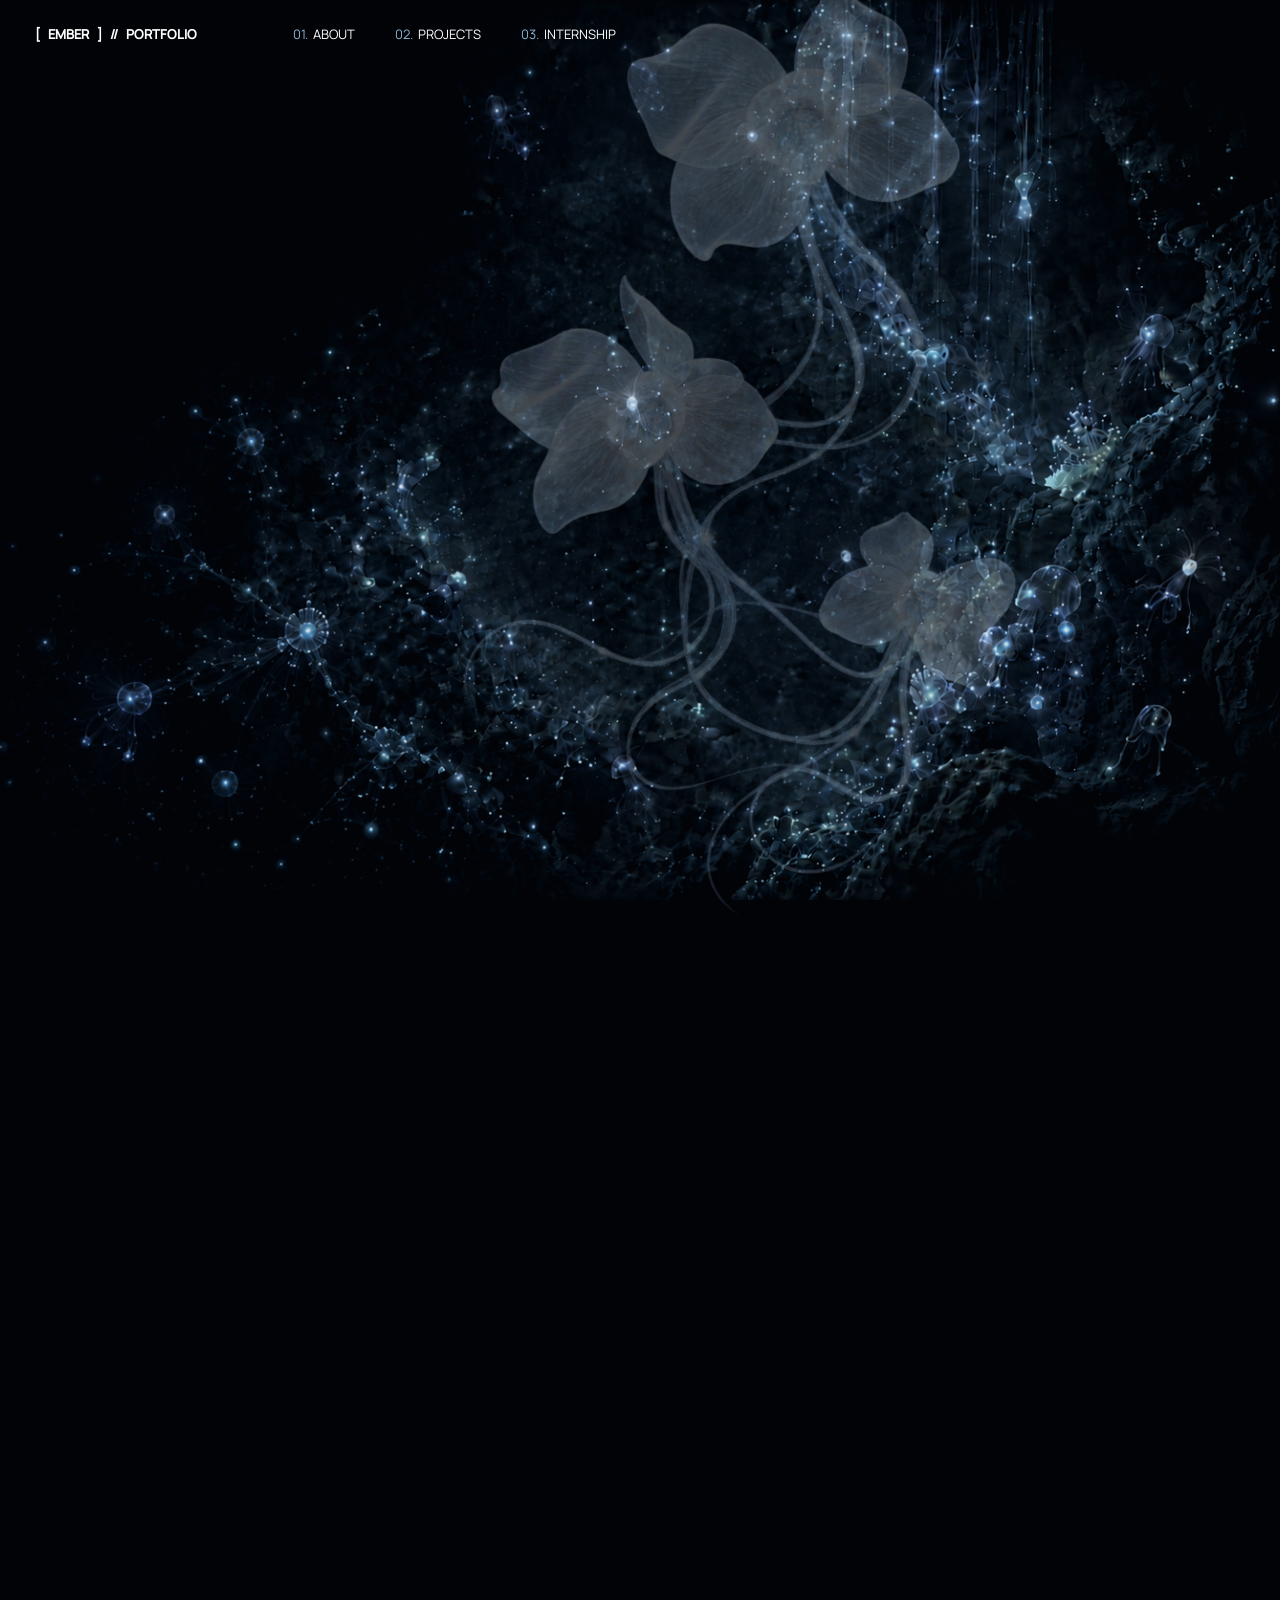
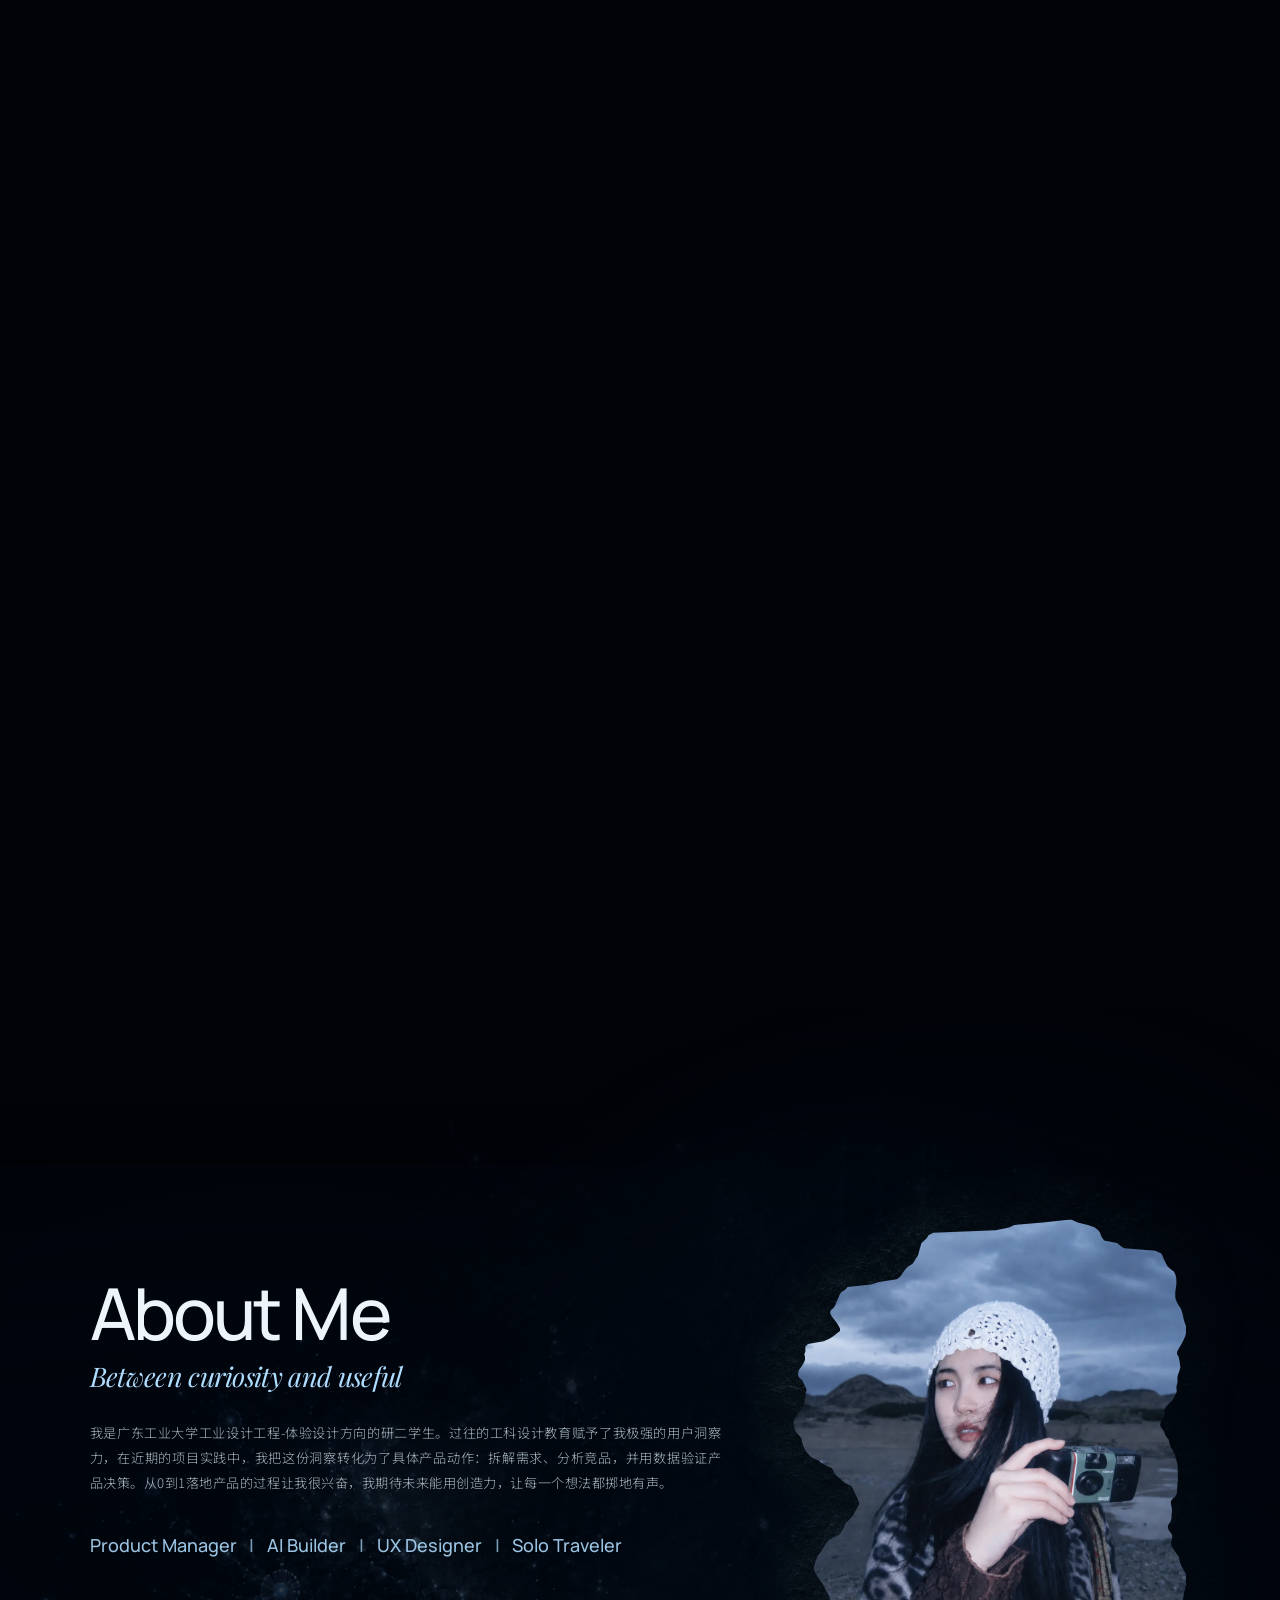
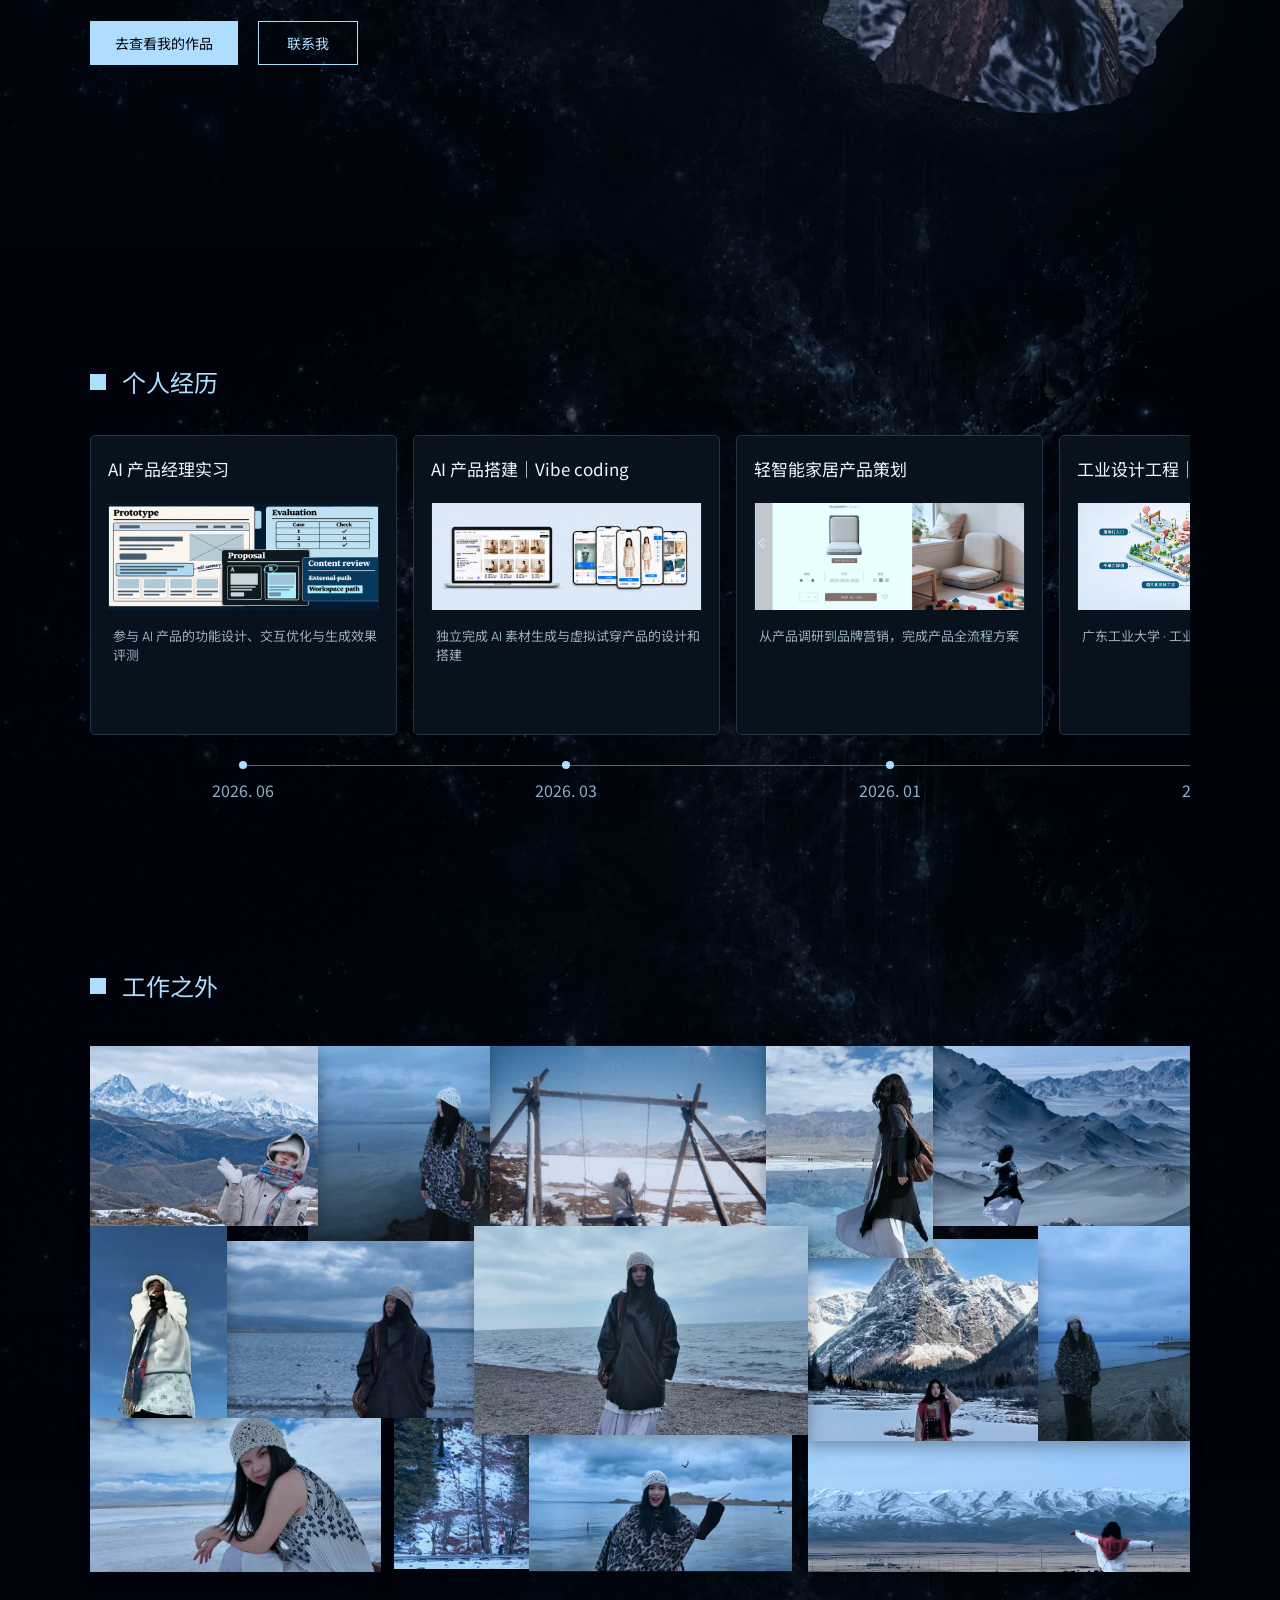
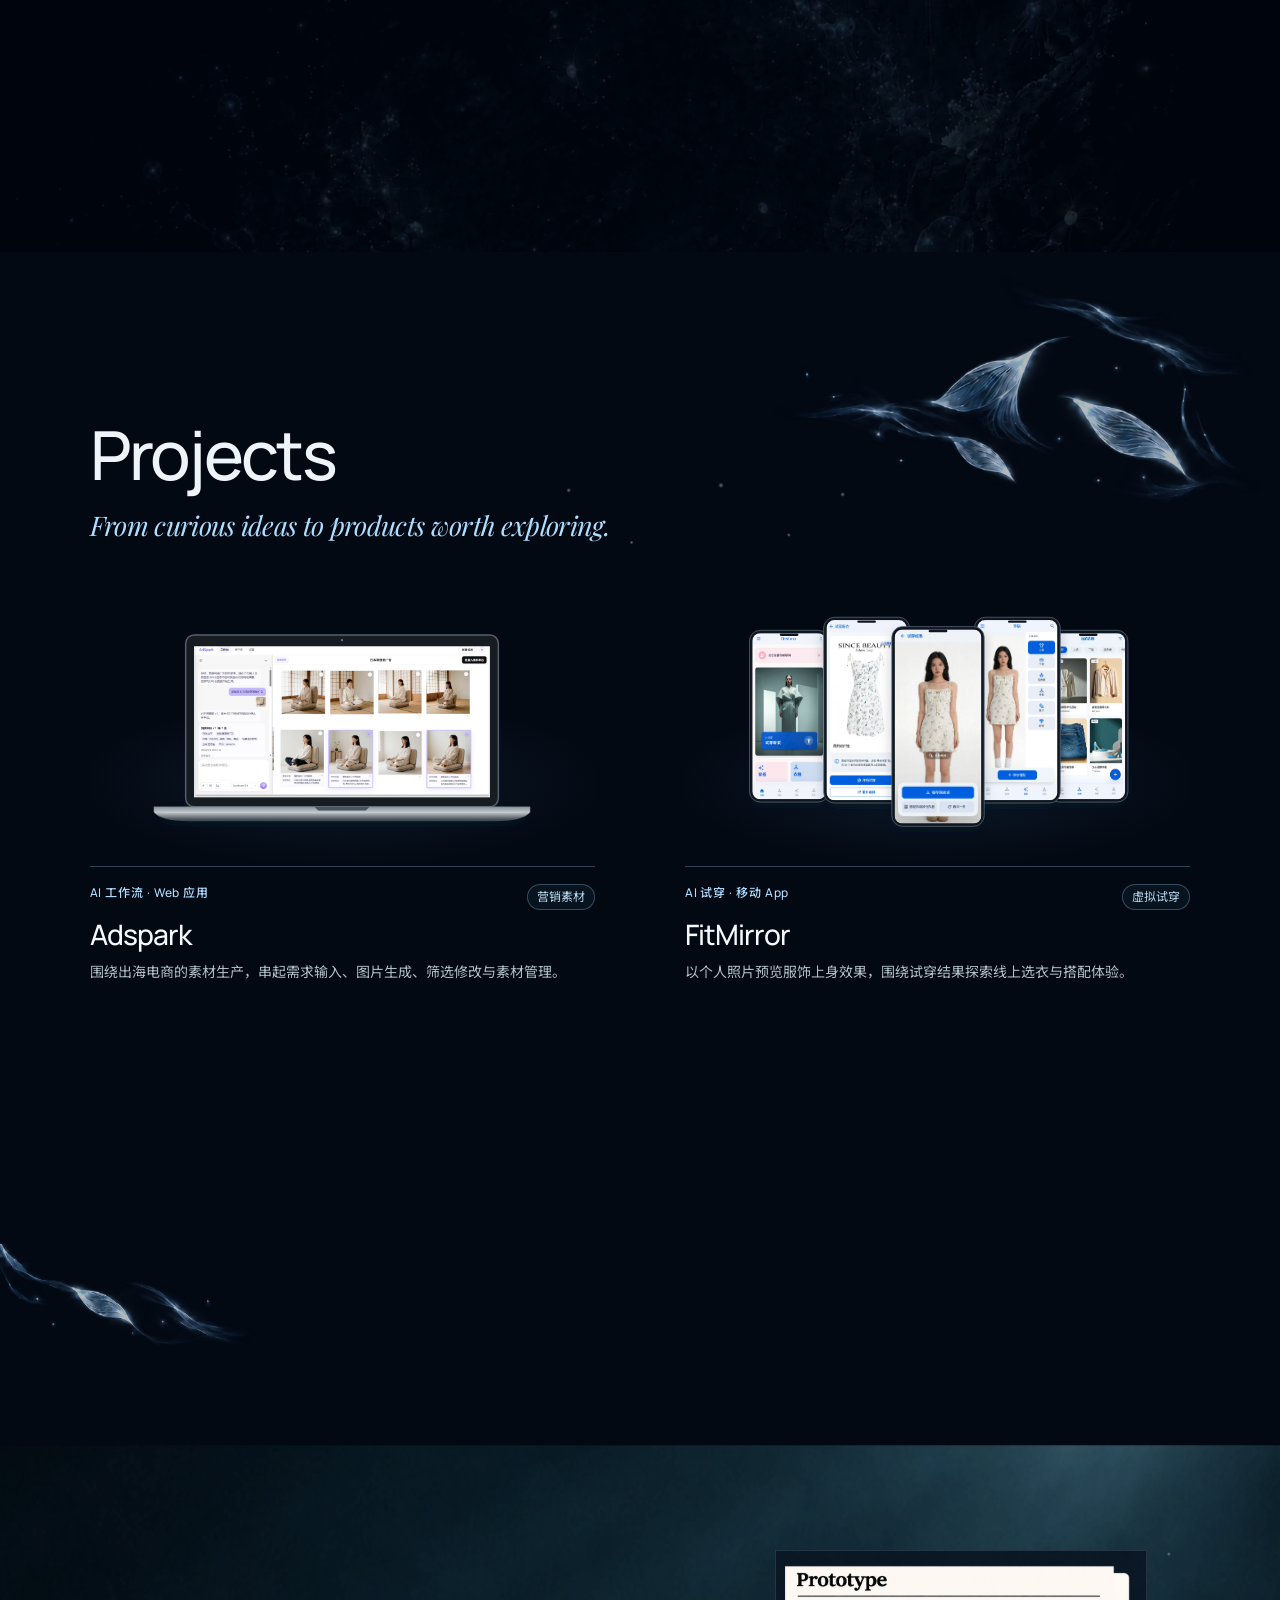
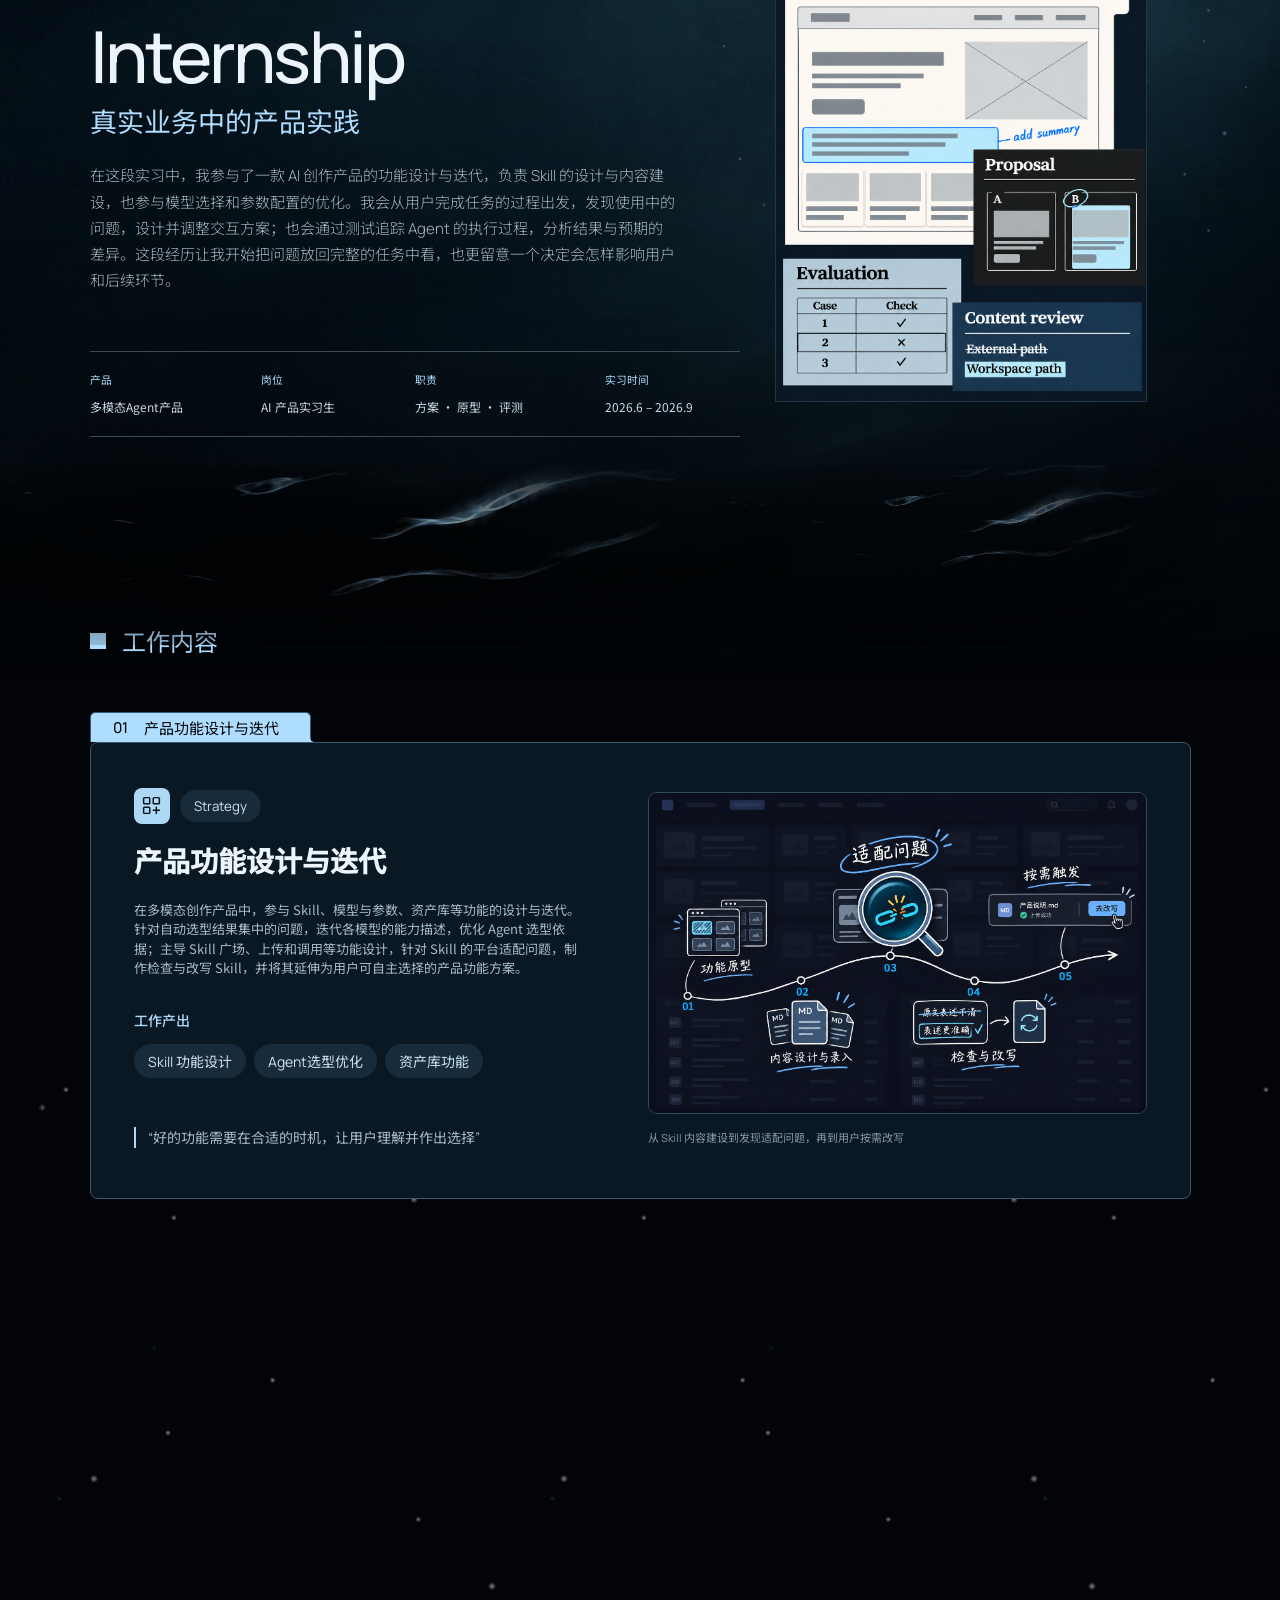
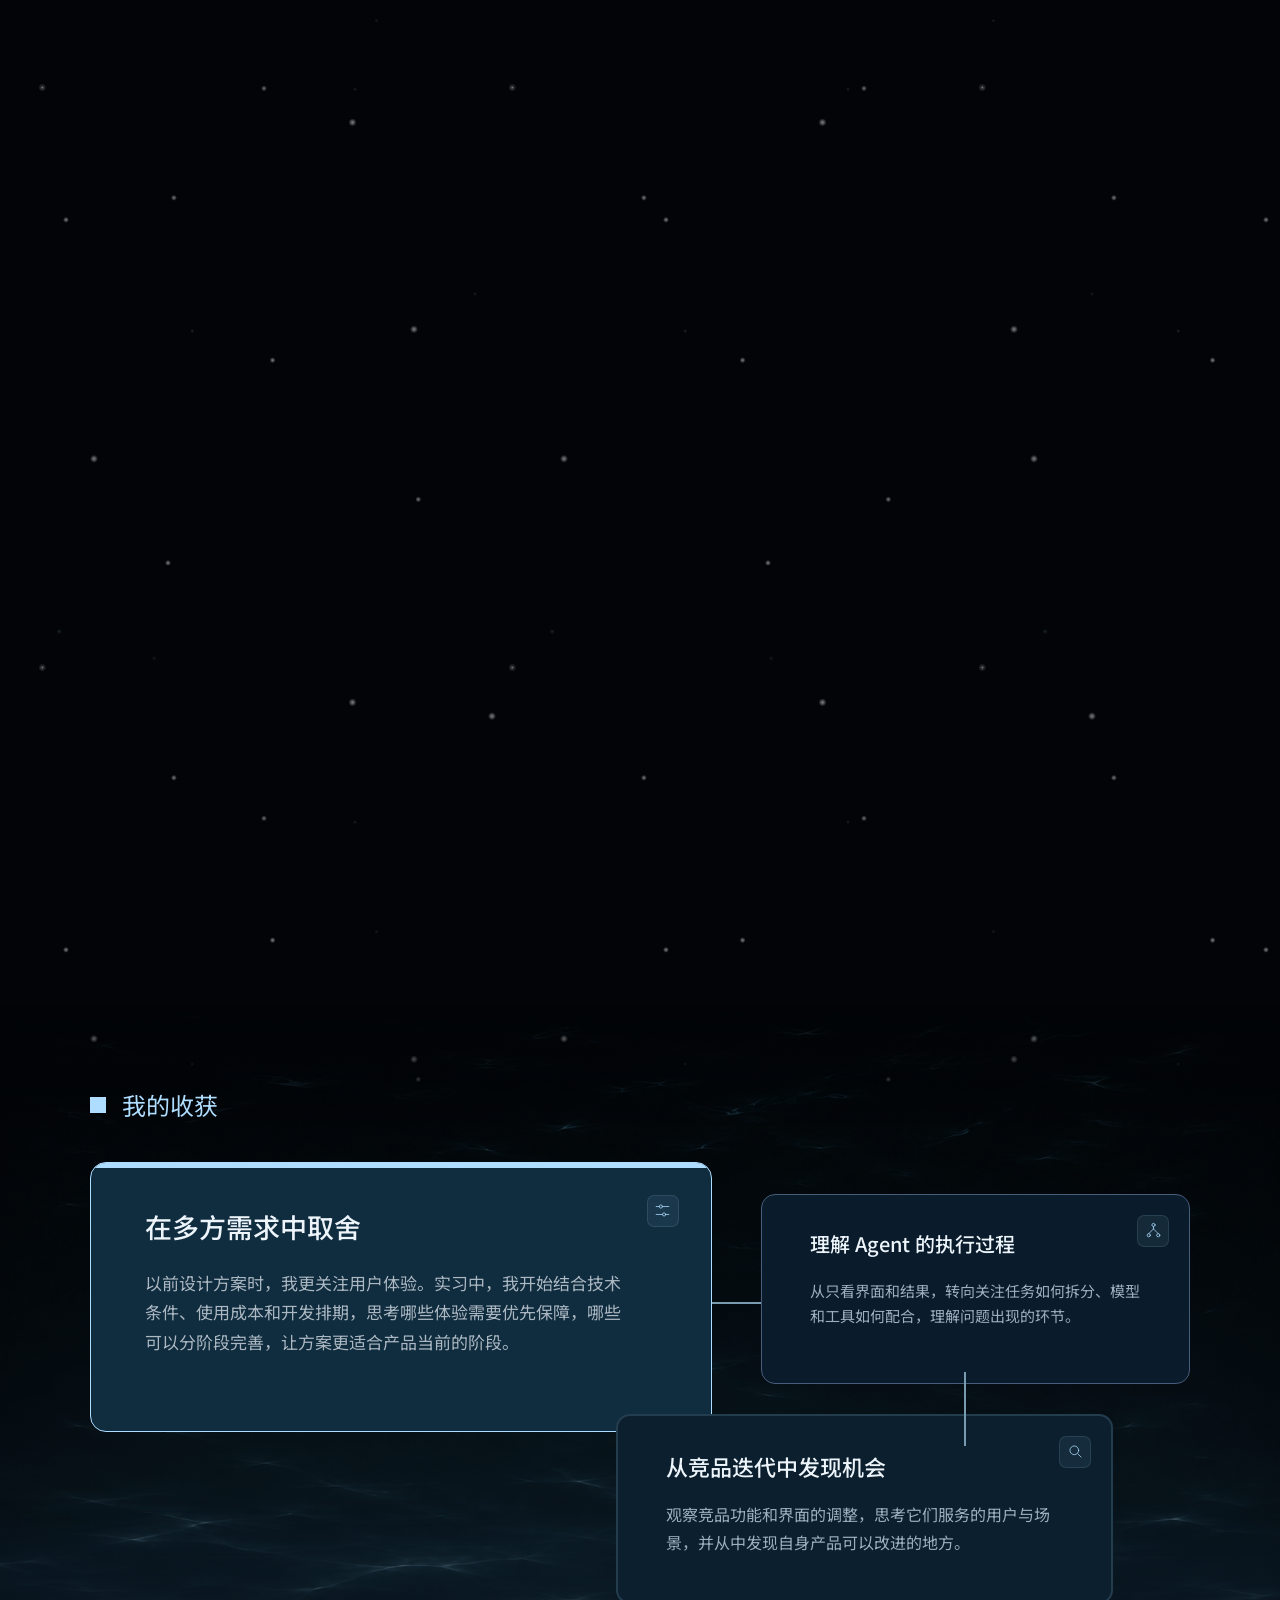
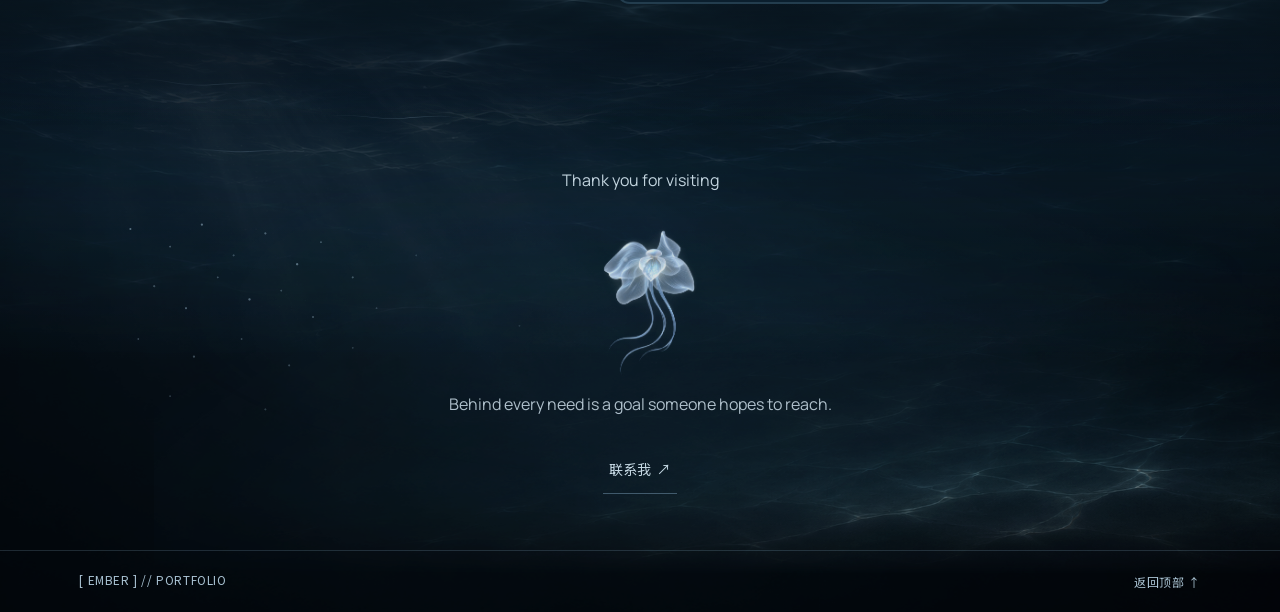
<file: index.html>
<!doctype html>
<html lang="zh-CN">
  <head>
    <meta charset="UTF-8" />
    <meta name="viewport" content="width=device-width, initial-scale=1, viewport-fit=cover" />
    <meta name="theme-color" content="#010307" />
    <title>EMBER // AI PRODUCT PORTFOLIO</title>
    <style>
      #home-opening-veil { position: fixed; inset: 0; width: 100%; height: 100%; z-index: 9999; pointer-events: none; background: #020407; animation: home-veil-timeout 0s 7s forwards; }
      html.home-opening .hero-video, html.home-opening .hero-fallback, html.home-opening .content-layer, html.home-opening .journey-nav { visibility: hidden; }
      html.home-opening .anim-fade-up, html.home-opening .anim-fade-in, html.home-opening .node-square, html.home-opening .connector, html.home-opening .plus { animation-play-state: paused; }
      @keyframes home-veil-timeout { to { visibility: hidden; } }
      @media (prefers-reduced-motion: reduce) { #home-opening-veil { display: none; } }
    </style>
    <script>if (!matchMedia('(prefers-reduced-motion: reduce)').matches) document.documentElement.classList.add('home-opening');</script>
    <link href="./local-fonts.css?v=20261117-local" rel="stylesheet" />
    <link rel="stylesheet" href="./styles.css?v=20261118-jeju-myeongjo" />
    <link rel="stylesheet" href="./home-ocean.css?v=20261030-18" />
    <link rel="stylesheet" href="./home-journey.css?v=20261117-photo-wall-hold" />
    <link rel="stylesheet" href="./home-ending.css?v=20261116-matched-type-1" />
    <link rel="prefetch" href="./about.html" />
    <link rel="prefetch" href="./internship.html" />
    <link rel="prefetch" href="./ai-projects.html" />
    <link rel="prefetch" href="./detail.css" as="style" />
    <link rel="prefetch" href="./navigation.css" as="style" />
    <link rel="prefetch" href="./assets/profile-photo-graded-v3.webp" as="image" />
    <link rel="prefetch" href="./assets/hero-orchids.png" as="image" />
  </head>
  <body>
    <canvas id="home-opening-veil" aria-hidden="true"></canvas>
    <section class="hero" aria-labelledby="hero-title">
      <video class="hero-video anim-fade-in" autoplay muted loop playsinline>
        <source src="./assets/home-background-original-20261117.mp4" type="video/mp4" />
      </video>
      <img class="hero-fallback" src="./assets/hero-orchids.png" alt="" aria-hidden="true" />
      <div class="ocean-atmosphere" aria-hidden="true">
        <div class="ocean-surface"></div>
        <div class="ocean-sunrays"></div>
        <div class="ocean-silt"></div>
      </div>
      <canvas class="ocean-wake" aria-hidden="true"></canvas>
      <div class="content-layer">
        <nav class="top-nav" aria-label="Main navigation">
          <div class="nav-left">
            <span class="wordmark anim-fade-up delay-200">[<span class="wordmark-name">EMBER</span>]<span class="wordmark-separator">//</span>PORTFOLIO</span>
            <div class="desktop-links">
              <a class="nav-item anim-fade-up delay-350" href="./about.html"><span>01.</span> <b data-copy="navAbout">ABOUT</b></a>
              <a class="nav-item anim-fade-up delay-450" href="./ai-projects.html"><span>02.</span> <b data-copy="navProjects">PROJECTS</b></a>
              <a class="nav-item anim-fade-up delay-550" href="./internship.html"><span>03.</span> <b data-copy="navInternship">INTERNSHIP</b></a>
            </div>
          </div>
          <button class="menu-toggle anim-fade-in delay-400" type="button" aria-label="Toggle menu" aria-expanded="false" aria-controls="mobile-menu">
            <span class="menu-icon"><i></i><i></i></span><span class="close-icon"><i></i><i></i></span>
          </button>
        </nav>
        <div class="mobile-menu" id="mobile-menu" aria-hidden="true">
          <div class="mobile-backdrop"></div>
          <div class="mobile-panel">
            <div class="mobile-links">
              <a href="./about.html"><span>01.</span> <b data-copy="navAbout">ABOUT</b></a><a href="./ai-projects.html"><span>02.</span> <b data-copy="navProjects">PROJECTS</b></a><a href="./internship.html"><span>03.</span> <b data-copy="navInternship">INTERNSHIP</b></a>
            </div>
          </div>
        </div>
        <div class="hero-copy">
          <h1 id="hero-title" class="hero-title anim-fade-up delay-400"><span data-copy="heroLine1">I question, shape,</span><span data-copy="heroLine2">and build</span><span data-copy="heroLine3">products.</span></h1>
          <a class="primary-cta anim-fade-up delay-900" href="./ai-projects.html"><span aria-hidden="true">↗</span><span data-copy="cta">EXPLORE PROJECTS</span></a>
        </div>
        <div class="grid-lines" aria-hidden="true">
          <i class="grid-v v1 delay-600"></i><i class="grid-v v2 delay-700"></i><i class="grid-v v3 delay-800"></i><i class="grid-v v4 delay-900"></i><i class="grid-h h1 delay-800"></i><i class="grid-h h2 delay-950"></i>
          <b class="plus p12 delay-1080"></b><b class="plus p13 delay-1160"></b><b class="plus p21 delay-1320"></b><b class="plus p22 delay-1400"></b><b class="plus p23 delay-1480"></b><b class="plus p24 delay-1560"></b>
        </div>
        <div class="node-system" aria-hidden="true">
          <svg class="connector delay-1000"><line x1="75%" y1="14%" x2="66%" y2="14%" /></svg><svg class="connector delay-1080"><line class="node-1-connector" x1="66%" y1="14%" x2="59%" y2="23%" /></svg><svg class="connector delay-1100"><line class="node-2-connector" x1="37%" y1="59%" x2="23%" y2="77%" /></svg><svg class="connector delay-1160"><line class="node-2-horizontal" x1="23%" y1="77%" x2="12%" y2="77%" /></svg><svg class="connector delay-1200"><line class="node-3-horizontal" x1="78%" y1="72%" x2="63%" y2="72%" /></svg><svg class="connector delay-1240"><line class="node-3-connector" x1="63%" y1="72%" x2="58%" y2="64%" /></svg>
          <span class="node-square node-1 delay-600"></span><span class="node-square node-2 delay-700"></span><span class="node-square node-3 delay-800"></span>
          <div class="node-label label-1 anim-slide-left delay-1400"><span class="node-label-title" data-copy="thinkingTitle">[ PRODUCT_THINKING ]</span><p data-copy="thinkingBody">Turning ambiguous problems into clear product choices.</p></div>
          <div class="node-label label-2 anim-slide-left delay-1500"><span class="node-label-title" data-copy="buildingTitle">[ BUILDING ]</span><p data-copy="buildingBody">Vibe-coded prototypes that make ideas testable.</p></div>
          <div class="node-label label-3 anim-slide-right delay-1560"><span class="node-label-title" data-copy="explorationTitle">[ EXPLORATION ]</span><p data-copy="explorationBody">Connecting AI capabilities with real human needs.</p></div>
        </div>
      </div>
    </section>
    <script src="./home-reveal.js?v=20261104-no-center-orb-1"></script>
    <script src="./script.js?v=20261118-no-language"></script>
    <script src="./home-journey.js?v=20261118-no-language"></script>
    <link rel="stylesheet" href="./journey-sections.css?v=seam-base-34">
    <script src="./journey-rift-edge.js?v=20261116-perf"></script>
    <script src="./growth-reveal.js?v=20261117-work-entrance"></script>
    <footer class="home-ending" aria-label="结束与联系">
      <div class="ending-water" aria-hidden="true"><div class="ending-bridge"></div><div class="ending-transition-shade"></div><div class="ending-seabed"></div><div class="ending-light-rays"></div><svg class="ending-silver-ripples" viewBox="0 0 800 230" preserveAspectRatio="none"><defs><linearGradient id="silver-ripple"><stop stop-color="#dcecf4" stop-opacity="0"/><stop offset=".45" stop-color="#dcecf4" stop-opacity=".65"/><stop offset=".57" stop-color="#f3f9fc" stop-opacity=".85"/><stop offset="1" stop-color="#dcecf4" stop-opacity="0"/></linearGradient></defs><g fill="none" stroke="url(#silver-ripple)" stroke-linecap="round"><path d="M75 69 C108 65 124 81 158 78 S198 72 228 80" stroke-width="1.1"/><path d="M274 125 C307 120 320 131 350 128 S387 122 409 129" stroke-width="1"/><path d="M137 176 C162 173 172 180 197 178 S218 175 237 178" stroke-width=".8"/></g></svg></div>
      <div class="ending-content">
        <p class="ending-thanks" lang="en">Thank you for visiting</p>
        <span class="ending-jellyfish-wrap" aria-hidden="true"><img class="ending-jellyfish" src="./assets/ending-orchid-v2.png" alt="" /></span>
        <p class="ending-reflection" lang="en">Behind every need is a goal someone hopes to reach.</p>
        <button type="button" class="ending-contact-button" aria-haspopup="dialog">联系我 <span aria-hidden="true">↗</span></button>
      </div>
      <div class="ending-bottom"><span>[ EMBER ] // PORTFOLIO</span><a href="#" class="ending-top">返回顶部 ↑</a></div>
    </footer>
    <script src="./model-comparison.js"></script>
    <script src="./journey-sections.js?v=20261117-work-entrance"></script>
    <script src="./home-ending.js"></script>
  </body>
</html>
</file>
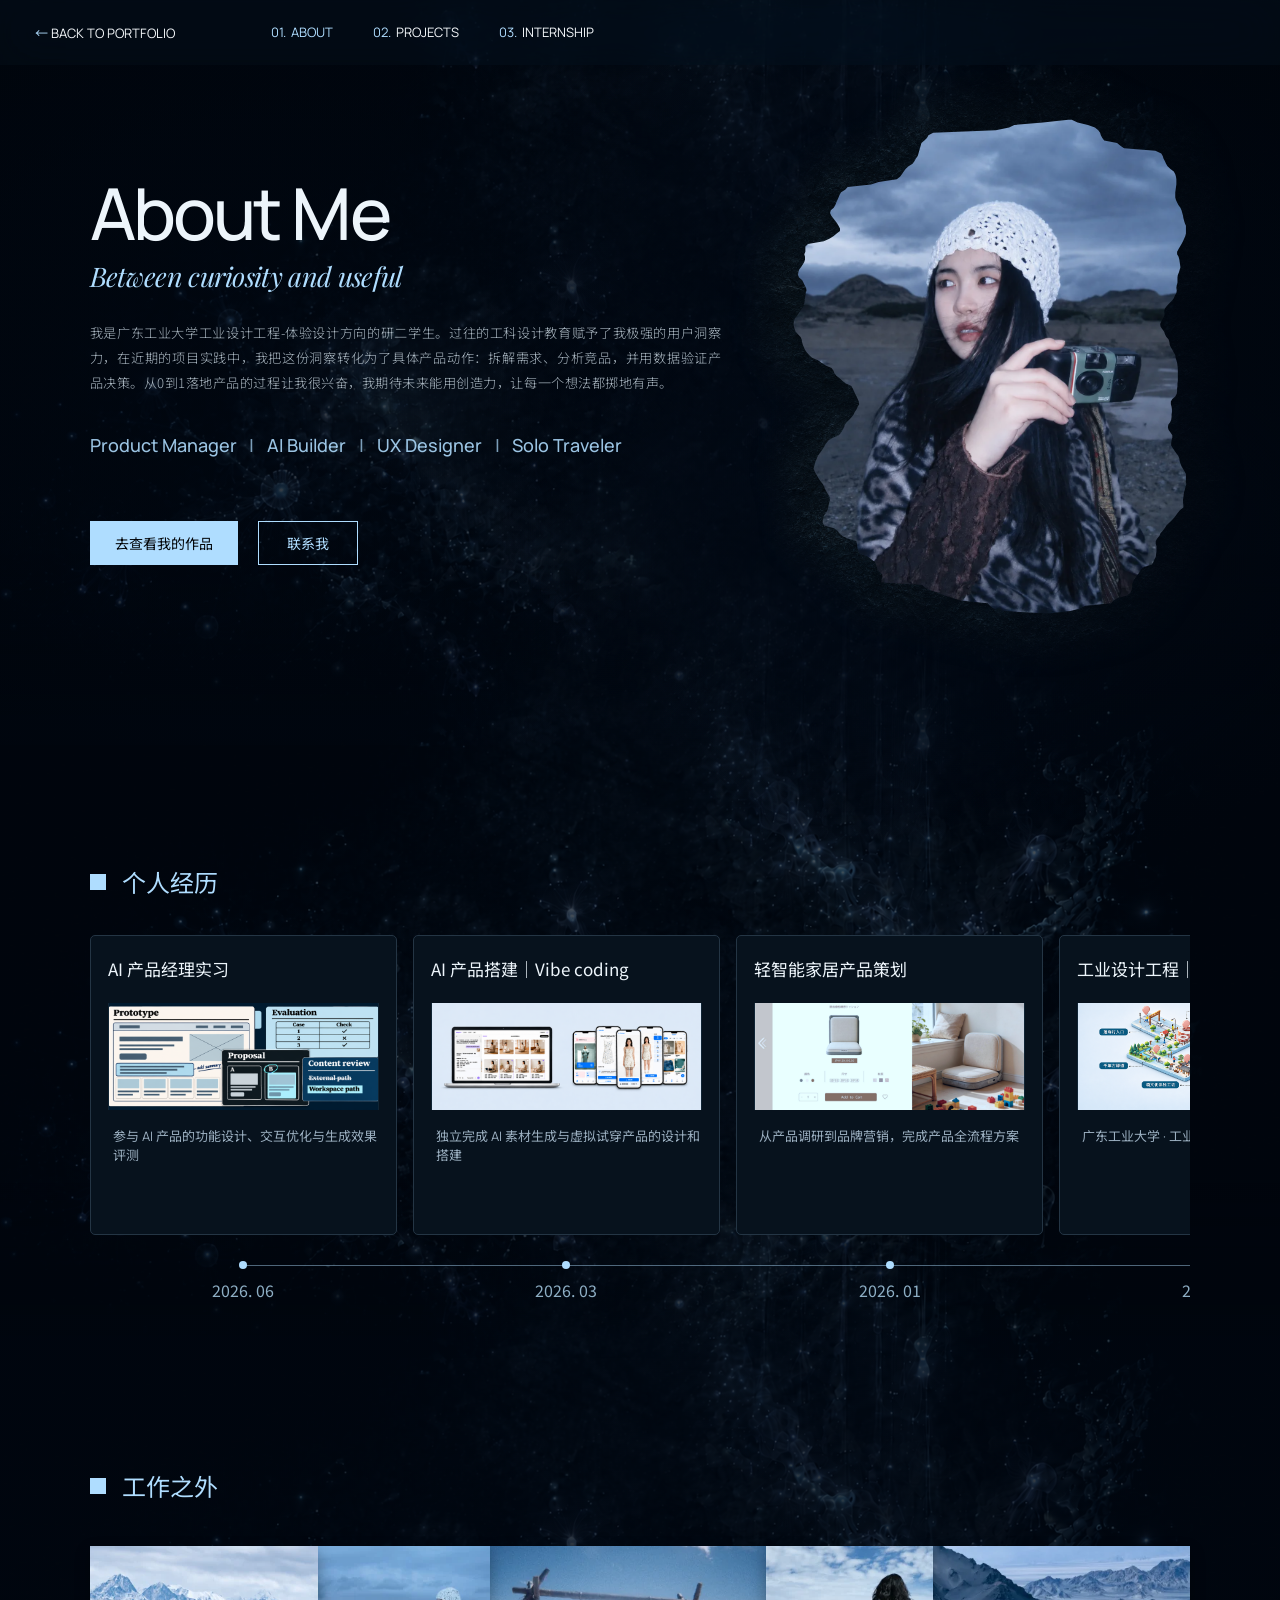
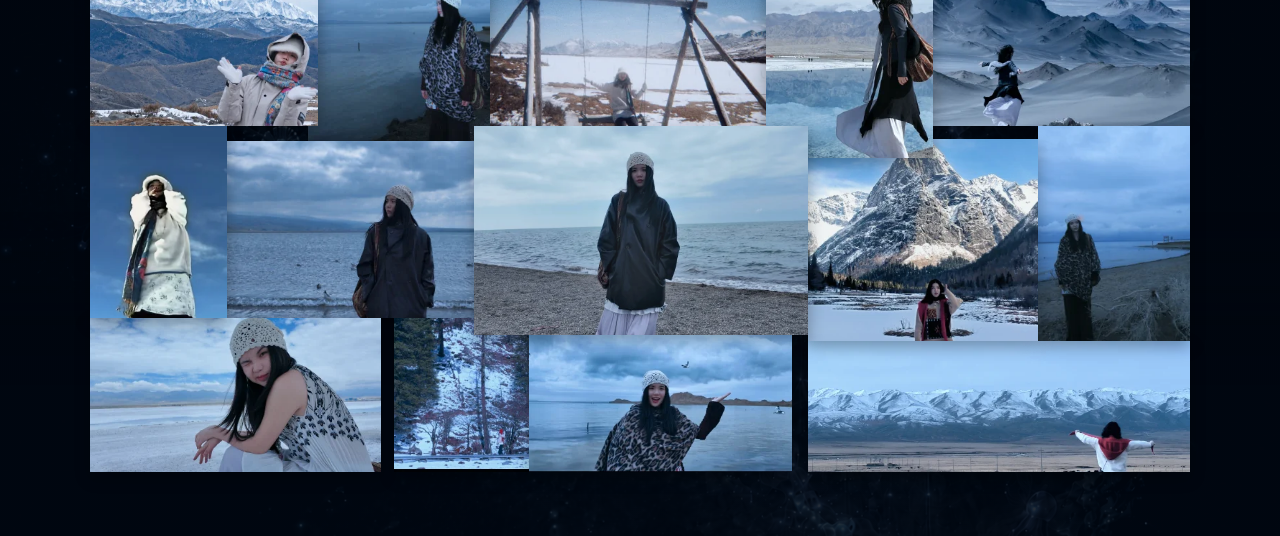
<file: about.html>
<!doctype html>
<html lang="en">
<head>
  <meta charset="UTF-8">
  <meta name="viewport" content="width=device-width,initial-scale=1,viewport-fit=cover">
  <meta name="description" content="About Ember — product thinking, AI prototypes and moments beyond work.">
  <title>About — EMBER</title>
  <link href="./local-fonts.css?v=20261117-local" rel="stylesheet">
  <link rel="preload" as="font" type="font/woff2" href="./assets/about/fonts/manrope-latin.woff2" crossorigin>
  <link rel="preload" as="font" type="font/woff2" href="./assets/about/fonts/playfair-italic-latin.woff2" crossorigin>
  <link rel="preload" as="image" href="./assets/about/portrait-v5-original.png" fetchpriority="high">
  <link rel="stylesheet" href="./detail.css">
  <link rel="stylesheet" href="./navigation.css?v=20261119-mobile-labels">
  <link rel="stylesheet" href="./about.css?v=20261117-photo-contrast-086">
  <script src="./about.js?v=20261116-experience-gentle" defer></script>
</head>
<body class="about-page frosted-nav-page">
  <nav class="detail-nav">
    <a class="back" href="./index.html"><span>←</span> <b data-copy="back">BACK TO PORTFOLIO</b></a>
  </nav>
  <main class="about-main" id="main-content">
    <section class="about-intro" aria-labelledby="about-title">
      <div class="about-copy">
        <h1 id="about-title" data-en="About Me" data-zh="关于我">About Me</h1>
        <p class="about-subtitle" data-en="Between curiosity and useful" data-zh="从好奇出发，走向真实与有用">Between curiosity and useful</p>
        <div class="about-bio-group">
        <p class="about-bio" lang="zh-CN">我是广东工业大学工业设计工程-体验设计方向的研二学生。过往的工科设计教育赋予了我极强的用户洞察力，在近期的项目实践中，我把这份洞察转化为了具体产品动作：拆解需求、分析竞品，并用数据验证产品决策。从0到1落地产品的过程让我很兴奋，我期待未来能用创造力，让每一个想法都掷地有声。</p>
        <ul class="about-capabilities" aria-label="Roles and interests">
          <li>Product Manager</li><li>AI Builder</li><li>UX Designer</li><li>Solo Traveler</li>
        </ul>
        </div>
        <div class="about-actions">
          <a class="about-work-button" href="./ai-projects.html" lang="zh-CN">去查看我的作品</a>
          <button class="about-contact-button" type="button" aria-haspopup="dialog" aria-controls="contact-dialog" lang="zh-CN">联系我</button>
        </div>
      </div>
      <div class="about-portrait-anchor">
        <figure class="about-portrait">
          <div class="about-portrait-window"><div class="about-portrait-crop"><img src="./assets/about/portrait-v5-original.png" fetchpriority="high" decoding="async" alt="洞口暗岩中的旅行人像" data-node-id="706:93"></div></div>
        </figure>
      </div>
    </section>

    <section class="about-experience" aria-labelledby="experience-title">
      <header class="about-section-heading">
        <h2 id="experience-title">个人经历</h2>
      </header>
      <div class="experience-carousel">
        <div class="experience-viewport" id="experience-viewport" tabindex="0" role="region" aria-roledescription="横向经历列表" aria-label="个人经历，可使用左右方向键浏览">
          <ol class="experience-track">
          <li class="experience-item">
            <article class="experience-card">
              <h3>AI 产品经理实习</h3>
              <img class="experience-image" src="./assets/about/experience-internship.png" alt="产品原型、方案、评测与内容审核示意" loading="lazy" decoding="async">
              <p>参与 AI 产品的功能设计、交互优化与生成效果评测</p>
            </article>
            <div class="experience-progress" aria-hidden="true"><span class="timeline-node"></span><time>2026. 06</time></div>
          </li>
          <li class="experience-item">
            <article class="experience-card" data-featured="true">
              <h3>AI 产品搭建｜Vibe coding</h3>
              <img class="experience-image" src="./assets/about/experience-ai-build.png" alt="AI 素材生成与虚拟试穿产品界面" loading="lazy" decoding="async">
              <p>独立完成 AI 素材生成与虚拟试穿产品的设计和搭建</p>
            </article>
            <div class="experience-progress" aria-hidden="true"><span class="timeline-node"></span><time>2026. 03</time></div>
          </li>
          <li class="experience-item">
            <article class="experience-card">
              <h3>轻智能家居产品策划</h3>
              <img class="experience-image" src="./assets/about/experience-product-planning.png" alt="产品展示页面与座椅场景" loading="lazy" decoding="async">
              <p>从产品调研到品牌营销，完成产品全流程方案</p>
            </article>
            <div class="experience-progress" aria-hidden="true"><span class="timeline-node"></span><time>2026. 01</time></div>
          </li>
          <li class="experience-item">
            <article class="experience-card">
              <h3>工业设计工程｜硕士阶段</h3>
              <img class="experience-image" src="./assets/about/experience-masters-map.png" alt="莲麻村体验项目服务地图" loading="lazy" decoding="async">
              <p>广东工业大学 · 工业设计工程 · 体验设计方向</p>
            </article>
            <div class="experience-progress" aria-hidden="true"><span class="timeline-node"></span><time>2025. 09</time></div>
          </li>
          <li class="experience-item">
            <article class="experience-card">
              <h3>风景园林｜本科阶段</h3>
              <img class="experience-image" src="./assets/about/experience-landscape.png" alt="滨水公园景观俯视图" loading="lazy" decoding="async">
              <p>塑造了用户需求分析、场景调研与方案设计能力</p>
            </article>
            <div class="experience-progress" aria-hidden="true"><span class="timeline-node"></span><time>2021. 09</time></div>
          </li>
          </ol>
        </div>
      </div>
    </section>

    <section class="about-outside" aria-labelledby="outside-title">
      <header class="about-section-heading">
        <h2 id="outside-title">工作之外</h2>
      </header>
      <div class="photo-wall" aria-label="旅行照片墙">
        <button class="photo-tile photo-main" type="button" aria-label="站在海边的主照片，放大查看" aria-pressed="false" data-node-id="522:490" style="--x:34.94467%;--y:34.14634%;--w:30.28538%;--h:39.75610%;--layer:20;--image-x:-4.61538%;--image-y:-4.54545%;--image-w:109.23077%;--image-h:113.63636%">
          <span class="photo-reveal"><span class="photo-crop"><img src="./assets/about/photo-08-main.webp" width="568" height="400" loading="lazy" decoding="async" alt="站在海边的主照片"></span></span>
        </button>
        <button class="photo-tile" type="button" aria-label="雪山前的旅行合影，放大查看" aria-pressed="false" data-node-id="522:464" style="--x:0.00000%;--y:0.00000%;--w:20.73384%;--h:34.14634%;--layer:5;--image-x:0.00000%;--image-y:-2.85714%;--image-w:103.93258%;--image-h:110.00000%">
          <span class="photo-reveal"><span class="photo-crop"><img src="./assets/about/photo-01.webp" width="370" height="308" loading="lazy" decoding="async" alt="雪山前的旅行合影"></span></span>
        </button>
        <button class="photo-tile" type="button" aria-label="远山前的旅行瞬间，放大查看" aria-pressed="false" data-node-id="522:466" style="--x:65.23005%;--y:75.00000%;--w:34.76995%;--h:25.00000%;--layer:2;--image-x:-2.34506%;--image-y:-3.90244%;--image-w:102.34506%;--image-h:113.65854%">
          <span class="photo-reveal"><span class="photo-crop"><img src="./assets/about/photo-14.webp" width="611" height="233" loading="lazy" decoding="async" alt="远山前的旅行瞬间"></span></span>
        </button>
        <button class="photo-tile" type="button" aria-label="雪地秋千，放大查看" aria-pressed="false" data-node-id="522:468" style="--x:36.40070%;--y:0.00000%;--w:25.04368%;--h:34.14634%;--layer:3;--image-x:-3.25581%;--image-y:-3.01887%;--image-w:106.51163%;--image-h:110.56604%">
          <span class="photo-reveal"><span class="photo-crop"><img src="./assets/about/photo-03.webp" width="458" height="293" loading="lazy" decoding="async" alt="雪地秋千"></span></span>
        </button>
        <button class="photo-tile" type="button" aria-label="湖边与远山，放大查看" aria-pressed="false" data-node-id="522:470" style="--x:19.80198%;--y:0.00000%;--w:16.59872%;--h:36.95122%;--layer:4;--image-x:0.00000%;--image-y:-2.64026%;--image-w:104.91228%;--image-h:109.24092%">
          <span class="photo-reveal"><span class="photo-crop"><img src="./assets/about/photo-02.webp" width="299" height="331" loading="lazy" decoding="async" alt="湖边与远山"></span></span>
        </button>
        <button class="photo-tile" type="button" aria-label="山谷中的风景与人物，放大查看" aria-pressed="false" data-node-id="522:472" style="--x:76.58707%;--y:0.00000%;--w:23.41293%;--h:34.14634%;--layer:5;--image-x:-3.48259%;--image-y:-2.85714%;--image-w:103.48259%;--image-h:110.00000%">
          <span class="photo-reveal"><span class="photo-crop"><img src="./assets/about/photo-05.webp" width="416" height="308" loading="lazy" decoding="async" alt="山谷中的风景与人物"></span></span>
        </button>
        <button class="photo-tile" type="button" aria-label="湖边的背影，放大查看" aria-pressed="false" data-node-id="522:474" style="--x:86.19685%;--y:34.14634%;--w:13.80315%;--h:40.85366%;--layer:6;--image-x:-5.90717%;--image-y:-2.38806%;--image-w:105.90717%;--image-h:108.35821%">
          <span class="photo-reveal"><span class="photo-crop"><img src="./assets/about/photo-10.webp" width="251" height="363" loading="lazy" decoding="async" alt="湖边的背影"></span></span>
        </button>
        <button class="photo-tile" type="button" aria-label="阴天下的海边，放大查看" aria-pressed="false" data-node-id="522:476" style="--x:12.52184%;--y:36.95122%;--w:22.42283%;--h:33.78049%;--layer:7;--image-x:-3.63636%;--image-y:-2.88809%;--image-w:107.27273%;--image-h:110.10830%">
          <span class="photo-reveal"><span class="photo-crop"><img src="./assets/about/photo-07.webp" width="413" height="305" loading="lazy" decoding="async" alt="阴天下的海边"></span></span>
        </button>
        <button class="photo-tile" type="button" aria-label="冬日树林中的旅行记录，放大查看" aria-pressed="false" data-node-id="522:478" style="--x:27.66453%;--y:70.73171%;--w:12.23063%;--h:29.26829%;--layer:8;--image-x:-6.66667%;--image-y:-11.00000%;--image-w:113.33333%;--image-h:111.66667%">
          <span class="photo-reveal"><span class="photo-crop"><img src="./assets/about/photo-06.webp" width="238" height="268" loading="lazy" decoding="async" alt="冬日树林中的旅行记录"></span></span>
        </button>
        <button class="photo-tile" type="button" aria-label="盐湖边的旅行照片，放大查看" aria-pressed="false" data-node-id="522:480" style="--x:0.00000%;--y:70.73171%;--w:26.44147%;--h:29.26829%;--layer:9;--image-x:0.00000%;--image-y:-3.33333%;--image-w:103.08370%;--image-h:111.66667%">
          <span class="photo-reveal"><span class="photo-crop"><img src="./assets/about/photo-11.webp" width="468" height="268" loading="lazy" decoding="async" alt="盐湖边的旅行照片"></span></span>
        </button>
        <button class="photo-tile" type="button" aria-label="湖面与飞鸟，放大查看" aria-pressed="false" data-node-id="522:482" style="--x:39.89517%;--y:73.90244%;--w:24.46127%;--h:26.09756%;--layer:10;--image-x:-3.33333%;--image-y:-3.73832%;--image-w:104.28571%;--image-h:113.08411%">
          <span class="photo-reveal"><span class="photo-crop"><img src="./assets/about/photo-13.webp" width="438" height="242" loading="lazy" decoding="async" alt="湖面与飞鸟"></span></span>
        </button>
        <button class="photo-tile" type="button" aria-label="冬日阳光下的旅行瞬间，放大查看" aria-pressed="false" data-node-id="522:484" style="--x:0.00000%;--y:34.14634%;--w:12.52184%;--h:36.58537%;--layer:11;--image-x:0.00000%;--image-y:-2.66667%;--image-w:106.51163%;--image-h:109.33333%">
          <span class="photo-reveal"><span class="photo-crop"><img src="./assets/about/photo-12.webp" width="229" height="328" loading="lazy" decoding="async" alt="冬日阳光下的旅行瞬间"></span></span>
        </button>
        <button class="photo-tile" type="button" aria-label="雪山与山谷，放大查看" aria-pressed="false" data-node-id="522:486" style="--x:65.23005%;--y:36.58537%;--w:20.96680%;--h:38.41463%;--layer:12;--image-x:-3.88889%;--image-y:0.00000%;--image-w:107.77778%;--image-h:106.34921%">
          <span class="photo-reveal"><span class="photo-crop"><img src="./assets/about/photo-09.webp" width="388" height="335" loading="lazy" decoding="async" alt="雪山与山谷"></span></span>
        </button>
        <button class="photo-tile" type="button" aria-label="湖边的旅行瞬间，放大查看" aria-pressed="false" data-node-id="522:488" style="--x:61.44438%;--y:0.00000%;--w:15.14269%;--h:40.24390%;--layer:13;--image-x:-5.38462%;--image-y:-2.42424%;--image-w:110.76923%;--image-h:108.48485%">
          <span class="photo-reveal"><span class="photo-crop"><img src="./assets/about/photo-04.webp" width="288" height="358" loading="lazy" decoding="async" alt="湖边的旅行瞬间"></span></span>
        </button>
      </div>
    </section>

  </main>
  <dialog class="about-contact-dialog" id="contact-dialog" aria-labelledby="contact-title">
    <div class="contact-dialog-content">
      <form method="dialog" class="contact-close-form"><button type="submit" aria-label="关闭联系窗口">×</button></form>
      <h2 id="contact-title">联系我</h2>
      <p class="contact-intro">如果你想交流作品或工作机会，欢迎联系我。</p>
      <div class="contact-details">
        <div class="contact-item"><span>邮箱 / EMAIL</span><div class="contact-row"><span class="contact-value">kunandpolly@qq.com</span><button type="button" class="contact-copy" data-copy-value="kunandpolly@qq.com" aria-label="复制邮箱"><span class="copy-icon" aria-hidden="true"></span></button></div></div>
        <div class="contact-item"><span>电话 / PHONE</span><div class="contact-row"><span class="contact-value">138 2978 6272</span><button type="button" class="contact-copy" data-copy-value="13829786272" aria-label="复制电话号码"><span class="copy-icon" aria-hidden="true"></span></button></div></div>
      </div>
      <p class="contact-copy-status" role="status" aria-live="polite"></p>
    </div>
  </dialog>
  <script src="./detail.js?v=20261119-mobile-labels"></script>
</body>
</html>
</file>
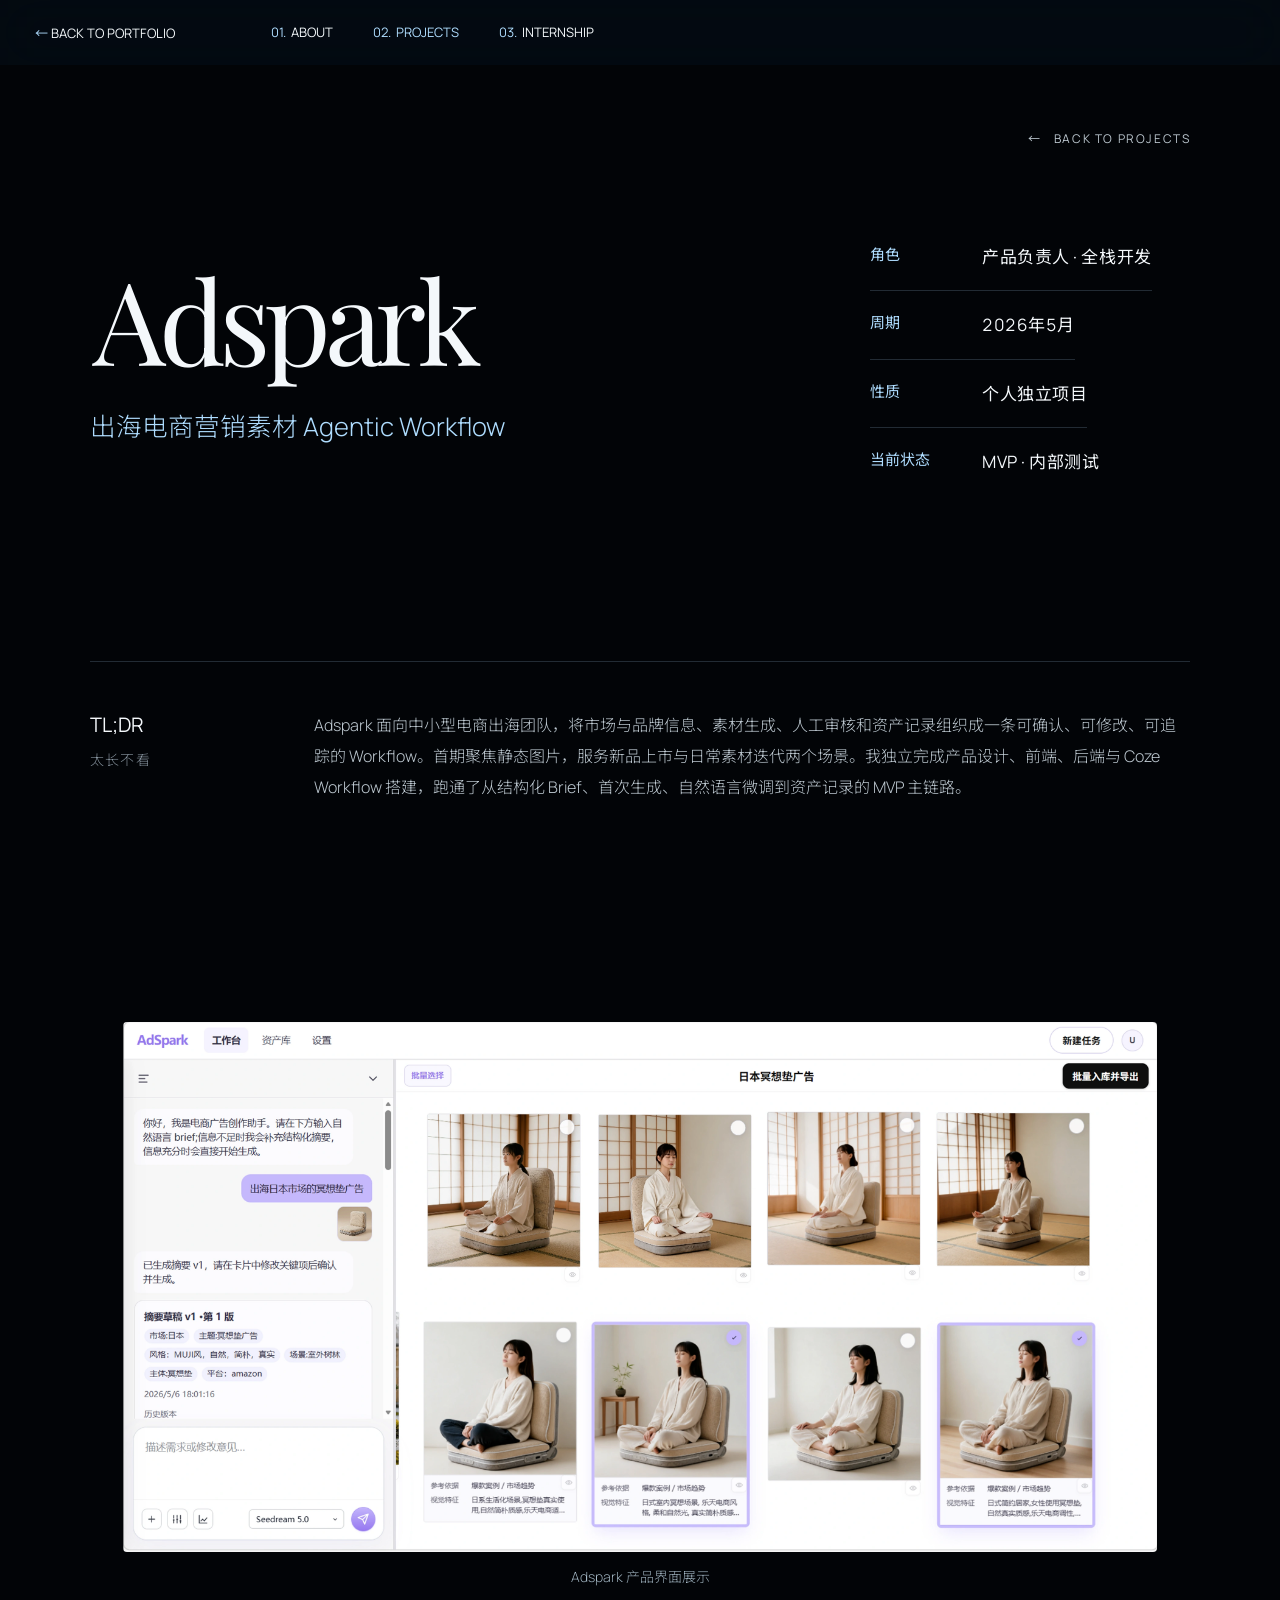
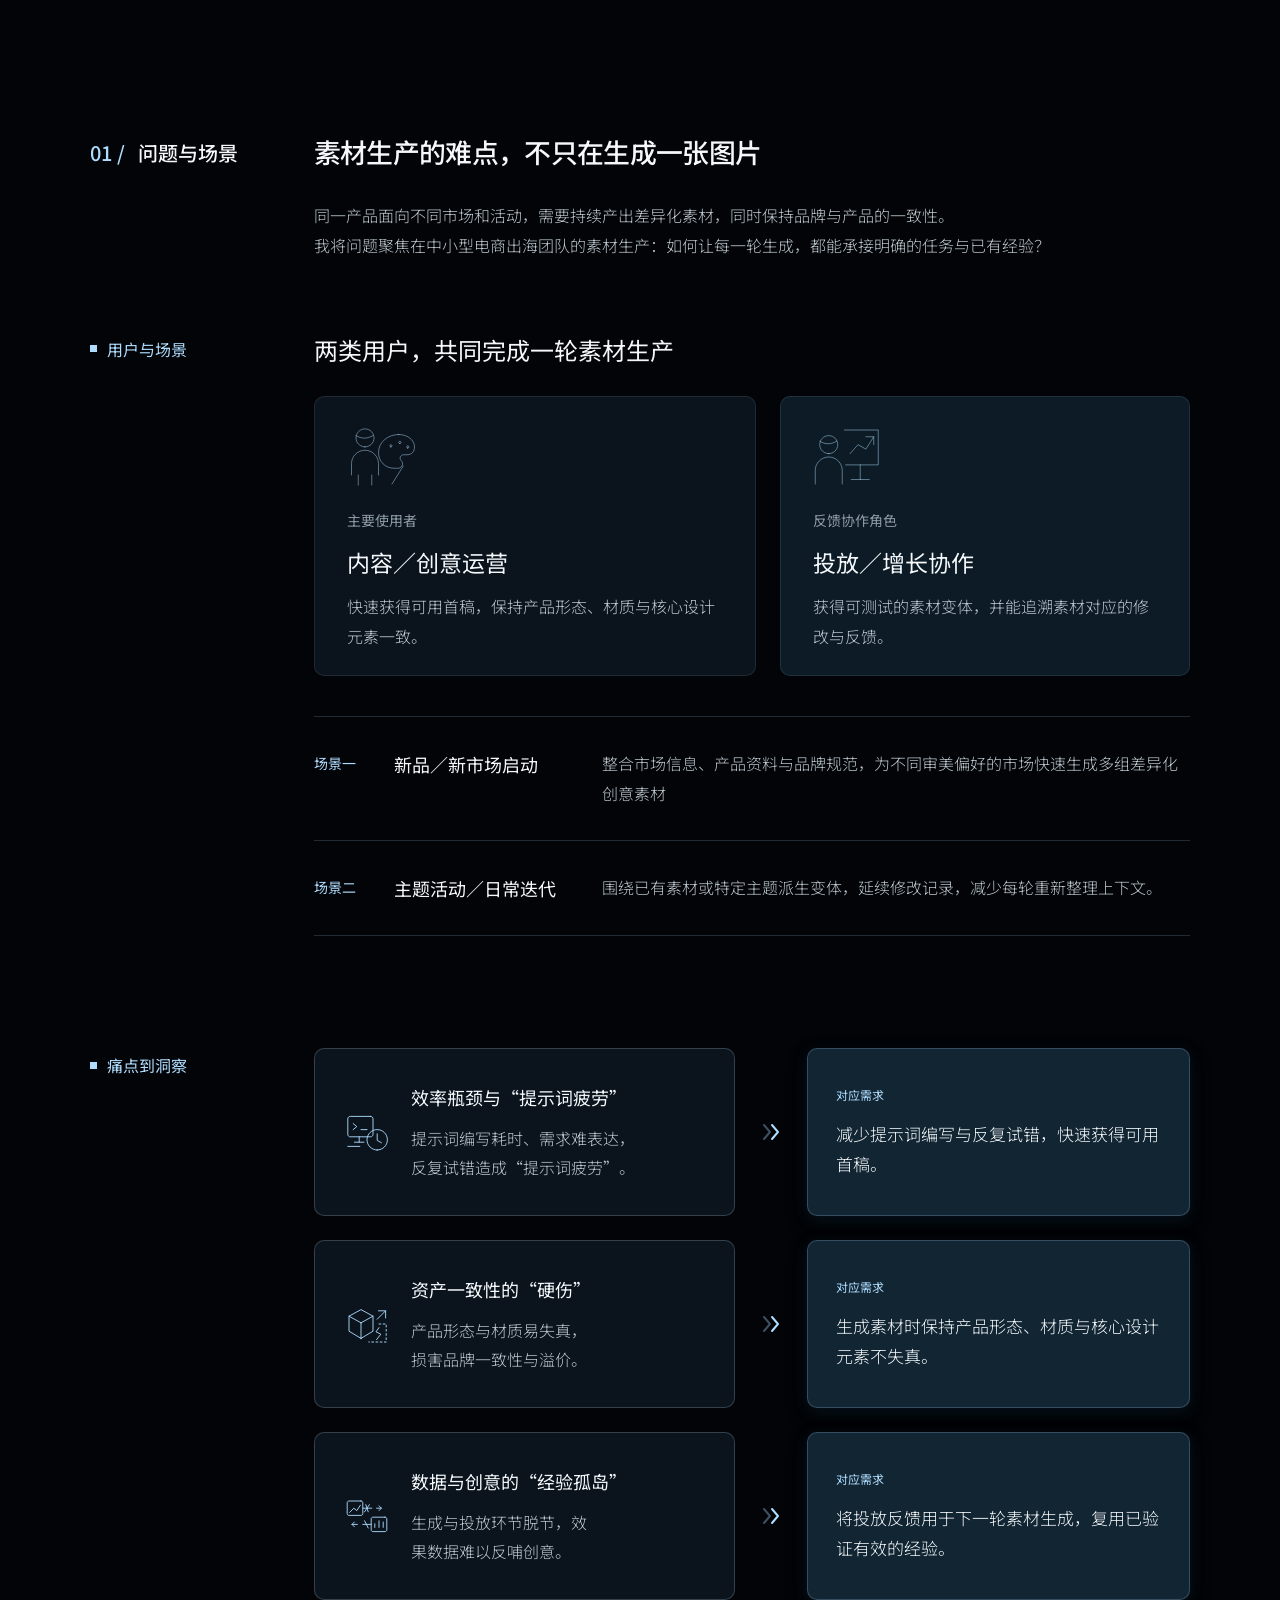
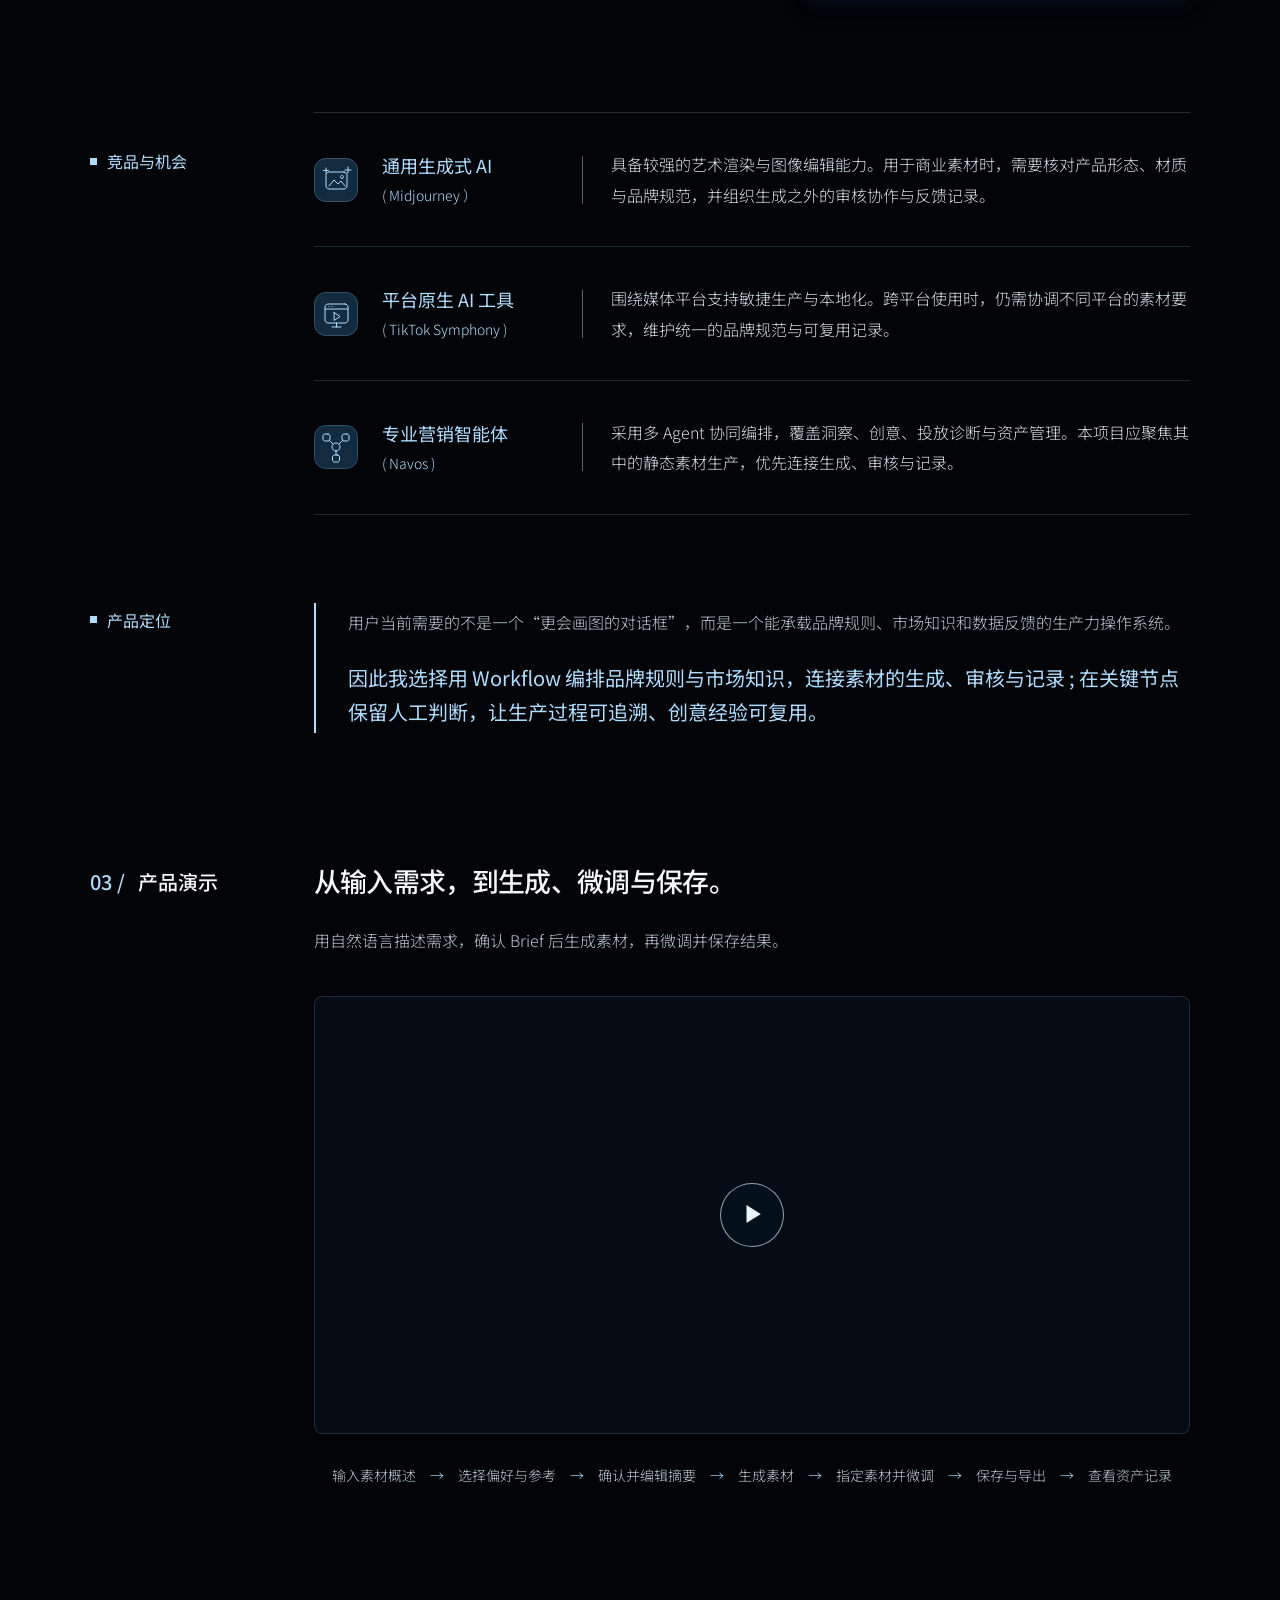
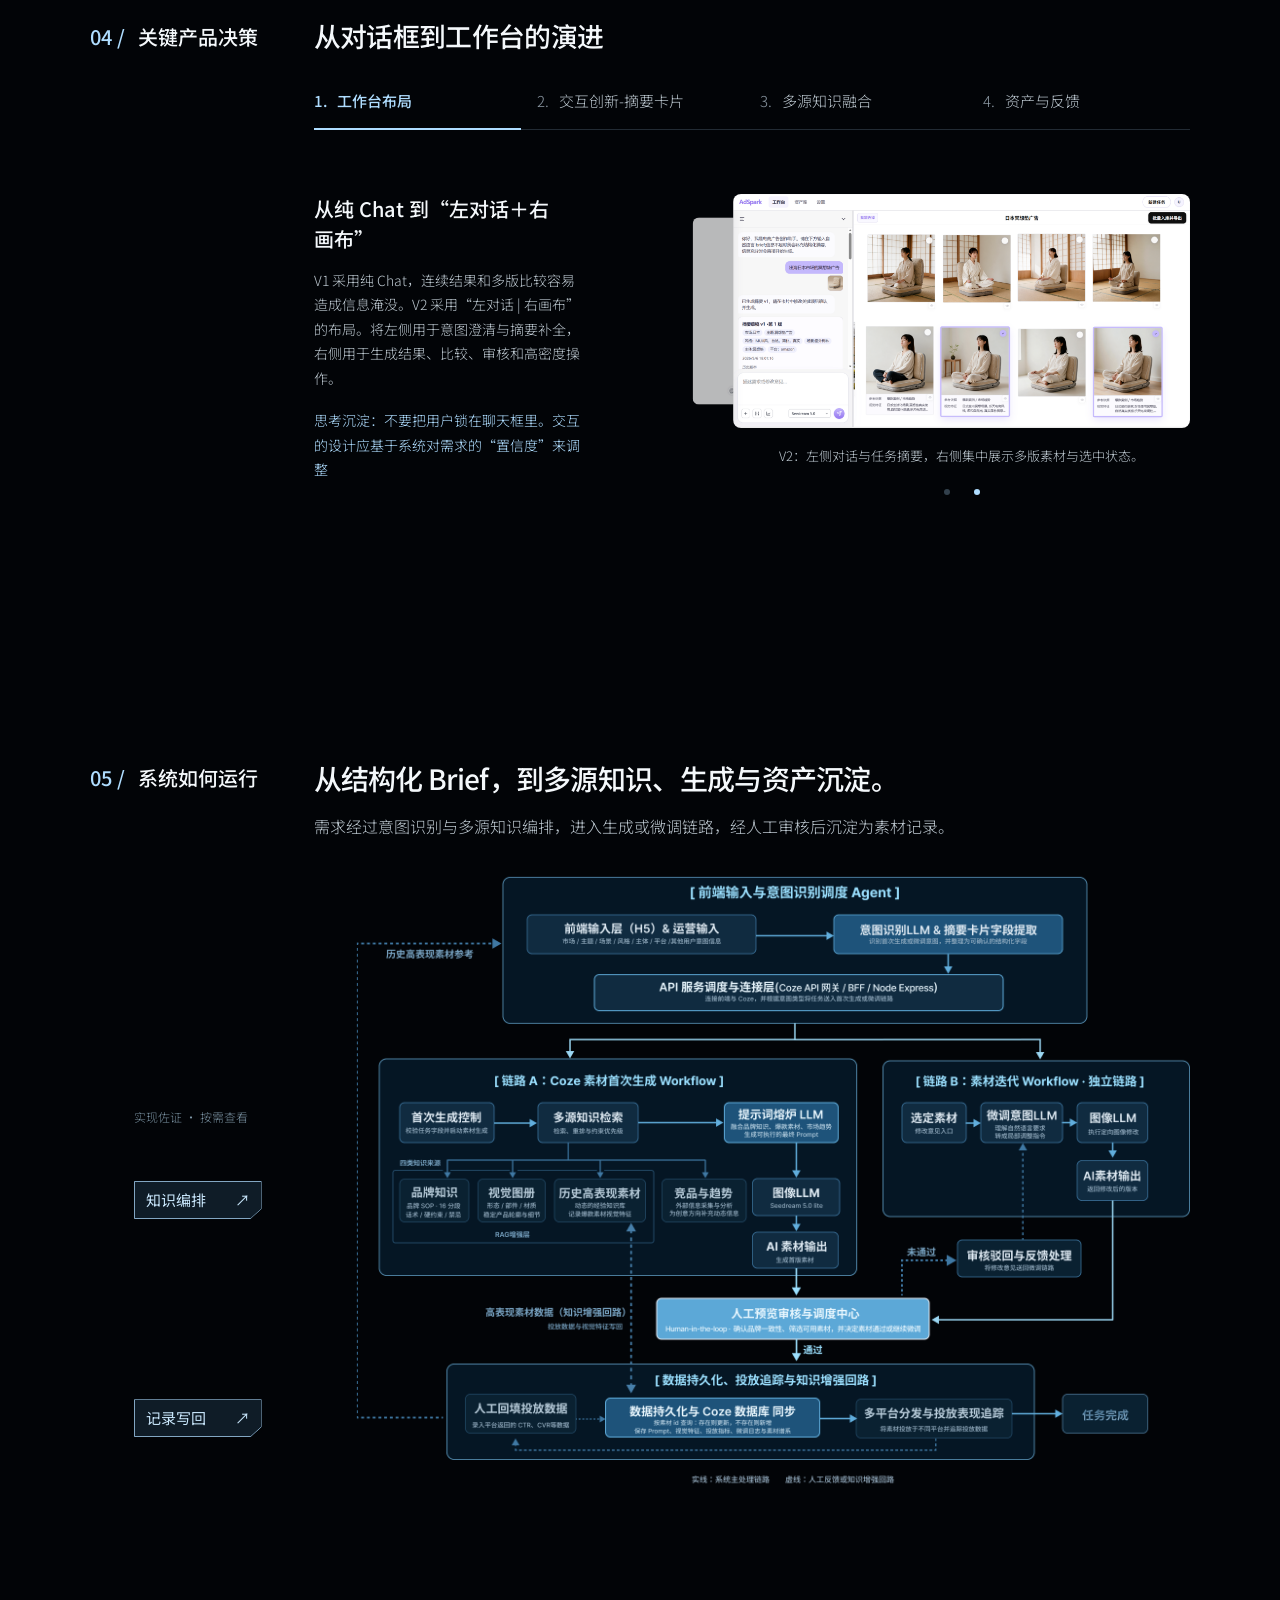
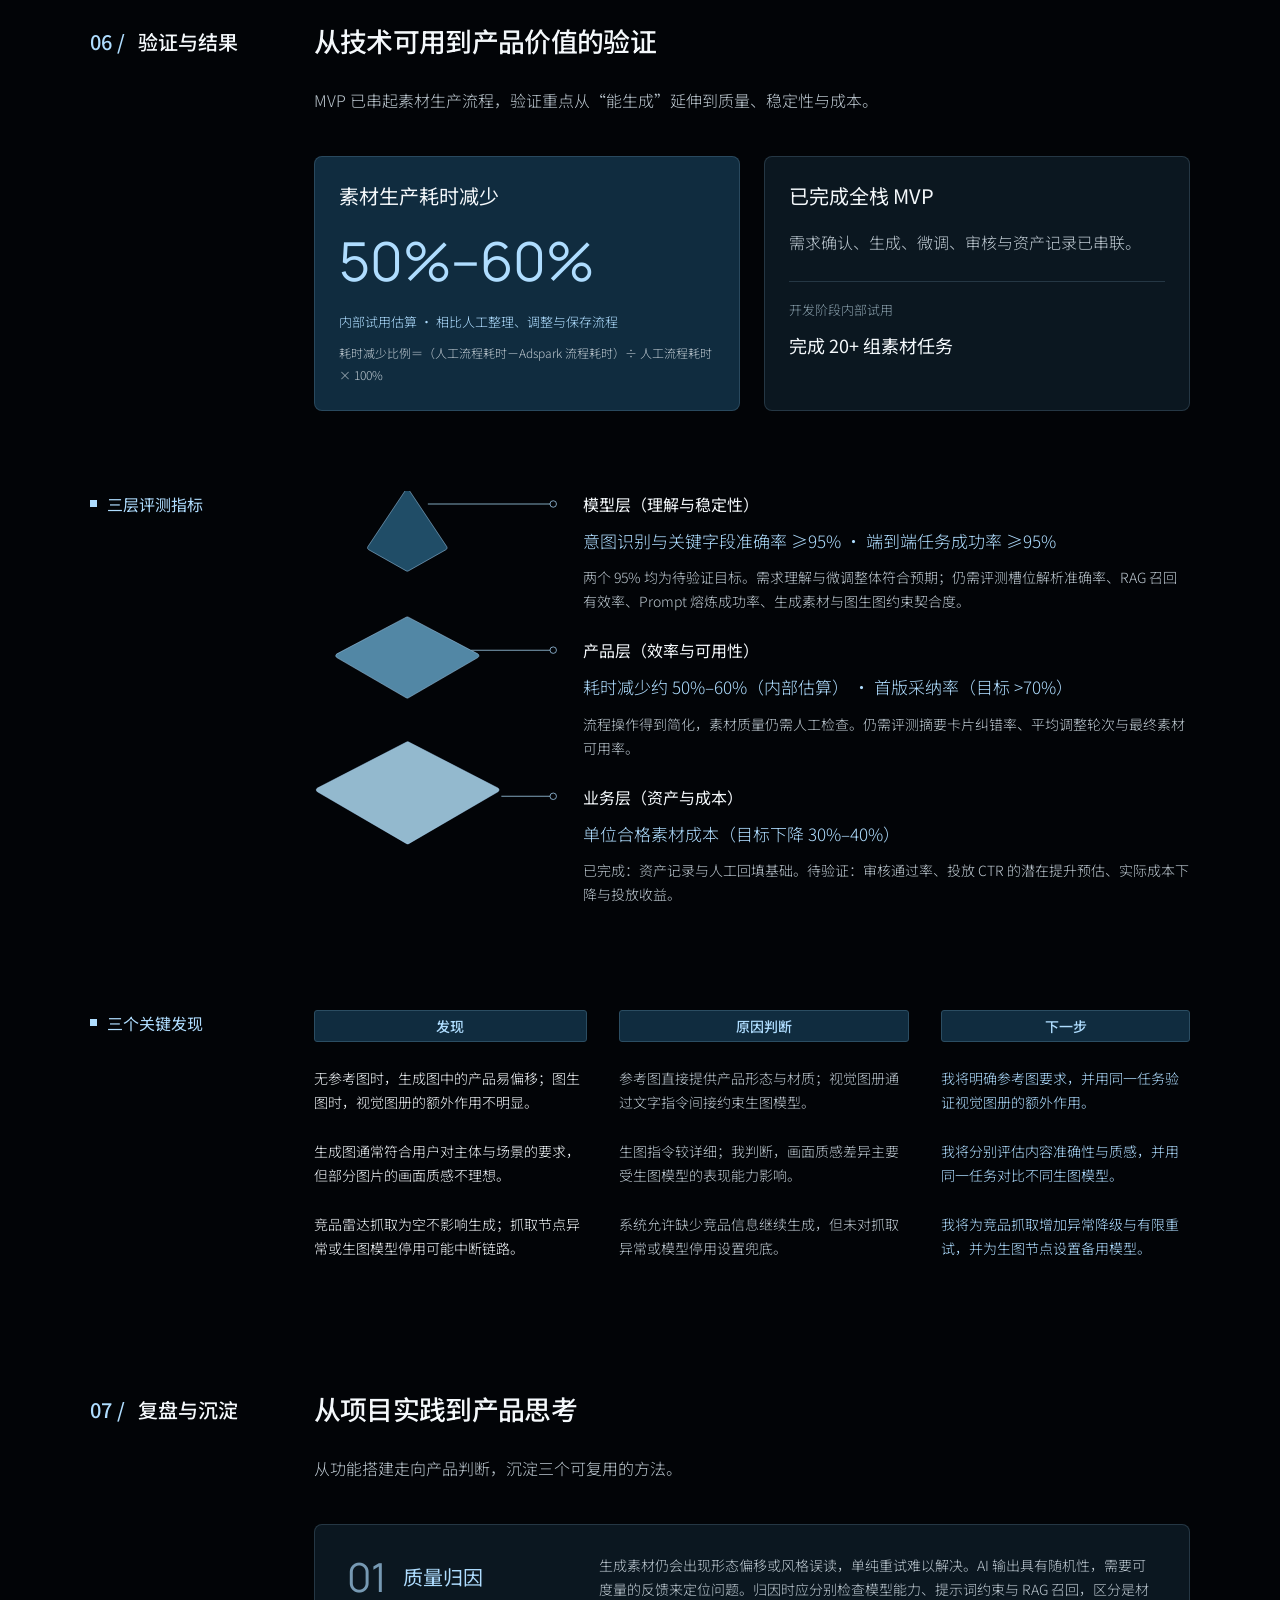
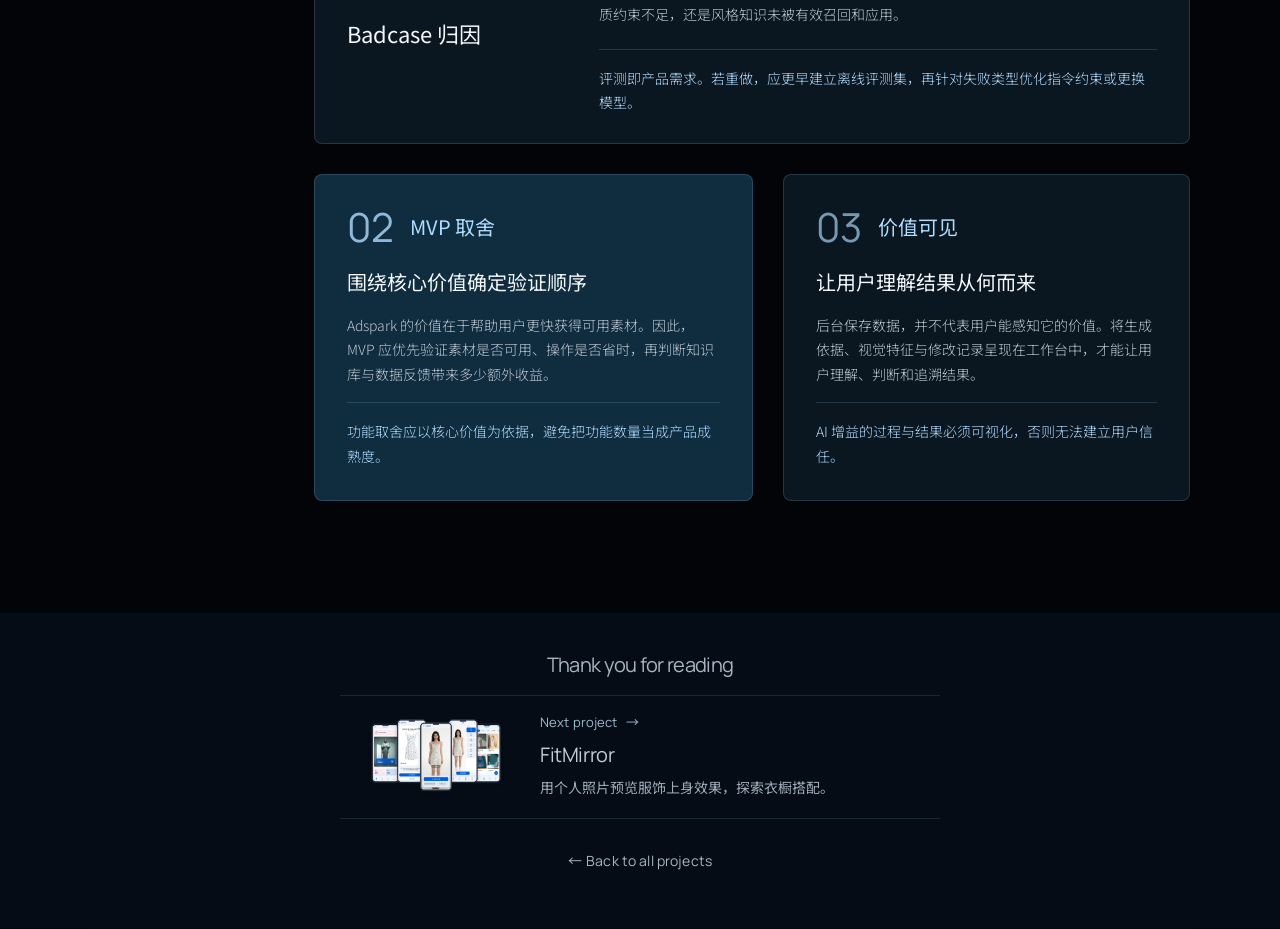
<file: adspark.html>
<!doctype html>
<html lang="zh-CN">
<head>
  <meta charset="UTF-8">
  <meta name="viewport" content="width=device-width,initial-scale=1">
  <title>Adspark — EMBER Portfolio</title>
  <link href="./local-fonts.css?v=20261117-local" rel="stylesheet">
  <link rel="stylesheet" href="./detail.css">
  <link rel="stylesheet" href="./navigation.css?v=20261118-nav-spacing">
  <link rel="stylesheet" href="./adspark.css?v=20261007-typeset">
  <link rel="stylesheet" href="./adspark-editorial.css?v=20261118-back-right">
  <link rel="stylesheet" href="./adspark-demo.css?v=20261117-controls">
  <link rel="stylesheet" href="./adspark-decisions.css?v=20261011-asset-balance">
  <link rel="stylesheet" href="./adspark-system.css?v=20261011-no-original">
  <link rel="stylesheet" href="./adspark-validation.css?v=20261013-metric-17">
  <link rel="stylesheet" href="./adspark-reflection.css?v=20261013-return-right">
  <link rel="stylesheet" href="./project-footer.css?v=20261117-footer-thanks">
</head>
<body class="adspark-page frosted-nav-page">
  <div class="case-page">
    <nav class="detail-nav" aria-label="网站导航">
      <a class="back" href="./index.html" aria-label="返回首页"><span>←</span> <b>BACK TO PORTFOLIO</b><span class="nav-short">首页</span></a>
      <div class="detail-links">
        <a href="./about.html" aria-label="关于我"><span>01.</span><b>ABOUT</b><span class="nav-short">关于</span></a>
        <a href="./ai-projects.html" aria-current="page" aria-label="项目"><span>02.</span><b>PROJECTS</b><span class="nav-short">项目</span></a>
        <a href="./internship.html" aria-label="实习经历"><span>03.</span><b>INTERNSHIP</b><span class="nav-short">实习</span></a>
      </div>
    </nav>
    <main>
      <header class="case-header">
        <a class="back-projects" href="./ai-projects.html">← <span>BACK TO PROJECTS</span></a>
        <div class="hero-copy"><h1>Adspark</h1>
        <p class="subtitle">出海电商营销素材 <span>Agentic Workflow</span></p></div>
        <dl class="project-meta hero-meta">
          <div><dt>角色</dt><dd>产品负责人 · 全栈开发</dd></div>
          <div><dt>周期</dt><dd>2026年5月</dd></div>
          <div><dt>性质</dt><dd>个人独立项目</dd></div>
          <div><dt>当前状态</dt><dd>MVP · 内部测试</dd></div>
        </dl>
      </header>
      <section class="overview" aria-label="01 项目概览">
        <div class="summary">
          <div class="summary-label"><h2>TL;DR</h2><span>太长不看</span></div>
          <p>Adspark 面向中小型电商出海团队，将市场与品牌信息、素材生成、人工审核和资产记录组织成一条可确认、可修改、可追踪的 Workflow。首期聚焦静态图片，服务新品上市与日常素材迭代两个场景。我独立完成产品设计、前端、后端与 Coze Workflow 搭建，跑通了从结构化 Brief、首次生成、自然语言微调到资产记录的 MVP 主链路。</p>
        </div>
        <figure class="product-preview">
          <img src="./assets/adspark-workspace-preview-web-20261117.webp" width="3400" height="1740" alt="Adspark 工作台中的素材生成与批量选择界面" fetchpriority="high" decoding="async">
          <figcaption>Adspark 产品界面展示</figcaption>
        </figure>
      </section>
      <section class="case-problem" id="problem" aria-labelledby="problem-title" data-figma-node="58:82">
        <header class="problem-row problem-intro">
          <p class="chapter-label"><span>01 /</span> 问题与场景</p>
          <div class="problem-content">
            <h2 id="problem-title"><span class="title-phrase">素材生产的难点，</span><span class="title-phrase">不只在生成一张图片</span></h2>
            <p class="intro-copy">同一产品面向不同市场和活动，需要持续产出差异化素材，同时保持品牌与产品的一致性。<br>我将问题聚焦在中小型电商出海团队的素材生产：如何让每一轮生成，都能承接明确的任务与已有经验？</p>
          </div>
        </header>
        <section class="problem-row" aria-labelledby="users-title">
          <h3 class="section-label" id="users-title"><span aria-hidden="true"></span>用户与场景</h3>
          <div class="problem-content">
            <h4 class="users-heading">两类用户，共同完成一轮素材生产</h4>
            <div class="user-cards">
              <article class="user-card">
                <img class="role-icon" src="./assets/adspark-02/creative-user.svg" width="88" height="88" alt="" aria-hidden="true">
                <div class="role-copy"><p class="role-label">主要使用者</p><h5>内容／创意运营</h5><p class="role-description">快速获得可用首稿，保持产品形态、材质与核心设计元素一致。</p></div>
              </article>
              <article class="user-card">
                <img class="role-icon" src="./assets/adspark-02/growth-user.svg" width="88" height="88" alt="" aria-hidden="true">
                <div class="role-copy"><p class="role-label">反馈协作角色</p><h5>投放／增长协作</h5><p class="role-description">获得可测试的素材变体，并能追溯素材对应的修改与反馈。</p></div>
              </article>
            </div>
            <ol class="scenario-list">
              <li><span class="scenario-label">场景一</span><h5>新品／新市场启动</h5><p>整合市场信息、产品资料与品牌规范，为不同审美偏好的市场快速生成多组差异化创意素材</p></li>
              <li><span class="scenario-label">场景二</span><h5>主题活动／日常迭代</h5><p>围绕已有素材或特定主题派生变体，延续修改记录，减少每轮重新整理上下文。</p></li>
            </ol>
          </div>
        </section>
        <section class="problem-row" aria-labelledby="insights-title">
          <h3 class="section-label" id="insights-title"><span aria-hidden="true"></span>痛点到洞察</h3>
          <div class="problem-content pain-grid">
            <article class="pain-column"><div class="pain-card"><img class="pain-icon" src="./assets/adspark-02/prompt-pain.svg" width="48" height="48" alt="" aria-hidden="true"><h4>效率瓶颈与“提示词疲劳”</h4><p>提示词编写耗时、需求难表达，<br>反复试错造成“提示词疲劳”。</p></div><div class="need-arrow"><img class="" src="./assets/adspark-02/down-arrow.svg" width="32" height="32" alt="" aria-hidden="true"></div><div class="need-card"><span class="need-label">对应需求</span><p>减少提示词编写与反复试错，<br>快速获得可用首稿。</p></div></article>
            <article class="pain-column"><div class="pain-card"><img class="pain-icon" src="./assets/adspark-02/product-pain.svg" width="48" height="48" alt="" aria-hidden="true"><h4>资产一致性的“硬伤”</h4><p>产品形态与材质易失真，<br>损害品牌一致性与溢价。</p></div><div class="need-arrow"><img class="" src="./assets/adspark-02/down-arrow.svg" width="32" height="32" alt="" aria-hidden="true"></div><div class="need-card"><span class="need-label">对应需求</span><p>生成素材时保持产品形态、材质<br>与核心设计元素不失真。</p></div></article>
            <article class="pain-column"><div class="pain-card"><img class="pain-icon" src="./assets/adspark-02/feedback-pain.svg" width="48" height="48" alt="" aria-hidden="true"><h4>数据与创意的“经验孤岛”</h4><p>生成与投放环节脱节，<br>效果数据难以反哺创意。</p></div><div class="need-arrow"><img class="" src="./assets/adspark-02/down-arrow.svg" width="32" height="32" alt="" aria-hidden="true"></div><div class="need-card"><span class="need-label">对应需求</span><p>将投放反馈用于下一轮素材生成，复用已验证有效的经验。</p></div></article>
          </div>
        </section>
        <section class="problem-row competitors" aria-labelledby="competitors-title">
          <h3 class="section-label" id="competitors-title"><span aria-hidden="true"></span>竞品与机会</h3>
          <div class="problem-content competitor-list">
            <article class="competitor-row"><div class="competitor-name"><img class="" src="./assets/adspark-02/image-category.svg" width="44" height="44" alt="" aria-hidden="true"><h4>通用生成式 AI<span>( Midjourney ）</span></h4></div><span class="competitor-divider" aria-hidden="true"></span><p>具备较强的艺术渲染与图像编辑能力。用于商业素材时，需要核对产品形态、材质与品牌规范，并组织生成之外的审核协作与反馈记录。</p></article>
            <article class="competitor-row"><div class="competitor-name"><img class="" src="./assets/adspark-02/platform-category.svg" width="44" height="44" alt="" aria-hidden="true"><h4>平台原生 AI 工具<span>( TikTok Symphony )</span></h4></div><span class="competitor-divider" aria-hidden="true"></span><p>围绕媒体平台支持敏捷生产与本地化。跨平台使用时，仍需协调不同平台的素材要求，维护统一的品牌规范与可复用记录。</p></article>
            <article class="competitor-row"><div class="competitor-name"><img class="" src="./assets/adspark-02/agent-category.svg" width="44" height="44" alt="" aria-hidden="true"><h4>专业营销智能体<span>( Navos )</span></h4></div><span class="competitor-divider" aria-hidden="true"></span><p>采用多 Agent 协同编排，覆盖洞察、创意、投放诊断与资产管理。本项目应聚焦其中的静态素材生产，优先连接生成、审核与记录。</p></article>
          </div>
        </section>
        <section class="problem-row" aria-labelledby="position-title">
          <h3 class="section-label" id="position-title"><span aria-hidden="true"></span>产品定位</h3>
          <div class="problem-content position-conclusion"><p><span class="position-lead"><span class="position-context">用户当前需要的不是一个“更会画图的对话框”，而是一个</span><strong><span class="position-phrase">能承载品牌规则、</span><span class="position-phrase">市场知识和数据反馈的</span><span class="position-phrase">生产力操作系统。</span></strong></span><span class="position-detail">因此我选择用 Workflow 编排品牌规则与市场知识，连接素材的生成、审核与记录 ; 在关键节点保留人工判断，让生产过程可追溯、创意经验可复用。</span></p></div>
        </section>
      </section>
      <section class="case-demo" id="demo" aria-labelledby="demo-title">
        <p class="demo-chapter"><span>03 /</span> 产品演示</p>
        <div class="demo-content">
          <header class="demo-intro">
            <h2 id="demo-title"><span class="demo-title-phrase">从输入需求，</span><span class="demo-title-phrase">到生成、微调与保存。</span></h2>
            <p>用自然语言描述需求，确认 Brief 后生成素材，再微调并保存结果。</p>
          </header>
          <figure class="demo-media">
            <div class="demo-player"><video class="demo-video" controls playsinline preload="metadata" aria-label="Adspark 产品演示视频">
              <source src="./assets/adspark-product-demo-2k-20261117.mp4" type="video/mp4">
              您的浏览器暂不支持视频播放。<a href="./assets/adspark-product-demo-2k-20261117.mp4">打开演示视频</a>
            </video><button type="button" class="demo-start" aria-label="播放视频" hidden>▶</button><div class="demo-controls" hidden>
              <button type="button" class="demo-play" aria-label="播放视频">▶</button>
              <span class="demo-time" aria-live="off">0:00 / 0:00</span>
              <input class="demo-seek" type="range" min="0" max="1000" value="0" aria-label="视频进度">
              <button type="button" class="demo-speed" aria-label="播放速度：1倍，点击切换到1.5倍">1×</button>
              <button type="button" class="demo-fullscreen" aria-label="全屏播放">全屏</button>
            </div></div>
          </figure>
          <ol class="demo-flow" aria-label="演示操作流程">
            <li>输入素材概述</li>
            <li>选择偏好与参考</li>
            <li>确认并编辑摘要</li>
            <li>生成素材</li>
            <li>指定素材并微调</li>
            <li>保存与导出</li>
            <li>查看资产记录</li>
          </ol>
        </div>
      </section>
      <section class="case-decisions" id="decisions" aria-labelledby="decisions-title">
        <p class="decisions-chapter"><span>04 /</span> 关键产品决策</p>
        <div class="decisions-content">
          <header class="decisions-intro">
            <h2 id="decisions-title">从对话框到工作台的演进</h2>
          </header>
          <div class="decision-tabs" role="tablist" aria-label="四项关键产品决策" hidden>
            <button type="button" role="tab" id="decision-tab-chat" aria-controls="decision-panel-chat" aria-selected="true" tabindex="0"><span>1.</span>工作台布局</button>
            <button type="button" role="tab" id="decision-tab-brief" aria-controls="decision-panel-brief" aria-selected="false" tabindex="-1"><span>2.</span>交互创新-摘要卡片</button>
            <button type="button" role="tab" id="decision-tab-refine" aria-controls="decision-panel-refine" aria-selected="false" tabindex="-1"><span>3.</span>多源知识融合</button>
            <button type="button" role="tab" id="decision-tab-human" aria-controls="decision-panel-human" aria-selected="false" tabindex="-1"><span>4.</span>资产与反馈</button>
          </div>
          <div class="decision-browser">
          <article class="decision" id="decision-panel-chat" data-decision="chat" aria-labelledby="decision-chat-title">
            <div class="decision-copy">
              <h3 id="decision-chat-title">从纯 Chat 到“左对话＋右画布”</h3>
              <p>V1 采用纯 Chat，连续结果和多版比较容易造成信息淹没。V2 采用“左对话 | 右画布”的布局。将左侧用于意图澄清与摘要补全，右侧用于生成结果、比较、审核和高密度操作。</p>
              <p class="decision-reflection">思考沉淀：不要把用户锁在聊天框里。交互的设计应基于系统对需求的“置信度”来调整</p>
            </div>
            <div class="decision-gallery" aria-label="工作台布局图片展示">
              <figure class="gallery-slide" data-slide-title="V1 · 纯 Chat"><div class="gallery-visual"><a class="gallery-original" href="./assets/adspark-04/v1-chat-user.png" target="_blank" rel="noopener" aria-label="放大查看V1 · 纯 Chat"><img src="./assets/adspark-04/v1-chat-user.png" width="1097" height="831" alt="V1对话界面：生成图片与生成依据说明沿聊天区域展开" loading="lazy"></a></div><figcaption>V1：生成结果与依据说明沿对话时间流展开。</figcaption></figure>
              <figure class="gallery-slide" data-slide-title="V2 · 左对话＋右画布"><div class="gallery-visual"><a class="gallery-original" href="./assets/adspark-04/v2-workbench-user.png" target="_blank" rel="noopener" aria-label="放大查看V2 · 左对话＋右画布"><img src="./assets/adspark-04/v2-workbench-user.png" width="3400" height="1740" alt="V2工作台：左侧自然语言对话与摘要，右侧多版生成素材及选中状态" loading="lazy"></a></div><figcaption>V2：左侧对话与任务摘要，右侧集中展示多版素材与选中状态。</figcaption></figure>
            </div>
          </article>
          <article class="decision" id="decision-panel-brief" data-decision="brief" aria-labelledby="decision-brief-title">
            <div class="decision-copy">
              <h3 id="decision-brief-title">摘要卡片的“置信度交互”</h3>
              <p>用户在对话框内先用自然语言表达直觉想法，再通过摘要卡片将其转化为结构化的专业信息，可对信息进行补充和编辑。通过“精准输入不打断、模糊输入才辅助”的模式，降低用户表达门槛，确保了商业素材生产的确定性。</p>
              <p class="decision-reflection"><strong>思考沉淀：</strong>用户不擅长、也不该学习复杂的 Prompt。我们要从“人找流程”转变为“流程找人”</p>
            </div>
            <div class="decision-gallery" aria-label="任务摘要图片展示">
              <figure class="gallery-slide" data-slide-title="摘要编辑与确认"><div class="gallery-visual"><a class="gallery-original" href="./assets/adspark-04/brief-edit-confirm-updated.png" target="_blank" rel="noopener" aria-label="放大查看摘要编辑与确认"><img src="./assets/adspark-04/brief-edit-confirm-updated.png" width="527" height="751" alt="摘要草稿第2版：可编辑市场、主题、风格、场景、主体及平台字段，并确认生成" loading="lazy"></a></div><figcaption>修改结构化摘要字段，确认后再进入生成。</figcaption></figure>
              <figure class="gallery-slide" data-slide-title="自然语言需求与摘要回显"><div class="gallery-visual"><a class="gallery-original" href="./assets/adspark-04/brief-input-summary.png" target="_blank" rel="noopener" aria-label="放大查看自然语言需求与摘要回显"><img src="./assets/adspark-04/brief-input-summary.png" width="595" height="857" alt="自然语言需求与产品参考图，以及市场、主题、风格、场景、主体和平台的摘要回显" loading="lazy"></a></div><figcaption>自然语言需求转成结构化摘要，并在对话中回显。</figcaption></figure>
            </div>
          </article>
          <article class="decision" id="decision-panel-refine" data-decision="refine" aria-labelledby="decision-refine-title">
            <div class="decision-copy">
              <h3 id="decision-refine-title">提示词熔炉：融合知识生成指令</h3>
              <p>功能定义：融合用户需求、品牌 SOP 与禁用项、竞品及市场趋势、历史素材与反馈，编排为结构化 JSON 生图指令。</p>
              <p class="decision-reflection">核心价值：将品牌约束与视觉参考融入生成过程，减少产品外观偏移，支持市场适配与历史策略复用；自动补全专业视觉描述，降低用户编写 Prompt 的门槛。</p>
            </div>
            <div class="decision-gallery" aria-label="提示词熔炉图片展示">
              <figure class="gallery-slide" data-slide-title="Coze 多源知识融合 Workflow"><div class="gallery-visual"><a class="gallery-original" href="./assets/adspark-04/multi-source-knowledge-final.png" target="_blank" rel="noopener" aria-label="放大查看 Coze 多源知识融合 Workflow"><img src="./assets/adspark-04/multi-source-knowledge-final.png" width="1428" height="892" alt="Coze Workflow：视觉图册与品牌SOP经KnowledgeFusion融合，历史案例与市场趋势一起汇入Prompt Smelter" loading="lazy"></a></div><figcaption>品牌规范、视觉锚点、历史案例与市场趋势汇入生图指令。</figcaption></figure>
            </div>
          </article>
          <article class="decision" id="decision-panel-human" data-decision="human" aria-labelledby="decision-human-title">
            <div class="decision-copy">
              <h3 id="decision-human-title">资产进化：沉淀反馈复用经验</h3>
              <p>功能定义：将素材、Prompt、视觉特征与审核状态关联存档，结合人工回填的投放指标，由 Workflow 按素材 ID 更新记录，供后续任务检索参考。</p>
              <p class="decision-reflection">核心价值：让素材的生成依据与反馈可查看、可追溯，将单次生成结果沉淀为可复用资产，为下一轮创作提供参考。</p>
            </div>
            <div class="decision-gallery" aria-label="资产与反馈图片展示">
              <figure class="gallery-slide" data-slide-title="资产详情与反馈记录原型"><div class="gallery-visual"><a class="gallery-original" href="./assets/adspark-04/asset-evolution-detail.png" target="_blank" rel="noopener" aria-label="放大查看资产详情与反馈记录原型，所示投放数值为演示数据"><img src="./assets/adspark-04/asset-evolution-detail.png" width="1914" height="984" alt="资产详情原型：素材、生成信息和投放数据展示在同一记录中；画面中的指标是演示数据" loading="lazy"></a></div><figcaption>资产库保存用户已确认素材及其生成指令，支持投放数据回填，为后续素材复用提供参考。</figcaption></figure>
            </div>
          </article>
          </div>
        </div>
      </section>
      <section class="case-system" id="system" aria-labelledby="system-title">
        <p class="system-chapter"><span>05 /</span> 系统如何运行</p>
        <div class="system-content">
          <h2 id="system-title">从结构化 Brief，到多源知识、生成与资产沉淀。</h2>
          <p class="system-intro">需求经过意图识别与多源知识编排，进入生成或微调链路，经人工审核后沉淀为素材记录。</p>
          <div class="system-stage">
            <a class="system-diagram" href="./assets/adspark-05/architecture-final.png" target="_blank" rel="noopener" aria-label="放大查看系统架构图"><img src="./assets/adspark-05/architecture-final.png" width="1800" height="1280" alt="Adspark 系统架构：输入调度、首次生成与独立微调链路、人工审核及数据持久化与知识增强回路" loading="lazy"></a>
            <aside class="system-evidence" aria-label="可选的Coze实现佐证">
              <p>实现佐证 · 按需查看</p>
              <button class="system-entry" data-evidence="knowledge" aria-haspopup="dialog"><svg viewBox="0 0 128 38" preserveAspectRatio="none" aria-hidden="true"><polygon points="0.5,0.5 127.5,0.5 127.5,27.8 116.8,37.5 0.5,37.5"/></svg>知识编排<span aria-hidden="true">↗</span></button>
              <button class="system-entry" data-evidence="writeback" aria-haspopup="dialog"><svg viewBox="0 0 128 38" preserveAspectRatio="none" aria-hidden="true"><polygon points="0.5,0.5 127.5,0.5 127.5,27.8 116.8,37.5 0.5,37.5"/></svg>记录写回<span aria-hidden="true">↗</span></button>
            </aside>
          </div>
        </div>
      </section>
      <section class="case-validation" id="validation" aria-labelledby="validation-title">
        <div class="validation-row validation-opening">
          <div class="validation-chapter"><p><span>06 /</span> 验证与结果</p></div>
          <div class="validation-content">
            <h2 id="validation-title">从技术可用到产品价值的验证</h2>
            <p class="validation-intro">MVP 已串起素材生产流程，验证重点从“能生成”延伸到质量、稳定性与成本。</p>
            <div class="validation-outcomes">
              <article class="validation-outcome validation-outcome-primary" aria-labelledby="efficiency-title">
                <h3 id="efficiency-title">素材生产耗时减少</h3>
                <p class="validation-number">50%–60%</p>
                <p class="validation-estimate">内部试用估算 · 相比人工整理、调整与保存流程</p>
                <p class="validation-formula">耗时减少比例＝（人工流程耗时－Adspark 流程耗时）÷ 人工流程耗时 × 100%</p>
              </article>
              <article class="validation-outcome validation-outcome-delivered" aria-labelledby="delivered-title">
                <h3 id="delivered-title">已完成全栈 MVP</h3>
                <p>需求确认、生成、微调、审核与资产记录已串联。</p>
                <div class="validation-delivered-summary"><p>开发阶段内部试用</p><strong>完成 20+ 组素材任务</strong></div>
              </article>
            </div>
          </div>
        </div>
        <div class="validation-row validation-assessment">
          <h3 class="validation-section-label" id="assessment-title"><span aria-hidden="true"></span>三层评测指标</h3>
          <div class="validation-assessment-content" aria-labelledby="assessment-title">
            <img class="validation-pyramid" src="./assets/adspark-06/evaluation-pyramid.svg" width="340" height="384" alt="三层透视金字塔，从上到下对应模型层、产品层与业务层评测" loading="lazy">
            <div class="validation-layers">
              <article class="validation-layer">
                <h4>模型层（理解与稳定性）</h4>
                <div><p class="validation-metric">意图识别与关键字段准确率 ≥95% · 端到端任务成功率 ≥95%</p><p class="validation-status">两个 95% 均为待验证目标。需求理解与微调整体符合预期；仍需评测槽位解析准确率、RAG 召回有效率、Prompt 熔炼成功率、生成素材与图生图约束契合度。</p></div>
              </article>
              <article class="validation-layer">
                <h4>产品层（效率与可用性）</h4>
                <div><p class="validation-metric"><span class="validation-metric-part">耗时减少约 50%–60%（内部估算）</span> · <span class="validation-metric-part">首版采纳率（目标 &gt;70%）</span></p><p class="validation-status">流程操作得到简化，素材质量仍需人工检查。仍需评测摘要卡片纠错率、平均调整轮次与最终素材可用率。</p></div>
              </article>
              <article class="validation-layer">
                <h4>业务层（资产与成本）</h4>
                <div><p class="validation-metric">单位合格素材成本（目标下降 30%–40%）</p><p class="validation-status">已完成：资产记录与人工回填基础。待验证：审核通过率、投放 CTR 的潜在提升预估、实际成本下降与投放收益。</p></div>
              </article>
            </div>
          </div>
        </div>
        <div class="validation-row validation-findings">
          <h3 class="validation-section-label" id="findings-title"><span aria-hidden="true"></span>三个关键发现</h3>
          <div class="validation-findings-content" aria-labelledby="findings-title">
            <div class="validation-findings-head" aria-hidden="true"><span>发现</span><span>原因判断</span><span>下一步</span></div>
            <article class="validation-finding">
              <p class="validation-observation"><span class="validation-mobile-label">发现</span>无参考图时，生成图中的产品易偏移；图生图时，视觉图册的额外作用不明显。</p>
              <p class="validation-reason"><span class="validation-mobile-label">原因判断</span>参考图直接提供产品形态与材质；视觉图册通过文字指令间接约束生图模型。</p>
              <p class="validation-next"><span class="validation-mobile-label">下一步</span>我将明确参考图要求，并用同一任务验证视觉图册的额外作用。</p>
            </article>
            <article class="validation-finding">
              <p class="validation-observation"><span class="validation-mobile-label">发现</span>生成图通常符合用户对主体与场景的要求，但部分图片的画面质感不理想。</p>
              <p class="validation-reason"><span class="validation-mobile-label">原因判断</span>生图指令较详细；我判断，画面质感差异主要受生图模型的表现能力影响。</p>
              <p class="validation-next"><span class="validation-mobile-label">下一步</span>我将分别评估内容准确性与质感，并用同一任务对比不同生图模型。</p>
            </article>
            <article class="validation-finding">
              <p class="validation-observation"><span class="validation-mobile-label">发现</span>竞品雷达抓取为空不影响生成；抓取节点异常或生图模型停用可能中断链路。</p>
              <p class="validation-reason"><span class="validation-mobile-label">原因判断</span>系统允许缺少竞品信息继续生成，但未对抓取异常或模型停用设置兜底。</p>
              <p class="validation-next"><span class="validation-mobile-label">下一步</span>我将为竞品抓取增加异常降级与有限重试，并为生图节点设置备用模型。</p>
            </article>
          </div>
        </div>
      </section>
      <section class="case-reflection" id="reflection" aria-labelledby="reflection-title">
        <p class="reflection-chapter"><span>07 /</span> 复盘与沉淀</p>
        <div class="reflection-content">
          <h2 id="reflection-title">从项目实践到产品思考</h2>
          <p class="reflection-intro">从功能搭建走向产品判断，沉淀三个可复用的方法。</p>
          <div class="reflection-cards">
            <article class="reflection-card reflection-card-wide" aria-labelledby="reflection-quality-title">
              <header class="reflection-card-heading">
                <div class="reflection-topic"><span class="reflection-number" aria-hidden="true">01</span><span>质量归因</span></div>
                <h3 id="reflection-quality-title">Badcase 归因</h3>
              </header>
              <div class="reflection-card-copy">
                <p class="reflection-body">生成素材仍会出现形态偏移或风格误读，单纯重试难以解决。AI 输出具有随机性，需要可度量的反馈来定位问题。归因时应分别检查模型能力、提示词约束与 RAG 召回，区分是材质约束不足，还是风格知识未被有效召回和应用。</p>
                <p class="reflection-takeaway">评测即产品需求。若重做，应更早建立离线评测集，再针对失败类型优化指令约束或更换模型。</p>
              </div>
            </article>
            <div class="reflection-pair">
              <article class="reflection-card reflection-card-primary" aria-labelledby="reflection-mvp-title">
                <header class="reflection-card-heading">
                  <div class="reflection-topic"><span class="reflection-number" aria-hidden="true">02</span><span>MVP 取舍</span></div>
                  <h3 id="reflection-mvp-title">围绕核心价值确定验证顺序</h3>
                </header>
                <p class="reflection-body">Adspark 的价值在于帮助用户更快获得可用素材。因此，MVP 应优先验证素材是否可用、操作是否省时，再判断知识库与数据反馈带来多少额外收益。</p>
                <p class="reflection-takeaway">功能取舍应以核心价值为依据，避免把功能数量当成产品成熟度。</p>
              </article>
              <article class="reflection-card" aria-labelledby="reflection-value-title">
                <header class="reflection-card-heading">
                  <div class="reflection-topic"><span class="reflection-number" aria-hidden="true">03</span><span>价值可见</span></div>
                  <h3 id="reflection-value-title">让用户理解结果从何而来</h3>
                </header>
                <p class="reflection-body">后台保存数据，并不代表用户能感知它的价值。将生成依据、视觉特征与修改记录呈现在工作台中，才能让用户理解、判断和追溯结果。</p>
                <p class="reflection-takeaway">AI 增益的过程与结果必须可视化，否则无法建立用户信任。</p>
              </article>
            </div>
          </div>
        </div>
      </section>
      <footer class="project-footer" aria-labelledby="project-footer-title">
        <h2 class="project-footer-title" id="project-footer-title">Thank you for reading</h2>
        <a class="next-project" href="./fitmirror.html" aria-label="下一个项目：FitMirror">
          <img class="next-project-image" src="./assets/fitmirror/project-card-landscape-v1.png" width="1920" height="1200" alt="FitMirror五手机产品界面预览" loading="lazy" decoding="async">
          <span class="next-project-copy">
            <span class="next-project-label">Next project <span aria-hidden="true">→</span></span>
            <span class="next-project-title">FitMirror</span>
            <span class="next-project-description">用个人照片预览服饰上身效果，探索衣橱搭配。</span>
          </span>
        </a>
        <a class="project-footer-back" href="./ai-projects.html" aria-label="返回项目列表"><span aria-hidden="true">←</span> Back to all projects</a>
      </footer>
      <dialog class="system-dialog" aria-labelledby="system-dialog-title">
        <div class="system-dialog-body">
          <header><div><span class="system-badge">实现佐证 / Coze 工作流</span><h2 id="system-dialog-title"></h2></div><button class="system-close" aria-label="关闭详情">×</button></header>
          <div class="system-carousel" aria-roledescription="轮播">
            <div class="system-slide"></div>
            <button class="system-arrow system-prev" aria-label="上一张图片">‹</button><button class="system-arrow system-next" aria-label="下一张图片">›</button>
          </div>
          <p class="system-caption" aria-live="polite"></p><div class="system-dots" aria-label="选择证据图片"></div>
        </div>
      </dialog>
    </main>
  </div>
  <script src="./page-edits.js?v=1"></script>
  <script src="./adspark-interactions.js?v=20261007-editorial" defer></script>
  <script src="./adspark-decisions.js?v=20261010-zoom-no-caption" defer></script>
  <script src="./adspark-system.js?v=20261011-no-original" defer></script>
  <script src="./adspark-validation.js?v=20261013-cap-lower" defer></script>
  <script src="./adspark-video.js?v=20261117-controls" defer></script>
</body>
</html>
</file>
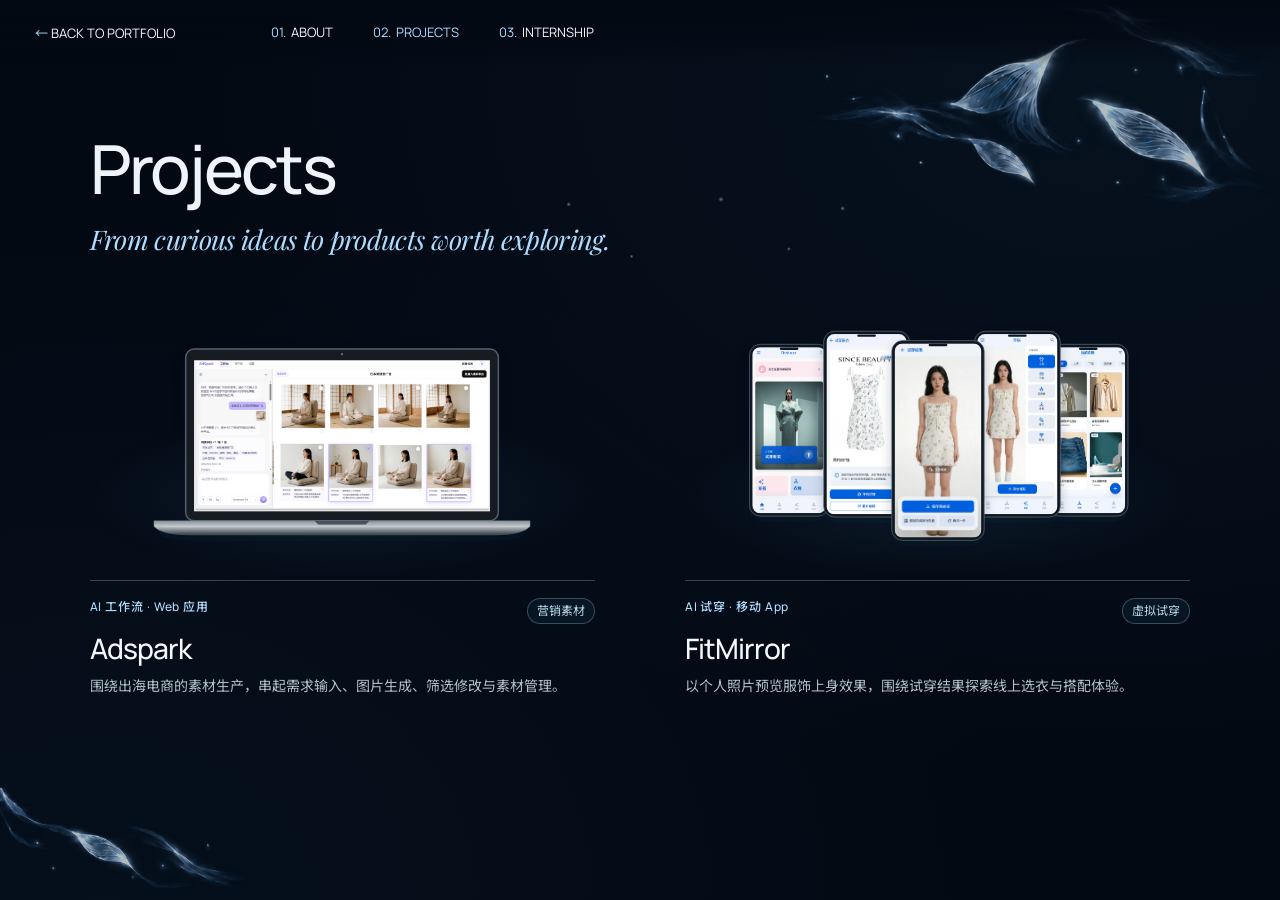
<file: ai-projects.html>
<!doctype html>
<html lang="zh-CN">
<head>
  <meta charset="UTF-8">
  <meta name="viewport" content="width=device-width,initial-scale=1,viewport-fit=cover">
  <title>Projects — EMBER Portfolio</title>
  <link href="./local-fonts.css?v=20261117-local" rel="stylesheet">
  <link rel="stylesheet" href="./detail.css">
  <link rel="stylesheet" href="./navigation.css?v=20261119-mobile-labels">
  <link rel="preload" as="image" type="image/webp" href="./assets/projects-ocean/ornaments-desktop-v3.webp">
  <link rel="stylesheet" href="./projects.css?v=20261118-project-hover-scale">
</head>
<body class="projects-page frosted-nav-page">
  <nav class="detail-nav" aria-label="网站导航">
    <a class="back" href="./index.html" aria-label="返回首页"><span>←</span> <b>BACK TO PORTFOLIO</b></a>
    <div class="detail-links">
      <a href="./about.html" aria-label="关于我"><span>01.</span><b>ABOUT</b></a>
      <a href="./ai-projects.html" aria-current="page" aria-label="项目"><span>02.</span><b>PROJECTS</b></a>
      <a href="./internship.html" aria-label="实习经历"><span>03.</span><b>INTERNSHIP</b></a>
    </div>
  </nav>
  <main class="detail-main">
    <header class="projects-intro">
      <h1 lang="en">Projects</h1>
      <p class="projects-subtitle" lang="en">From curious ideas to products worth exploring.</p>
    </header>
    <section class="project-grid" aria-label="项目列表">
      <a class="project-card" id="project-one" href="./adspark.html" aria-labelledby="adspark-card-title">
        <div class="project-cover cover-adspark"><img class="project-workbench-image" src="./assets/adspark-card-laptop-v1.svg" width="960" height="600" alt="电脑样机中的Adspark工作台，左侧确认需求，右侧查看生成的营销图片" fetchpriority="high" decoding="async"></div>
        <div class="project-copy">
          <p class="project-category">AI 工作流 · Web 应用</p>
          <h2 id="adspark-card-title">Adspark</h2>
          <span class="project-tags"><span>营销素材</span></span>
          <span class="project-view-cue" aria-hidden="true">查看项目 <span>↗</span></span>
          <p class="project-description">围绕出海电商的素材生产，串起需求输入、图片生成、筛选修改与素材管理。</p>
          </div>
      </a>
      <a class="project-card" id="project-two" href="./fitmirror.html" aria-labelledby="fitmirror-card-title">
        <div class="project-cover cover-fitmirror"><img class="project-overview-image" src="./assets/fitmirror/project-card-landscape-v1.svg" width="960" height="600" alt="FitMirror横版五手机界面汇总，展示首页、服饰选择、试穿结果、衣橱与穿搭工坊" decoding="async"></div>
        <div class="project-copy">
          <p class="project-category">AI 试穿 · 移动 App</p>
          <h2 id="fitmirror-card-title">FitMirror</h2>
          <span class="project-tags"><span>虚拟试穿</span></span>
          <span class="project-view-cue" aria-hidden="true">查看项目 <span>↗</span></span>
          <p class="project-description">以个人照片预览服饰上身效果，围绕试穿结果探索线上选衣与搭配体验。</p>
          </div>
      </a>
    </section>
  </main>
</body>
</html>
</file>
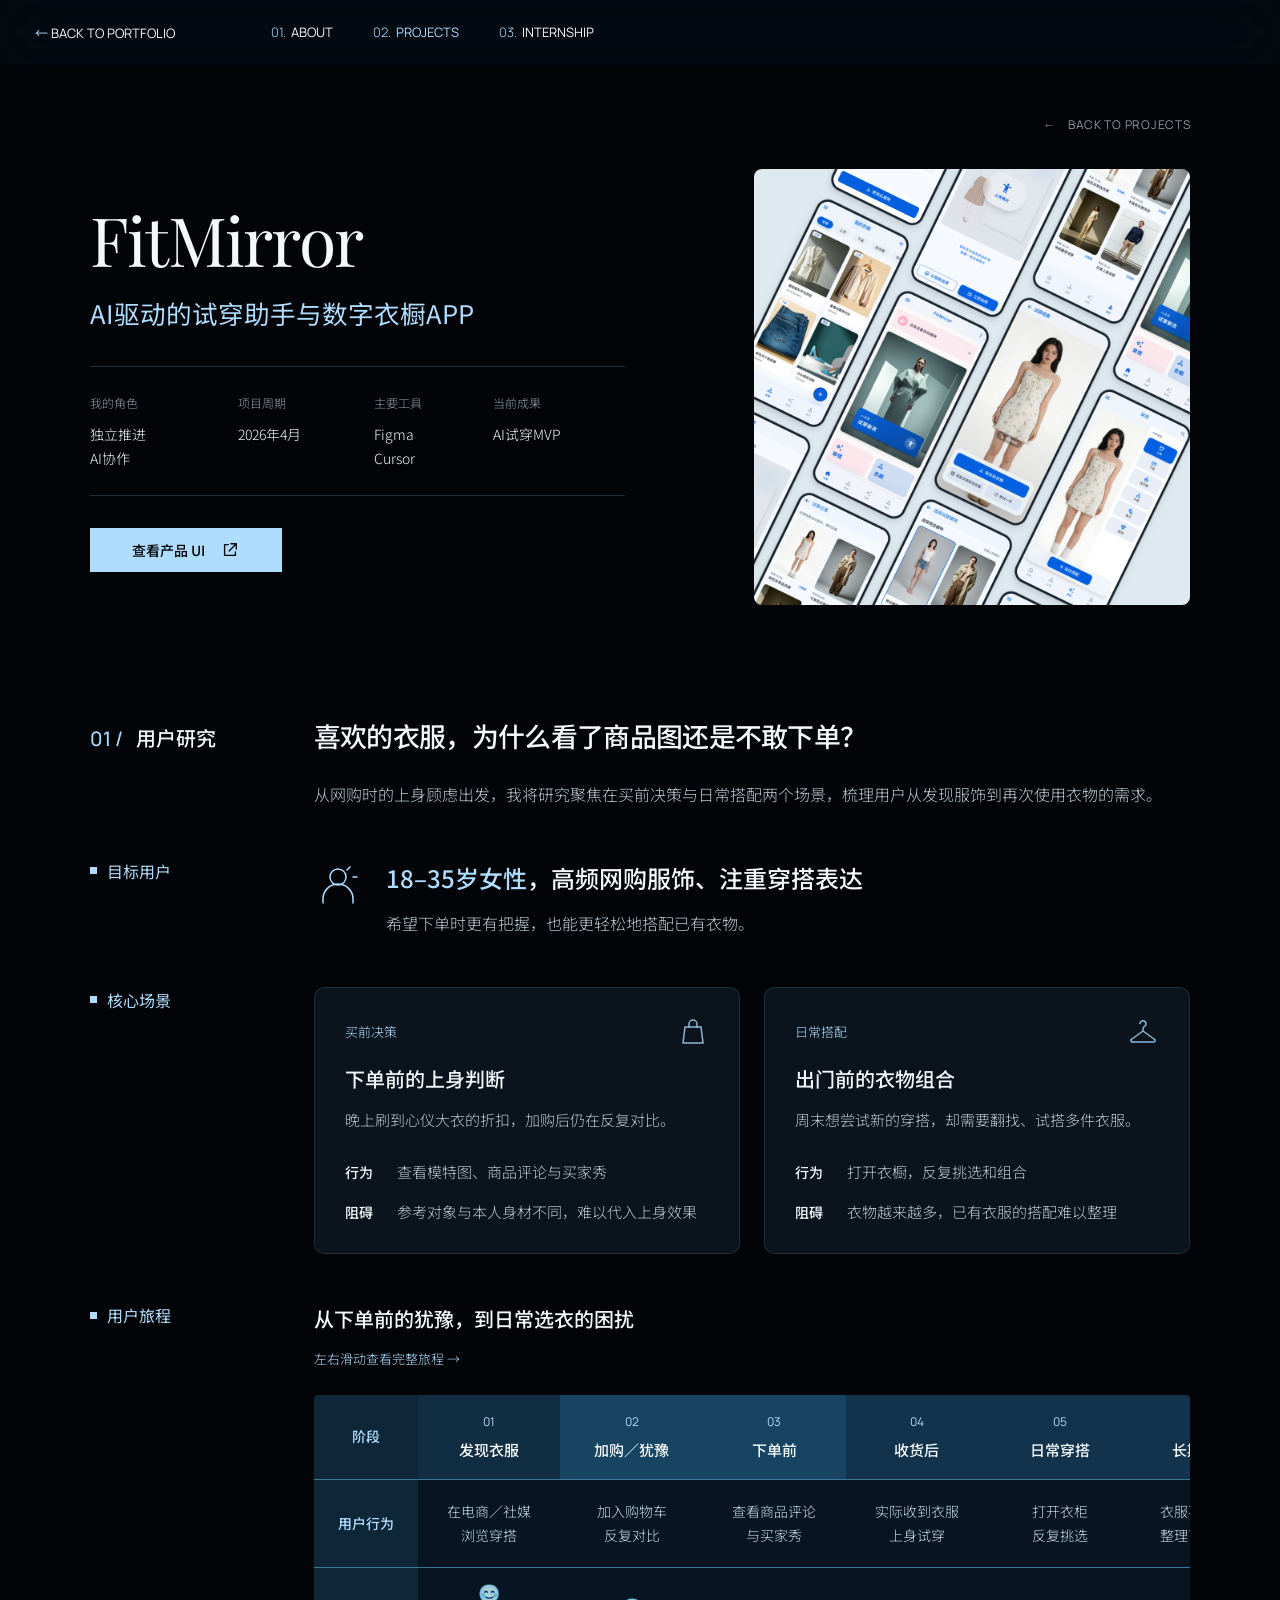
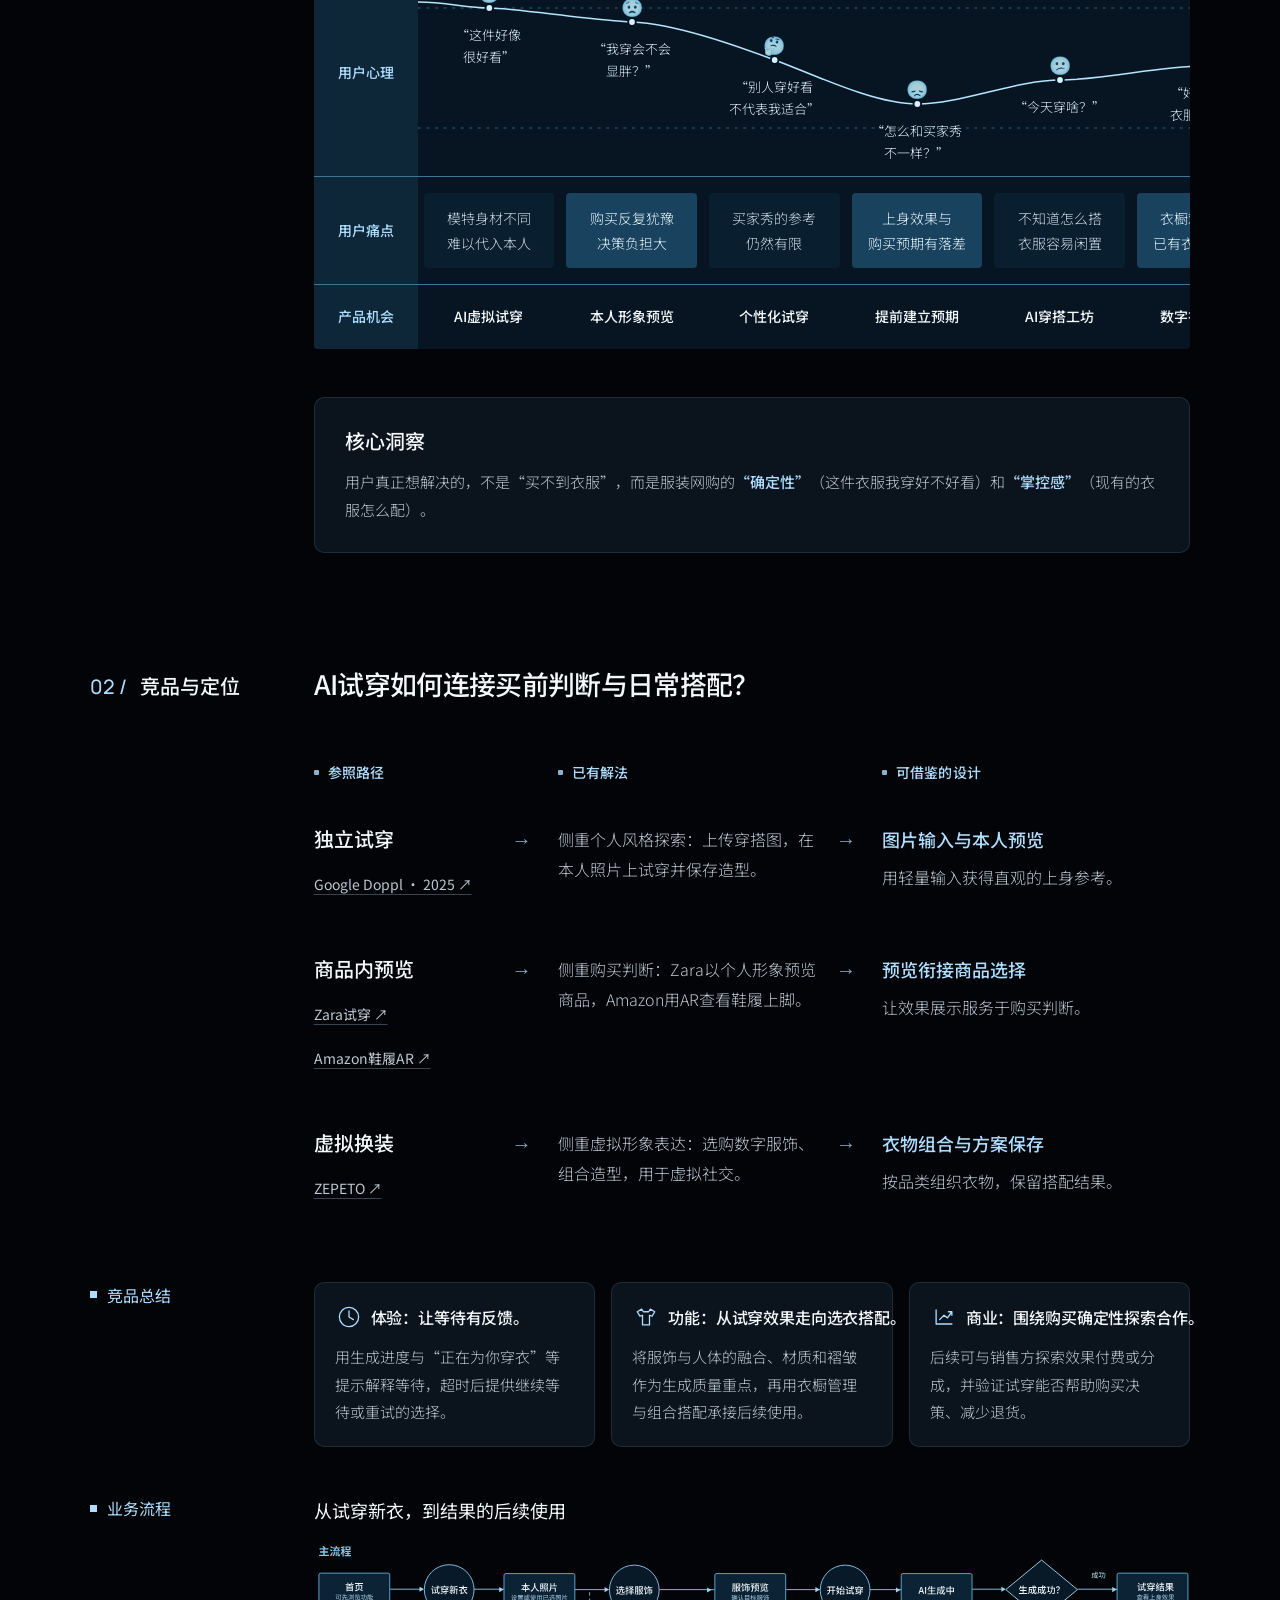
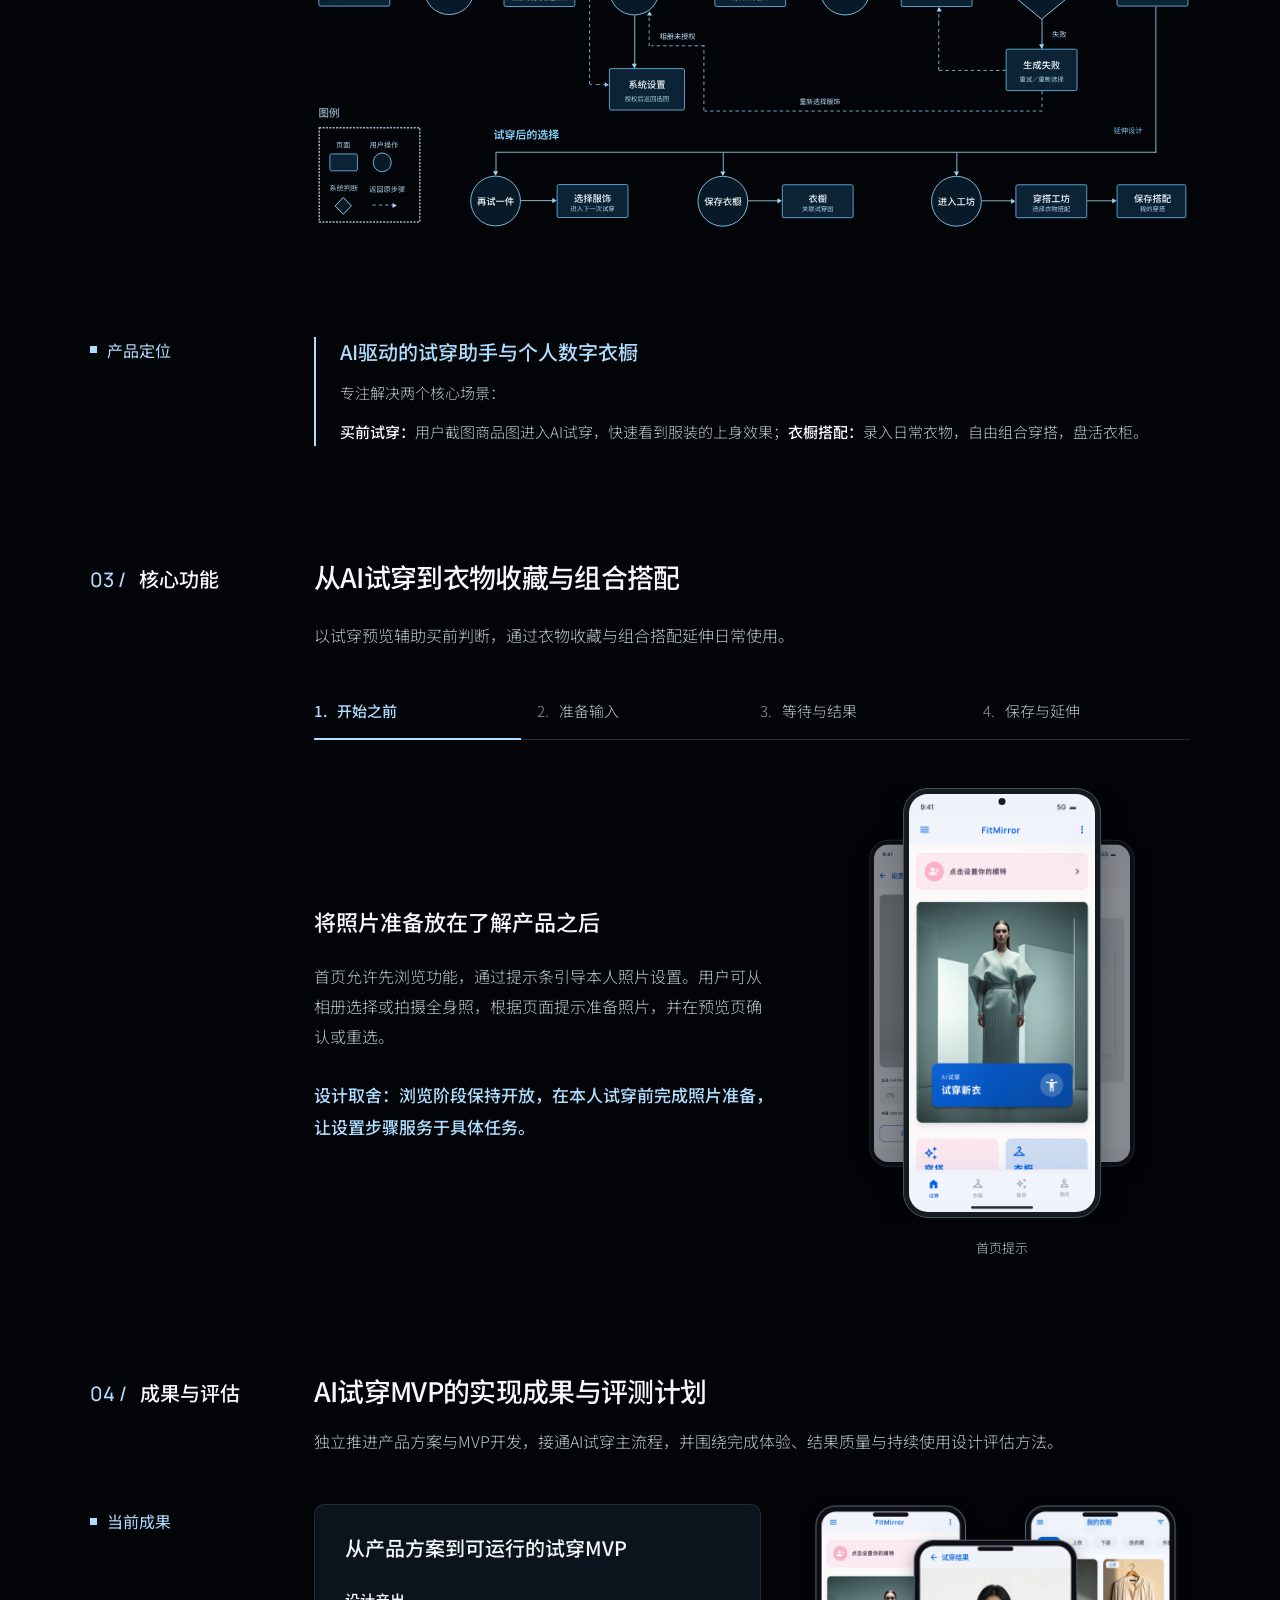
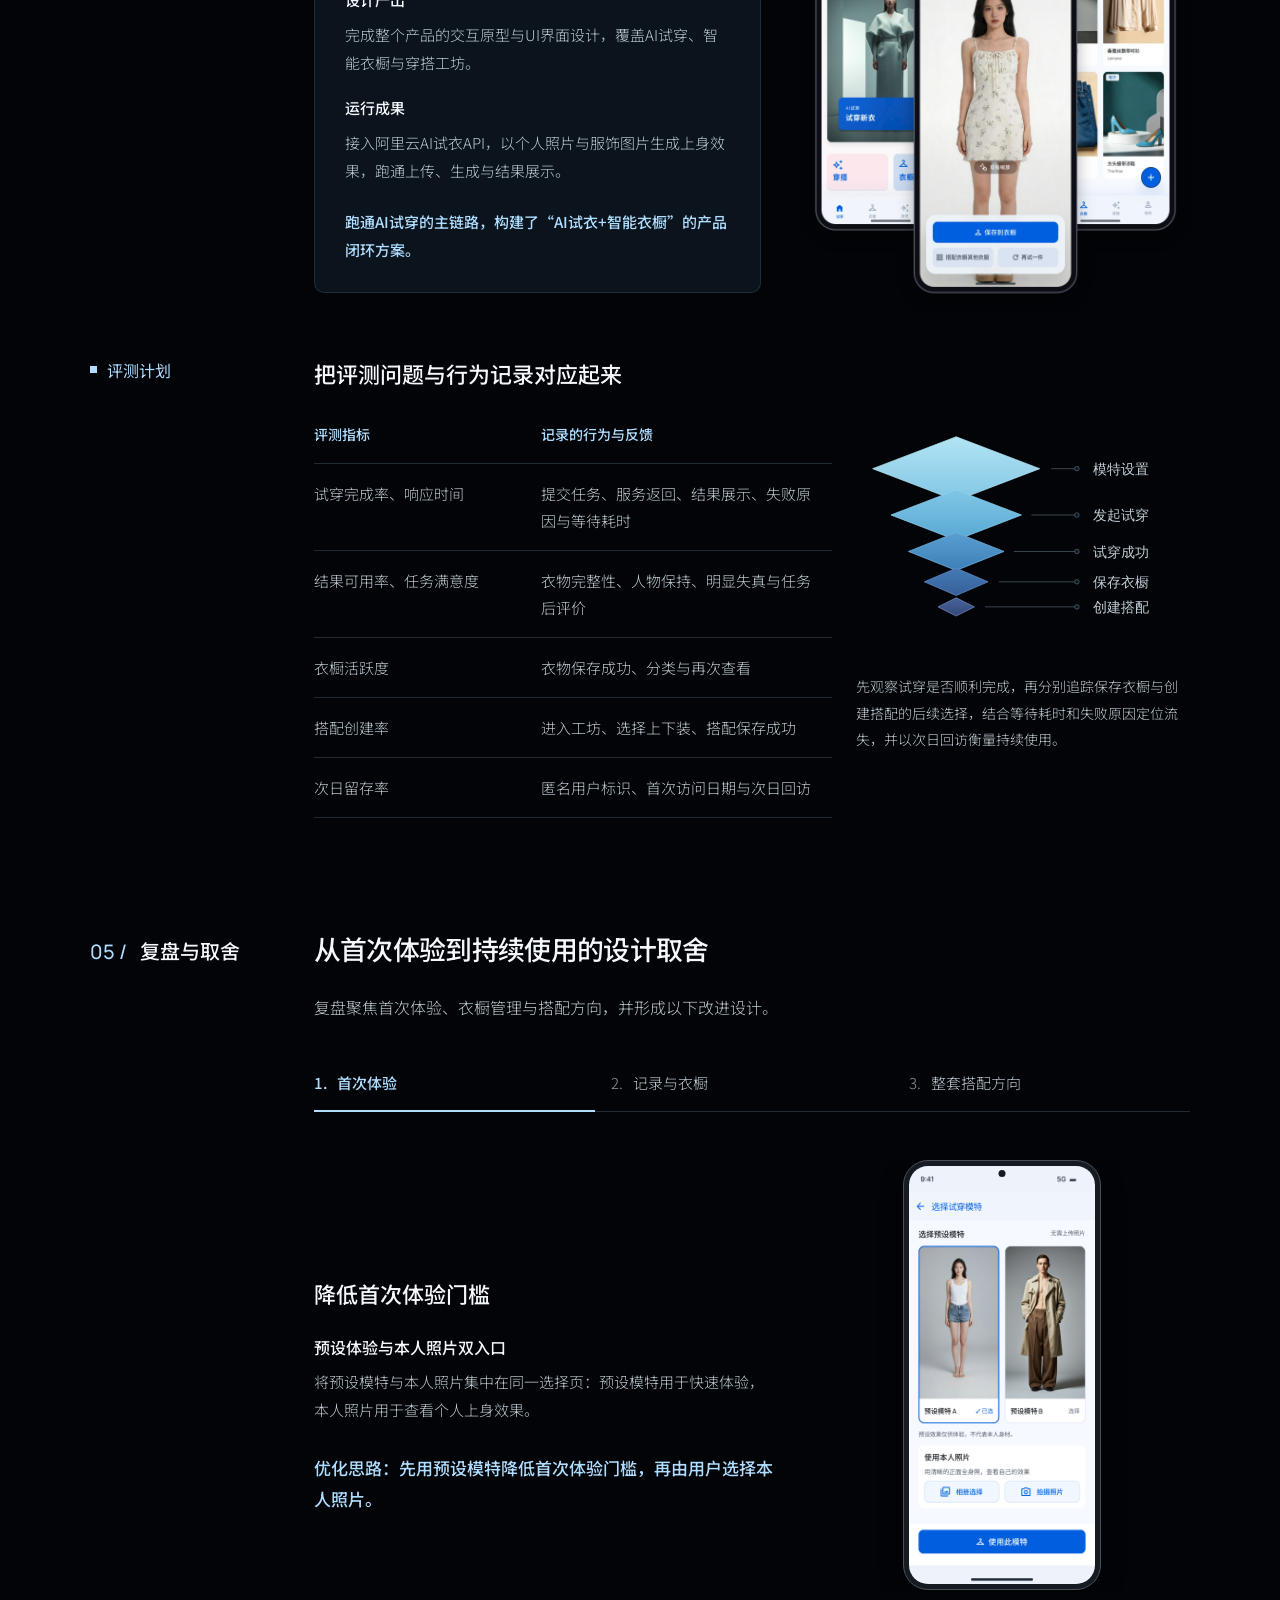
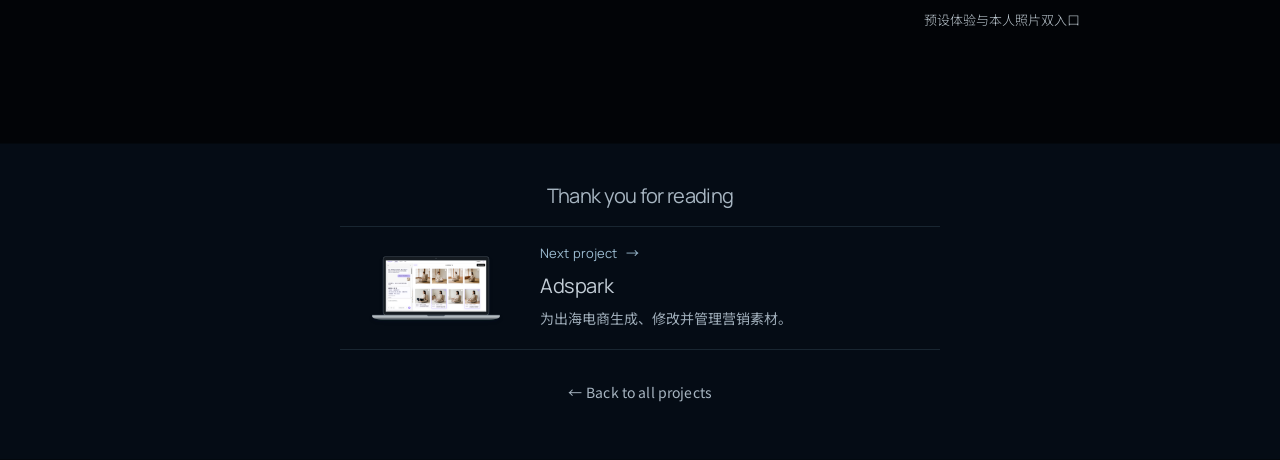
<file: fitmirror.html>
<!doctype html>
<html lang="zh-CN">
<head>
  <meta charset="UTF-8">
  <meta name="viewport" content="width=device-width,initial-scale=1,viewport-fit=cover">
  <meta name="description" content="FitMirror：从个人网购困扰出发，以AI试穿辅助购买判断，探索衣物收藏与搭配。EMBER个人作品集。">
  <meta name="theme-color" content="#020407">
  <link rel="icon" href="data:image/svg+xml,%3Csvg xmlns='http://www.w3.org/2000/svg' viewBox='0 0 32 32'%3E%3Crect width='32' height='32' rx='6' fill='%230b1720'/%3E%3Cpath d='M10 24V8h13v3H13v4h8v3h-8v6' fill='%23afddff'/%3E%3C/svg%3E">
  <title>FitMirror — EMBER Portfolio</title>
  <link href="./local-fonts.css?v=20261117-local" rel="stylesheet">
  <link rel="stylesheet" href="./detail.css">
  <link rel="stylesheet" href="./navigation.css?v=20261118-nav-spacing">
  <link rel="stylesheet" href="./fitmirror.css?v=20261118-back-right">
  <link rel="stylesheet" href="./project-footer.css?v=20261117-footer-thanks">
  <script src="./fitmirror.js?v=20261116-motion" defer></script>
</head>
<body class="fitmirror-page frosted-nav-page">
  <a class="skip-link" href="#main">跳至正文</a>
  <nav class="detail-nav" aria-label="网站导航">
    <a class="back" href="./index.html" aria-label="返回首页"><span>←</span> <b>BACK TO PORTFOLIO</b><span class="nav-short">首页</span></a>
    <div class="detail-links">
      <a href="./about.html" aria-label="关于我"><span>01.</span><b>ABOUT</b><span class="nav-short">关于</span></a>
      <a href="./ai-projects.html" aria-current="page" aria-label="项目"><span>02.</span><b>PROJECTS</b><span class="nav-short">项目</span></a>
      <a href="./internship.html" aria-label="实习经历"><span>03.</span><b>INTERNSHIP</b><span class="nav-short">实习</span></a>
    </div>
  </nav>

  <main id="main" class="fm-main">
    <header class="fm-hero fm-product-hero">
      <a class="back-projects" href="./ai-projects.html">← <span>BACK TO PROJECTS</span></a>
      <div class="hero-layout">
        <div class="hero-copy">
          <h1>FitMirror</h1>
          <p class="hero-description">AI驱动的试穿助手与数字衣橱APP</p>
          <dl class="hero-meta">
            <div><dt>我的角色</dt><dd>独立推进<br>AI协作</dd></div>
            <div><dt>项目周期</dt><dd>2026年4月</dd></div>
            <div><dt>主要工具</dt><dd>Figma<br>Cursor</dd></div>
            <div><dt>当前成果</dt><dd>AI试穿MVP</dd></div>
          </dl>
          <a class="hero-ui-link" href="https://www.figma.com/proto/fpf9PL9NrunB3fONWpUfYV/%E8%A1%A3%E6%A9%B1app?node-id=1-56&amp;p=f&amp;t=w5Zx889XyJbUGOvC-0&amp;scaling=scale-down&amp;content-scaling=fixed&amp;page-id=0%3A1&amp;starting-point-node-id=369%3A261&amp;show-proto-sidebar=1" target="_blank" rel="noopener noreferrer">查看产品 UI <svg viewBox="0 0 20 20" width="18" height="18" fill="none" aria-hidden="true"><path d="M11 3h6v6M17 3l-8 8M8 4H4v12h12v-4" stroke="currentColor" stroke-width="1.5" stroke-linecap="round" stroke-linejoin="round"/></svg></a>
        </div>
        <figure class="hero-overview">
          <button class="image-trigger" type="button" data-zoom data-caption="FitMirror产品UI汇总" aria-label="放大查看FitMirror产品UI汇总图"><img src="./assets/fitmirror/ui-overview.png" width="1200" height="1200" alt="FitMirror产品UI汇总：首页和试穿结果居中，周围展示衣橱、穿搭工坊、试穿记录、模特选择与照片上传" fetchpriority="high" decoding="async"></button>
        </figure>
      </div>
    </header>

    <section class="fm-section fm-research reveal" id="problem" aria-labelledby="problem-title">
      <p class="chapter-kicker"><span>01 /</span> 用户研究</p>
      <div class="fm-section-body">
      <h2 id="problem-title">喜欢的衣服，为什么看了商品图还是不敢下单？</h2>
      <p class="section-intro">从网购时的上身顾虑出发，我将研究聚焦在买前决策与日常搭配两个场景，梳理用户从发现服饰到再次使用衣物的需求。</p>

      <div class="research-audience fm-subsection">
        <h3 class="fm-subtitle">目标用户</h3>
        <svg class="audience-icon" viewBox="0 0 48 48" width="48" height="48" fill="none" aria-hidden="true"><circle cx="24" cy="15" r="8" stroke="currentColor" stroke-width="1.5"/><path d="M9 41v-4a15 15 0 0 1 30 0v4M33 8l3-3M39 15h4" stroke="currentColor" stroke-width="1.5" stroke-linecap="round"/></svg>
        <div class="audience-description"><p><strong>18–35岁女性</strong>，<span>高频网购服饰</span>、<span>注重穿搭表达</span></p><p class="audience-need">希望下单时更有把握，也能更轻松地搭配已有衣物。</p></div>
      </div>

      <div class="research-scenarios fm-subsection">
      <h3 class="fm-subtitle">核心场景</h3>
      <div class="research-scenes">
        <article class="scene-card scene-purchase">
          <div class="scene-heading"><span>买前决策</span><svg viewBox="0 0 32 32" width="32" height="32" fill="none" aria-hidden="true"><path d="M8 11h16l2 16H6l2-16Z" stroke="currentColor" stroke-width="1.5"/><path d="M12 12V8a4 4 0 0 1 8 0v4" stroke="currentColor" stroke-width="1.5"/></svg></div>
          <h3>下单前的上身判断</h3>
          <p>晚上刷到心仪大衣的折扣，加购后仍在反复对比。</p>
          <dl><div><dt>行为</dt><dd>查看模特图、商品评论与买家秀</dd></div><div><dt>阻碍</dt><dd>参考对象与本人身材不同，难以代入上身效果</dd></div></dl>
        </article>
        <article class="scene-card scene-outfit">
          <div class="scene-heading"><span>日常搭配</span><svg viewBox="0 0 32 32" width="32" height="32" fill="none" aria-hidden="true"><path d="M13 8a3 3 0 1 1 5 2c-1 1-2 1-2 3v2L5 23a1.5 1.5 0 0 0 1 3h20a1.5 1.5 0 0 0 1-3l-11-8" stroke="currentColor" stroke-width="1.5" stroke-linejoin="round"/></svg></div>
          <h3>出门前的衣物组合</h3>
          <p>周末想尝试新的穿搭，却需要翻找、试搭多件衣服。</p>
          <dl><div><dt>行为</dt><dd>打开衣橱，反复挑选和组合</dd></div><div><dt>阻碍</dt><dd>衣物越来越多，已有衣服的搭配难以整理</dd></div></dl>
        </article>
      </div>

      </div>

      <div class="research-journey fm-subsection">
        <h3 class="fm-subtitle">用户旅程</h3>
        <h3 class="research-subtitle" id="journey-title">从下单前的犹豫，到日常选衣的困扰</h3>
        <p class="journey-scroll-hint" id="journey-scroll-hint">左右滑动查看完整旅程 →</p>
        <div class="journey-scroll" tabindex="0" role="region" aria-label="六阶段用户旅程图，可横向滚动" aria-describedby="journey-scroll-hint">
          <table class="journey-map">
            <caption class="journey-visually-hidden">六阶段用户旅程：用户行为、心理、痛点与产品机会</caption>
            <colgroup><col class="journey-axis"><col span="6"></colgroup>
            <thead><tr><th scope="col">阶段</th><th scope="col"><span>01</span>发现衣服</th><th scope="col"><span>02</span>加购／犹豫</th><th scope="col"><span>03</span>下单前</th><th scope="col"><span>04</span>收货后</th><th scope="col"><span>05</span>日常穿搭</th><th scope="col"><span>06</span>长期使用</th></tr></thead>
            <tbody>
              <tr><th scope="row">用户行为</th><td>在电商／社媒<br>浏览穿搭</td><td>加入购物车<br>反复对比</td><td>查看商品评论<br>与买家秀</td><td>实际收到衣服<br>上身试穿</td><td>打开衣柜<br>反复挑选</td><td>衣服不断增加<br>整理已有衣物</td></tr>
              <tr class="journey-psychology"><th scope="row">用户心理</th><td colspan="6"><div class="journey-emotion">
                <svg viewBox="0 0 900 184" preserveAspectRatio="none" aria-hidden="true"><path class="emotion-guide" d="M0 24H900M0 144H900"/><path class="emotion-line" d="M0 18C30 18 50 24 75 24S180 36 225 38S330 60 375 76S480 120 525 120S630 96 675 96S780 82 825 82S875 76 900 76"/><g class="emotion-dot"><circle cx="75" cy="24" r="4"/><circle cx="225" cy="38" r="4"/><circle cx="375" cy="76" r="4"/><circle cx="525" cy="120" r="4"/><circle cx="675" cy="96" r="4"/><circle cx="825" cy="82" r="4"/></g></svg>
                <span class="mood-emoji" style="--point-x:8.333%;--point-y:24px" aria-hidden="true">😊</span><span class="mood-emoji" style="--point-x:25%;--point-y:38px" aria-hidden="true">😟</span><span class="mood-emoji" style="--point-x:41.667%;--point-y:76px" aria-hidden="true">🤔</span><span class="mood-emoji" style="--point-x:58.333%;--point-y:120px" aria-hidden="true">😞</span><span class="mood-emoji" style="--point-x:75%;--point-y:96px" aria-hidden="true">😕</span><span class="mood-emoji" style="--point-x:91.667%;--point-y:82px" aria-hidden="true">😩</span>
                <div class="mood-quote" style="--stage:0;--mood-top:40px">“这件好像<br>很好看”</div><div class="mood-quote" style="--stage:1;--mood-top:54px">“我穿会不会<br>显胖？”</div><div class="mood-quote" style="--stage:2;--mood-top:92px">“别人穿好看<br>不代表我适合”</div><div class="mood-quote" style="--stage:3;--mood-top:136px">“怎么和买家秀<br>不一样？”</div><div class="mood-quote" style="--stage:4;--mood-top:112px">“今天穿啥？”</div><div class="mood-quote" style="--stage:5;--mood-top:98px">“好像又没<br>衣服穿了”</div>
              </div></td></tr>
              <tr class="journey-pains"><th scope="row">用户痛点</th><td><span>模特身材不同<br>难以代入本人</span></td><td><span>购买反复犹豫<br>决策负担大</span></td><td><span>买家秀的参考<br>仍然有限</span></td><td><span>上身效果与<br>购买预期有落差</span></td><td><span>不知道怎么搭<br>衣服容易闲置</span></td><td><span>衣橱难以管理<br>已有衣物难复用</span></td></tr>
              <tr class="journey-opportunities"><th scope="row">产品机会</th><td>AI虚拟试穿</td><td>本人形象预览</td><td>个性化试穿</td><td>提前建立预期</td><td>AI穿搭工坊</td><td>数字衣橱管理</td></tr>
            </tbody>
          </table>
        </div>
      </div>

      <div class="research-insight fm-subsection">
        <div class="research-conclusion">
          <h3 class="research-insight-title">核心洞察</h3>
          <p>用户真正想解决的，不是“买不到衣服”，而是服装网购的<strong>“确定性”</strong>（这件衣服我穿好不好看）和<strong>“掌控感”</strong>（现有的衣服怎么配）。</p>
        </div>
      </div>
      </div>
    </section>

    <section class="fm-section fm-positioning reveal" id="direction" aria-labelledby="direction-title">
      <p class="chapter-kicker"><span>02 /</span> 竞品与定位</p>
      <div class="fm-section-body">
      <h2 id="direction-title">AI试穿如何连接买前判断与日常搭配？</h2>

      <div class="competitor-comparison fm-subsection">
        <table>
          <caption class="visually-hidden">竞品分析：参照路径、已有解法与可借鉴设计</caption>
          <thead><tr><th scope="col">参照路径</th><th scope="col">已有解法</th><th scope="col">可借鉴的设计</th></tr></thead>
          <tbody>
            <tr><th scope="row"><strong>独立试穿</strong><a href="https://blog.google/innovation-and-ai/models-and-research/google-labs/doppl/" target="_blank" rel="noopener noreferrer">Google Doppl · 2025 ↗</a></th><td data-label="已有解法">侧重个人风格探索：上传穿搭图，在本人照片上试穿并保存造型。</td><td data-label="可借鉴的设计"><strong>图片输入与本人预览</strong><span>用轻量输入获得直观的上身参考。</span></td></tr>
            <tr><th scope="row"><strong>商品内预览</strong><div class="competitor-links"><a href="https://static.zara.net/static/pdfs/TR/assistant_terms/Assistant-terms-and-conditions-en_TR-09012026.pdf" target="_blank" rel="noopener noreferrer">Zara试穿 ↗</a><a href="https://www.aboutamazon.com/news/retail/amazon-makes-shopping-easier-with-virtual-try-on-for-shoes" target="_blank" rel="noopener noreferrer">Amazon鞋履AR ↗</a></div></th><td data-label="已有解法">侧重购买判断：Zara以个人形象预览商品，Amazon用AR查看鞋履上脚。</td><td data-label="可借鉴的设计"><strong>预览衔接商品选择</strong><span>让效果展示服务于购买判断。</span></td></tr>
            <tr><th scope="row"><strong>虚拟换装</strong><a href="https://page.zepeto.me/en/u4EEl3wK89atkdyUiivGEck" target="_blank" rel="noopener noreferrer">ZEPETO ↗</a></th><td data-label="已有解法">侧重虚拟形象表达：选购数字服饰、组合造型，用于虚拟社交。</td><td data-label="可借鉴的设计"><strong>衣物组合与方案保存</strong><span>按品类组织衣物，保留搭配结果。</span></td></tr>
          </tbody>
        </table>
      </div>

      <div class="direction-requirement direction-summary fm-subsection">
        <h3 class="fm-subtitle">竞品总结</h3>
        <ul>
          <li><div class="direction-summary-copy"><div class="direction-summary-heading"><svg viewBox="0 0 32 32" aria-hidden="true"><circle cx="16" cy="16" r="11"/><path d="M16 9v7l5 3"/></svg><strong>体验：让等待有反馈。</strong></div><p>用生成进度与“正在为你穿衣”等提示解释等待，超时后提供继续等待或重试的选择。</p></div></li>
          <li><div class="direction-summary-copy"><div class="direction-summary-heading"><svg viewBox="0 0 32 32" aria-hidden="true"><path d="M11 7 6 10l3 5 3-1v11h8V14l3 1 3-5-5-3-2 3h-6z"/></svg><strong>功能：从试穿效果走向选衣搭配。</strong></div><p>将服饰与人体的融合、材质和褶皱作为生成质量重点，再用衣橱管理与组合搭配承接后续使用。</p></div></li>
          <li><div class="direction-summary-copy"><div class="direction-summary-heading"><svg viewBox="0 0 32 32" aria-hidden="true"><path d="M7 24V8m0 16h18M11 19l5-5 4 3 5-7m-4 0h4v4"/></svg><strong>商业：围绕购买确定性探索合作。</strong></div><p>后续可与销售方探索效果付费或分成，并验证试穿能否帮助购买决策、减少退货。</p></div></li>
        </ul>
      </div>

      <figure class="product-chain fm-subsection" aria-labelledby="product-chain-title">
        <figcaption id="product-chain-title">从试穿新衣，到结果的后续使用</figcaption>
        <h3 class="fm-subtitle">业务流程</h3>
        <div class="approved-flow-frame">
          <img class="approved-flow-image" src="./assets/fitmirror/fitmirror-business-flow-final-approved.svg" alt="FitMirror 核心业务流程图：从试穿准备、选择服饰及 AI 生成，到查看结果和后续保存衣橱、进入穿搭工坊的完整流程。" loading="lazy" decoding="async">
        </div>
      </figure>
      <div class="direction-decision fm-subsection">
        <h3 class="fm-subtitle">产品定位</h3>
        <div class="positioning-copy">
          <p class="positioning-conclusion"><strong>AI驱动的试穿助手与个人数字衣橱</strong></p>
          <p class="positioning-intro">专注解决两个核心场景：</p>
          <p class="positioning-scenarios"><strong>买前试穿：</strong>用户截图商品图进入AI试穿，快速看到服装的上身效果；<strong>衣橱搭配：</strong>录入日常衣物，自由组合穿搭，盘活衣柜。</p>
        </div>
      </div>
      </div>
    </section>

    <section class="fm-section experience-section" id="experience" aria-labelledby="experience-title">
      <p class="chapter-kicker"><span>03 /</span> 核心功能</p>
      <div class="fm-section-body">
      <div class="reveal"><h2 id="experience-title">从AI试穿到衣物收藏与组合搭配</h2><p class="section-intro">以试穿预览辅助买前判断，通过衣物收藏与组合搭配延伸日常使用。</p></div>
      <div class="fm-tabs" role="tablist" aria-label="核心体验分点" hidden>
        <button type="button" role="tab" id="experience-tab-1" aria-controls="experience-panel-1"><span>1.</span>开始之前</button>
        <button type="button" role="tab" id="experience-tab-2" aria-controls="experience-panel-2"><span>2.</span>准备输入</button>
        <button type="button" role="tab" id="experience-tab-3" aria-controls="experience-panel-3"><span>3.</span>等待与结果</button>
        <button type="button" role="tab" id="experience-tab-4" aria-controls="experience-panel-4"><span>4.</span>保存与延伸</button>
      </div>

      <article class="story-split reveal fm-subsection">
        <div class="story-copy"><h3>将照片准备放在了解产品之后</h3><p>首页允许先浏览功能，通过提示条引导本人照片设置。用户可从相册选择或拍摄全身照，根据页面提示准备照片，并在预览页确认或重选。</p><p class="decision-takeaway"><strong>设计取舍：</strong>浏览阶段保持开放，在本人试穿前完成照片准备，让设置步骤服务于具体任务。</p></div>
        <div class="screen-panel"><div class="phone-group twin">
          <figure class="screen-shot"><button type="button" class="image-trigger" data-zoom data-caption="首页的照片设置提示" aria-label="放大首页设置提示"><img src="./assets/fitmirror/sync-20261029-home.png" width="780" height="1688" alt="首页顶部提示设置模特，主入口仍展示试穿功能" loading="lazy" decoding="async"></button><figcaption>首页提示</figcaption></figure>
          <figure class="screen-shot"><button type="button" class="image-trigger" data-zoom data-caption="本人照片上传" aria-label="放大本人照片上传界面"><img src="./assets/fitmirror/sync-20261029-model-upload.png" width="780" height="1688" alt="本人照片上传页，提示全身照片并提供相册和拍照入口" loading="lazy" decoding="async"></button><figcaption>准备本人照片</figcaption></figure>
          <figure class="screen-shot"><button type="button" class="image-trigger" data-zoom data-caption="本人照片确认" aria-label="放大本人照片确认界面"><img src="./assets/fitmirror/sync-20261029-model-confirm.png" width="780" height="1688" alt="本人照片确认界面，展示预览、身高体重输入及确认使用按钮" loading="lazy" decoding="async"></button><figcaption>确认本人照片</figcaption></figure>
        </div></div>
      </article>

      <article class="story-wide reveal fm-subsection">
        <div class="wide-story-heading"><div><h3>先确认目标服饰，再发起生成</h3></div><div class="story-copy"><p>确定本人照片后，用户上传目标服饰图，先查看预览，再发起试穿。预览页支持重新选择，便于在生成前核对衣物及图片完整性。</p><p class="decision-takeaway"><strong>设计取舍：</strong>保留生成前的确认节点，让用户有机会检查和更换素材，再进入需要等待的生成过程。</p></div></div>
        <div class="input-composition">
          <figure class="screen-shot"><button class="image-trigger" type="button" data-zoom data-caption="服饰选图" aria-label="放大服饰选图界面"><img src="./assets/fitmirror/sync-20261029-garment-empty.png" width="780" height="1688" alt="服饰选图空态，提供从相册选择和拍摄新照片入口" loading="lazy" decoding="async"></button><figcaption>上传目标服饰图</figcaption></figure>
          <figure class="screen-shot"><button class="image-trigger" type="button" data-zoom data-caption="上传后的服饰预览与开始试穿入口" aria-label="放大上传后的服饰预览"><img src="./assets/fitmirror/sync-20261029-garment-selected.png" width="780" height="1688" alt="上传后的碎花连衣裙预览，下方提供开始试穿与重新选择按钮" loading="lazy" decoding="async"></button><figcaption>确认服饰预览，开始试穿</figcaption></figure>
        </div>
      </article>

      <article class="story-wide reveal fm-subsection">
        <div class="wide-story-heading"><div><h3>让生成结果服务于购买判断</h3></div><div class="story-copy"><p>生成时提供等待反馈，完成后以大幅试穿图支持查看与放大。用户可再试一件、收藏衣物或进入搭配；生成失败时，可重新上传或返回首页。</p><p class="decision-takeaway"><strong>设计取舍：</strong>优先支持上身效果判断，再承接收藏与搭配，让后续操作围绕用户对这件衣服的判断展开。</p></div></div>
        <div class="screen-panel state-panel"><div class="phone-group triple">
          <figure class="screen-shot"><button class="image-trigger" type="button" data-zoom data-caption="试穿生成中的加载界面" aria-label="放大原加载界面"><img src="./assets/fitmirror/sync-20261029-loading.png" width="780" height="1688" alt="原加载界面，显示正在努力生成中及横向进度条" loading="lazy" decoding="async"></button><figcaption><span>生成中</span>提供处理反馈</figcaption></figure>
          <figure class="screen-shot primary-shot"><button class="image-trigger" type="button" data-zoom data-caption="试穿结果与后续操作" aria-label="放大试穿结果"><img src="./assets/fitmirror/sync-20261029-tryon-result.png" width="780" height="1688" alt="完整展示试穿效果的结果页，底部提供保存、搭配和再试一件" loading="lazy" decoding="async"></button><figcaption><span>查看结果</span>选择下一步操作</figcaption></figure>
          <figure class="screen-shot"><button class="image-trigger" type="button" data-zoom data-caption="生成失败与重新上传" aria-label="放大失败状态界面"><img src="./assets/fitmirror/sync-20261029-failure.png" width="780" height="1688" alt="生成失败界面，提供重新上传和返回首页按钮" loading="lazy" decoding="async"></button><figcaption><span>生成失败</span>提供重新选择去向</figcaption></figure>
        </div></div>
      </article>

      <article class="story-split reveal fm-subsection">
        <div class="story-copy"><h3>从单件试穿延伸到数字衣橱</h3><dl class="object-list wardrobe-points"><div><dt>保存试穿结果</dt><dd>查看上身效果后，可选择将衣物加入衣橱。</dd></div><div><dt>拍照录入已有衣物</dt><dd>拍摄或从相册选择衣物照片，确认图片并编辑名称、分类与颜色。</dd></div><div><dt>管理与搭配</dt><dd>衣橱按类别整理单件衣物，再到工坊选择组合、保存搭配方案。</dd></div></dl><p class="decision-takeaway"><strong>设计取舍：</strong>同时照顾新衣试穿与已有衣物整理，让衣橱成为后续选衣和搭配的基础。</p></div>
        <div class="screen-panel"><div class="phone-group twin">
          <figure class="screen-shot primary-shot"><button class="image-trigger" type="button" data-zoom data-caption="保存到衣橱" aria-label="放大保存到衣橱后的衣橱界面"><img src="./assets/fitmirror/sync-20261029-wardrobe.png" width="390" height="844" alt="保存到衣橱后的衣橱界面，以分类与网格展示单件衣物" loading="lazy" decoding="async"></button><figcaption>保存到衣橱</figcaption></figure>
          <figure class="screen-shot"><button type="button" class="image-trigger" data-zoom data-caption="衣物图片选择与上传" aria-label="放大衣物图片上传界面"><img src="./assets/fitmirror/sync-20261029-wardrobe-selected.png" width="780" height="1688" alt="衣物图片预览页，展示选中的风衣、上传和重新选择入口" loading="lazy" decoding="async"></button><figcaption>选择衣物照片</figcaption></figure>
          <figure class="screen-shot"><button type="button" class="image-trigger" data-zoom data-caption="编辑衣物信息" aria-label="放大衣物信息编辑界面"><img src="./assets/fitmirror/sync-20261029-wardrobe-edit.png" width="780" height="1688" alt="衣物信息编辑页，包含衣物名称、分类、颜色及保存入口" loading="lazy" decoding="async"></button><figcaption>整理衣物信息</figcaption></figure>
          <figure class="screen-shot"><button class="image-trigger" type="button" data-zoom data-caption="穿搭工坊界面设计" aria-label="放大穿搭工坊界面"><img src="./assets/fitmirror/sync-20261029-workshop.png" width="780" height="1688" alt="穿搭工坊界面显示人物预览、衣物分类与保存搭配入口" loading="lazy" decoding="async"></button><figcaption>探索搭配</figcaption></figure>
        </div></div>
      </article>
      </div>
    </section>

    <section class="fm-section reveal" id="progress" aria-labelledby="progress-title">
      <p class="chapter-kicker"><span>04 /</span> 成果与评估</p>
      <div class="fm-section-body">
      <div class="reading-copy wide-copy"><h2 id="progress-title">AI试穿MVP的实现成果与评测计划</h2><p>独立推进产品方案与MVP开发，接通AI试穿主流程，并围绕完成体验、结果质量与持续使用设计评估方法。</p></div>
      <div class="fm-delivered fm-subsection">
        <h3 class="fm-subtitle">当前成果</h3>
        <div class="delivered-copy"><h3>从产品方案到可运行的试穿MVP</h3>
          <dl class="delivered-points">
            <div><dt>设计产出</dt><dd>完成整个产品的交互原型与UI界面设计，覆盖AI试穿、智能衣橱与穿搭工坊。</dd></div>
            <div><dt>运行成果</dt><dd>接入阿里云AI试衣API，以个人照片与服饰图片生成上身效果，跑通上传、生成与结果展示。</dd></div>
          </dl><p class="delivered-takeaway">跑通AI试穿的主链路，构建了“AI试衣+智能衣橱”的产品闭环方案。</p>
        </div>
        <figure class="delivered-visual"><button class="image-trigger" type="button" data-zoom data-caption="FitMirror首页、试穿结果与智能衣橱UI原型；已跑通AI试穿主链路" aria-label="放大FitMirror三界面样机图"><img src="./assets/fitmirror/delivered-three-devices-v1.png" width="1680" height="1800" alt="三台手机错落展示FitMirror首页、试穿结果与智能衣橱UI，试穿结果位于前景" loading="lazy" decoding="async"></button></figure>
      </div>
      <div class="fm-evaluation fm-subsection"><h3 class="fm-subtitle">评测计划</h3><h3>把评测问题与行为记录对应起来</h3>
        <p class="evaluation-hint" id="evaluation-hint">左右滑动查看完整评测表 →</p>
        <div class="evaluation-layout">
        <div class="evaluation-scroll" role="region" aria-label="评测与数据埋点计划，可横向滚动" aria-describedby="evaluation-hint" tabindex="0"><table class="evaluation-table"><caption>评测指标与埋点设计</caption><thead><tr><th scope="col">评测指标</th><th scope="col">记录的行为与反馈</th></tr></thead><tbody>
          <tr><th scope="row">试穿完成率、响应时间</th><td>提交任务、服务返回、结果展示、失败原因与等待耗时</td></tr>
          <tr><th scope="row">结果可用率、任务满意度</th><td>衣物完整性、人物保持、明显失真与任务后评价</td></tr>
          <tr><th scope="row">衣橱活跃度</th><td>衣物保存成功、分类与再次查看</td></tr>
          <tr><th scope="row">搭配创建率</th><td>进入工坊、选择上下装、搭配保存成功</td></tr>
          <tr><th scope="row">次日留存率</th><td>匿名用户标识、首次访问日期与次日回访</td></tr>
        </tbody></table></div>
        <div class="evaluation-funnel">
          <figure><button class="image-trigger" type="button" data-zoom data-caption="计划观察的五个节点；示意层级不代表实测转化率" aria-label="放大五节点核心漏斗"><img src="./assets/fitmirror/tryon-funnel-v3.svg" width="440" height="320" alt="蓝色逐层渐变的核心漏斗观察节点：模特设置、发起试穿、试穿成功、保存衣橱、创建搭配；示意图不代表实测转化率" loading="lazy"></button></figure>
          <p>先观察试穿是否顺利完成，再分别追踪保存衣橱与创建搭配的后续选择，结合等待耗时和失败原因定位流失，并以次日回访衡量持续使用。</p>
        </div>
        </div>
      </div>
      </div>
    </section>

    <section class="fm-section reflection-section" id="reflection" aria-labelledby="reflection-title">
      <p class="chapter-kicker"><span>05 /</span> 复盘与取舍</p>
      <div class="fm-section-body">
      <div class="reveal"><h2 id="reflection-title">从首次体验到持续使用的设计取舍</h2><p class="section-intro">复盘聚焦首次体验、衣橱管理与搭配方向，并形成以下改进设计。</p></div>
      <div class="fm-tabs" role="tablist" aria-label="复盘与取舍分点" hidden>
        <button type="button" role="tab" id="reflection-tab-1" aria-controls="reflection-panel-1"><span>1.</span>首次体验</button>
        <button type="button" role="tab" id="reflection-tab-2" aria-controls="reflection-panel-2"><span>2.</span>记录与衣橱</button>
        <button type="button" role="tab" id="reflection-tab-3" aria-controls="reflection-panel-3"><span>3.</span>整套搭配方向</button>
      </div>
      <article class="reflection-block reveal fm-subsection">
        <div class="reflection-heading"><div><h3>降低首次体验门槛</h3></div></div>
        <div class="review-pair">
          <div class="review-item"><div class="review-stage"><span class="small-label">本次复盘 · 首次体验</span><figure class="screen-shot"><button class="image-trigger" type="button" data-zoom data-caption="首次体验优化：预设模特与本人照片双入口" aria-label="放大本次复盘的模特选择页"><img src="./assets/fitmirror/sync-20261029-model-picker.png" width="390" height="844" alt="新模特选择页同屏提供两个预设模特、相册与拍照入口" loading="lazy" decoding="async"></button></figure></div><h4>预设体验与本人照片双入口</h4><p>将预设模特与本人照片集中在同一选择页：预设模特用于快速体验，本人照片用于查看个人上身效果。</p></div>
        </div>
        <p class="decision-takeaway"><strong>优化思路：</strong>先用预设模特降低首次体验门槛，再由用户选择本人照片。</p>
      </article>

      <article class="reflection-block story-split reveal fm-subsection">
        <div class="story-copy"><div class="reflection-heading"><h3>试穿记录与衣物分层管理</h3></div><p>按回看效果、收藏衣物与复用搭配三种用途，区分保存的内容。</p><dl class="object-list"><div><dt>试穿记录</dt><dd>保留生成历史，随时回看效果。</dd></div><div><dt>衣橱</dt><dd>收藏单件衣物，卡片展示抠图，详情关联试穿图。</dd></div><div><dt>我的穿搭</dt><dd>保存工坊中搭配的整套方案。</dd></div></dl><p class="decision-takeaway"><strong>优化思路：</strong>试穿结果自动留在记录中，衣物由用户主动加入衣橱，为后续搭配建立清晰的选择范围。</p></div>
        <div class="screen-panel"><div class="phone-group twin">
          <figure class="screen-shot"><button class="image-trigger" type="button" data-zoom data-caption="试穿记录列表设计" aria-label="放大试穿记录列表"><img src="./assets/fitmirror/sync-20261029-history.png" width="390" height="844" alt="独立试穿记录列表，以网格展示生成历史" loading="lazy" decoding="async"></button><figcaption>试穿记录</figcaption></figure>
          <figure class="screen-shot"><button class="image-trigger" type="button" data-zoom data-caption="试穿记录详情与衣物收藏入口" aria-label="放大试穿记录详情"><img src="./assets/fitmirror/sync-20261029-history-detail.png" width="780" height="1688" alt="试穿记录详情展示生成图及可选保存到衣橱的操作" loading="lazy" decoding="async"></button><figcaption>关联效果与操作</figcaption></figure>
          <figure class="screen-shot"><button class="image-trigger" type="button" data-zoom data-caption="衣橱：按品类收藏与选择单件衣物" aria-label="放大记录与衣橱中的衣橱页面"><img src="./assets/fitmirror/sync-20261029-wardrobe.png" width="390" height="844" alt="衣橱页面，按分类和网格展示收藏的单件衣物" loading="lazy" decoding="async"></button><figcaption>衣橱 · 收藏单件衣物</figcaption></figure>
          <figure class="screen-shot"><button class="image-trigger" type="button" data-zoom data-caption="我的穿搭：保存的搭配方案与管理入口" aria-label="放大我的穿搭页面"><img src="./assets/fitmirror/sync-20261029-looks.png" width="780" height="1688" alt="我的穿搭页面，展示搭配方案、日期、衣物件数及编辑分享操作" loading="lazy" decoding="async"></button><figcaption>我的穿搭 · 保存搭配方案</figcaption></figure>
        </div></div>
      </article>

      <article class="reflection-block next-direction reveal fm-subsection"><div class="reflection-heading"><h3>上下装组合与AI搭配生成</h3></div><div class="reading-copy wide-copy"><p>工坊后续将支持选择上装与下装，生成整套效果，并将满意的组合保存到“我的穿搭”。</p></div><ol class="future-flow" aria-label="计划中的工坊使用路径"><li>选择上装与下装</li><li>AI生成搭配</li><li>查看整套效果</li><li>保存我的穿搭</li></ol><p class="decision-takeaway"><strong>优化思路：</strong>先由用户选择上下装，再统一生成整套效果，让搭配预览继续服务于购买判断。</p><div class="validation-task"><span class="small-label">下一步验证</span><p>用目标上衣搭配已有裤子，观察整套预览能否帮助用户作出购买决定。</p></div><div class="outfit-concept-visuals"><figure class="screen-shot"><button class="image-trigger" type="button" data-zoom data-caption="后续方案：选择搭配单品" aria-label="放大选择搭配单品界面"><img src="./assets/fitmirror/sync-20261029-outfit-select.png" width="402" height="874" alt="穿搭工坊方案：选择白色短上衣与牛仔长裤" loading="lazy"></button><figcaption>选择上下装</figcaption></figure><figure class="screen-shot"><button class="image-trigger" type="button" data-zoom data-caption="后续方案：生成整套搭配" aria-label="放大生成搭配界面"><img src="./assets/fitmirror/sync-20261029-outfit-loading.png" width="402" height="874" alt="穿搭工坊方案：生成搭配时的等待状态" loading="lazy"></button><figcaption>生成整套搭配</figcaption></figure><figure class="screen-shot primary-shot"><button class="image-trigger" type="button" data-zoom data-caption="后续方案：整套搭配效果示意" aria-label="放大整套搭配效果界面"><img src="./assets/fitmirror/sync-20261029-outfit-result.png" width="402" height="874" alt="穿搭工坊方案：白色短上衣与牛仔长裤的搭配效果示意" loading="lazy"></button><figcaption>查看与保存搭配</figcaption></figure></div></article>
      </div>
    </section>

    <footer class="project-footer" aria-labelledby="project-footer-title">
      <h2 class="project-footer-title" id="project-footer-title">Thank you for reading</h2>
      <a class="next-project" href="./adspark.html" aria-label="下一个项目：Adspark">
        <img class="next-project-image" src="./assets/adspark-card-laptop-v1.png" width="1920" height="1200" alt="Adspark营销素材工作台电脑样机" loading="lazy" decoding="async">
        <span class="next-project-copy">
          <span class="next-project-label">Next project <span aria-hidden="true">→</span></span>
          <span class="next-project-title">Adspark</span>
          <span class="next-project-description">为出海电商生成、修改并管理营销素材。</span>
        </span>
      </a>
      <a class="project-footer-back" href="./ai-projects.html" aria-label="返回项目列表"><span aria-hidden="true">←</span> Back to all projects</a>
    </footer>
  </main>

  <dialog class="fm-lightbox" aria-label="图片放大查看" aria-describedby="zoom-caption">
    <div class="lightbox-toolbar"><span>图片查看</span><div><button type="button" class="zoom-size" aria-pressed="false">查看原尺寸</button><button type="button" class="zoom-close" aria-label="关闭图片查看" autofocus>关闭 <span aria-hidden="true">×</span></button></div></div>
    <div class="zoom-stage"><img class="zoom-image" alt="" src="data:image/svg+xml,%3Csvg xmlns='http://www.w3.org/2000/svg' width='1' height='1'/%3E"></div>
    <p id="zoom-caption"></p>
  </dialog>
</body>
</html>
</file>
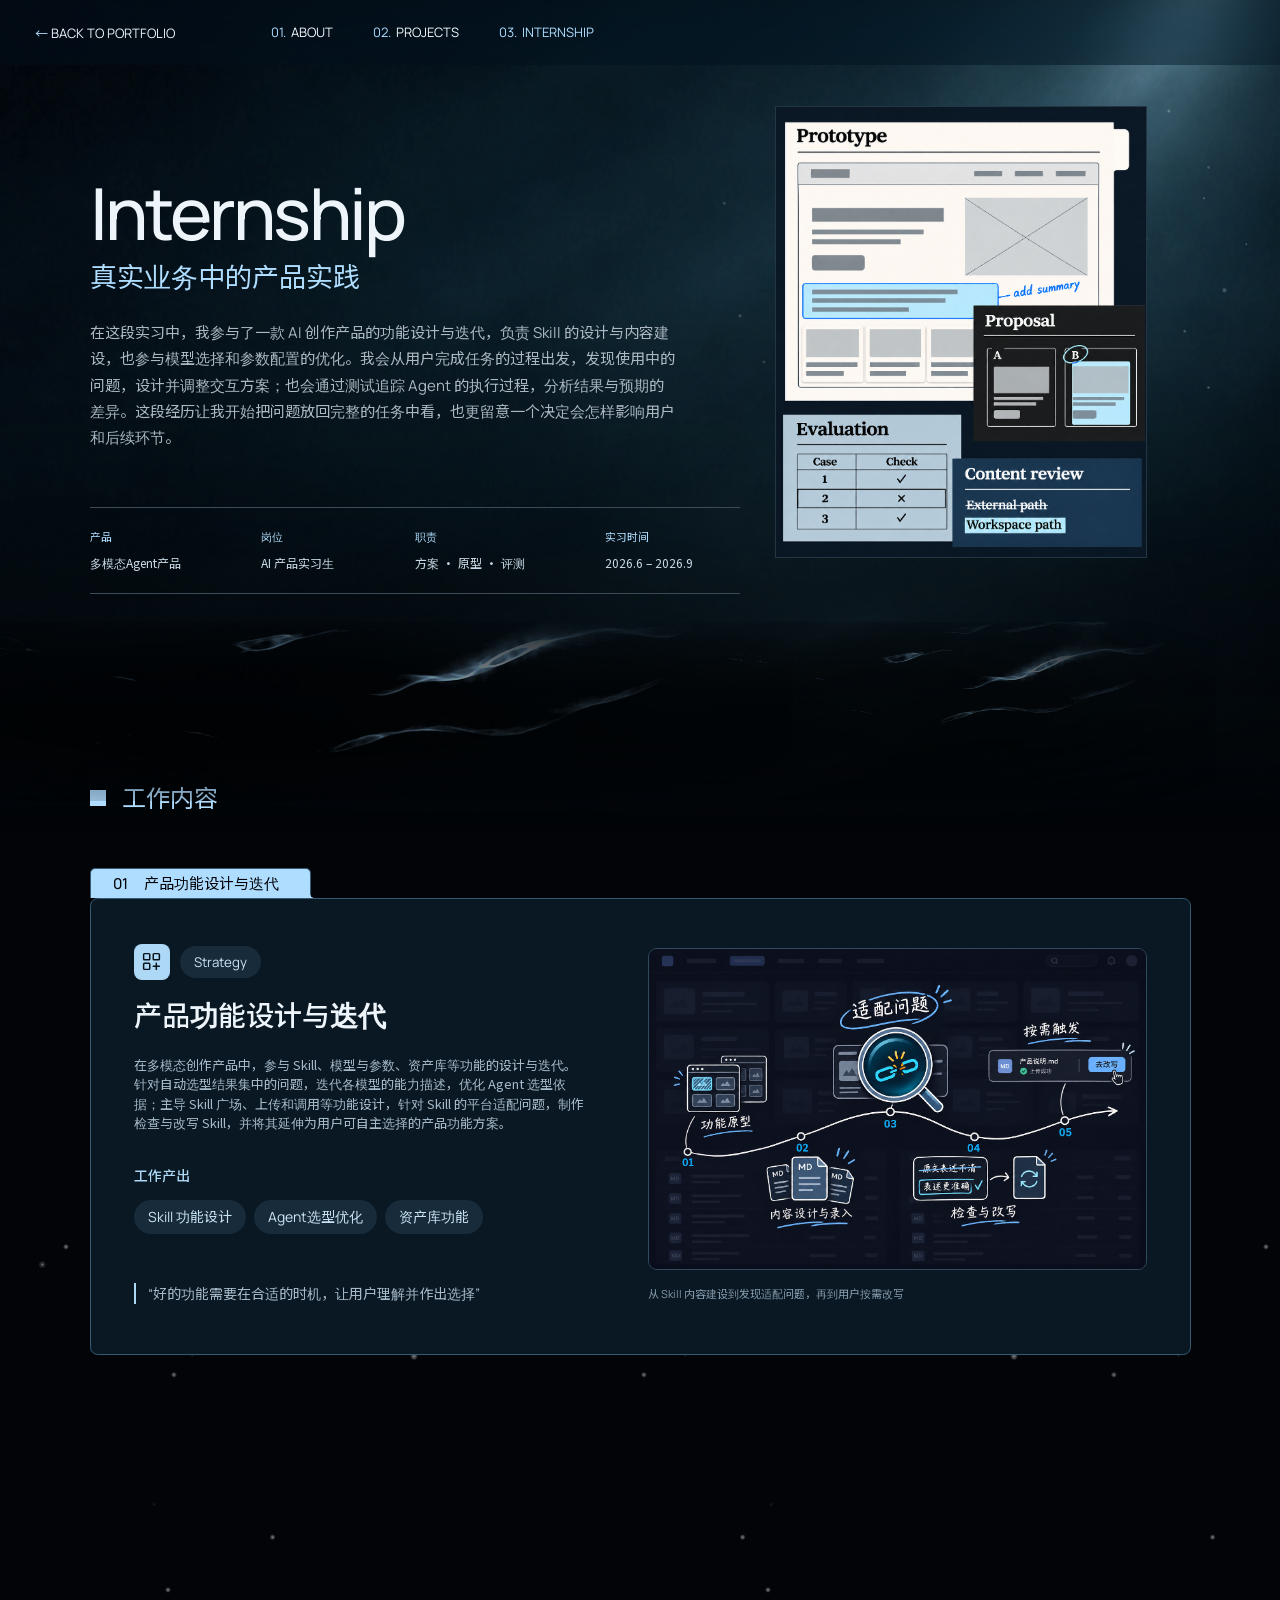
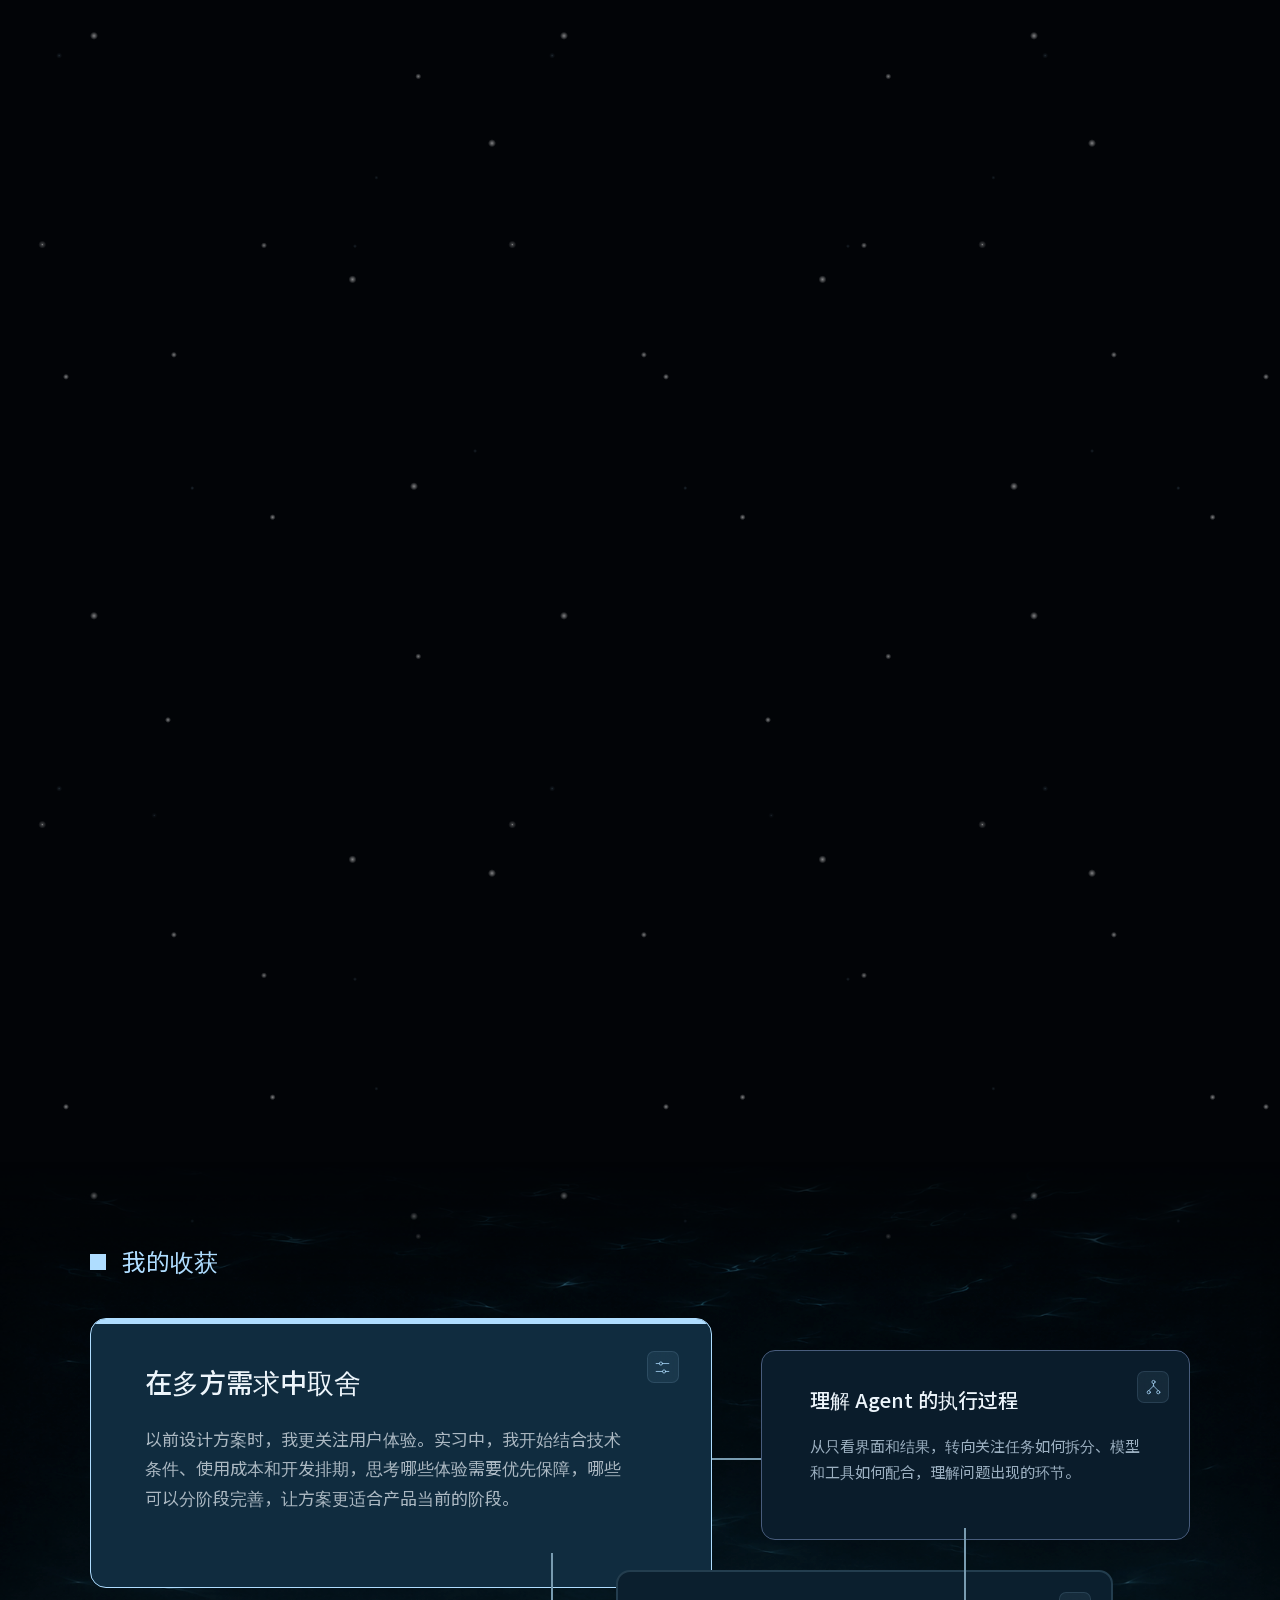
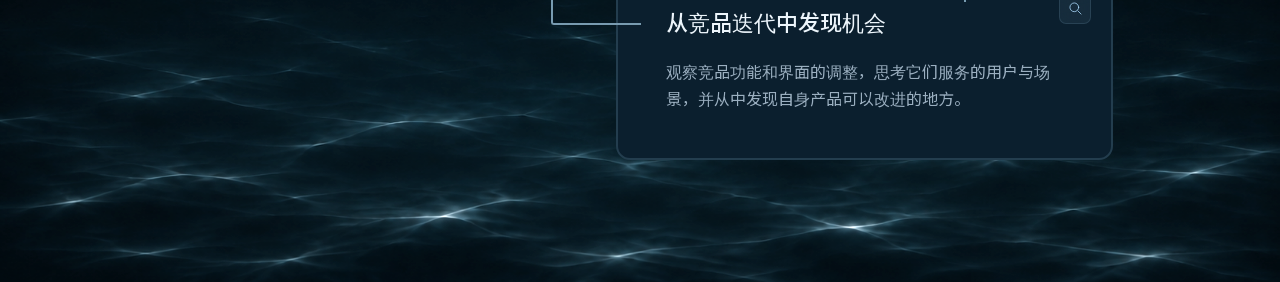
<file: internship.html>
<!doctype html>
<html lang="zh-CN">
<head>
  <meta charset="UTF-8">
  <meta name="viewport" content="width=device-width,initial-scale=1,viewport-fit=cover">
  <title>Internship — EMBER</title>
  <meta name="description" content="真实业务中的产品实践：AI 产品实习期间的工作内容与能力沉淀。">
  <link rel="stylesheet" href="./detail.css">
  <link rel="stylesheet" href="./navigation.css?v=20261119-mobile-labels">
  <link rel="stylesheet" href="./internship.css?v=20261117-work-entrance">
</head>
<body class="internship-page frosted-nav-page">
  <nav class="detail-nav" aria-label="主导航">
    <a class="back" href="./index.html"><span>←</span> <b data-copy="back">BACK TO PORTFOLIO</b></a>
  </nav>
  <main class="internship-main">
    <div class="page-motes" aria-hidden="true"></div>
    <div class="beam-motes" aria-hidden="true"></div>
    <div class="beam-glints" aria-hidden="true"></div>
    <section class="internship-overview" aria-labelledby="internship-title">
      <div class="overview-copy">
        <h1 id="internship-title">Internship</h1>
        <p class="overview-subtitle">真实业务中的产品实践</p>
        <p class="overview-description">在这段实习中，我参与了一款 AI 创作产品的功能设计与迭代，负责 Skill 的设计与内容建设，也参与模型选择和参数配置的优化。我会从用户完成任务的过程出发，发现使用中的问题，设计并调整交互方案；也会通过测试追踪 Agent 的执行过程，分析结果与预期的差异。这段经历让我开始把问题放回完整的任务中看，也更留意一个决定会怎样影响用户和后续环节。</p>
        <div class="overview-meta" aria-label="实习概览">
          <span><b>产品</b><em>多模态Agent产品</em></span><span><b>岗位</b><em>AI 产品实习生</em></span><span><b>职责</b><em>方案 · 原型 · 评测</em></span><span><b>实习时间</b><em>2026.6 – 2026.9</em></span>
        </div>
      </div>
      <figure class="overview-visual">
        <img src="./assets/internship-overview-design.png" alt="原型、方案、评测与内容审阅的实习工作概览" decoding="async">
      </figure>
    </section>
    <section class="work-section" aria-labelledby="work-title">
      <h2 class="section-title" id="work-title">工作内容</h2>
      <div class="work-stack">
        <div class="work-stage">
        <article class="work-card" style="--index:0;--tab-start:0%;--tab-width:20.1%">
          <header class="work-tab"><span>01</span><b>产品功能设计与迭代</b></header>
          <div class="work-card-content design-card-content"><div class="work-copy design-copy"><div class="design-category"><span aria-hidden="true"><svg viewBox="0 0 24 24" fill="none" stroke="currentColor" stroke-width="1.7" stroke-linecap="round" stroke-linejoin="round"><rect x="3" y="3" width="7" height="7" rx="1"/><rect x="14" y="3" width="7" height="7" rx="1"/><rect x="3" y="14" width="7" height="7" rx="1"/><path d="M17.5 14v7M14 17.5h7"/></svg></span><small>Strategy</small></div><h3>产品功能设计与迭代</h3><p>在多模态创作产品中，参与 Skill、模型与参数、资产库等功能的设计与迭代。针对自动选型结果集中的问题，迭代各模型的能力描述，优化 Agent 选型依据；主导 Skill 广场、上传和调用等功能设计，针对 Skill 的平台适配问题，制作检查与改写 Skill，并将其延伸为用户可自主选择的产品功能方案。</p><h4>工作产出</h4><div class="design-tags"><span>Skill 功能设计</span><span>Agent选型优化</span><span>资产库功能</span></div><blockquote>“好的功能需要在合适的时机，让用户理解并作出选择”</blockquote></div><figure class="skill-process"><img src="./assets/internship-skill-process.png" alt="Skill 功能原型、内容设计与录入、适配问题、检查与改写、按需触发的过程" decoding="async"><figcaption>从 Skill 内容建设到发现适配问题，再到用户按需改写</figcaption></figure></div>
        </article>
        <article class="work-card" style="--index:1;--tab-start:18.35%;--tab-width:23.3%">
          <header class="work-tab"><span>02</span><b>用户体验分析与方案设计</b></header>
          <div class="work-card-content design-card-content"><div class="work-copy design-copy"><div class="design-category"><span aria-hidden="true"><svg viewBox="0 0 24 24" fill="none" stroke="currentColor" stroke-width="1.7" stroke-linecap="round" stroke-linejoin="round"><rect x="3" y="4" width="18" height="16" rx="2"/><path d="M3 9h18M9 12l2 6 1.3-2.2L15 15z"/></svg></span><small>Design</small></div><h3>用户体验分析与方案设计</h3><p>在多模态创作产品中，用户需要选择模型、调用技能并理解任务进展。我沿使用流程梳理操作和信息理解上的问题，判断哪些环节需要更清晰的配置与反馈；据此设计并迭代模型参数、Skill 使用和工具调用方案，形成可供团队讨论与开发对接的交互原型和规则说明。</p><h4>工作产出</h4><div class="design-tags"><span>用户旅程梳理</span><span>交互原型</span><span>方案迭代</span><span>UI 设计</span></div><blockquote>“从用户任务出发，结合功能规则与技术条件，让方案既容易使用，也能落地。”</blockquote></div><div class="design-example"><div class="compare-stage" style="--split:50%"><div class="compare-screen compare-after"><img src="./assets/internship-model-after-right-menu.png" alt="修改后：在模型卡片中打开参数菜单，调整画面比例、分辨率和时长" decoding="async"></div><div class="compare-screen compare-before"><img src="./assets/internship-model-before.png" alt="修改前：通过弹窗底部的集中设置调整模型参数" decoding="async"></div><span class="compare-label before-label" aria-hidden="true">Before</span><span class="compare-label after-label" aria-hidden="true">After</span><div class="compare-divider" aria-hidden="true"><span class="compare-handle">‹<i></i>›</span></div><input class="compare-range" type="range" min="0" max="100" value="50" aria-label="拖动滑块比较模型与参数方案前后"></div><footer>从弹窗底部统一设置参数，到在模型卡片内直接调整参数</footer></div></div>
        </article>
        <article class="work-card" style="--index:2;--tab-start:41.05%;--tab-width:22.7%">
          <header class="work-tab"><span>03</span><b>产品评测与问题分析</b></header>
          <div class="work-card-content design-card-content"><div class="work-copy design-copy"><div class="design-category"><span aria-hidden="true"><svg viewBox="0 0 24 24" fill="none" stroke="currentColor" stroke-width="1.7" stroke-linecap="round" stroke-linejoin="round"><rect x="4" y="3" width="16" height="18" rx="2"/><path d="M8 8h8M8 12h8M8 16h3m2 0 2 2 3-3"/></svg></span><small>Evaluation</small></div><h3>产品评测与问题分析</h3><p>围绕产品功能与生成效果开展测试，对照用户要求、执行过程和最终产物分析 Bad Case，定位问题环节并提出优化方向，推进产品迭代。针对 Skill 的平台适配问题，批量检查并改写已有内容，将处理方法与经验沉淀为「检查＋改写 Skill」，提高处理效率与准确度，并支持团队后续复用。</p><h4>工作产出</h4><div class="design-tags"><span>Bad Case 分析</span><span>Skill 适配治理</span><span>产品评测记录</span></div><blockquote>“以用户目标检验结果，从执行过程发现问题，让评测成为产品改进的依据。”</blockquote></div><figure class="skill-process"><img src="./assets/internship-evaluation-process.png" alt="从用户目标出发，查看 Agent 执行过程，发现声音被拆分并追问如何交付成片" decoding="async"><figcaption>从用户目标出发，沿 Agent 的执行过程寻找问题</figcaption></figure></div>
        </article>
        </div>
      </div>
    </section>
    <section class="growth-section" aria-labelledby="growth-title">
      <h2 class="section-title" id="growth-title">我的收获</h2>
      <div class="growth-map">
        <span class="growth-elbow" aria-hidden="true"></span>
        <article class="growth-card growth-primary"><span class="growth-icon" aria-hidden="true"><svg viewBox="0 0 24 24" fill="none" stroke="currentColor" stroke-width="1.25" stroke-linecap="round" stroke-linejoin="round"><path d="M4 7h4m4 0h8M4 17h8m4 0h4"/><circle cx="10" cy="7" r="2"/><circle cx="14" cy="17" r="2"/></svg></span><h3>在多方需求中取舍</h3><p>以前设计方案时，我更关注用户体验。实习中，我开始结合技术条件、使用成本和开发排期，思考哪些体验需要优先保障，哪些可以分阶段完善，让方案更适合产品当前的阶段。</p></article>
        <article class="growth-card growth-secondary"><span class="growth-icon" aria-hidden="true"><svg viewBox="0 0 24 24" fill="none" stroke="currentColor" stroke-width="1.25" stroke-linecap="round" stroke-linejoin="round"><circle cx="12" cy="5" r="2"/><circle cx="6" cy="18" r="2"/><circle cx="18" cy="18" r="2"/><path d="M12 7v3m0 0-6 6m6-6 6 6"/></svg></span><h3>理解 Agent 的执行过程</h3><p>从只看界面和结果，转向关注任务如何拆分、模型和工具如何配合，理解问题出现的环节。</p></article>
        <article class="growth-card growth-tertiary"><span class="growth-icon" aria-hidden="true"><svg viewBox="0 0 24 24" fill="none" stroke="currentColor" stroke-width="1.25" stroke-linecap="round" stroke-linejoin="round"><circle cx="10.5" cy="10.5" r="5.5"/><path d="m15 15 4 4"/></svg></span><h3>从竞品迭代中发现机会</h3><p>观察竞品功能和界面的调整，思考它们服务的用户与场景，并从中发现自身产品可以改进的地方。</p></article>
      </div>
    </section>
  </main>
  <script src="./detail.js?v=20261119-mobile-labels"></script><script src="./internship.js?v=20261117-stack-gap-620"></script><script src="./growth-reveal.js?v=20261117-work-entrance"></script><script src="./model-comparison.js"></script>
</body>
</html>
</file>
<file: local-fonts.css>
/* cyrillic-ext */
@font-face {
  font-family: 'Manrope';
  font-style: normal;
  font-weight: 200 500;
  font-display: swap;
  src: url(./assets/fonts/google/xn7gYHE41ni1AdIRggqxSuXd.woff2) format('woff2');
  unicode-range: U+0460-052F, U+1C80-1C8A, U+20B4, U+2DE0-2DFF, U+A640-A69F, U+FE2E-FE2F;
}
/* cyrillic */
@font-face {
  font-family: 'Manrope';
  font-style: normal;
  font-weight: 200 500;
  font-display: swap;
  src: url(./assets/fonts/google/xn7gYHE41ni1AdIRggOxSuXd.woff2) format('woff2');
  unicode-range: U+0301, U+0400-045F, U+0490-0491, U+04B0-04B1, U+2116;
}
/* greek */
@font-face {
  font-family: 'Manrope';
  font-style: normal;
  font-weight: 200 500;
  font-display: swap;
  src: url(./assets/fonts/google/xn7gYHE41ni1AdIRggSxSuXd.woff2) format('woff2');
  unicode-range: U+0370-0377, U+037A-037F, U+0384-038A, U+038C, U+038E-03A1, U+03A3-03FF;
}
/* vietnamese */
@font-face {
  font-family: 'Manrope';
  font-style: normal;
  font-weight: 200 500;
  font-display: swap;
  src: url(./assets/fonts/google/xn7gYHE41ni1AdIRggixSuXd.woff2) format('woff2');
  unicode-range: U+0102-0103, U+0110-0111, U+0128-0129, U+0168-0169, U+01A0-01A1, U+01AF-01B0, U+0300-0301, U+0303-0304, U+0308-0309, U+0323, U+0329, U+1EA0-1EF9, U+20AB;
}
/* latin-ext */
@font-face {
  font-family: 'Manrope';
  font-style: normal;
  font-weight: 200 500;
  font-display: swap;
  src: url(./assets/fonts/google/xn7gYHE41ni1AdIRggmxSuXd.woff2) format('woff2');
  unicode-range: U+0100-02BA, U+02BD-02C5, U+02C7-02CC, U+02CE-02D7, U+02DD-02FF, U+0304, U+0308, U+0329, U+1D00-1DBF, U+1E00-1E9F, U+1EF2-1EFF, U+2020, U+20A0-20AB, U+20AD-20C4, U+2113, U+2C60-2C7F, U+A720-A7FF;
}
/* latin */
@font-face {
  font-family: 'Manrope';
  font-style: normal;
  font-weight: 200 500;
  font-display: swap;
  src: url(./assets/fonts/google/xn7gYHE41ni1AdIRggexSg.woff2) format('woff2');
  unicode-range: U+0000-00FF, U+0131, U+0152-0153, U+02BB-02BC, U+02C6, U+02DA, U+02DC, U+0304, U+0308, U+0329, U+2000-206F, U+20AC, U+2122, U+2191, U+2193, U+2212, U+2215, U+FEFF, U+FFFD;
}
@font-face {
  font-family: 'Noto Sans SC';
  font-style: normal;
  font-weight: 200 500;
  font-display: swap;
  src: url(./assets/fonts/google/k3kXo84MPvpLmixcA63oeALhLOCT-xWNm8Hqd37g1OkDRZe7lR4sg1IzSy-MNbE9VH8V.4.woff2) format('woff2');
  unicode-range: U+1f1e9-1f1f5, U+1f1f7-1f1ff, U+1f21a, U+1f232, U+1f234-1f237, U+1f250-1f251, U+1f300, U+1f302-1f308, U+1f30a-1f311, U+1f315, U+1f319-1f320, U+1f324, U+1f327, U+1f32a, U+1f32c-1f32d, U+1f330-1f357, U+1f359-1f37e;
}
@font-face {
  font-family: 'Noto Sans SC';
  font-style: normal;
  font-weight: 200 500;
  font-display: swap;
  src: url(./assets/fonts/google/k3kXo84MPvpLmixcA63oeALhLOCT-xWNm8Hqd37g1OkDRZe7lR4sg1IzSy-MNbE9VH8V.5.woff2) format('woff2');
  unicode-range: U+fee3, U+fef3, U+ff03-ff04, U+ff07, U+ff0a, U+ff17-ff19, U+ff1c-ff1d, U+ff20-ff3a, U+ff3c, U+ff3e-ff5b, U+ff5d, U+ff61-ff65, U+ff67-ff6a, U+ff6c, U+ff6f-ff78, U+ff7a-ff7d, U+ff80-ff84, U+ff86, U+ff89-ff8e, U+ff92, U+ff97-ff9b, U+ff9d-ff9f, U+ffe0-ffe4, U+ffe6, U+ffe9, U+ffeb, U+ffed, U+fffc, U+1f004, U+1f170-1f171, U+1f192-1f195, U+1f198-1f19a, U+1f1e6-1f1e8;
}
@font-face {
  font-family: 'Noto Sans SC';
  font-style: normal;
  font-weight: 200 500;
  font-display: swap;
  src: url(./assets/fonts/google/k3kXo84MPvpLmixcA63oeALhLOCT-xWNm8Hqd37g1OkDRZe7lR4sg1IzSy-MNbE9VH8V.6.woff2) format('woff2');
  unicode-range: U+f0a7, U+f0b2, U+f0b7, U+f0c9, U+f0d8, U+f0da, U+f0dc-f0dd, U+f0e0, U+f0e6, U+f0eb, U+f0fc, U+f101, U+f104-f105, U+f107, U+f10b, U+f11b, U+f14b, U+f18a, U+f193, U+f1d6-f1d7, U+f244, U+f27a, U+f296, U+f2ae, U+f471, U+f4b3, U+f610-f611, U+f880-f881, U+f8ec, U+f8f5, U+f8ff, U+f901, U+f90a, U+f92c-f92d, U+f934, U+f937, U+f941, U+f965, U+f967, U+f969, U+f96b, U+f96f, U+f974, U+f978-f979, U+f97e, U+f981, U+f98a, U+f98e, U+f997, U+f99c, U+f9b2, U+f9b5, U+f9ba, U+f9be, U+f9ca, U+f9d0-f9d1, U+f9dd, U+f9e0-f9e1, U+f9e4, U+f9f7, U+fa00-fa01, U+fa08, U+fa0a, U+fa11, U+fb01-fb02, U+fdfc, U+fe0e, U+fe30-fe31, U+fe33-fe44, U+fe49-fe52, U+fe54-fe57, U+fe59-fe66, U+fe68-fe6b, U+fe8e, U+fe92-fe93, U+feae, U+feb8, U+fecb-fecc, U+fee0;
}
@font-face {
  font-family: 'Noto Sans SC';
  font-style: normal;
  font-weight: 200 500;
  font-display: swap;
  src: url(./assets/fonts/google/k3kXo84MPvpLmixcA63oeALhLOCT-xWNm8Hqd37g1OkDRZe7lR4sg1IzSy-MNbE9VH8V.21.woff2) format('woff2');
  unicode-range: U+9f83, U+9f85-9f8d, U+9f90-9f91, U+9f94-9f96, U+9f98, U+9f9b-9f9c, U+9f9e, U+9fa0, U+9fa2, U+9ff0-9fff, U+a001, U+a007, U+a025, U+a046-a047, U+a057, U+a072, U+a078-a079, U+a083, U+a085, U+a100, U+a118, U+a132, U+a134, U+a1f4, U+a242, U+a4a6, U+a4aa, U+a4b0-a4b1, U+a4b3, U+a9c1-a9c2, U+ac00-ac01, U+ac04, U+ac08, U+ac10-ac11, U+ac13-ac16, U+ac19, U+ac1c-ac1d, U+ac24, U+ac70-ac71, U+ac74, U+ac77-ac78, U+ac80-ac81, U+ac83, U+ac8c, U+ac90, U+ac9f-aca0, U+aca8-aca9, U+acac, U+acb0, U+acbd, U+acc1, U+acc4, U+ace0-ace1, U+ace4, U+ace8, U+acf3, U+acf5, U+acfc-acfd, U+ad00, U+ad0c, U+ad11, U+ad1c, U+ad34, U+ad50, U+ad64, U+ad6c, U+ad70, U+ad74, U+ad7f, U+ad81, U+ad8c, U+adc0, U+adc8, U+addc, U+ade0, U+adf8-adf9, U+adfc, U+ae00, U+ae08-ae09, U+ae0b, U+ae30, U+ae34, U+ae38, U+ae40, U+ae4a, U+ae4c, U+ae54, U+ae68, U+aebc, U+aed8, U+af2c-af2d;
}
@font-face {
  font-family: 'Noto Sans SC';
  font-style: normal;
  font-weight: 200 500;
  font-display: swap;
  src: url(./assets/fonts/google/k3kXo84MPvpLmixcA63oeALhLOCT-xWNm8Hqd37g1OkDRZe7lR4sg1IzSy-MNbE9VH8V.22.woff2) format('woff2');
  unicode-range: U+9e30-9e33, U+9e35-9e3b, U+9e3e, U+9e40-9e44, U+9e46-9e4e, U+9e51, U+9e53, U+9e55-9e58, U+9e5a-9e5c, U+9e5e-9e63, U+9e66-9e6e, U+9e71, U+9e73, U+9e75, U+9e78-9e79, U+9e7c-9e7e, U+9e82, U+9e86-9e88, U+9e8b-9e8c, U+9e90-9e91, U+9e93, U+9e95, U+9e97, U+9e9d, U+9ea4-9ea5, U+9ea9-9eaa, U+9eb4-9eb5, U+9eb8-9eba, U+9ebc-9ebf, U+9ec3, U+9ec9, U+9ecd, U+9ed0, U+9ed2-9ed3, U+9ed5-9ed6, U+9ed9, U+9edc-9edd, U+9edf-9ee0, U+9ee2, U+9ee5, U+9ee7-9eea, U+9eef, U+9ef1, U+9ef3-9ef4, U+9ef6, U+9ef9, U+9efb-9efc, U+9efe, U+9f0b, U+9f0d, U+9f10, U+9f14, U+9f17, U+9f19, U+9f22, U+9f29, U+9f2c, U+9f2f, U+9f31, U+9f37, U+9f39, U+9f3d-9f3e, U+9f41, U+9f4a-9f4b, U+9f51-9f52, U+9f61-9f63, U+9f66-9f67, U+9f80-9f81;
}
@font-face {
  font-family: 'Noto Sans SC';
  font-style: normal;
  font-weight: 200 500;
  font-display: swap;
  src: url(./assets/fonts/google/k3kXo84MPvpLmixcA63oeALhLOCT-xWNm8Hqd37g1OkDRZe7lR4sg1IzSy-MNbE9VH8V.23.woff2) format('woff2');
  unicode-range: U+9c82-9c83, U+9c85-9c8c, U+9c8e-9c92, U+9c94-9c9b, U+9c9e-9ca3, U+9ca5-9ca7, U+9ca9, U+9cab, U+9cad-9cae, U+9cb1-9cb7, U+9cb9-9cbd, U+9cbf-9cc0, U+9cc3, U+9cc5-9cc7, U+9cc9-9cd1, U+9cd3-9cda, U+9cdc-9cdd, U+9cdf, U+9ce1-9ce3, U+9ce5, U+9ce9, U+9cee-9cef, U+9cf3-9cf4, U+9cf6, U+9cfc-9cfd, U+9d02, U+9d08-9d09, U+9d12, U+9d1b, U+9d1e, U+9d26, U+9d28, U+9d37, U+9d3b, U+9d3f, U+9d51, U+9d59, U+9d5c-9d5d, U+9d5f-9d61, U+9d6c, U+9d70, U+9d72, U+9d7a, U+9d7e, U+9d84, U+9d89, U+9d8f, U+9d92, U+9daf, U+9db4, U+9db8, U+9dbc, U+9dc4, U+9dc7, U+9dc9, U+9dd7, U+9ddf, U+9df2, U+9df9-9dfa, U+9e0a, U+9e11, U+9e1a, U+9e1e, U+9e20, U+9e22, U+9e28-9e2c, U+9e2e-9e2f;
}
@font-face {
  font-family: 'Noto Sans SC';
  font-style: normal;
  font-weight: 200 500;
  font-display: swap;
  src: url(./assets/fonts/google/k3kXo84MPvpLmixcA63oeALhLOCT-xWNm8Hqd37g1OkDRZe7lR4sg1IzSy-MNbE9VH8V.24.woff2) format('woff2');
  unicode-range: U+9a80, U+9a83, U+9a85, U+9a88-9a8a, U+9a8d-9a8e, U+9a90, U+9a92-9a93, U+9a95-9a96, U+9a98-9a99, U+9a9b-9aa2, U+9aa5, U+9aa7, U+9aaf-9ab1, U+9ab5-9ab6, U+9ab9-9aba, U+9ac0-9ac4, U+9ac8, U+9acb-9acc, U+9ace-9acf, U+9ad1-9ad2, U+9ad9, U+9adf, U+9ae1, U+9ae3, U+9aea-9aeb, U+9aed-9aef, U+9af4, U+9af9, U+9afb, U+9b03-9b04, U+9b06, U+9b08, U+9b0d, U+9b0f-9b10, U+9b13, U+9b18, U+9b1a, U+9b1f, U+9b22-9b23, U+9b25, U+9b27-9b28, U+9b2a, U+9b2f, U+9b31-9b32, U+9b3b, U+9b43, U+9b46-9b49, U+9b4d-9b4e, U+9b51, U+9b56, U+9b58, U+9b5a, U+9b5c, U+9b5f, U+9b61-9b62, U+9b6f, U+9b77, U+9b80, U+9b88, U+9b8b, U+9b8e, U+9b91, U+9b9f-9ba0, U+9ba8, U+9baa-9bab, U+9bad-9bae, U+9bb0-9bb1, U+9bb8, U+9bc9-9bca, U+9bd3, U+9bd6, U+9bdb, U+9be8, U+9bf0-9bf1, U+9c02, U+9c10, U+9c15, U+9c24, U+9c2d, U+9c32, U+9c39, U+9c3b, U+9c40, U+9c47-9c49, U+9c53, U+9c57, U+9c64, U+9c72, U+9c77-9c78, U+9c7b, U+9c7f-9c80;
}
@font-face {
  font-family: 'Noto Sans SC';
  font-style: normal;
  font-weight: 200 500;
  font-display: swap;
  src: url(./assets/fonts/google/k3kXo84MPvpLmixcA63oeALhLOCT-xWNm8Hqd37g1OkDRZe7lR4sg1IzSy-MNbE9VH8V.25.woff2) format('woff2');
  unicode-range: U+98dd, U+98e1-98e2, U+98e7-98ea, U+98ec, U+98ee-98ef, U+98f2, U+98f4, U+98fc-98fe, U+9903, U+9905, U+9908, U+990a, U+990c-990d, U+9913-9914, U+9918, U+991a-991b, U+991e, U+9921, U+9928, U+992c, U+992e, U+9935, U+9938-9939, U+993d-993e, U+9945, U+994b-994c, U+9951-9952, U+9954-9955, U+9957, U+995e, U+9963, U+9966-9969, U+996b-996c, U+996f, U+9974-9975, U+9977-9979, U+997d-997e, U+9980-9981, U+9983-9984, U+9987, U+998a-998b, U+998d-9991, U+9993-9995, U+9997-9998, U+99a5, U+99ab, U+99ad-99ae, U+99b1, U+99b3-99b4, U+99bc, U+99bf, U+99c1, U+99c3-99c6, U+99cc, U+99d0, U+99d2, U+99d5, U+99db, U+99dd, U+99e1, U+99ed, U+99f1, U+99ff, U+9a01, U+9a03-9a04, U+9a0e-9a0f, U+9a11-9a13, U+9a19, U+9a1b, U+9a28, U+9a2b, U+9a30, U+9a32, U+9a37, U+9a40, U+9a45, U+9a4a, U+9a4d-9a4e, U+9a52, U+9a55, U+9a57, U+9a5a-9a5b, U+9a5f, U+9a62, U+9a65, U+9a69, U+9a6b, U+9a6e, U+9a75, U+9a77-9a7a, U+9a7d;
}
@font-face {
  font-family: 'Noto Sans SC';
  font-style: normal;
  font-weight: 200 500;
  font-display: swap;
  src: url(./assets/fonts/google/k3kXo84MPvpLmixcA63oeALhLOCT-xWNm8Hqd37g1OkDRZe7lR4sg1IzSy-MNbE9VH8V.26.woff2) format('woff2');
  unicode-range: U+975b-975c, U+9763, U+9765-9766, U+976c-976d, U+9773, U+9776, U+977a, U+977c, U+9784-9785, U+978e-978f, U+9791-9792, U+9794-9795, U+9798, U+979a, U+979e, U+97a3, U+97a5-97a6, U+97a8, U+97ab-97ac, U+97ae-97af, U+97b2, U+97b4, U+97c6, U+97cb-97cc, U+97d3, U+97d8, U+97dc, U+97e1, U+97ea-97eb, U+97ee, U+97fb, U+97fe-97ff, U+9801-9803, U+9805-9806, U+9808, U+980c, U+9810-9814, U+9817-9818, U+981e, U+9820-9821, U+9824, U+9828, U+982b-982d, U+9830, U+9834, U+9838-9839, U+983c, U+9846, U+984d-984f, U+9851-9852, U+9854-9855, U+9857-9858, U+985a-985b, U+9862-9863, U+9865, U+9867, U+986b, U+986f-9871, U+9877-9878, U+987c, U+9880, U+9883, U+9885, U+9889, U+988b-988f, U+9893-9895, U+9899-989b, U+989e-989f, U+98a1-98a2, U+98a5-98a7, U+98a9, U+98af, U+98b1, U+98b6, U+98ba, U+98be, U+98c3-98c4, U+98c6-98c8, U+98cf-98d6, U+98da-98db;
}
@font-face {
  font-family: 'Noto Sans SC';
  font-style: normal;
  font-weight: 200 500;
  font-display: swap;
  src: url(./assets/fonts/google/k3kXo84MPvpLmixcA63oeALhLOCT-xWNm8Hqd37g1OkDRZe7lR4sg1IzSy-MNbE9VH8V.27.woff2) format('woff2');
  unicode-range: U+95c4-95ca, U+95cc-95cd, U+95d4-95d6, U+95d8, U+95e1-95e2, U+95e9, U+95f0-95f1, U+95f3, U+95f6, U+95fc, U+95fe-95ff, U+9602-9604, U+9606-960d, U+960f, U+9611-9613, U+9615-9617, U+9619-961b, U+961d, U+9621, U+9628, U+962f, U+963c-963e, U+9641-9642, U+9649, U+9654, U+965b-965f, U+9661, U+9663, U+9665, U+9667-9668, U+966c, U+9670, U+9672-9674, U+9678, U+967a, U+967d, U+9682, U+9685, U+9688, U+968a, U+968d-968e, U+9695, U+9697-9698, U+969e, U+96a0, U+96a3-96a4, U+96a8, U+96aa, U+96b0-96b1, U+96b3-96b4, U+96b7-96b9, U+96bb-96bd, U+96c9, U+96cb, U+96ce, U+96d1-96d2, U+96d6, U+96d9, U+96db-96dc, U+96de, U+96e0, U+96e3, U+96e9, U+96eb, U+96f0-96f2, U+96f9, U+96ff, U+9701-9702, U+9705, U+9708, U+970a, U+970e-970f, U+9711, U+9719, U+9727, U+972a, U+972d, U+9730, U+973d, U+9742, U+9744, U+9748-9749, U+9750-9751, U+975a;
}
@font-face {
  font-family: 'Noto Sans SC';
  font-style: normal;
  font-weight: 200 500;
  font-display: swap;
  src: url(./assets/fonts/google/k3kXo84MPvpLmixcA63oeALhLOCT-xWNm8Hqd37g1OkDRZe7lR4sg1IzSy-MNbE9VH8V.28.woff2) format('woff2');
  unicode-range: U+94f5, U+94f7, U+94f9, U+94fb-94fd, U+94ff, U+9503-9504, U+9506-9507, U+9509-950a, U+950d-950f, U+9511-9518, U+951a-9520, U+9522, U+9528-952d, U+9530-953a, U+953c-953f, U+9543-9546, U+9548-9550, U+9552-9555, U+9557-955b, U+955d-9568, U+956a-956d, U+9570-9574, U+9583, U+9586, U+9589, U+958e-958f, U+9591-9592, U+9594, U+9598-9599, U+959e-95a0, U+95a2-95a6, U+95a8-95b2, U+95b4, U+95b8-95c3;
}
@font-face {
  font-family: 'Noto Sans SC';
  font-style: normal;
  font-weight: 200 500;
  font-display: swap;
  src: url(./assets/fonts/google/k3kXo84MPvpLmixcA63oeALhLOCT-xWNm8Hqd37g1OkDRZe7lR4sg1IzSy-MNbE9VH8V.29.woff2) format('woff2');
  unicode-range: U+941c-942b, U+942d-942e, U+9432-9433, U+9435, U+9438, U+943a, U+943e, U+9444, U+944a, U+9451-9452, U+945a, U+9462-9463, U+9465, U+9470-9487, U+948a-9492, U+9494-9498, U+949a, U+949c-949d, U+94a1, U+94a3-94a4, U+94a8, U+94aa-94ad, U+94af, U+94b2, U+94b4-94ba, U+94bc-94c0, U+94c4, U+94c6-94db, U+94de-94ec, U+94ee-94f1, U+94f3;
}
@font-face {
  font-family: 'Noto Sans SC';
  font-style: normal;
  font-weight: 200 500;
  font-display: swap;
  src: url(./assets/fonts/google/k3kXo84MPvpLmixcA63oeALhLOCT-xWNm8Hqd37g1OkDRZe7lR4sg1IzSy-MNbE9VH8V.30.woff2) format('woff2');
  unicode-range: U+92ec-92ed, U+92f0, U+92f3, U+92f8, U+92fc, U+9304, U+9306, U+9310, U+9312, U+9315, U+9318, U+931a, U+931e, U+9320-9322, U+9324, U+9326-9329, U+932b-932c, U+932f, U+9331-9332, U+9335-9336, U+933e, U+9340-9341, U+934a-9360, U+9362-9363, U+9365-936b, U+936e, U+9375, U+937e, U+9382, U+938a, U+938c, U+938f, U+9393-9394, U+9396-9397, U+939a, U+93a2, U+93a7, U+93ac-93cd, U+93d0-93d1, U+93d6-93d8, U+93de-93df, U+93e1-93e2, U+93e4, U+93f8, U+93fb, U+93fd, U+940e-941a;
}
@font-face {
  font-family: 'Noto Sans SC';
  font-style: normal;
  font-weight: 200 500;
  font-display: swap;
  src: url(./assets/fonts/google/k3kXo84MPvpLmixcA63oeALhLOCT-xWNm8Hqd37g1OkDRZe7lR4sg1IzSy-MNbE9VH8V.31.woff2) format('woff2');
  unicode-range: U+9163-9164, U+9169, U+9170, U+9172, U+9174, U+9179-917a, U+917d-917e, U+9182-9183, U+9185, U+918c-918d, U+9190-9191, U+919a, U+919c, U+91a1-91a4, U+91a8, U+91aa-91af, U+91b4-91b5, U+91b8, U+91ba, U+91be, U+91c0-91c1, U+91c6, U+91c8, U+91cb, U+91d0, U+91d2, U+91d7-91d8, U+91dd, U+91e3, U+91e6-91e7, U+91ed, U+91f0, U+91f5, U+91f9, U+9200, U+9205, U+9207-920a, U+920d-920e, U+9210, U+9214-9215, U+921c, U+921e, U+9221, U+9223-9227, U+9229-922a, U+922d, U+9234-9235, U+9237, U+9239-923a, U+923c-9240, U+9244-9246, U+9249, U+924e-924f, U+9251, U+9253, U+9257, U+925b, U+925e, U+9262, U+9264-9266, U+9268, U+926c, U+926f, U+9271, U+927b, U+927e, U+9280, U+9283, U+9285-928a, U+928e, U+9291, U+9293, U+9296, U+9298, U+929c-929d, U+92a8, U+92ab-92ae, U+92b3, U+92b6-92b7, U+92b9, U+92c1, U+92c5-92c6, U+92c8, U+92cc, U+92d0, U+92d2, U+92e4, U+92ea;
}
@font-face {
  font-family: 'Noto Sans SC';
  font-style: normal;
  font-weight: 200 500;
  font-display: swap;
  src: url(./assets/fonts/google/k3kXo84MPvpLmixcA63oeALhLOCT-xWNm8Hqd37g1OkDRZe7lR4sg1IzSy-MNbE9VH8V.32.woff2) format('woff2');
  unicode-range: U+9004, U+900b, U+9011, U+9015-9016, U+901e, U+9021, U+9026, U+902d, U+902f, U+9031, U+9035-9036, U+9039-903a, U+9041, U+9044-9046, U+904a, U+904f-9052, U+9054-9055, U+9058-9059, U+905b-905e, U+9060-9062, U+9068-9069, U+906f, U+9072, U+9074, U+9076-907a, U+907c-907d, U+9081, U+9083, U+9085, U+9087-908b, U+908f, U+9095, U+9097, U+9099-909b, U+909d, U+90a0-90a1, U+90a8-90a9, U+90ac, U+90b0, U+90b2-90b4, U+90b6, U+90b8, U+90ba, U+90bd-90be, U+90c3-90c5, U+90c7-90c8, U+90cf-90d0, U+90d3, U+90d5, U+90d7, U+90da-90dc, U+90de, U+90e2, U+90e4, U+90e6-90e7, U+90ea-90eb, U+90ef, U+90f4-90f5, U+90f7, U+90fe-9100, U+9104, U+9109, U+910c, U+9112, U+9114-9115, U+9118, U+911c, U+911e, U+9120, U+9122-9123, U+9127, U+912d, U+912f-9132, U+9139-913a, U+9143, U+9146, U+9149-914a, U+914c, U+914e-9150, U+9154, U+9157, U+915a, U+915d-915e, U+9161-9162;
}
@font-face {
  font-family: 'Noto Sans SC';
  font-style: normal;
  font-weight: 200 500;
  font-display: swap;
  src: url(./assets/fonts/google/k3kXo84MPvpLmixcA63oeALhLOCT-xWNm8Hqd37g1OkDRZe7lR4sg1IzSy-MNbE9VH8V.33.woff2) format('woff2');
  unicode-range: U+8e41-8e42, U+8e47, U+8e49-8e4b, U+8e50-8e53, U+8e59-8e5a, U+8e5f-8e60, U+8e64, U+8e69, U+8e6c, U+8e70, U+8e74, U+8e76, U+8e7a-8e7c, U+8e7f, U+8e84-8e85, U+8e87, U+8e89, U+8e8b, U+8e8d, U+8e8f-8e90, U+8e94, U+8e99, U+8e9c, U+8e9e, U+8eaa, U+8eac, U+8eb0, U+8eb6, U+8ec0, U+8ec6, U+8eca-8ece, U+8ed2, U+8eda, U+8edf, U+8ee2, U+8eeb, U+8ef8, U+8efb-8efe, U+8f03, U+8f09, U+8f0b, U+8f12-8f15, U+8f1b, U+8f1d, U+8f1f, U+8f29-8f2a, U+8f2f, U+8f36, U+8f38, U+8f3b, U+8f3e-8f3f, U+8f44-8f45, U+8f49, U+8f4d-8f4e, U+8f5f, U+8f6b, U+8f6d, U+8f71-8f73, U+8f75-8f76, U+8f78-8f7a, U+8f7c, U+8f7e, U+8f81-8f82, U+8f84, U+8f87, U+8f8a-8f8b, U+8f8d-8f8f, U+8f94-8f95, U+8f97-8f9a, U+8fa6, U+8fad-8faf, U+8fb2, U+8fb5-8fb7, U+8fba-8fbc, U+8fbf, U+8fc2, U+8fcb, U+8fcd, U+8fd3, U+8fd5, U+8fd7, U+8fda, U+8fe2-8fe5, U+8fe8-8fe9, U+8fee, U+8ff3-8ff4, U+8ff8, U+8ffa;
}
@font-face {
  font-family: 'Noto Sans SC';
  font-style: normal;
  font-weight: 200 500;
  font-display: swap;
  src: url(./assets/fonts/google/k3kXo84MPvpLmixcA63oeALhLOCT-xWNm8Hqd37g1OkDRZe7lR4sg1IzSy-MNbE9VH8V.34.woff2) format('woff2');
  unicode-range: U+8cbd, U+8cbf-8cc4, U+8cc7-8cc8, U+8cca, U+8ccd, U+8cd1, U+8cd3, U+8cdb-8cdc, U+8cde, U+8ce0, U+8ce2-8ce4, U+8ce6-8ce8, U+8cea, U+8ced, U+8cf4, U+8cf8, U+8cfa, U+8cfc-8cfd, U+8d04-8d05, U+8d07-8d08, U+8d0a, U+8d0d, U+8d0f, U+8d13-8d14, U+8d16, U+8d1b, U+8d20, U+8d30, U+8d32-8d33, U+8d36, U+8d3b, U+8d3d, U+8d40, U+8d42-8d43, U+8d45-8d46, U+8d48-8d4a, U+8d4d, U+8d51, U+8d53, U+8d55, U+8d59, U+8d5c-8d5d, U+8d5f, U+8d61, U+8d66-8d67, U+8d6a, U+8d6d, U+8d71, U+8d73, U+8d84, U+8d90-8d91, U+8d94-8d95, U+8d99, U+8da8, U+8daf, U+8db1, U+8db5, U+8db8, U+8dba, U+8dbc, U+8dbf, U+8dc2, U+8dc4, U+8dc6, U+8dcb, U+8dce-8dcf, U+8dd6-8dd7, U+8dda-8ddb, U+8dde, U+8de1, U+8de3-8de4, U+8de9, U+8deb-8dec, U+8df0-8df1, U+8df6-8dfd, U+8e05, U+8e07, U+8e09-8e0a, U+8e0c, U+8e0e, U+8e10, U+8e14, U+8e1d-8e1f, U+8e23, U+8e26, U+8e2b-8e31, U+8e34-8e35, U+8e39-8e3a, U+8e3d, U+8e40;
}
@font-face {
  font-family: 'Noto Sans SC';
  font-style: normal;
  font-weight: 200 500;
  font-display: swap;
  src: url(./assets/fonts/google/k3kXo84MPvpLmixcA63oeALhLOCT-xWNm8Hqd37g1OkDRZe7lR4sg1IzSy-MNbE9VH8V.35.woff2) format('woff2');
  unicode-range: U+8b80, U+8b83, U+8b8a, U+8b8c, U+8b90, U+8b93, U+8b99-8b9a, U+8ba0, U+8ba3, U+8ba5-8ba7, U+8baa-8bac, U+8bb4-8bb5, U+8bb7, U+8bb9, U+8bc2-8bc3, U+8bc5, U+8bcb-8bcc, U+8bce-8bd0, U+8bd2-8bd4, U+8bd6, U+8bd8-8bd9, U+8bdc, U+8bdf, U+8be3-8be4, U+8be7-8be9, U+8beb-8bec, U+8bee, U+8bf0, U+8bf2-8bf3, U+8bf6, U+8bf9, U+8bfc-8bfd, U+8bff-8c00, U+8c02, U+8c04, U+8c06-8c07, U+8c0c, U+8c0f, U+8c11-8c12, U+8c14-8c1b, U+8c1d-8c21, U+8c24-8c25, U+8c27, U+8c2a-8c2c, U+8c2e-8c30, U+8c32-8c36, U+8c3f, U+8c47-8c4c, U+8c4e-8c50, U+8c54-8c56, U+8c62, U+8c68, U+8c6c, U+8c73, U+8c78, U+8c7a, U+8c82, U+8c85, U+8c89-8c8a, U+8c8d-8c8e, U+8c90, U+8c93-8c94, U+8c98, U+8c9d-8c9e, U+8ca0-8ca2, U+8ca7-8cac, U+8caf-8cb0, U+8cb3-8cb4, U+8cb6-8cb9, U+8cbb-8cbc;
}
@font-face {
  font-family: 'Noto Sans SC';
  font-style: normal;
  font-weight: 200 500;
  font-display: swap;
  src: url(./assets/fonts/google/k3kXo84MPvpLmixcA63oeALhLOCT-xWNm8Hqd37g1OkDRZe7lR4sg1IzSy-MNbE9VH8V.36.woff2) format('woff2');
  unicode-range: U+8a15-8a18, U+8a1a-8a1b, U+8a1d, U+8a1f, U+8a22-8a23, U+8a25, U+8a2b, U+8a2d, U+8a31, U+8a33-8a34, U+8a36-8a38, U+8a3a, U+8a3c, U+8a3e, U+8a40-8a41, U+8a46, U+8a48, U+8a50, U+8a52, U+8a54-8a55, U+8a58, U+8a5b, U+8a5d-8a63, U+8a66, U+8a69-8a6b, U+8a6d-8a6e, U+8a70, U+8a72-8a73, U+8a7a, U+8a85, U+8a87, U+8a8a, U+8a8c-8a8d, U+8a90-8a92, U+8a95, U+8a98, U+8aa0-8aa1, U+8aa3-8aa6, U+8aa8-8aa9, U+8aac-8aae, U+8ab0, U+8ab2, U+8ab8-8ab9, U+8abc, U+8abe-8abf, U+8ac7, U+8acf, U+8ad2, U+8ad6-8ad7, U+8adb-8adc, U+8adf, U+8ae1, U+8ae6-8ae8, U+8aeb, U+8aed-8aee, U+8af1, U+8af3-8af4, U+8af7-8af8, U+8afa, U+8afe, U+8b00-8b02, U+8b07, U+8b0a, U+8b0c, U+8b0e, U+8b10, U+8b17, U+8b19, U+8b1b, U+8b1d, U+8b20-8b21, U+8b26, U+8b28, U+8b2c, U+8b33, U+8b39, U+8b3e-8b3f, U+8b41, U+8b45, U+8b49, U+8b4c, U+8b4f, U+8b57-8b58, U+8b5a, U+8b5c, U+8b5e, U+8b60, U+8b6c, U+8b6f-8b70, U+8b72, U+8b74, U+8b77, U+8b7d;
}
@font-face {
  font-family: 'Noto Sans SC';
  font-style: normal;
  font-weight: 200 500;
  font-display: swap;
  src: url(./assets/fonts/google/k3kXo84MPvpLmixcA63oeALhLOCT-xWNm8Hqd37g1OkDRZe7lR4sg1IzSy-MNbE9VH8V.37.woff2) format('woff2');
  unicode-range: U+8882, U+8884-8886, U+8888, U+888f, U+8892-8893, U+889b, U+88a2, U+88a4, U+88a6, U+88a8, U+88aa, U+88ae, U+88b1, U+88b4, U+88b7, U+88bc, U+88c0, U+88c6-88c9, U+88ce-88cf, U+88d1-88d3, U+88d8, U+88db-88dd, U+88df, U+88e1-88e3, U+88e5, U+88e8, U+88ec, U+88f0-88f1, U+88f3-88f4, U+88fc-88fe, U+8900, U+8902, U+8906-8907, U+8909-890c, U+8912-8915, U+8918-891b, U+8921, U+8925, U+892b, U+8930, U+8932, U+8934, U+8936, U+893b, U+893d, U+8941, U+894c, U+8955-8956, U+8959, U+895c, U+895e-8960, U+8966, U+896a, U+896c, U+896f-8970, U+8972, U+897b, U+897e, U+8980, U+8983, U+8985, U+8987-8988, U+898c, U+898f, U+8993, U+8997, U+899a, U+89a1, U+89a7, U+89a9-89aa, U+89b2-89b3, U+89b7, U+89c0, U+89c7, U+89ca-89cc, U+89ce-89d1, U+89d6, U+89da, U+89dc, U+89de, U+89e5, U+89e7, U+89eb, U+89ef, U+89f1, U+89f3-89f4, U+89f8, U+89ff, U+8a01-8a03, U+8a07-8a0a, U+8a0e-8a0f, U+8a13;
}
@font-face {
  font-family: 'Noto Sans SC';
  font-style: normal;
  font-weight: 200 500;
  font-display: swap;
  src: url(./assets/fonts/google/k3kXo84MPvpLmixcA63oeALhLOCT-xWNm8Hqd37g1OkDRZe7lR4sg1IzSy-MNbE9VH8V.38.woff2) format('woff2');
  unicode-range: U+86f4, U+86f8-86f9, U+86fb, U+86fe, U+8703, U+8706-870a, U+870d, U+8711-8713, U+871a, U+871e, U+8722-8723, U+8725, U+8729, U+872e, U+8731, U+8734, U+8737, U+873a-873b, U+873e-8740, U+8742, U+8747-8748, U+8753, U+8755, U+8757-8758, U+875d, U+875f, U+8762-8766, U+8768, U+876e, U+8770, U+8772, U+8775, U+8778, U+877b-877e, U+8782, U+8785, U+8788, U+878b, U+8793, U+8797, U+879a, U+879e-87a0, U+87a2-87a3, U+87a8, U+87ab-87ad, U+87af, U+87b3, U+87b5, U+87bd, U+87c0, U+87c4, U+87c6, U+87ca-87cb, U+87d1-87d2, U+87db-87dc, U+87de, U+87e0, U+87e5, U+87ea, U+87ec, U+87ee, U+87f2-87f3, U+87fb, U+87fd-87fe, U+8802-8803, U+8805, U+880a-880b, U+880d, U+8813-8816, U+8819, U+881b, U+881f, U+8821, U+8823, U+8831-8832, U+8835-8836, U+8839, U+883b-883c, U+8844, U+8846, U+884a, U+884e, U+8852-8853, U+8855, U+8859, U+885b, U+885d-885e, U+8862, U+8864, U+8869-886a, U+886e-886f, U+8872, U+8879, U+887d-887f;
}
@font-face {
  font-family: 'Noto Sans SC';
  font-style: normal;
  font-weight: 200 500;
  font-display: swap;
  src: url(./assets/fonts/google/k3kXo84MPvpLmixcA63oeALhLOCT-xWNm8Hqd37g1OkDRZe7lR4sg1IzSy-MNbE9VH8V.39.woff2) format('woff2');
  unicode-range: U+8548, U+854e, U+8553, U+8556-8557, U+8559, U+855e, U+8561, U+8564-8565, U+8568-856a, U+856d, U+856f-8570, U+8572, U+8576, U+8579-857b, U+8580, U+8585-8586, U+8588, U+858a, U+858f, U+8591, U+8594, U+8599, U+859c, U+85a2, U+85a4, U+85a6, U+85a8-85a9, U+85ab-85ac, U+85ae, U+85b7-85b9, U+85be, U+85c1, U+85c7, U+85cd, U+85d0, U+85d3, U+85d5, U+85dc-85dd, U+85df-85e0, U+85e5-85e6, U+85e8-85ea, U+85f4, U+85f9, U+85fe-85ff, U+8602, U+8605-8607, U+860a-860b, U+8616, U+8618, U+861a, U+8627, U+8629, U+862d, U+8638, U+863c, U+863f, U+864d, U+864f, U+8652-8655, U+865b-865c, U+865f, U+8662, U+8667, U+866c, U+866e, U+8671, U+8675, U+867a-867c, U+867f, U+868b, U+868d, U+8693, U+869c-869d, U+86a1, U+86a3-86a4, U+86a7-86a9, U+86ac, U+86af-86b1, U+86b4-86b6, U+86ba, U+86c0, U+86c4, U+86c6, U+86c9-86ca, U+86cd-86d1, U+86d4, U+86d8, U+86de-86df, U+86e4, U+86e6, U+86e9, U+86ed, U+86ef-86f3;
}
@font-face {
  font-family: 'Noto Sans SC';
  font-style: normal;
  font-weight: 200 500;
  font-display: swap;
  src: url(./assets/fonts/google/k3kXo84MPvpLmixcA63oeALhLOCT-xWNm8Hqd37g1OkDRZe7lR4sg1IzSy-MNbE9VH8V.40.woff2) format('woff2');
  unicode-range: U+83c5, U+83c8-83c9, U+83cb, U+83d1, U+83d3-83d6, U+83d8, U+83db, U+83dd, U+83df, U+83e1, U+83e5, U+83ea-83eb, U+83f0, U+83f4, U+83f8-83f9, U+83fb, U+83fd, U+83ff, U+8401, U+8406, U+840a-840b, U+840f, U+8411, U+8418, U+841c, U+8420, U+8422-8424, U+8426, U+8429, U+842c, U+8438-8439, U+843b-843c, U+843f, U+8446-8447, U+8449, U+844e, U+8451-8452, U+8456, U+8459-845a, U+845c, U+8462, U+8466, U+846d, U+846f-8470, U+8473, U+8476-8478, U+847a, U+847d, U+8484-8485, U+8487, U+8489, U+848c, U+848e, U+8490, U+8493-8494, U+8497, U+849b, U+849e-849f, U+84a1, U+84a5, U+84a8, U+84af, U+84b4, U+84b9-84bf, U+84c1-84c2, U+84c5-84c7, U+84ca-84cb, U+84cd, U+84d0-84d1, U+84d3, U+84d6, U+84df-84e0, U+84e2-84e3, U+84e5-84e7, U+84ee, U+84f3, U+84f6, U+84fa, U+84fc, U+84ff-8500, U+850c, U+8511, U+8514-8515, U+8517-8518, U+851f, U+8523, U+8525-8526, U+8529, U+852b, U+852d, U+8532, U+8534-8535, U+8538-853a, U+853c, U+8543, U+8545;
}
@font-face {
  font-family: 'Noto Sans SC';
  font-style: normal;
  font-weight: 200 500;
  font-display: swap;
  src: url(./assets/fonts/google/k3kXo84MPvpLmixcA63oeALhLOCT-xWNm8Hqd37g1OkDRZe7lR4sg1IzSy-MNbE9VH8V.41.woff2) format('woff2');
  unicode-range: U+82bc, U+82be, U+82c0-82c2, U+82c4-82c8, U+82ca-82cc, U+82ce, U+82d0, U+82d2-82d3, U+82d5-82d6, U+82d8-82d9, U+82dc-82de, U+82e0-82e4, U+82e7, U+82e9-82eb, U+82ed-82ee, U+82f3-82f4, U+82f7-82f8, U+82fa-8301, U+8306-8308, U+830c-830d, U+830f, U+8311, U+8313-8315, U+8318, U+831a-831b, U+831d, U+8324, U+8327, U+832a, U+832c-832d, U+832f, U+8331-8334, U+833a-833c, U+8340, U+8343-8345, U+8347-8348, U+834a, U+834c, U+834f, U+8351, U+8356, U+8358-835c, U+835e, U+8360, U+8364-8366, U+8368-836a, U+836c-836e, U+8373, U+8378, U+837b-837d, U+837f-8380, U+8382, U+8388, U+838a-838b, U+8392, U+8394, U+8396, U+8398-8399, U+839b-839c, U+83a0, U+83a2-83a3, U+83a8-83aa, U+83ae-83b0, U+83b3-83b4, U+83b6, U+83b8, U+83ba, U+83bc-83bd, U+83bf-83c0, U+83c2;
}
@font-face {
  font-family: 'Noto Sans SC';
  font-style: normal;
  font-weight: 200 500;
  font-display: swap;
  src: url(./assets/fonts/google/k3kXo84MPvpLmixcA63oeALhLOCT-xWNm8Hqd37g1OkDRZe7lR4sg1IzSy-MNbE9VH8V.42.woff2) format('woff2');
  unicode-range: U+8166-8169, U+816b, U+816d, U+8171, U+8173-8174, U+8178, U+817c-817d, U+8182, U+8188, U+8191, U+8198-819b, U+81a0, U+81a3, U+81a5-81a6, U+81a9, U+81b6, U+81ba-81bb, U+81bd, U+81bf, U+81c1, U+81c3, U+81c6, U+81c9-81ca, U+81cc-81cd, U+81d1, U+81d3-81d4, U+81d8, U+81db-81dc, U+81de-81df, U+81e5, U+81e7-81e9, U+81eb-81ec, U+81ee-81ef, U+81f5, U+81f8, U+81fa, U+81fc, U+81fe, U+8200-8202, U+8204, U+8208-820a, U+820e-8210, U+8216-8218, U+821b-821c, U+8221-8224, U+8226-8228, U+822b, U+822d, U+822f, U+8232-8234, U+8237-8238, U+823a-823b, U+823e, U+8244, U+8249, U+824b, U+824f, U+8259-825a, U+825f, U+8266, U+8268, U+826e, U+8271, U+8276-8279, U+827d, U+827f, U+8283-8284, U+8288-828a, U+828d-8291, U+8293-8294, U+8296-8298, U+829f-82a1, U+82a3-82a4, U+82a7-82ab, U+82ae, U+82b0, U+82b2, U+82b4-82b6;
}
@font-face {
  font-family: 'Noto Sans SC';
  font-style: normal;
  font-weight: 200 500;
  font-display: swap;
  src: url(./assets/fonts/google/k3kXo84MPvpLmixcA63oeALhLOCT-xWNm8Hqd37g1OkDRZe7lR4sg1IzSy-MNbE9VH8V.43.woff2) format('woff2');
  unicode-range: U+8016, U+8018-8019, U+801c, U+801e, U+8026-802a, U+8031, U+8034-8035, U+8037, U+8043, U+804b, U+804d, U+8052, U+8056, U+8059, U+805e, U+8061, U+8068-8069, U+806e-8074, U+8076-8078, U+807c-8080, U+8082, U+8084-8085, U+8088, U+808f, U+8093, U+809c, U+809f, U+80ab, U+80ad-80ae, U+80b1, U+80b6-80b8, U+80bc-80bd, U+80c2, U+80c4, U+80ca, U+80cd, U+80d1, U+80d4, U+80d7, U+80d9-80db, U+80dd, U+80e0, U+80e4-80e5, U+80e7-80ed, U+80ef-80f1, U+80f3-80f4, U+80fc, U+8101, U+8104-8105, U+8107-8108, U+810c-810e, U+8112-8115, U+8117-8119, U+811b-811f, U+8121-8130, U+8132-8134, U+8137, U+8139, U+813f-8140, U+8142, U+8146, U+8148, U+814d-814e, U+8151, U+8153, U+8158-815a, U+815e, U+8160;
}
@font-face {
  font-family: 'Noto Sans SC';
  font-style: normal;
  font-weight: 200 500;
  font-display: swap;
  src: url(./assets/fonts/google/k3kXo84MPvpLmixcA63oeALhLOCT-xWNm8Hqd37g1OkDRZe7lR4sg1IzSy-MNbE9VH8V.44.woff2) format('woff2');
  unicode-range: U+7ef0-7ef2, U+7ef6, U+7efa-7efb, U+7efe, U+7f01-7f04, U+7f08, U+7f0a-7f12, U+7f17, U+7f19, U+7f1b-7f1c, U+7f1f, U+7f21-7f23, U+7f25-7f28, U+7f2a-7f33, U+7f35-7f37, U+7f3d, U+7f42, U+7f44-7f45, U+7f4c-7f4d, U+7f52, U+7f54, U+7f58-7f59, U+7f5d, U+7f5f-7f61, U+7f63, U+7f65, U+7f68, U+7f70-7f71, U+7f73-7f75, U+7f77, U+7f79, U+7f7d-7f7e, U+7f85-7f86, U+7f88-7f89, U+7f8b-7f8c, U+7f90-7f91, U+7f94-7f96, U+7f98-7f9b, U+7f9d, U+7f9f, U+7fa3, U+7fa7-7fa9, U+7fac-7fb2, U+7fb4, U+7fb6, U+7fb8, U+7fbc, U+7fbf-7fc0, U+7fc3, U+7fca, U+7fcc, U+7fce, U+7fd2, U+7fd5, U+7fd9-7fdb, U+7fdf, U+7fe3, U+7fe5-7fe7, U+7fe9, U+7feb-7fec, U+7fee-7fef, U+7ff1, U+7ff3-7ff4, U+7ff9-7ffa, U+7ffe, U+8004, U+8006, U+800b, U+800e, U+8011-8012, U+8014;
}
@font-face {
  font-family: 'Noto Sans SC';
  font-style: normal;
  font-weight: 200 500;
  font-display: swap;
  src: url(./assets/fonts/google/k3kXo84MPvpLmixcA63oeALhLOCT-xWNm8Hqd37g1OkDRZe7lR4sg1IzSy-MNbE9VH8V.45.woff2) format('woff2');
  unicode-range: U+7dd2, U+7dd4, U+7dd6-7dd8, U+7dda-7de0, U+7de2-7de6, U+7de8-7ded, U+7def, U+7df1-7df5, U+7df7, U+7df9, U+7dfb-7dfc, U+7dfe-7e02, U+7e04, U+7e08-7e0b, U+7e12, U+7e1b, U+7e1e, U+7e20, U+7e22-7e23, U+7e26, U+7e29, U+7e2b, U+7e2e-7e2f, U+7e31, U+7e37, U+7e39-7e3e, U+7e40, U+7e43-7e44, U+7e46-7e47, U+7e4a-7e4b, U+7e4d-7e4e, U+7e51, U+7e54-7e56, U+7e58-7e5b, U+7e5d-7e5e, U+7e61, U+7e66-7e67, U+7e69-7e6b, U+7e6d, U+7e70, U+7e73, U+7e77, U+7e79, U+7e7b-7e7d, U+7e81-7e82, U+7e8c-7e8d, U+7e8f, U+7e92-7e94, U+7e96, U+7e98, U+7e9a-7e9c, U+7e9e-7e9f, U+7ea1, U+7ea3, U+7ea5, U+7ea8-7ea9, U+7eab, U+7ead-7eae, U+7eb0, U+7ebb, U+7ebe, U+7ec0-7ec2, U+7ec9, U+7ecb-7ecc, U+7ed0, U+7ed4, U+7ed7, U+7edb, U+7ee0-7ee2, U+7ee5-7ee6, U+7ee8, U+7eeb;
}
@font-face {
  font-family: 'Noto Sans SC';
  font-style: normal;
  font-weight: 200 500;
  font-display: swap;
  src: url(./assets/fonts/google/k3kXo84MPvpLmixcA63oeALhLOCT-xWNm8Hqd37g1OkDRZe7lR4sg1IzSy-MNbE9VH8V.46.woff2) format('woff2');
  unicode-range: U+7ce8, U+7cec, U+7cf0, U+7cf5-7cf9, U+7cfc, U+7cfe, U+7d00, U+7d04-7d0b, U+7d0d, U+7d10-7d14, U+7d17-7d19, U+7d1b-7d1f, U+7d21, U+7d24-7d26, U+7d28-7d2a, U+7d2c-7d2e, U+7d30-7d31, U+7d33, U+7d35-7d36, U+7d38-7d3a, U+7d40, U+7d42-7d44, U+7d46, U+7d4b-7d4c, U+7d4f, U+7d51, U+7d54-7d56, U+7d58, U+7d5b-7d5c, U+7d5e, U+7d61-7d63, U+7d66, U+7d68, U+7d6a-7d6c, U+7d6f, U+7d71-7d73, U+7d75-7d77, U+7d79-7d7a, U+7d7e, U+7d81, U+7d84-7d8b, U+7d8d, U+7d8f, U+7d91, U+7d94, U+7d96, U+7d98-7d9a, U+7d9c-7da0, U+7da2, U+7da6, U+7daa-7db1, U+7db4-7db8, U+7dba-7dbf, U+7dc1, U+7dc4, U+7dc7-7dc8, U+7dca-7dcd, U+7dcf, U+7dd1;
}
@font-face {
  font-family: 'Noto Sans SC';
  font-style: normal;
  font-weight: 200 500;
  font-display: swap;
  src: url(./assets/fonts/google/k3kXo84MPvpLmixcA63oeALhLOCT-xWNm8Hqd37g1OkDRZe7lR4sg1IzSy-MNbE9VH8V.47.woff2) format('woff2');
  unicode-range: U+7bd3-7bd4, U+7bd9-7bda, U+7bdd, U+7be0-7be1, U+7be4-7be6, U+7be9-7bea, U+7bef, U+7bf4, U+7bf6, U+7bfc, U+7bfe, U+7c01, U+7c03, U+7c07-7c08, U+7c0a-7c0d, U+7c0f, U+7c11, U+7c15-7c16, U+7c19, U+7c1e-7c21, U+7c23-7c24, U+7c26, U+7c28-7c33, U+7c35, U+7c37-7c3b, U+7c3d-7c3e, U+7c40-7c41, U+7c43, U+7c47-7c48, U+7c4c, U+7c50, U+7c53-7c54, U+7c59, U+7c5f-7c60, U+7c63-7c65, U+7c6c, U+7c6e, U+7c72, U+7c74, U+7c79-7c7a, U+7c7c, U+7c81-7c82, U+7c84-7c85, U+7c88, U+7c8a-7c91, U+7c93-7c96, U+7c99, U+7c9b-7c9e, U+7ca0-7ca2, U+7ca6-7ca9, U+7cac, U+7caf-7cb3, U+7cb5-7cb7, U+7cba-7cbd, U+7cbf-7cc2, U+7cc5, U+7cc7-7cc9, U+7ccc-7ccd, U+7cd7, U+7cdc, U+7cde, U+7ce0, U+7ce4-7ce5, U+7ce7;
}
@font-face {
  font-family: 'Noto Sans SC';
  font-style: normal;
  font-weight: 200 500;
  font-display: swap;
  src: url(./assets/fonts/google/k3kXo84MPvpLmixcA63oeALhLOCT-xWNm8Hqd37g1OkDRZe7lR4sg1IzSy-MNbE9VH8V.48.woff2) format('woff2');
  unicode-range: U+7ae6, U+7af4-7af7, U+7afa-7afb, U+7afd-7b0a, U+7b0c, U+7b0e-7b0f, U+7b13, U+7b15-7b16, U+7b18-7b19, U+7b1e-7b20, U+7b22-7b25, U+7b29-7b2b, U+7b2d-7b2e, U+7b30-7b3b, U+7b3e-7b3f, U+7b41-7b42, U+7b44-7b47, U+7b4a, U+7b4c-7b50, U+7b58, U+7b5a, U+7b5c, U+7b60, U+7b66-7b67, U+7b69, U+7b6c-7b6f, U+7b72-7b76, U+7b7b-7b7d, U+7b7f, U+7b82, U+7b85, U+7b87, U+7b8b-7b96, U+7b98-7b99, U+7b9b-7b9f, U+7ba2-7ba4, U+7ba6-7bac, U+7bae-7bb0, U+7bb4, U+7bb7-7bb9, U+7bbb, U+7bc0-7bc1, U+7bc3-7bc4, U+7bc6, U+7bc8-7bcc, U+7bd1;
}
@font-face {
  font-family: 'Noto Sans SC';
  font-style: normal;
  font-weight: 200 500;
  font-display: swap;
  src: url(./assets/fonts/google/k3kXo84MPvpLmixcA63oeALhLOCT-xWNm8Hqd37g1OkDRZe7lR4sg1IzSy-MNbE9VH8V.49.woff2) format('woff2');
  unicode-range: U+798b-798e, U+7992, U+7994-7995, U+7997-7998, U+799a-799c, U+799f, U+79a3-79a6, U+79a8-79ac, U+79ae-79b1, U+79b3-79b5, U+79b8, U+79ba, U+79bf, U+79c2, U+79c6, U+79c8, U+79cf, U+79d5-79d6, U+79dd-79de, U+79e3, U+79e7-79e8, U+79eb, U+79ed, U+79f4, U+79f7-79f8, U+79fa, U+79fe, U+7a02-7a03, U+7a05, U+7a0a, U+7a14, U+7a17, U+7a19, U+7a1c, U+7a1e-7a1f, U+7a23, U+7a25-7a26, U+7a2c, U+7a2e, U+7a30-7a32, U+7a36-7a37, U+7a39, U+7a3c, U+7a40, U+7a42, U+7a47, U+7a49, U+7a4c-7a4f, U+7a51, U+7a55, U+7a5b, U+7a5d-7a5e, U+7a62-7a63, U+7a66, U+7a68-7a69, U+7a6b, U+7a70, U+7a78, U+7a80, U+7a85-7a88, U+7a8a, U+7a90, U+7a93-7a96, U+7a98, U+7a9b-7a9c, U+7a9e, U+7aa0-7aa1, U+7aa3, U+7aa8-7aaa, U+7aac-7ab0, U+7ab3, U+7ab8, U+7aba, U+7abd-7abf, U+7ac4-7ac5, U+7ac7-7ac8, U+7aca, U+7ad1-7ad2, U+7ada-7add, U+7ae1, U+7ae4;
}
@font-face {
  font-family: 'Noto Sans SC';
  font-style: normal;
  font-weight: 200 500;
  font-display: swap;
  src: url(./assets/fonts/google/k3kXo84MPvpLmixcA63oeALhLOCT-xWNm8Hqd37g1OkDRZe7lR4sg1IzSy-MNbE9VH8V.50.woff2) format('woff2');
  unicode-range: U+784c, U+784e-7854, U+7856-7857, U+7859-785a, U+7865, U+7869-786a, U+786d, U+786f, U+7876-7877, U+787c, U+787e-787f, U+7881, U+7887-7889, U+7893-7894, U+7898-789e, U+78a1, U+78a3, U+78a5, U+78a9, U+78ad, U+78b2, U+78b4, U+78b6, U+78b9-78ba, U+78bc, U+78bf, U+78c3, U+78c9, U+78cb, U+78d0-78d2, U+78d4, U+78d9-78da, U+78dc, U+78de, U+78e1, U+78e5-78e6, U+78ea, U+78ec, U+78ef, U+78f1-78f2, U+78f4, U+78fa-78fb, U+78fe, U+7901-7902, U+7905, U+7907, U+7909, U+790b-790c, U+790e, U+7910, U+7913, U+7919-791b, U+791e-791f, U+7921, U+7924, U+7926, U+792a-792b, U+7934, U+7936, U+7939, U+793b, U+793d, U+7940, U+7942-7943, U+7945-7947, U+7949-794a, U+794c, U+794e-7951, U+7953-7955, U+7957-795a, U+795c, U+795f-7960, U+7962, U+7964, U+7966-7967, U+7969, U+796b, U+796f, U+7972, U+7974, U+7979, U+797b-797c, U+797e-7980, U+7982, U+7986-7987, U+7989-798a;
}
@font-face {
  font-family: 'Noto Sans SC';
  font-style: normal;
  font-weight: 200 500;
  font-display: swap;
  src: url(./assets/fonts/google/k3kXo84MPvpLmixcA63oeALhLOCT-xWNm8Hqd37g1OkDRZe7lR4sg1IzSy-MNbE9VH8V.51.woff2) format('woff2');
  unicode-range: U+7722, U+7726, U+7728, U+772b-7730, U+7732-7736, U+7739-773a, U+773d-773f, U+7743, U+7746-7747, U+774c-774f, U+7751-7752, U+7758-775a, U+775c-775e, U+7762, U+7765-7766, U+7768-776a, U+776c-776d, U+7771-7772, U+777a, U+777c-777e, U+7780, U+7785, U+7787, U+778b-778d, U+778f-7791, U+7793, U+779e-77a0, U+77a2, U+77a5, U+77ad, U+77af, U+77b4-77b7, U+77bd-77c0, U+77c2, U+77c5, U+77c7, U+77cd, U+77d6-77d7, U+77d9-77da, U+77dd-77de, U+77e7, U+77ea, U+77ec, U+77ef, U+77f8, U+77fb, U+77fd-77fe, U+7800, U+7803, U+7806, U+7809, U+780f-7812, U+7815, U+7817-7818, U+781a-781f, U+7821-7823, U+7825-7827, U+7829, U+782b-7830, U+7832-7833, U+7835, U+7837, U+7839-783c, U+783e, U+7841-7844, U+7847-7849, U+784b;
}
@font-face {
  font-family: 'Noto Sans SC';
  font-style: normal;
  font-weight: 200 500;
  font-display: swap;
  src: url(./assets/fonts/google/k3kXo84MPvpLmixcA63oeALhLOCT-xWNm8Hqd37g1OkDRZe7lR4sg1IzSy-MNbE9VH8V.52.woff2) format('woff2');
  unicode-range: U+7613-7619, U+761b-761d, U+761f-7622, U+7625, U+7627-762a, U+762e-7630, U+7632-7635, U+7638-763a, U+763c-763d, U+763f-7640, U+7642-7643, U+7647-7648, U+764d-764e, U+7652, U+7654, U+7658, U+765a, U+765c, U+765e-765f, U+7661-7663, U+7665, U+7669, U+766c, U+766e-766f, U+7671-7673, U+7675-7676, U+7678-767a, U+767f, U+7681, U+7683, U+7688, U+768a-768c, U+768e, U+7690-7692, U+7695, U+7698, U+769a-769b, U+769d-76a0, U+76a2, U+76a4-76a7, U+76ab-76ac, U+76af-76b0, U+76b2, U+76b4-76b5, U+76ba-76bb, U+76bf, U+76c2-76c3, U+76c5, U+76c9, U+76cc-76ce, U+76dc-76de, U+76e1-76ea, U+76f1, U+76f9-76fb, U+76fd, U+76ff-7700, U+7703-7704, U+7707-7708, U+770c-770f, U+7712, U+7714, U+7716, U+7719-771b, U+771e, U+7721;
}
@font-face {
  font-family: 'Noto Sans SC';
  font-style: normal;
  font-weight: 200 500;
  font-display: swap;
  src: url(./assets/fonts/google/k3kXo84MPvpLmixcA63oeALhLOCT-xWNm8Hqd37g1OkDRZe7lR4sg1IzSy-MNbE9VH8V.53.woff2) format('woff2');
  unicode-range: U+750d, U+750f, U+7511, U+7513, U+7515, U+7517, U+7519, U+7521-7527, U+752a, U+752c-752d, U+752f, U+7534, U+7536, U+753a, U+753e, U+7540, U+7544, U+7547-754b, U+754d-754e, U+7550-7553, U+7556-7557, U+755a-755b, U+755d-755e, U+7560, U+7562, U+7564, U+7566-7568, U+756b-756c, U+756f-7573, U+7575, U+7579-757c, U+757e-757f, U+7581-7584, U+7587, U+7589-758e, U+7590, U+7592, U+7594, U+7596, U+7599-759a, U+759d, U+759f-75a0, U+75a3, U+75a5, U+75a8, U+75ac-75ad, U+75b0-75b1, U+75b3-75b5, U+75b8, U+75bd, U+75c1-75c4, U+75c8-75ca, U+75cc-75cd, U+75d4, U+75d6, U+75d9, U+75de, U+75e0, U+75e2-75e4, U+75e6-75ea, U+75f1-75f3, U+75f7, U+75f9-75fa, U+75fc, U+75fe-7601, U+7603, U+7605-7606, U+7608-760e, U+7610-7612;
}
@font-face {
  font-family: 'Noto Sans SC';
  font-style: normal;
  font-weight: 200 500;
  font-display: swap;
  src: url(./assets/fonts/google/k3kXo84MPvpLmixcA63oeALhLOCT-xWNm8Hqd37g1OkDRZe7lR4sg1IzSy-MNbE9VH8V.54.woff2) format('woff2');
  unicode-range: U+73f0, U+73f2, U+73f4-73f5, U+73f7, U+73f9-73fa, U+73fc-73fd, U+73ff-7402, U+7404, U+7407-7408, U+740a-740f, U+7418, U+741a-741c, U+741e, U+7424-7425, U+7428-7429, U+742c-7430, U+7432, U+7435-7436, U+7438-743b, U+743e-7441, U+7443-7446, U+7448, U+744a-744b, U+7452, U+7457, U+745b, U+745d, U+7460, U+7462-7465, U+7467-746a, U+746d, U+746f, U+7471, U+7473-7474, U+7477, U+747a, U+747e, U+7481-7482, U+7484, U+7486, U+7488-748b, U+748e-748f, U+7493, U+7498, U+749a, U+749c-74a0, U+74a3, U+74a6, U+74a9-74aa, U+74ae, U+74b0-74b2, U+74b6, U+74b8-74ba, U+74bd, U+74bf, U+74c1, U+74c3, U+74c5, U+74c8, U+74ca, U+74cc, U+74cf, U+74d1-74d2, U+74d4-74d5, U+74d8-74db, U+74de-74e0, U+74e2, U+74e4-74e5, U+74e7-74e9, U+74ee-74ef, U+74f4, U+74ff, U+7501, U+7503, U+7505, U+7508;
}
@font-face {
  font-family: 'Noto Sans SC';
  font-style: normal;
  font-weight: 200 500;
  font-display: swap;
  src: url(./assets/fonts/google/k3kXo84MPvpLmixcA63oeALhLOCT-xWNm8Hqd37g1OkDRZe7lR4sg1IzSy-MNbE9VH8V.55.woff2) format('woff2');
  unicode-range: U+72e6, U+72e8, U+72ef-72f0, U+72f2-72f4, U+72f6-72f7, U+72f9-72fb, U+72fd, U+7300-7304, U+7307, U+730a-730c, U+7313-7317, U+731d-7322, U+7327, U+7329, U+732c-732d, U+7330-7331, U+7333, U+7335-7337, U+7339, U+733d-733e, U+7340, U+7342, U+7344-7345, U+734a, U+734d-7350, U+7352, U+7355, U+7357, U+7359, U+735f-7360, U+7362-7363, U+7365, U+7368, U+736c-736d, U+736f-7370, U+7372, U+7374-7376, U+7378, U+737a-737b, U+737d-737e, U+7382-7383, U+7386, U+7388, U+738a, U+738c-7393, U+7395, U+7397-739a, U+739c, U+739e, U+73a0-73a3, U+73a5-73a8, U+73aa, U+73ad, U+73b1, U+73b3, U+73b6-73b7, U+73b9, U+73c2, U+73c5-73c9, U+73cc, U+73ce-73d0, U+73d2, U+73d6, U+73d9, U+73db-73de, U+73e3, U+73e5-73ea, U+73ee-73ef;
}
@font-face {
  font-family: 'Noto Sans SC';
  font-style: normal;
  font-weight: 200 500;
  font-display: swap;
  src: url(./assets/fonts/google/k3kXo84MPvpLmixcA63oeALhLOCT-xWNm8Hqd37g1OkDRZe7lR4sg1IzSy-MNbE9VH8V.56.woff2) format('woff2');
  unicode-range: U+71a8, U+71af, U+71b1-71bc, U+71be, U+71c1-71c2, U+71c4, U+71c8-71cb, U+71ce-71d0, U+71d2, U+71d4, U+71d9-71da, U+71dc, U+71df-71e0, U+71e6-71e8, U+71ea, U+71ed-71ee, U+71f4, U+71f6, U+71f9, U+71fb-71fc, U+71ff-7200, U+7207, U+720c-720d, U+7210, U+7216, U+721a-721e, U+7223, U+7228, U+722b, U+722d-722e, U+7230, U+7232, U+723a-723c, U+723e-7242, U+7246, U+724b, U+724d-724e, U+7252, U+7256, U+7258, U+725a, U+725c-725d, U+7260, U+7264-7266, U+726a, U+726c, U+726e-726f, U+7271, U+7273-7274, U+7278, U+727b, U+727d-727e, U+7281-7282, U+7284, U+7287, U+728a, U+728d, U+728f, U+7292, U+729b, U+729f-72a0, U+72a7, U+72ad-72ae, U+72b0-72b5, U+72b7-72b8, U+72ba-72be, U+72c0-72c1, U+72c3, U+72c5-72c6, U+72c8, U+72cc-72ce, U+72d2, U+72d6, U+72db, U+72dd-72df, U+72e1, U+72e5;
}
@font-face {
  font-family: 'Noto Sans SC';
  font-style: normal;
  font-weight: 200 500;
  font-display: swap;
  src: url(./assets/fonts/google/k3kXo84MPvpLmixcA63oeALhLOCT-xWNm8Hqd37g1OkDRZe7lR4sg1IzSy-MNbE9VH8V.57.woff2) format('woff2');
  unicode-range: U+700b, U+700d, U+7015, U+7018, U+701b, U+701d-701f, U+7023, U+7026-7028, U+702c, U+702e-7030, U+7035, U+7037, U+7039-703a, U+703c-703e, U+7044, U+7049-704b, U+704f, U+7051, U+7058, U+705a, U+705c-705e, U+7061, U+7064, U+7066, U+706c, U+707d, U+7080-7081, U+7085-7086, U+708a, U+708f, U+7091, U+7094-7095, U+7098-7099, U+709c-709d, U+709f, U+70a4, U+70a9-70aa, U+70af-70b2, U+70b4-70b7, U+70bb, U+70c0, U+70c3, U+70c7, U+70cb, U+70ce-70cf, U+70d4, U+70d9-70da, U+70dc-70dd, U+70e0, U+70e9, U+70ec, U+70f7, U+70fa, U+70fd, U+70ff, U+7104, U+7108-7109, U+710c, U+7110, U+7113-7114, U+7116-7118, U+711c, U+711e, U+7120, U+712e-712f, U+7131, U+713c, U+7142, U+7144-7147, U+7149-714b, U+7150, U+7152, U+7155-7156, U+7159-715a, U+715c, U+7161, U+7165-7166, U+7168-7169, U+716d, U+7173-7174, U+7176, U+7178, U+717a, U+717d, U+717f-7180, U+7184, U+7186-7188, U+7192, U+7198, U+719c, U+71a0, U+71a4-71a5;
}
@font-face {
  font-family: 'Noto Sans SC';
  font-style: normal;
  font-weight: 200 500;
  font-display: swap;
  src: url(./assets/fonts/google/k3kXo84MPvpLmixcA63oeALhLOCT-xWNm8Hqd37g1OkDRZe7lR4sg1IzSy-MNbE9VH8V.58.woff2) format('woff2');
  unicode-range: U+6ed9, U+6edb, U+6edd, U+6edf-6ee0, U+6ee2, U+6ee6, U+6eea, U+6eec, U+6eee-6eef, U+6ef2-6ef3, U+6ef7-6efa, U+6efe, U+6f01, U+6f03, U+6f08-6f09, U+6f15-6f16, U+6f19, U+6f22-6f25, U+6f28-6f2a, U+6f2c-6f2d, U+6f2f, U+6f32, U+6f36-6f38, U+6f3f, U+6f43-6f46, U+6f48, U+6f4b, U+6f4e-6f4f, U+6f51, U+6f54-6f57, U+6f59-6f5b, U+6f5e-6f5f, U+6f61, U+6f64-6f67, U+6f69-6f6c, U+6f6f-6f72, U+6f74-6f76, U+6f78-6f7e, U+6f80-6f83, U+6f86, U+6f89, U+6f8b-6f8d, U+6f90, U+6f92, U+6f94, U+6f97-6f98, U+6f9b, U+6fa3-6fa5, U+6fa7, U+6faa, U+6faf, U+6fb1, U+6fb4, U+6fb6, U+6fb9, U+6fc1-6fcb, U+6fd1-6fd3, U+6fd5, U+6fdb, U+6fde-6fe1, U+6fe4, U+6fe9, U+6feb-6fec, U+6fee-6ff1, U+6ffa, U+6ffe, U+7005-7006, U+7009;
}
@font-face {
  font-family: 'Noto Sans SC';
  font-style: normal;
  font-weight: 200 500;
  font-display: swap;
  src: url(./assets/fonts/google/k3kXo84MPvpLmixcA63oeALhLOCT-xWNm8Hqd37g1OkDRZe7lR4sg1IzSy-MNbE9VH8V.59.woff2) format('woff2');
  unicode-range: U+6dc3, U+6dc5-6dc6, U+6dc9, U+6dcc, U+6dcf, U+6dd2-6dd3, U+6dd6, U+6dd9-6dde, U+6de0, U+6de4, U+6de6, U+6de8-6dea, U+6dec, U+6def-6df0, U+6df5-6df6, U+6df8, U+6dfa, U+6dfc, U+6e03-6e04, U+6e07-6e09, U+6e0b-6e0c, U+6e0e, U+6e11, U+6e13, U+6e15-6e16, U+6e19-6e1b, U+6e1e-6e1f, U+6e22, U+6e25-6e27, U+6e2b-6e2c, U+6e36-6e37, U+6e39-6e3a, U+6e3c-6e41, U+6e44-6e45, U+6e47, U+6e49-6e4b, U+6e4d-6e4e, U+6e51, U+6e53-6e55, U+6e5c-6e5f, U+6e61-6e63, U+6e65-6e67, U+6e6a-6e6b, U+6e6d-6e70, U+6e72-6e74, U+6e76-6e78, U+6e7c, U+6e80-6e82, U+6e86-6e87, U+6e89, U+6e8d, U+6e8f, U+6e96, U+6e98, U+6e9d-6e9f, U+6ea1, U+6ea5-6ea7, U+6eab, U+6eb1-6eb2, U+6eb4, U+6eb7, U+6ebb-6ebd, U+6ebf-6ec6, U+6ec8-6ec9, U+6ecc, U+6ecf-6ed0, U+6ed3-6ed4, U+6ed7-6ed8;
}
@font-face {
  font-family: 'Noto Sans SC';
  font-style: normal;
  font-weight: 200 500;
  font-display: swap;
  src: url(./assets/fonts/google/k3kXo84MPvpLmixcA63oeALhLOCT-xWNm8Hqd37g1OkDRZe7lR4sg1IzSy-MNbE9VH8V.60.woff2) format('woff2');
  unicode-range: U+6cb1-6cb2, U+6cb4-6cb5, U+6cb7, U+6cba, U+6cbc-6cbd, U+6cc1-6cc3, U+6cc5-6cc7, U+6cd0-6cd4, U+6cd6-6cd7, U+6cd9-6cda, U+6cde-6ce0, U+6ce4, U+6ce6, U+6ce9, U+6ceb-6cef, U+6cf1-6cf2, U+6cf6-6cf7, U+6cfa, U+6cfe, U+6d03-6d05, U+6d07-6d08, U+6d0a, U+6d0c, U+6d0e-6d11, U+6d13-6d14, U+6d16, U+6d18-6d1a, U+6d1c, U+6d1f, U+6d22-6d23, U+6d26-6d29, U+6d2b, U+6d2e-6d30, U+6d33, U+6d35-6d36, U+6d38-6d3a, U+6d3c, U+6d3f, U+6d42-6d44, U+6d48-6d49, U+6d4d, U+6d50, U+6d52, U+6d54, U+6d56-6d58, U+6d5a-6d5c, U+6d5e, U+6d60-6d61, U+6d63-6d65, U+6d67, U+6d6c-6d6d, U+6d6f, U+6d75, U+6d7b-6d7d, U+6d87, U+6d8a, U+6d8e, U+6d90-6d9a, U+6d9c-6da0, U+6da2-6da3, U+6da7, U+6daa-6dac, U+6dae, U+6db3-6db4, U+6db6, U+6db8, U+6dbc, U+6dbf, U+6dc2;
}
@font-face {
  font-family: 'Noto Sans SC';
  font-style: normal;
  font-weight: 200 500;
  font-display: swap;
  src: url(./assets/fonts/google/k3kXo84MPvpLmixcA63oeALhLOCT-xWNm8Hqd37g1OkDRZe7lR4sg1IzSy-MNbE9VH8V.61.woff2) format('woff2');
  unicode-range: U+6b83-6b86, U+6b89, U+6b8d, U+6b91-6b93, U+6b95, U+6b97-6b98, U+6b9a-6b9b, U+6b9e, U+6ba1-6ba4, U+6ba9-6baa, U+6bad, U+6baf-6bb0, U+6bb2-6bb3, U+6bba-6bbd, U+6bc0, U+6bc2, U+6bc6, U+6bca-6bcc, U+6bce, U+6bd0-6bd1, U+6bd3, U+6bd6-6bd8, U+6bda, U+6be1, U+6be6, U+6bec, U+6bf1, U+6bf3-6bf5, U+6bf9, U+6bfd, U+6c05-6c08, U+6c0d, U+6c10, U+6c15-6c1a, U+6c21, U+6c23-6c26, U+6c29-6c2d, U+6c30-6c33, U+6c35-6c37, U+6c39-6c3a, U+6c3c-6c3f, U+6c46, U+6c4a-6c4c, U+6c4e-6c50, U+6c54, U+6c56, U+6c59-6c5c, U+6c5e, U+6c63, U+6c67-6c69, U+6c6b, U+6c6d, U+6c6f, U+6c72-6c74, U+6c78-6c7a, U+6c7c, U+6c84-6c87, U+6c8b-6c8c, U+6c8f, U+6c91, U+6c93-6c96, U+6c98, U+6c9a, U+6c9d, U+6ca2-6ca4, U+6ca8-6ca9, U+6cac-6cae;
}
@font-face {
  font-family: 'Noto Sans SC';
  font-style: normal;
  font-weight: 200 500;
  font-display: swap;
  src: url(./assets/fonts/google/k3kXo84MPvpLmixcA63oeALhLOCT-xWNm8Hqd37g1OkDRZe7lR4sg1IzSy-MNbE9VH8V.62.woff2) format('woff2');
  unicode-range: U+69fe-6a01, U+6a06, U+6a09, U+6a0b, U+6a11, U+6a13, U+6a17-6a19, U+6a1b, U+6a1e, U+6a23, U+6a28-6a29, U+6a2b, U+6a2f-6a30, U+6a35, U+6a38-6a40, U+6a46-6a48, U+6a4a-6a4b, U+6a4e, U+6a50, U+6a52, U+6a5b, U+6a5e, U+6a62, U+6a65-6a67, U+6a6b, U+6a79, U+6a7c, U+6a7e-6a7f, U+6a84, U+6a86, U+6a8e, U+6a90-6a91, U+6a94, U+6a97, U+6a9c, U+6a9e, U+6aa0, U+6aa2, U+6aa4, U+6aa9, U+6aab, U+6aae-6ab0, U+6ab2-6ab3, U+6ab5, U+6ab7-6ab8, U+6aba-6abb, U+6abd, U+6abf, U+6ac2-6ac4, U+6ac6, U+6ac8, U+6acc, U+6ace, U+6ad2-6ad3, U+6ad8-6adc, U+6adf-6ae0, U+6ae4-6ae5, U+6ae7-6ae8, U+6afb, U+6b04-6b05, U+6b0d-6b13, U+6b16-6b17, U+6b19, U+6b24-6b25, U+6b2c, U+6b37-6b39, U+6b3b, U+6b3d, U+6b43, U+6b46, U+6b4e, U+6b50, U+6b53-6b54, U+6b58-6b59, U+6b5b, U+6b60, U+6b69, U+6b6d, U+6b6f-6b70, U+6b73-6b74, U+6b77-6b7a, U+6b80-6b82;
}
@font-face {
  font-family: 'Noto Sans SC';
  font-style: normal;
  font-weight: 200 500;
  font-display: swap;
  src: url(./assets/fonts/google/k3kXo84MPvpLmixcA63oeALhLOCT-xWNm8Hqd37g1OkDRZe7lR4sg1IzSy-MNbE9VH8V.63.woff2) format('woff2');
  unicode-range: U+68d3, U+68d7, U+68dd, U+68df, U+68e1, U+68e3-68e4, U+68e6-68ed, U+68ef-68f0, U+68f2, U+68f4, U+68f6-68f7, U+68f9, U+68fb-68fd, U+68ff-6902, U+6906-6908, U+690b, U+6910, U+691a-691c, U+691f-6920, U+6924-6925, U+692a, U+692d, U+6934, U+6939, U+693c-6945, U+694a-694b, U+6952-6954, U+6957, U+6959, U+695b, U+695d, U+695f, U+6962-6964, U+6966, U+6968-696c, U+696e-696f, U+6971, U+6973-6974, U+6978-6979, U+697d, U+697f-6980, U+6985, U+6987-698a, U+698d-698e, U+6994-6999, U+699b, U+69a3-69a4, U+69a6-69a7, U+69ab, U+69ad-69ae, U+69b1, U+69b7, U+69bb-69bc, U+69c1, U+69c3-69c5, U+69c7, U+69ca-69ce, U+69d0-69d1, U+69d3-69d4, U+69d7-69da, U+69e0, U+69e4, U+69e6, U+69ec-69ed, U+69f1-69f3, U+69f8, U+69fa-69fc;
}
@font-face {
  font-family: 'Noto Sans SC';
  font-style: normal;
  font-weight: 200 500;
  font-display: swap;
  src: url(./assets/fonts/google/k3kXo84MPvpLmixcA63oeALhLOCT-xWNm8Hqd37g1OkDRZe7lR4sg1IzSy-MNbE9VH8V.64.woff2) format('woff2');
  unicode-range: U+678b-678d, U+678f, U+6792-6793, U+6796, U+6798, U+679e-67a1, U+67a5, U+67a7-67a9, U+67ac-67ad, U+67b0-67b1, U+67b3, U+67b5, U+67b7, U+67b9, U+67bb-67bc, U+67c0-67c1, U+67c3, U+67c5-67ca, U+67d1-67d2, U+67d7-67d9, U+67dd-67df, U+67e2-67e4, U+67e6-67e9, U+67f0, U+67f5, U+67f7-67f8, U+67fa-67fb, U+67fd-67fe, U+6800-6801, U+6803-6804, U+6806, U+6809-680a, U+680c, U+680e, U+6812, U+681d-681f, U+6822, U+6824-6829, U+682b-682d, U+6831-6835, U+683b, U+683e, U+6840-6841, U+6844-6845, U+6849, U+684e, U+6853, U+6855-6856, U+685c-685d, U+685f-6862, U+6864, U+6866-6868, U+686b, U+686f, U+6872, U+6874, U+6877, U+687f, U+6883, U+6886, U+688f, U+689b, U+689f-68a0, U+68a2-68a3, U+68b1, U+68b6, U+68b9-68ba, U+68bc-68bf, U+68c1-68c4, U+68c6, U+68c8, U+68ca, U+68cc, U+68d0-68d1;
}
@font-face {
  font-family: 'Noto Sans SC';
  font-style: normal;
  font-weight: 200 500;
  font-display: swap;
  src: url(./assets/fonts/google/k3kXo84MPvpLmixcA63oeALhLOCT-xWNm8Hqd37g1OkDRZe7lR4sg1IzSy-MNbE9VH8V.65.woff2) format('woff2');
  unicode-range: U+6631, U+6633-6634, U+6636, U+663a-663b, U+663d, U+6641, U+6644-6645, U+6649, U+664c, U+664f, U+6654, U+6659, U+665b, U+665d-665e, U+6660-6667, U+6669, U+666b-666c, U+6671, U+6673, U+6677-6679, U+667c, U+6680-6681, U+6684-6685, U+6688-6689, U+668b-668e, U+6690, U+6692, U+6695, U+6698, U+669a, U+669d, U+669f-66a0, U+66a2-66a3, U+66a6, U+66aa-66ab, U+66b1-66b2, U+66b5, U+66b8-66b9, U+66bb, U+66be, U+66c1, U+66c6-66c9, U+66cc, U+66d5-66d8, U+66da-66dc, U+66de-66e2, U+66e8-66ea, U+66ec, U+66f1, U+66f3, U+66f7, U+66fa, U+66fd, U+6702, U+6705, U+670a, U+670f-6710, U+6713, U+6715, U+6719, U+6722-6723, U+6725-6727, U+6729, U+672d-672e, U+6732-6733, U+6736, U+6739, U+673b, U+673f, U+6744, U+6748, U+674c-674d, U+6753, U+6755, U+6762, U+6767, U+6769-676c, U+676e, U+6772-6773, U+6775, U+6777, U+677a-677d, U+6782-6783, U+6787, U+678a;
}
@font-face {
  font-family: 'Noto Sans SC';
  font-style: normal;
  font-weight: 200 500;
  font-display: swap;
  src: url(./assets/fonts/google/k3kXo84MPvpLmixcA63oeALhLOCT-xWNm8Hqd37g1OkDRZe7lR4sg1IzSy-MNbE9VH8V.66.woff2) format('woff2');
  unicode-range: U+64f1-64f2, U+64f4, U+64f7-64f8, U+64fa, U+64fc, U+64fe-64ff, U+6503, U+6509, U+650f, U+6514, U+6518, U+651c-651e, U+6522-6525, U+652a-652c, U+652e, U+6530-6532, U+6534-6535, U+6537-6538, U+653a, U+653c-653d, U+6542, U+6549-654b, U+654d-654e, U+6553-6555, U+6557-6558, U+655d, U+6564, U+6569, U+656b, U+656d-656f, U+6571, U+6573, U+6575-6576, U+6578-657e, U+6581-6583, U+6585-6586, U+6589, U+658e-658f, U+6592-6593, U+6595-6596, U+659b, U+659d, U+659f-65a1, U+65a3, U+65ab-65ac, U+65b2, U+65b6-65b7, U+65ba-65bb, U+65be-65c0, U+65c2-65c4, U+65c6-65c8, U+65cc, U+65ce, U+65d0, U+65d2-65d3, U+65d6, U+65db, U+65dd, U+65e1, U+65e3, U+65ee-65f0, U+65f3-65f5, U+65f8, U+65fb-65fc, U+65fe-6600, U+6603, U+6607, U+6609, U+660b, U+6610-6611, U+6619-661a, U+661c-661e, U+6621, U+6624, U+6626, U+662a-662c, U+662e, U+6630;
}
@font-face {
  font-family: 'Noto Sans SC';
  font-style: normal;
  font-weight: 200 500;
  font-display: swap;
  src: url(./assets/fonts/google/k3kXo84MPvpLmixcA63oeALhLOCT-xWNm8Hqd37g1OkDRZe7lR4sg1IzSy-MNbE9VH8V.67.woff2) format('woff2');
  unicode-range: U+63b8-63bc, U+63be, U+63c0, U+63c3-63c4, U+63c6, U+63c8, U+63cd-63ce, U+63d1, U+63d6, U+63da-63db, U+63de, U+63e0, U+63e3, U+63e9-63ea, U+63ee, U+63f2, U+63f5-63fa, U+63fc, U+63fe-6400, U+6406, U+640b-640d, U+6410, U+6414, U+6416-6417, U+641b, U+6420-6423, U+6425-6428, U+642a, U+6431-6432, U+6434-6437, U+643d-6442, U+6445, U+6448, U+6450-6452, U+645b-645f, U+6462, U+6465, U+6468, U+646d, U+646f-6471, U+6473, U+6477, U+6479-647d, U+6482-6485, U+6487-6488, U+648c, U+6490, U+6493, U+6496-649a, U+649d, U+64a0, U+64a5, U+64ab-64ac, U+64b1-64b7, U+64b9-64bb, U+64be-64c1, U+64c4, U+64c7, U+64c9-64cb, U+64d0, U+64d4, U+64d7-64d8, U+64da, U+64de, U+64e0-64e2, U+64e4, U+64e9, U+64ec, U+64f0;
}
@font-face {
  font-family: 'Noto Sans SC';
  font-style: normal;
  font-weight: 200 500;
  font-display: swap;
  src: url(./assets/fonts/google/k3kXo84MPvpLmixcA63oeALhLOCT-xWNm8Hqd37g1OkDRZe7lR4sg1IzSy-MNbE9VH8V.68.woff2) format('woff2');
  unicode-range: U+622c, U+622e-6230, U+6232, U+6238, U+623b, U+623d-623e, U+6243, U+6246, U+6248-6249, U+624c, U+6255, U+6259, U+625e, U+6260-6261, U+6265-6266, U+626a, U+6271, U+627a, U+627c-627d, U+6283, U+6286, U+6289, U+628e, U+6294, U+629c, U+629e-629f, U+62a1, U+62a8, U+62ba-62bb, U+62bf, U+62c2, U+62c4, U+62c8, U+62ca-62cb, U+62cf, U+62d1, U+62d7, U+62d9-62da, U+62dd, U+62e0-62e1, U+62e3-62e4, U+62e7, U+62eb, U+62ee, U+62f0, U+62f4-62f6, U+6308, U+630a-630e, U+6310, U+6312-6313, U+6317, U+6319, U+631b, U+631d-631f, U+6322, U+6326, U+6329, U+6331-6332, U+6334-6337, U+6339, U+633b-633c, U+633e-6340, U+6343, U+6347, U+634b-634e, U+6354, U+635c-635d, U+6368-6369, U+636d, U+636f-6372, U+6376, U+637a-637b, U+637d, U+6382-6383, U+6387, U+638a-638b, U+638d-638e, U+6391, U+6393-6397, U+6399, U+639b, U+639e-639f, U+63a1, U+63a3-63a4, U+63ac-63ae, U+63b1-63b5;
}
@font-face {
  font-family: 'Noto Sans SC';
  font-style: normal;
  font-weight: 200 500;
  font-display: swap;
  src: url(./assets/fonts/google/k3kXo84MPvpLmixcA63oeALhLOCT-xWNm8Hqd37g1OkDRZe7lR4sg1IzSy-MNbE9VH8V.69.woff2) format('woff2');
  unicode-range: U+60ed-60ee, U+60f0-60f1, U+60f4, U+60f6, U+60fa, U+6100, U+6106, U+610d-610e, U+6112, U+6114-6115, U+6119, U+611c, U+6120, U+6122-6123, U+6126, U+6128-6130, U+6136-6137, U+613a, U+613d-613e, U+6144, U+6146-6147, U+614a-614b, U+6151, U+6153, U+6158, U+615a, U+615c-615d, U+615f, U+6161, U+6163-6165, U+616b-616c, U+616e, U+6171, U+6173-6177, U+617e, U+6182, U+6187, U+618a, U+618d-618e, U+6190-6191, U+6194, U+6199-619a, U+619c, U+619f, U+61a1, U+61a3-61a4, U+61a7-61a9, U+61ab-61ad, U+61b2-61b3, U+61b5-61b7, U+61ba-61bb, U+61bf, U+61c3-61c4, U+61c6-61c7, U+61c9-61cb, U+61d0-61d1, U+61d3-61d4, U+61d7, U+61da, U+61df-61e1, U+61e6, U+61ee, U+61f0, U+61f2, U+61f6-61f8, U+61fa, U+61fc-61fe, U+6200, U+6206-6207, U+6209, U+620b, U+620d-620e, U+6213-6215, U+6217, U+6219, U+621b-6223, U+6225-6226;
}
@font-face {
  font-family: 'Noto Sans SC';
  font-style: normal;
  font-weight: 200 500;
  font-display: swap;
  src: url(./assets/fonts/google/k3kXo84MPvpLmixcA63oeALhLOCT-xWNm8Hqd37g1OkDRZe7lR4sg1IzSy-MNbE9VH8V.70.woff2) format('woff2');
  unicode-range: U+5fc4, U+5fc9, U+5fcb, U+5fce-5fd6, U+5fda-5fde, U+5fe1-5fe2, U+5fe4-5fe5, U+5fea, U+5fed-5fee, U+5ff1-5ff3, U+5ff6, U+5ff8, U+5ffb, U+5ffe-5fff, U+6002-6006, U+600a, U+600d, U+600f, U+6014, U+6019, U+601b, U+6020, U+6023, U+6026, U+6029, U+602b, U+602e-602f, U+6031, U+6033, U+6035, U+6039, U+603f, U+6041-6043, U+6046, U+604f, U+6053-6054, U+6058-605b, U+605d-605e, U+6060, U+6063, U+6065, U+6067, U+606a-606c, U+6075, U+6078-6079, U+607b, U+607d, U+607f, U+6083, U+6085-6087, U+608a, U+608c, U+608e-608f, U+6092-6093, U+6095-6097, U+609b-609d, U+60a2, U+60a7, U+60a9-60ab, U+60ad, U+60af-60b1, U+60b3-60b6, U+60b8, U+60bb, U+60bd-60be, U+60c0-60c3, U+60c6-60c9, U+60cb, U+60ce, U+60d3-60d4, U+60d7-60db, U+60dd, U+60e1-60e4, U+60e6, U+60ea, U+60ec;
}
@font-face {
  font-family: 'Noto Sans SC';
  font-style: normal;
  font-weight: 200 500;
  font-display: swap;
  src: url(./assets/fonts/google/k3kXo84MPvpLmixcA63oeALhLOCT-xWNm8Hqd37g1OkDRZe7lR4sg1IzSy-MNbE9VH8V.71.woff2) format('woff2');
  unicode-range: U+5e98, U+5e9b, U+5e9d, U+5ea0-5ea5, U+5ea8, U+5eab, U+5eaf, U+5eb3, U+5eb5-5eb6, U+5eb9, U+5ebe, U+5ec1-5ec3, U+5ec6, U+5ec8, U+5ecb-5ecc, U+5ed1-5ed2, U+5ed4, U+5ed9-5edb, U+5edd, U+5edf-5ee0, U+5ee2-5ee3, U+5ee8, U+5eea, U+5eec, U+5eef-5ef0, U+5ef3-5ef4, U+5ef8, U+5efb-5efc, U+5efe-5eff, U+5f01, U+5f07, U+5f0b-5f0e, U+5f10-5f12, U+5f14, U+5f1a, U+5f22, U+5f28-5f29, U+5f2c-5f2d, U+5f35-5f36, U+5f38, U+5f3b-5f43, U+5f45-5f4a, U+5f4c-5f4e, U+5f50, U+5f54, U+5f56-5f59, U+5f5b-5f5f, U+5f61, U+5f63, U+5f65, U+5f67-5f68, U+5f6b, U+5f6e-5f6f, U+5f72-5f78, U+5f7a, U+5f7e-5f7f, U+5f82-5f83, U+5f87, U+5f89-5f8a, U+5f8d, U+5f91, U+5f93, U+5f95, U+5f98-5f99, U+5f9c, U+5f9e, U+5fa0, U+5fa6-5fa9, U+5fac-5fad, U+5faf, U+5fb3-5fb5, U+5fb9, U+5fbc;
}
@font-face {
  font-family: 'Noto Sans SC';
  font-style: normal;
  font-weight: 200 500;
  font-display: swap;
  src: url(./assets/fonts/google/k3kXo84MPvpLmixcA63oeALhLOCT-xWNm8Hqd37g1OkDRZe7lR4sg1IzSy-MNbE9VH8V.72.woff2) format('woff2');
  unicode-range: U+5d26-5d27, U+5d2e-5d34, U+5d3c-5d3e, U+5d41-5d44, U+5d46-5d48, U+5d4a-5d4b, U+5d4e, U+5d50, U+5d52, U+5d55-5d58, U+5d5a-5d5d, U+5d68-5d69, U+5d6b-5d6c, U+5d6f, U+5d74, U+5d7f, U+5d82-5d89, U+5d8b-5d8c, U+5d8f, U+5d92-5d93, U+5d99, U+5d9d, U+5db2, U+5db6-5db7, U+5dba, U+5dbc-5dbd, U+5dc2-5dc3, U+5dc6-5dc7, U+5dc9, U+5dcc, U+5dd2, U+5dd4, U+5dd6-5dd8, U+5ddb-5ddc, U+5de3, U+5ded, U+5def, U+5df3, U+5df6, U+5dfa-5dfd, U+5dff-5e00, U+5e07, U+5e0f, U+5e11, U+5e13-5e14, U+5e19-5e1b, U+5e22, U+5e25, U+5e28, U+5e2a, U+5e2f-5e31, U+5e33-5e34, U+5e36, U+5e39-5e3c, U+5e3e, U+5e40, U+5e44, U+5e46-5e48, U+5e4c, U+5e4f, U+5e53-5e54, U+5e57, U+5e59, U+5e5b, U+5e5e-5e5f, U+5e61, U+5e63, U+5e6a-5e6b, U+5e75, U+5e77, U+5e79-5e7a, U+5e7e, U+5e80-5e81, U+5e83, U+5e85, U+5e87, U+5e8b, U+5e91-5e92, U+5e96;
}
@font-face {
  font-family: 'Noto Sans SC';
  font-style: normal;
  font-weight: 200 500;
  font-display: swap;
  src: url(./assets/fonts/google/k3kXo84MPvpLmixcA63oeALhLOCT-xWNm8Hqd37g1OkDRZe7lR4sg1IzSy-MNbE9VH8V.73.woff2) format('woff2');
  unicode-range: U+5bec, U+5bee-5bf0, U+5bf2-5bf3, U+5bf5-5bf6, U+5bfe, U+5c02-5c03, U+5c05, U+5c07-5c09, U+5c0b-5c0c, U+5c0e, U+5c10, U+5c12-5c13, U+5c15, U+5c17, U+5c19, U+5c1b-5c1c, U+5c1e-5c1f, U+5c22, U+5c25, U+5c28, U+5c2a-5c2b, U+5c2f-5c30, U+5c37, U+5c3b, U+5c43-5c44, U+5c46-5c47, U+5c4d, U+5c50, U+5c59, U+5c5b-5c5c, U+5c62-5c64, U+5c66, U+5c6c, U+5c6e, U+5c74, U+5c78-5c7e, U+5c80, U+5c83-5c84, U+5c88, U+5c8b-5c8d, U+5c91, U+5c94-5c96, U+5c98-5c99, U+5c9c, U+5c9e, U+5ca1-5ca3, U+5cab-5cac, U+5cb1, U+5cb5, U+5cb7, U+5cba, U+5cbd-5cbf, U+5cc1, U+5cc3-5cc4, U+5cc7, U+5ccb, U+5cd2, U+5cd8-5cd9, U+5cdf-5ce0, U+5ce3-5ce6, U+5ce8-5cea, U+5ced, U+5cef, U+5cf3-5cf4, U+5cf6, U+5cf8, U+5cfd, U+5d00-5d04, U+5d06, U+5d08, U+5d0b-5d0d, U+5d0f-5d13, U+5d15, U+5d17-5d1a, U+5d1d-5d22, U+5d24-5d25;
}
@font-face {
  font-family: 'Noto Sans SC';
  font-style: normal;
  font-weight: 200 500;
  font-display: swap;
  src: url(./assets/fonts/google/k3kXo84MPvpLmixcA63oeALhLOCT-xWNm8Hqd37g1OkDRZe7lR4sg1IzSy-MNbE9VH8V.74.woff2) format('woff2');
  unicode-range: U+5aa0, U+5aa3-5aa4, U+5aaa, U+5aae-5aaf, U+5ab1-5ab2, U+5ab4-5ab5, U+5ab7-5aba, U+5abd-5abf, U+5ac3-5ac4, U+5ac6-5ac8, U+5aca-5acb, U+5acd, U+5acf-5ad2, U+5ad4, U+5ad8-5ada, U+5adc, U+5adf-5ae2, U+5ae4, U+5ae6, U+5ae8, U+5aea-5aed, U+5af0-5af3, U+5af5, U+5af9-5afb, U+5afd, U+5b01, U+5b05, U+5b08, U+5b0b-5b0c, U+5b11, U+5b16-5b17, U+5b1b, U+5b21-5b22, U+5b24, U+5b27-5b2e, U+5b30, U+5b32, U+5b34, U+5b36-5b38, U+5b3e-5b40, U+5b43, U+5b45, U+5b4a-5b4b, U+5b51-5b53, U+5b56, U+5b5a-5b5b, U+5b62, U+5b65, U+5b67, U+5b6a-5b6e, U+5b70-5b71, U+5b73, U+5b7a-5b7b, U+5b7f-5b80, U+5b84, U+5b8d, U+5b91, U+5b93-5b95, U+5b9f, U+5ba5-5ba6, U+5bac, U+5bae, U+5bb8, U+5bc0, U+5bc3, U+5bcb, U+5bd0-5bd1, U+5bd4-5bd8, U+5bda-5bdc, U+5be2, U+5be4-5be5, U+5be7, U+5be9, U+5beb;
}
@font-face {
  font-family: 'Noto Sans SC';
  font-style: normal;
  font-weight: 200 500;
  font-display: swap;
  src: url(./assets/fonts/google/k3kXo84MPvpLmixcA63oeALhLOCT-xWNm8Hqd37g1OkDRZe7lR4sg1IzSy-MNbE9VH8V.75.woff2) format('woff2');
  unicode-range: U+596a, U+596c-596e, U+5977, U+597b-597c, U+5981, U+598f, U+5997-5998, U+599a, U+599c-599d, U+59a0-59a1, U+59a3-59a4, U+59a7, U+59aa-59ad, U+59af, U+59b2-59b3, U+59b5-59b6, U+59b8, U+59ba, U+59bd-59be, U+59c0-59c1, U+59c3-59c4, U+59c7-59ca, U+59cc-59cd, U+59cf, U+59d2, U+59d5-59d6, U+59d8-59d9, U+59db, U+59dd-59e0, U+59e2-59e7, U+59e9-59eb, U+59ee, U+59f1, U+59f3, U+59f5, U+59f7-59f9, U+59fd, U+5a06, U+5a08-5a0a, U+5a0c-5a0d, U+5a11-5a13, U+5a15-5a16, U+5a1a-5a1b, U+5a21-5a23, U+5a2d-5a2f, U+5a32, U+5a38, U+5a3c, U+5a3e-5a45, U+5a47, U+5a4a, U+5a4c-5a4d, U+5a4f-5a51, U+5a53, U+5a55-5a57, U+5a5e, U+5a60, U+5a62, U+5a65-5a67, U+5a6a, U+5a6c-5a6d, U+5a72-5a73, U+5a75-5a76, U+5a79-5a7c, U+5a81-5a84, U+5a8c, U+5a8e, U+5a93, U+5a96-5a97, U+5a9c, U+5a9e;
}
@font-face {
  font-family: 'Noto Sans SC';
  font-style: normal;
  font-weight: 200 500;
  font-display: swap;
  src: url(./assets/fonts/google/k3kXo84MPvpLmixcA63oeALhLOCT-xWNm8Hqd37g1OkDRZe7lR4sg1IzSy-MNbE9VH8V.76.woff2) format('woff2');
  unicode-range: U+5820, U+5822-5823, U+5825-5826, U+582c, U+582f, U+5831, U+583a, U+583d, U+583f-5842, U+5844-5846, U+5848, U+584a, U+584d, U+5852, U+5857, U+5859-585a, U+585c-585d, U+5862, U+5868-5869, U+586c-586d, U+586f-5873, U+5875, U+5879, U+587d-587e, U+5880-5881, U+5888-588a, U+588d, U+5892, U+5896-5898, U+589a, U+589c-589d, U+58a0-58a1, U+58a3, U+58a6, U+58a9, U+58ab-58ae, U+58b0, U+58b3, U+58bb-58bf, U+58c2-58c3, U+58c5-58c8, U+58ca, U+58cc, U+58ce, U+58d1-58d3, U+58d5, U+58d8-58d9, U+58de-58df, U+58e2, U+58e9, U+58ec, U+58ef, U+58f1-58f2, U+58f5, U+58f7-58f8, U+58fa, U+58fd, U+5900, U+5902, U+5906, U+5908-590c, U+590e, U+5910, U+5914, U+5919, U+591b, U+591d-591e, U+5920, U+5922-5925, U+5928, U+592c-592d, U+592f, U+5932, U+5936, U+593c, U+593e, U+5940-5942, U+5944, U+594c-594d, U+5950, U+5953, U+5958, U+595a, U+5961, U+5966-5968;
}
@font-face {
  font-family: 'Noto Sans SC';
  font-style: normal;
  font-weight: 200 500;
  font-display: swap;
  src: url(./assets/fonts/google/k3kXo84MPvpLmixcA63oeALhLOCT-xWNm8Hqd37g1OkDRZe7lR4sg1IzSy-MNbE9VH8V.77.woff2) format('woff2');
  unicode-range: U+56f9, U+56fc, U+56ff-5700, U+5703-5704, U+5709-570a, U+570c-570d, U+570f, U+5712-5713, U+5718-5719, U+571c, U+571e, U+5725, U+5727, U+5729-572a, U+572c, U+572e-572f, U+5734-5735, U+5739, U+573b, U+5741, U+5743, U+5745, U+5749, U+574c-574d, U+575c, U+5763, U+5768-5769, U+576b, U+576d-576e, U+5770, U+5773, U+5775, U+5777, U+577b-577c, U+5785-5786, U+5788, U+578c, U+578e-578f, U+5793-5795, U+5799-57a1, U+57a3-57a4, U+57a6-57aa, U+57ac-57ad, U+57af-57b2, U+57b4-57b6, U+57b8-57b9, U+57bd-57bf, U+57c2, U+57c4-57c8, U+57cc-57cd, U+57cf, U+57d2, U+57d5-57de, U+57e1-57e2, U+57e4-57e5, U+57e7, U+57eb, U+57ed, U+57ef, U+57f4-57f8, U+57fc-57fd, U+5800-5801, U+5803, U+5805, U+5807, U+5809, U+580b-580e, U+5811, U+5814, U+5819, U+581b-581f;
}
@font-face {
  font-family: 'Noto Sans SC';
  font-style: normal;
  font-weight: 200 500;
  font-display: swap;
  src: url(./assets/fonts/google/k3kXo84MPvpLmixcA63oeALhLOCT-xWNm8Hqd37g1OkDRZe7lR4sg1IzSy-MNbE9VH8V.78.woff2) format('woff2');
  unicode-range: U+55f5-55f7, U+55fb, U+55fe, U+5600-5601, U+5605-5606, U+5608, U+560c-560d, U+560f, U+5614, U+5616-5617, U+561a, U+561c, U+561e, U+5621-5625, U+5627, U+5629, U+562b-5630, U+5636, U+5638-563a, U+563c, U+5640-5642, U+5649, U+564c-5650, U+5653-5655, U+5657-565b, U+5660, U+5663-5664, U+5666, U+566b, U+566f-5671, U+5673-567c, U+567e, U+5684-5687, U+568c, U+568e-5693, U+5695, U+5697, U+569b-569c, U+569e-569f, U+56a1-56a2, U+56a4-56a9, U+56ac-56af, U+56b1, U+56b4, U+56b6-56b8, U+56bf, U+56c1-56c3, U+56c9, U+56cd, U+56d1, U+56d4, U+56d6-56d9, U+56dd, U+56df, U+56e1, U+56e3-56e6, U+56e8-56ec, U+56ee-56ef, U+56f1-56f3, U+56f5, U+56f7-56f8;
}
@font-face {
  font-family: 'Noto Sans SC';
  font-style: normal;
  font-weight: 200 500;
  font-display: swap;
  src: url(./assets/fonts/google/k3kXo84MPvpLmixcA63oeALhLOCT-xWNm8Hqd37g1OkDRZe7lR4sg1IzSy-MNbE9VH8V.79.woff2) format('woff2');
  unicode-range: U+550f, U+5511-5514, U+5516-5517, U+5519, U+551b, U+551d-551e, U+5520, U+5522-5523, U+5526-5527, U+552a-552c, U+5530, U+5532-5535, U+5537-5538, U+553b-5541, U+5543-5544, U+5547-5549, U+554b, U+554d, U+5550, U+5553, U+5555-5558, U+555b-555f, U+5567-5569, U+556b-5572, U+5574-5577, U+557b-557c, U+557e-557f, U+5581, U+5583, U+5585-5586, U+5588, U+558b-558c, U+558e-5591, U+5593, U+5599-559a, U+559f, U+55a5-55a6, U+55a8-55ac, U+55ae, U+55b0-55b3, U+55b6, U+55b9-55ba, U+55bc-55be, U+55c4, U+55c6-55c7, U+55c9, U+55cc-55d2, U+55d4-55db, U+55dd-55df, U+55e1, U+55e3-55e6, U+55ea-55ee, U+55f0-55f3;
}
@font-face {
  font-family: 'Noto Sans SC';
  font-style: normal;
  font-weight: 200 500;
  font-display: swap;
  src: url(./assets/fonts/google/k3kXo84MPvpLmixcA63oeALhLOCT-xWNm8Hqd37g1OkDRZe7lR4sg1IzSy-MNbE9VH8V.80.woff2) format('woff2');
  unicode-range: U+53e7-53e9, U+53f1, U+53f4-53f5, U+53fa-5400, U+5402, U+5405-5407, U+540b, U+540f, U+5412, U+5414, U+5416, U+5418-541a, U+541d, U+5420-5423, U+5425, U+5429-542a, U+542d-542e, U+5431-5433, U+5436, U+543d, U+543f, U+5442-5443, U+5449, U+544b-544c, U+544e, U+5451-5454, U+5456, U+5459, U+545b-545c, U+5461, U+5463-5464, U+546a-5472, U+5474, U+5476-5478, U+547a, U+547e-5484, U+5486, U+548a, U+548d-548e, U+5490-5491, U+5494, U+5497-5499, U+549b, U+549d, U+54a1-54a7, U+54a9, U+54ab, U+54ad, U+54b4-54b5, U+54b9, U+54bb, U+54be-54bf, U+54c2-54c3, U+54c9-54cc, U+54cf-54d0, U+54d3, U+54d5-54d6, U+54d9-54da, U+54dc-54de, U+54e2, U+54e7, U+54f3-54f4, U+54f8-54f9, U+54fd-54ff, U+5501, U+5504-5506, U+550c-550e;
}
@font-face {
  font-family: 'Noto Sans SC';
  font-style: normal;
  font-weight: 200 500;
  font-display: swap;
  src: url(./assets/fonts/google/k3kXo84MPvpLmixcA63oeALhLOCT-xWNm8Hqd37g1OkDRZe7lR4sg1IzSy-MNbE9VH8V.81.woff2) format('woff2');
  unicode-range: U+5289, U+528b, U+528d, U+528f, U+5291-5293, U+529a, U+52a2, U+52a6-52a7, U+52ac-52ad, U+52af, U+52b4-52b5, U+52b9, U+52bb-52bc, U+52be, U+52c1, U+52c5, U+52ca, U+52cd, U+52d0, U+52d6-52d7, U+52d9, U+52db, U+52dd-52de, U+52e0, U+52e2-52e3, U+52e5, U+52e7-52f0, U+52f2-52f3, U+52f5-52f9, U+52fb-52fc, U+5302, U+5304, U+530b, U+530d, U+530f-5310, U+5315, U+531a, U+531c-531d, U+5321, U+5323, U+5326, U+532e-5331, U+5338, U+533c-533e, U+5344-5345, U+534b-534d, U+5350, U+5354, U+5358, U+535d-535f, U+5363, U+5368-5369, U+536c, U+536e-536f, U+5372, U+5379-537b, U+537d, U+538d-538e, U+5390, U+5393-5394, U+5396, U+539b-539d, U+53a0-53a1, U+53a3-53a5, U+53a9, U+53ad-53ae, U+53b0, U+53b2-53b3, U+53b5-53b8, U+53bc, U+53be, U+53c1, U+53c3-53c7, U+53ce-53cf, U+53d2-53d3, U+53d5, U+53da, U+53de-53df, U+53e1-53e2;
}
@font-face {
  font-family: 'Noto Sans SC';
  font-style: normal;
  font-weight: 200 500;
  font-display: swap;
  src: url(./assets/fonts/google/k3kXo84MPvpLmixcA63oeALhLOCT-xWNm8Hqd37g1OkDRZe7lR4sg1IzSy-MNbE9VH8V.82.woff2) format('woff2');
  unicode-range: U+5104, U+5106-5107, U+5109-510b, U+510d, U+510f-5110, U+5113, U+5115, U+5117-5118, U+511a-511c, U+511e-511f, U+5121, U+5128, U+512b-512d, U+5131-5135, U+5137-5139, U+513c, U+5140, U+5142, U+5147, U+514c, U+514e-5150, U+5155-5158, U+5162, U+5169, U+5172, U+517f, U+5181-5184, U+5186-5187, U+518b, U+518f, U+5191, U+5195-5197, U+519a, U+51a2-51a3, U+51a6-51ab, U+51ad-51ae, U+51b1, U+51b4, U+51bc-51bd, U+51bf, U+51c3, U+51c7-51c8, U+51ca-51cb, U+51cd-51ce, U+51d4, U+51d6, U+51db-51dc, U+51e6, U+51e8-51eb, U+51f1, U+51f5, U+51fc, U+51ff, U+5202, U+5205, U+5208, U+520b, U+520d-520e, U+5215-5216, U+5228, U+522a, U+522c-522d, U+5233, U+523c-523d, U+523f-5240, U+5245, U+5247, U+5249, U+524b-524c, U+524e, U+5250, U+525b-525f, U+5261, U+5263-5264, U+5270, U+5273, U+5275, U+5277, U+527d, U+527f, U+5281-5285, U+5287;
}
@font-face {
  font-family: 'Noto Sans SC';
  font-style: normal;
  font-weight: 200 500;
  font-display: swap;
  src: url(./assets/fonts/google/k3kXo84MPvpLmixcA63oeALhLOCT-xWNm8Hqd37g1OkDRZe7lR4sg1IzSy-MNbE9VH8V.83.woff2) format('woff2');
  unicode-range: U+4fd1, U+4fd3, U+4fda-4fdc, U+4fdf-4fe0, U+4fe2-4fe4, U+4fe6, U+4fe8, U+4feb-4fed, U+4ff3, U+4ff5-4ff6, U+4ff8, U+4ffe, U+5001, U+5005-5006, U+5009, U+500c, U+500f, U+5013-5018, U+501b-501e, U+5022-5025, U+5027-5028, U+502b-502e, U+5030, U+5033-5034, U+5036-5039, U+503b, U+5041-5043, U+5045-5046, U+5048-504a, U+504c-504e, U+5051, U+5053, U+5055-5057, U+505b, U+505e, U+5060, U+5062-5063, U+5067, U+506a, U+506c, U+5070-5072, U+5074-5075, U+5078, U+507b, U+507d-507e, U+5080, U+5088-5089, U+5091-5092, U+5095, U+5097-509e, U+50a2-50a3, U+50a5-50a7, U+50a9, U+50ad, U+50b3, U+50b5, U+50b7, U+50ba, U+50be, U+50c4-50c5, U+50c7, U+50ca, U+50cd, U+50d1, U+50d5-50d6, U+50da, U+50de, U+50e5-50e6, U+50ec-50ee, U+50f0-50f1, U+50f3, U+50f9-50fb, U+50fe-5102;
}
@font-face {
  font-family: 'Noto Sans SC';
  font-style: normal;
  font-weight: 200 500;
  font-display: swap;
  src: url(./assets/fonts/google/k3kXo84MPvpLmixcA63oeALhLOCT-xWNm8Hqd37g1OkDRZe7lR4sg1IzSy-MNbE9VH8V.84.woff2) format('woff2');
  unicode-range: U+4ea3, U+4ea5, U+4eb0-4eb1, U+4eb3-4eb6, U+4eb8-4eb9, U+4ebb-4ebe, U+4ec2-4ec4, U+4ec8-4ec9, U+4ecc, U+4ecf-4ed0, U+4ed2, U+4eda-4edb, U+4edd-4ee1, U+4ee6-4ee9, U+4eeb, U+4eee-4eef, U+4ef3-4ef5, U+4ef8-4efa, U+4efc, U+4f00, U+4f03-4f05, U+4f08-4f09, U+4f0b, U+4f0e, U+4f12-4f13, U+4f15, U+4f1b, U+4f1d, U+4f21-4f22, U+4f25, U+4f27-4f29, U+4f2b-4f2e, U+4f31-4f33, U+4f36-4f37, U+4f39, U+4f3e, U+4f40-4f41, U+4f43, U+4f47-4f49, U+4f54, U+4f57-4f58, U+4f5d-4f5e, U+4f61-4f62, U+4f64-4f65, U+4f67, U+4f6a, U+4f6e-4f6f, U+4f72, U+4f74-4f7e, U+4f80-4f82, U+4f84, U+4f89-4f8a, U+4f8e-4f98, U+4f9e, U+4fa1, U+4fa5, U+4fa9-4faa, U+4fac, U+4fb3, U+4fb6-4fb8, U+4fbd, U+4fc2, U+4fc5-4fc6, U+4fcd-4fce, U+4fd0;
}
@font-face {
  font-family: 'Noto Sans SC';
  font-style: normal;
  font-weight: 200 500;
  font-display: swap;
  src: url(./assets/fonts/google/k3kXo84MPvpLmixcA63oeALhLOCT-xWNm8Hqd37g1OkDRZe7lR4sg1IzSy-MNbE9VH8V.85.woff2) format('woff2');
  unicode-range: U+3129, U+3131, U+3134, U+3137, U+3139, U+3141-3142, U+3145, U+3147-3148, U+314b, U+314d-314e, U+315c, U+3160-3161, U+3163-3164, U+3186, U+318d, U+3192, U+3196-3198, U+319e-319f, U+3220-3229, U+3231, U+3268, U+3297, U+3299, U+32a3, U+338e-338f, U+3395, U+339c-339e, U+33c4, U+33d1-33d2, U+33d5, U+3434, U+34dc, U+34ee, U+353e, U+355d, U+3566, U+3575, U+3592, U+35a0-35a1, U+35ad, U+35ce, U+36a2, U+36ab, U+38a8, U+3dab, U+3de7, U+3deb, U+3e1a, U+3f1b, U+3f6d, U+4495, U+4723, U+48fa, U+4ca3, U+4db6-4dbf, U+4e02, U+4e04-4e06, U+4e0c, U+4e0f, U+4e15, U+4e17, U+4e1f-4e21, U+4e26, U+4e29, U+4e2c, U+4e2f, U+4e31, U+4e35, U+4e37, U+4e3c, U+4e3f-4e42, U+4e44, U+4e46-4e47, U+4e57, U+4e5a-4e5c, U+4e64-4e65, U+4e67, U+4e69, U+4e6d, U+4e78, U+4e7f-4e82, U+4e85, U+4e87, U+4e8a, U+4e8d, U+4e93, U+4e96, U+4e98-4e99, U+4e9c, U+4e9e-4ea0, U+4ea2;
}
@font-face {
  font-family: 'Noto Sans SC';
  font-style: normal;
  font-weight: 200 500;
  font-display: swap;
  src: url(./assets/fonts/google/k3kXo84MPvpLmixcA63oeALhLOCT-xWNm8Hqd37g1OkDRZe7lR4sg1IzSy-MNbE9VH8V.86.woff2) format('woff2');
  unicode-range: U+279f-27a2, U+27a4-27a5, U+27a8, U+27b0, U+27b2-27b3, U+27b9, U+27e8-27e9, U+27f6, U+2800, U+28ec, U+2913, U+2921-2922, U+2934-2935, U+2a2f, U+2b05-2b07, U+2b50, U+2b55, U+2bc5-2bc6, U+2e1c-2e1d, U+2ebb, U+2f00, U+2f08, U+2f24, U+2f2d, U+2f2f-2f30, U+2f3c, U+2f45, U+2f63-2f64, U+2f74, U+2f83, U+2f8f, U+2fbc, U+3003, U+3005-3007, U+3012-3013, U+301c-301e, U+3021, U+3023-3024, U+3030, U+3034-3035, U+3041, U+3043, U+3045, U+3047, U+3049, U+3056, U+3058, U+305c, U+305e, U+3062, U+306c, U+3074, U+3077, U+307a, U+307c-307d, U+3080, U+308e, U+3090-3091, U+3099-309b, U+309d-309e, U+30a5, U+30bc, U+30be, U+30c2, U+30c5, U+30cc, U+30d8, U+30e2, U+30e8, U+30ee, U+30f0-30f2, U+30f4-30f6, U+30fd-30fe, U+3105-3126, U+3128;
}
@font-face {
  font-family: 'Noto Sans SC';
  font-style: normal;
  font-weight: 200 500;
  font-display: swap;
  src: url(./assets/fonts/google/k3kXo84MPvpLmixcA63oeALhLOCT-xWNm8Hqd37g1OkDRZe7lR4sg1IzSy-MNbE9VH8V.87.woff2) format('woff2');
  unicode-range: U+2651-2655, U+2658, U+265a-265b, U+265d-265e, U+2660-266d, U+266f, U+267b, U+2688, U+2693-2696, U+2698-2699, U+269c, U+26a0-26a1, U+26a4, U+26aa-26ab, U+26bd-26be, U+26c4-26c5, U+26d4, U+26e9, U+26f0-26f1, U+26f3, U+26f5, U+26fd, U+2702, U+2704-2706, U+2708-270f, U+2712-2718, U+271a-271b, U+271d, U+271f, U+2721, U+2724-2730, U+2732-2734, U+273a, U+273d-2744, U+2747-2749, U+274c, U+274e-274f, U+2753-2757, U+275b, U+275d-275e, U+2763, U+2765-2767, U+276e-276f, U+2776-277e, U+2780-2782, U+278a-278c, U+278e, U+2794-2796, U+279c;
}
@font-face {
  font-family: 'Noto Sans SC';
  font-style: normal;
  font-weight: 200 500;
  font-display: swap;
  src: url(./assets/fonts/google/k3kXo84MPvpLmixcA63oeALhLOCT-xWNm8Hqd37g1OkDRZe7lR4sg1IzSy-MNbE9VH8V.88.woff2) format('woff2');
  unicode-range: U+2550-2551, U+2554, U+2557, U+255a-255b, U+255d, U+255f-2560, U+2562-2563, U+2565-2567, U+2569-256a, U+256c-2572, U+2579, U+2580-2595, U+25a1, U+25a3, U+25a9-25ad, U+25b0, U+25b3-25bb, U+25bd-25c2, U+25c4, U+25c8-25cb, U+25cd, U+25d0-25d1, U+25d4-25d5, U+25d8, U+25dc-25e6, U+25ea-25eb, U+25ef, U+25fe, U+2600-2604, U+2609, U+260e-260f, U+2611, U+2614-2615, U+2618, U+261a-2620, U+2622-2623, U+262a, U+262d-2630, U+2639-2640, U+2642, U+2648-2650;
}
@font-face {
  font-family: 'Noto Sans SC';
  font-style: normal;
  font-weight: 200 500;
  font-display: swap;
  src: url(./assets/fonts/google/k3kXo84MPvpLmixcA63oeALhLOCT-xWNm8Hqd37g1OkDRZe7lR4sg1IzSy-MNbE9VH8V.89.woff2) format('woff2');
  unicode-range: U+23f0, U+23f3, U+2445, U+2449, U+2465-2471, U+2474-249b, U+24b8, U+24c2, U+24c7, U+24c9, U+24d0, U+24d2, U+24d4, U+24d8, U+24dd-24de, U+24e3, U+24e6, U+24e8, U+2500-2509, U+250b-2526, U+2528-2534, U+2536-2537, U+253b-2548, U+254a-254b;
}
@font-face {
  font-family: 'Noto Sans SC';
  font-style: normal;
  font-weight: 200 500;
  font-display: swap;
  src: url(./assets/fonts/google/k3kXo84MPvpLmixcA63oeALhLOCT-xWNm8Hqd37g1OkDRZe7lR4sg1IzSy-MNbE9VH8V.90.woff2) format('woff2');
  unicode-range: U+207c-2083, U+208c-208e, U+2092, U+20a6, U+20a8-20ad, U+20af, U+20b1, U+20b4-20b5, U+20b8-20ba, U+20bd, U+20db, U+20dd, U+20e0, U+20e3, U+2105, U+2109, U+2113, U+2116-2117, U+2120-2121, U+2126, U+212b, U+2133, U+2139, U+2194, U+2196-2199, U+21a0, U+21a9-21aa, U+21af, U+21b3, U+21b5, U+21ba-21bb, U+21c4, U+21ca, U+21cc, U+21d0-21d4, U+21e1, U+21e6-21e9, U+2200, U+2202, U+2205-2208, U+220f, U+2211-2212, U+2215, U+2217-2219, U+221d-2220, U+2223, U+2225, U+2227-222b, U+222e, U+2234-2237, U+223c-223d, U+2248, U+224c, U+2252, U+2256, U+2260-2261, U+2266-2267, U+226a-226b, U+226e-226f, U+2282-2283, U+2295, U+2297, U+2299, U+22a5, U+22b0-22b1, U+22b9, U+22bf, U+22c5-22c6, U+22ef, U+2304, U+2307, U+230b, U+2312-2314, U+2318, U+231a-231b, U+2323, U+239b, U+239d-239e, U+23a0, U+23e9;
}
@font-face {
  font-family: 'Noto Sans SC';
  font-style: normal;
  font-weight: 200 500;
  font-display: swap;
  src: url(./assets/fonts/google/k3kXo84MPvpLmixcA63oeALhLOCT-xWNm8Hqd37g1OkDRZe7lR4sg1IzSy-MNbE9VH8V.91.woff2) format('woff2');
  unicode-range: U+1d34-1d35, U+1d38-1d3a, U+1d3c, U+1d3f-1d40, U+1d49, U+1d4e-1d4f, U+1d52, U+1d55, U+1d5b, U+1d5e, U+1d9c, U+1da0, U+1dc4-1dc5, U+1e69, U+1e73, U+1ea0-1ea9, U+1eab-1ead, U+1eaf, U+1eb1, U+1eb3, U+1eb5, U+1eb7, U+1eb9, U+1ebb, U+1ebd-1ebe, U+1ec0-1ec3, U+1ec5-1ec6, U+1ec9-1ecd, U+1ecf-1ed3, U+1ed5, U+1ed7-1edf, U+1ee1, U+1ee3, U+1ee5-1eeb, U+1eed, U+1eef-1ef1, U+1ef3, U+1ef7, U+1ef9, U+1f62, U+1f7b, U+2001-2002, U+2004-2006, U+2009-200a, U+200c-2012, U+2015-2016, U+201a, U+201e-2021, U+2023, U+2025, U+2028, U+202a-202d, U+202f-2030, U+2032-2033, U+2035, U+2038, U+203c, U+203e-203f, U+2043-2044, U+2049, U+204d-204e, U+2060-2061, U+2070, U+2074-2078, U+207a-207b;
}
@font-face {
  font-family: 'Noto Sans SC';
  font-style: normal;
  font-weight: 200 500;
  font-display: swap;
  src: url(./assets/fonts/google/k3kXo84MPvpLmixcA63oeALhLOCT-xWNm8Hqd37g1OkDRZe7lR4sg1IzSy-MNbE9VH8V.97.woff2) format('woff2');
  unicode-range: U+2ae-2b3, U+2b5-2bf, U+2c2-2c3, U+2c6-2d1, U+2d8-2da, U+2dc, U+2e1-2e3, U+2e5, U+2eb, U+2ee-2f0, U+2f2-2f7, U+2f9-2ff, U+302-30d, U+311, U+31b, U+321-325, U+327-329, U+32b-32c, U+32e-32f, U+331-339, U+33c-33d, U+33f, U+348, U+352, U+35c, U+35e-35f, U+361, U+363, U+368, U+36c, U+36f, U+530-540, U+55d-55e, U+561, U+563, U+565, U+56b, U+56e-579;
}
@font-face {
  font-family: 'Noto Sans SC';
  font-style: normal;
  font-weight: 200 500;
  font-display: swap;
  src: url(./assets/fonts/google/k3kXo84MPvpLmixcA63oeALhLOCT-xWNm8Hqd37g1OkDRZe7lR4sg1IzSy-MNbE9VH8V.98.woff2) format('woff2');
  unicode-range: U+176-17f, U+192, U+194, U+19a-19b, U+19d, U+1a0-1a1, U+1a3-1a4, U+1aa, U+1ac-1ad, U+1af-1bf, U+1d2, U+1d4, U+1d6, U+1d8, U+1da, U+1dc, U+1e3, U+1e7, U+1e9, U+1ee, U+1f0-1f1, U+1f3, U+1f5-1ff, U+219-21b, U+221, U+223-226, U+228, U+22b, U+22f, U+231, U+234-237, U+23a-23b, U+23d, U+250-252, U+254-255, U+259-25e, U+261-263, U+265, U+268, U+26a-26b, U+26f-277, U+279, U+27b-280, U+282-283, U+285, U+28a, U+28c, U+28f, U+292, U+294-296, U+298-29a, U+29c, U+29f, U+2a1-2a4, U+2a6-2a7, U+2a9, U+2ab;
}
@font-face {
  font-family: 'Noto Sans SC';
  font-style: normal;
  font-weight: 200 500;
  font-display: swap;
  src: url(./assets/fonts/google/k3kXo84MPvpLmixcA63oeALhLOCT-xWNm8Hqd37g1OkDRZe7lR4sg1IzSy-MNbE9VH8V.99.woff2) format('woff2');
  unicode-range: U+a1-a4, U+a6-a8, U+aa, U+ac, U+af, U+b1, U+b3-b6, U+b8-ba, U+bc-d6, U+d8-de, U+e6, U+eb, U+ee-f0, U+f5, U+f7-f8, U+fb, U+fd-100, U+102, U+104-107, U+10d, U+10f-112, U+115, U+117, U+119, U+11b, U+11e-11f, U+121, U+123, U+125-127, U+129-12a, U+12d, U+12f-13f, U+141-142, U+144, U+146, U+14b-14c, U+14f-153, U+158-15b, U+15e-160, U+163-165, U+168-16a, U+16d-175;
}
@font-face {
  font-family: 'Noto Sans SC';
  font-style: normal;
  font-weight: 200 500;
  font-display: swap;
  src: url(./assets/fonts/google/k3kXo84MPvpLmixcA63oeALhLOCT-xWNm8Hqd37g1OkDRZe7lR4sg1IzSy-MNbE9VH8V.100.woff2) format('woff2');
  unicode-range: U+221a, U+2264, U+2464, U+25a0, U+3008, U+4e10, U+512a, U+5152, U+5201, U+5241, U+5340, U+5352, U+549a, U+54b2, U+54c6, U+54d7, U+54e1, U+5509, U+55c5, U+5618, U+5716, U+576f, U+5784, U+57a2, U+589f, U+5a20, U+5a25, U+5a29, U+5a34, U+5a7f, U+5ad6, U+5b09, U+5b5c, U+5bc7, U+5be6, U+5c27, U+5d2d, U+5dcd, U+5f1b, U+5f37, U+604d, U+6055, U+6073, U+60eb, U+61ff, U+62ce, U+62ed, U+6345, U+6390, U+63b0, U+63b7, U+64ae, U+64c2, U+64d2, U+6556, U+663c, U+667e, U+66d9, U+66f8, U+6756, U+6789, U+689d, U+68f1, U+695e, U+6975, U+6a1f, U+6b0a, U+6b61, U+6b87, U+6c5d, U+6c7e, U+6c92, U+6d31, U+6df9, U+6e0d, U+6e2d, U+6f31, U+6f3e, U+70b3, U+70bd, U+70ca, U+70e8, U+725f, U+733f, U+7396, U+739f, U+7459, U+74a7, U+75a1, U+75f0, U+76cf, U+76d4, U+7729, U+77aa, U+77b0, U+77e3, U+780c, U+78d5, U+7941, U+7977, U+797a, U+79c3, U+7a20, U+7a92, U+7b71, U+7bf1, U+7c9f, U+7eb6, U+7eca, U+7ef7, U+7f07, U+7f09, U+7f15, U+7f81, U+7fb9, U+8038, U+8098, U+80b4, U+8110, U+814b-814c, U+816e, U+818a, U+8205, U+8235, U+828b, U+82a5, U+82b7, U+82d4, U+82db, U+82df, U+8317, U+8338, U+8385-8386, U+83c1, U+83cf, U+8537, U+853b, U+854a, U+8715, U+8783, U+892a, U+8a71, U+8bb3, U+8d2e, U+8d58, U+8dbe, U+8f67, U+8fab, U+8fc4, U+8fe6, U+9023, U+9084, U+9091, U+916a, U+91c9, U+91dc, U+94b3, U+9502, U+9523, U+9551, U+956f, U+960e, U+962a, U+962e, U+9647, U+96f3, U+9739, U+97a0, U+97ed, U+983b, U+985e, U+988a, U+99ac, U+9a6f, U+9a87, U+9a8b, U+9ab7, U+9abc, U+9ac5, U+9e25, U+e608, U+e621, U+ff06, U+ff14-ff16;
}
@font-face {
  font-family: 'Noto Sans SC';
  font-style: normal;
  font-weight: 200 500;
  font-display: swap;
  src: url(./assets/fonts/google/k3kXo84MPvpLmixcA63oeALhLOCT-xWNm8Hqd37g1OkDRZe7lR4sg1IzSy-MNbE9VH8V.101.woff2) format('woff2');
  unicode-range: U+161, U+926, U+928, U+939, U+93f-940, U+94d, U+e17, U+e22, U+e44, U+25c7, U+25ce, U+2764, U+3009, U+3016-3017, U+4e4d, U+4e53, U+4f5a, U+4f70, U+4fae, U+4fd8, U+4ffa, U+5011, U+501a, U+51c4, U+5225, U+547b, U+5495, U+54e8, U+54ee, U+5594, U+55d3, U+55dc, U+55fd, U+560e, U+565c, U+5662, U+5669, U+566c, U+56bc, U+5742, U+5824, U+5834, U+598a, U+5992, U+59a9, U+5a04, U+5ac9, U+5b75, U+5b7d, U+5bc5, U+5c49, U+5c90, U+5e1c, U+5e27, U+5e2b, U+5e37, U+5e90, U+618b, U+61f5, U+620a, U+620c, U+6273, U+62c7, U+62f7, U+6320, U+6342, U+6401-6402, U+6413, U+6512, U+655b, U+65a7, U+65f1, U+65f7, U+665f, U+6687, U+66a7, U+673d, U+67b8, U+6854, U+68d8, U+68fa, U+696d, U+6a02, U+6a0a, U+6a80, U+6b7c, U+6bd9, U+6c2e, U+6c76, U+6cf8, U+6d4a, U+6d85, U+6e24, U+6e32, U+6ec7, U+6f88, U+700f, U+701a, U+7078, U+707c, U+70ac, U+70c1, U+72e9, U+7409, U+7422, U+745a, U+7480, U+74a8, U+752b, U+7574, U+7656, U+7699, U+7737, U+785d, U+78be, U+79b9, U+7a3d, U+7a91, U+7a9f, U+7ae3, U+7b77, U+7c3f, U+7d1a, U+7d50, U+7d93, U+8042, U+808b, U+8236, U+82b8-82b9, U+82ef, U+8309, U+836b, U+83ef, U+8431, U+85c9, U+865e, U+868c, U+8759, U+8760, U+8845, U+89ba, U+8a2a, U+8aaa, U+8c41, U+8d2c, U+8d4e, U+8e66, U+8e6d, U+8eaf, U+902e, U+914b, U+916e, U+919b, U+949b, U+94a0, U+94b0, U+9541-9542, U+9556, U+95eb, U+95f5, U+964b, U+968b, U+96cc-96cd, U+96cf, U+9713, U+9890, U+98a8, U+9985, U+9992, U+9a6d, U+9a81, U+9a86, U+9ab8, U+9ca4, U+e606-e607, U+e60a, U+e60c, U+e60e, U+fe0f, U+ff02, U+ff1e;
}
@font-face {
  font-family: 'Noto Sans SC';
  font-style: normal;
  font-weight: 200 500;
  font-display: swap;
  src: url(./assets/fonts/google/k3kXo84MPvpLmixcA63oeALhLOCT-xWNm8Hqd37g1OkDRZe7lR4sg1IzSy-MNbE9VH8V.102.woff2) format('woff2');
  unicode-range: U+10c, U+627-629, U+639, U+644, U+64a, U+203b, U+2265, U+2463, U+2573, U+25b2, U+3448-3449, U+4e1e, U+4e5e, U+4f3a, U+4f5f, U+4fea, U+5026, U+508d, U+516e, U+5189, U+5254, U+5288, U+52d8, U+52fa, U+5306, U+5308, U+5364, U+5384, U+53ed, U+543c, U+5450, U+5455, U+5466, U+54c4, U+5578, U+55a7, U+561f, U+5631, U+572d, U+575f, U+57ae, U+57e0, U+5830, U+594e, U+5984, U+5993, U+5bdd, U+5c0d, U+5c7f, U+5c82, U+5e62, U+5ed3, U+5f08, U+607a, U+60bc, U+625b, U+6292, U+62e2, U+6363, U+6467, U+6714, U+675e, U+6771, U+67a2, U+67ff, U+6805, U+68a7, U+68e0, U+6930, U+6986, U+69a8, U+69df, U+6a44, U+6a5f, U+6c13, U+6c1f, U+6c22, U+6c2f, U+6c40, U+6c81, U+6c9b, U+6ca5, U+6da4, U+6df3, U+6e85, U+6eba, U+6ed5, U+6f13, U+6f33, U+6f62, U+715e, U+72c4, U+73d1, U+7405, U+7487, U+7578, U+75a4, U+75eb, U+7693, U+7738, U+7741, U+776b, U+7792, U+77a7, U+77a9, U+77b3, U+788c, U+7984, U+79a7, U+79e4, U+7a1a, U+7a57, U+7aa6, U+7b0b, U+7b5d, U+7c27, U+7c7d, U+7caa, U+7cd9, U+7cef, U+7eda, U+7ede, U+7f24, U+803f, U+8046, U+80fa, U+81fb, U+8207, U+8258, U+8335, U+8339, U+8354, U+840e, U+85b0, U+85fb, U+8695, U+86aa, U+8717, U+8749, U+874c, U+8996, U+89bd, U+89c5, U+8bdb, U+8bf5, U+8c5a, U+8cec, U+8d3f, U+8d9f, U+8e44, U+8fed, U+9005, U+9019, U+9082, U+90af, U+90dd, U+90e1, U+90f8, U+916f, U+9176, U+949e, U+94a7, U+94c2, U+9525, U+9580, U+95dc, U+96e2, U+96fb, U+9704, U+9a7c, U+9a7f, U+9b41, U+9ca8, U+9cc4, U+9cde, U+9e92, U+9ede, U+9f9a, U+e60b, U+e610, U+ff10, U+ff13, U+ff3b, U+ff3d, U+f012b;
}
@font-face {
  font-family: 'Noto Sans SC';
  font-style: normal;
  font-weight: 200 500;
  font-display: swap;
  src: url(./assets/fonts/google/k3kXo84MPvpLmixcA63oeALhLOCT-xWNm8Hqd37g1OkDRZe7lR4sg1IzSy-MNbE9VH8V.103.woff2) format('woff2');
  unicode-range: U+60, U+631, U+2606, U+3014-3015, U+309c, U+33a1, U+4e52, U+4ec6, U+4f86, U+4f8d, U+4fde, U+4fef, U+500b, U+502a, U+515c, U+518a, U+51a5, U+51f3, U+5243, U+52c9, U+52d5, U+53a2, U+53ee, U+54ce, U+54fa, U+54fc, U+5580, U+5587, U+563f, U+56da, U+5792, U+5815, U+5960, U+59d7, U+5b78, U+5b9b, U+5be1, U+5c4e, U+5c51, U+5c6f, U+5c9a, U+5cfb, U+5d16, U+5ed6, U+5f27, U+5f6a, U+609a, U+60df, U+6168, U+61c8, U+6236, U+62f1, U+62fd, U+631a, U+6328, U+632b, U+6346, U+638f, U+63a0, U+63c9, U+655e, U+6590, U+6615, U+6627, U+66ae, U+66e6, U+66f0, U+67da, U+67ec, U+6813, U+6816, U+6869, U+6893, U+68ad, U+68f5, U+6977, U+6984, U+69db, U+6b72, U+6bb7, U+6ce3, U+6cfb, U+6d47, U+6da1, U+6dc4, U+6e43, U+6eaf, U+6eff, U+6f8e, U+7011, U+7063, U+7076, U+7096, U+70ba, U+70db, U+70ef, U+7119-711a, U+7172, U+718f, U+7194, U+727a, U+72d9, U+72ed, U+7325, U+73ae, U+73ba, U+73c0, U+73fe, U+7410, U+7426, U+7455, U+7554, U+7576, U+75ae, U+75b9, U+762b, U+766b, U+7682, U+7750, U+7779, U+7784, U+77eb, U+77ee, U+78f7, U+79e9, U+7a79, U+7b1b, U+7b28, U+7bf7, U+7db2, U+7ec5, U+7eee, U+7f14, U+7f1a, U+7fe1, U+8087, U+809b, U+81b3, U+8231, U+830e, U+835f, U+83e9, U+849c, U+851a, U+868a, U+8718, U+874e, U+8822, U+8910, U+8944, U+8a3b, U+8bb6, U+8bbc, U+8e72, U+8f9c, U+900d, U+904b, U+904e, U+9063, U+90a2, U+90b9, U+9119, U+94f2, U+952f, U+9576-9577, U+9593, U+95f8, U+961c, U+969b, U+96a7, U+96c1, U+9716, U+9761, U+97ad, U+97e7, U+98a4, U+997a, U+9a73, U+9b44, U+9e3d, U+9ecf, U+9ed4, U+ff11-ff12, U+fffd;
}
@font-face {
  font-family: 'Noto Sans SC';
  font-style: normal;
  font-weight: 200 500;
  font-display: swap;
  src: url(./assets/fonts/google/k3kXo84MPvpLmixcA63oeALhLOCT-xWNm8Hqd37g1OkDRZe7lR4sg1IzSy-MNbE9VH8V.104.woff2) format('woff2');
  unicode-range: U+2003, U+2193, U+2462, U+4e19, U+4e2b, U+4e36, U+4ea8, U+4ed1, U+4ed7, U+4f51, U+4f63, U+4f83, U+50e7, U+5112, U+5167, U+51a4, U+51b6, U+5239, U+5265, U+532a, U+5351, U+537f, U+5401, U+548f, U+5492, U+54af, U+54b3, U+54bd, U+54d1, U+54df, U+554f, U+5564, U+5598, U+5632, U+56a3, U+56e7, U+574e, U+575d-575e, U+57d4, U+584c, U+58e4, U+5937, U+5955, U+5a05, U+5a1f, U+5a49, U+5ac2, U+5c39, U+5c61, U+5d0e, U+5de9, U+5e9a, U+5eb8, U+5f0a, U+5f13, U+5f6c, U+5f8c, U+603c, U+608d, U+611b, U+6127, U+62a0, U+62d0, U+634f, U+635e, U+63fd, U+6577, U+658b, U+65bc, U+660a, U+6643, U+6656, U+6703, U+6760, U+67af, U+67c4, U+67e0, U+6817, U+68cd, U+690e, U+6960, U+69b4, U+6a71, U+6aac, U+6b67, U+6bb4, U+6c55, U+6c70, U+6c82, U+6ca6, U+6cb8, U+6cbe, U+6ede, U+6ee5, U+6f4d, U+6f84, U+6f9c, U+7115, U+7121, U+722a, U+7261, U+7272, U+7280, U+72f8, U+7504, U+754f, U+75d8, U+767c, U+76ef, U+778e, U+77bb, U+77f6, U+786b, U+78b1, U+7948, U+7985, U+79be, U+7a83, U+7a8d, U+7eac, U+7eef, U+7ef8, U+7efd, U+7f00, U+803d, U+8086, U+810a, U+8165, U+819d, U+81a8, U+8214, U+829c, U+831c, U+832b, U+8367, U+83e0, U+83f1, U+8403, U+846b, U+8475, U+84b2, U+8513, U+8574, U+85af, U+86d9, U+86db, U+8acb, U+8bbd, U+8be0-8be1, U+8c0e, U+8d29, U+8d50, U+8d63, U+8f7f, U+9032, U+9042, U+90b1, U+90b5, U+9165, U+9175, U+94a6, U+94c5, U+950c, U+9610, U+9631, U+9699, U+973e, U+978d, U+97ec, U+97f6, U+984c, U+987d, U+9882, U+9965, U+996a, U+9972, U+9a8f, U+9ad3, U+9ae6, U+9cb8, U+9edb, U+e600, U+e60f, U+e611, U+ff05, U+ff0b;
}
@font-face {
  font-family: 'Noto Sans SC';
  font-style: normal;
  font-weight: 200 500;
  font-display: swap;
  src: url(./assets/fonts/google/k3kXo84MPvpLmixcA63oeALhLOCT-xWNm8Hqd37g1OkDRZe7lR4sg1IzSy-MNbE9VH8V.105.woff2) format('woff2');
  unicode-range: U+5e, U+2190, U+250a, U+25bc, U+25cf, U+4e56, U+4ea9, U+4f3d, U+4f6c, U+4f88, U+4fa8, U+4fcf, U+5029, U+5188, U+51f9, U+5203, U+524a, U+5256, U+529d, U+5375, U+53db, U+541f, U+5435, U+5457, U+548b, U+54c7, U+54d4, U+54e9, U+556a, U+5589, U+55bb, U+55e8, U+55ef, U+563b, U+566a, U+576a, U+58f9, U+598d, U+599e, U+59a8, U+5a9b, U+5ae3, U+5bb0, U+5bde, U+5c4c, U+5c60, U+5d1b, U+5deb, U+5df7, U+5e18, U+5f26, U+5f64, U+601c, U+6084, U+60e9, U+614c, U+6208, U+621a, U+6233, U+6254, U+62d8, U+62e6, U+62ef, U+6323, U+632a, U+633d, U+6361, U+6405, U+640f, U+6614, U+6642, U+6657, U+67a3, U+6808, U+683d, U+6850, U+6897, U+68b3, U+68b5, U+68d5, U+6a58, U+6b47, U+6b6a, U+6c28, U+6c90, U+6ca7, U+6cf5, U+6d51, U+6da9, U+6dc7, U+6dd1, U+6e0a, U+6e5b, U+6e9c, U+6f47, U+6f6d, U+70ad, U+70f9, U+710a, U+7130, U+71ac, U+745f, U+7476, U+7490, U+7529, U+7538, U+75d2, U+7696, U+76b1, U+76fc, U+777f, U+77dc, U+789f, U+795b, U+79bd, U+79c9, U+7a3b, U+7a46, U+7aa5, U+7ad6, U+7ca5, U+7cb9, U+7cdf, U+7d6e, U+7f06, U+7f38, U+7fa1, U+7fc1, U+8015, U+803b, U+80a2, U+80aa, U+8116, U+813e, U+82bd, U+8305, U+8328, U+8346, U+846c, U+8549, U+859b, U+8611, U+8680, U+87f9, U+884d, U+8877, U+888d, U+88d4, U+898b, U+8a79, U+8a93, U+8c05, U+8c0d, U+8c26, U+8d1e, U+8d31, U+8d81, U+8e22, U+8e81, U+8f90, U+8f96, U+90ca, U+916c, U+917f, U+9187, U+918b, U+9499, U+94a9, U+9524, U+9540, U+958b, U+9600, U+9640, U+96b6, U+96c7, U+96ef, U+98d9, U+9976, U+997f, U+9a74, U+9a84, U+9c8d, U+9e26, U+9e9f, U+ad6d, U+c5b4, U+d55c, U+ff0f;
}
@font-face {
  font-family: 'Noto Sans SC';
  font-style: normal;
  font-weight: 200 500;
  font-display: swap;
  src: url(./assets/fonts/google/k3kXo84MPvpLmixcA63oeALhLOCT-xWNm8Hqd37g1OkDRZe7lR4sg1IzSy-MNbE9VH8V.106.woff2) format('woff2');
  unicode-range: U+b0, U+2191, U+2460-2461, U+25c6, U+300e-300f, U+4e1b, U+4e7e, U+4ed5, U+4ef2, U+4f10, U+4f1e, U+4f50, U+4fa6, U+4faf, U+5021, U+50f5, U+5179, U+5180, U+51d1, U+522e, U+52a3, U+52c3, U+52cb, U+5300, U+5319, U+5320, U+5349, U+5395, U+53d9, U+541e, U+5428, U+543e, U+54b1, U+54c0, U+54d2, U+570b, U+5858, U+58f6, U+5974, U+59a5, U+59e8, U+59ec, U+5a36, U+5a9a, U+5ab3, U+5b99, U+5baa, U+5ce1, U+5d14, U+5d4c, U+5dc5, U+5de2, U+5e99, U+5e9e, U+5f18, U+5f66, U+5f70, U+6070, U+60d5, U+60e7, U+6101, U+611a, U+61be, U+6241, U+6252, U+626f, U+6296, U+62bc, U+62cc, U+6380, U+63a9, U+644a, U+6454, U+64a9, U+64b8, U+6500, U+6572, U+65a5, U+65a9, U+65ec, U+660f, U+6749, U+6795, U+67ab, U+68da, U+6912, U+6bbf, U+6bef, U+6cab, U+6cca, U+6ccc, U+6cfc, U+6d3d, U+6d78, U+6dee, U+6e17, U+6e34, U+6e83, U+6ea2, U+6eb6, U+6f20, U+6fa1, U+707f, U+70d8, U+70eb, U+714c, U+714e, U+7235, U+7239, U+73ca, U+743c, U+745c, U+7624, U+763e, U+76f2, U+77db, U+77e9, U+780d, U+7838, U+7845, U+78ca, U+796d, U+7a84, U+7aed, U+7b3c, U+7eb2, U+7f05, U+7f20, U+7f34, U+7f62, U+7fc5, U+7fd8, U+7ff0, U+800d, U+8036, U+80ba, U+80be, U+80c0-80c1, U+8155, U+817a, U+8180, U+81e3, U+8206, U+8247, U+8270, U+8299, U+82ad, U+8304, U+8393, U+83b9, U+840d, U+8427, U+8469, U+8471, U+84c4, U+84ec, U+853d, U+8681-8682, U+8721, U+8854, U+88d5, U+88f9, U+8bc0, U+8c0a, U+8c29, U+8c2d, U+8d41, U+8dea, U+8eb2, U+8f9f, U+903b, U+903e, U+9102, U+9493, U+94a5, U+94f8, U+95f7, U+9706, U+9709, U+9774, U+98a0, U+9e64, U+9f9f, U+e603;
}
@font-face {
  font-family: 'Noto Sans SC';
  font-style: normal;
  font-weight: 200 500;
  font-display: swap;
  src: url(./assets/fonts/google/k3kXo84MPvpLmixcA63oeALhLOCT-xWNm8Hqd37g1OkDRZe7lR4sg1IzSy-MNbE9VH8V.107.woff2) format('woff2');
  unicode-range: U+200b, U+2103, U+4e18, U+4e27-4e28, U+4e38, U+4e59, U+4e8f, U+4ead, U+4ec7, U+4fe9, U+503a, U+5085, U+5146, U+51af, U+51f8, U+52ab, U+5339, U+535c, U+5378, U+538c, U+5398, U+53f9, U+5415, U+5475, U+54aa, U+54ac, U+54b8, U+5582, U+5760, U+5764, U+57cb, U+5835, U+5885, U+5951, U+5983, U+59da, U+5a77, U+5b5d, U+5b5f, U+5bb5, U+5bc2, U+5be8, U+5bfa, U+5c2c, U+5c34, U+5c41, U+5c48, U+5c65, U+5cad, U+5e06, U+5e42, U+5ef7, U+5f17, U+5f25, U+5f6d, U+5f79, U+6028, U+6064, U+6068, U+606d, U+607c, U+6094, U+6109, U+6124, U+6247, U+626d, U+6291, U+629a, U+62ac, U+62b9, U+62fe, U+6324, U+6349, U+6367, U+6398, U+6495, U+64a4, U+64b0, U+64bc, U+64ce, U+658c, U+65ed, U+6602, U+6674, U+6691, U+66a8, U+674f, U+679a, U+67ef, U+67f4, U+680b, U+6876, U+68a8, U+6a59, U+6a61, U+6b20, U+6bc5, U+6d12, U+6d46, U+6d8c, U+6dc0, U+6e14, U+6e23, U+6f06, U+7164, U+716e, U+7199, U+71e5, U+72ac, U+742a, U+755c, U+75ab, U+75b2, U+75f4, U+7897, U+78b3, U+78c5, U+7978, U+79fd, U+7a74, U+7b4b, U+7b5b, U+7ece, U+7ed2, U+7ee3, U+7ef3, U+7f50, U+7f55, U+7f9e, U+7fe0, U+809d, U+8106, U+814a, U+8154, U+817b, U+818f, U+81c2, U+81ed, U+821f, U+82a6, U+82d1, U+8302, U+83c7, U+83ca, U+845b, U+848b, U+84c9, U+85e4, U+86ee, U+8700, U+8774, U+8881, U+8c1c, U+8c79, U+8d2a, U+8d3c, U+8eba, U+8f70, U+8fa9, U+8fb1, U+900a, U+9017, U+901d, U+9022, U+906e, U+946b, U+94dd, U+94ed, U+953b, U+95ef, U+95fa, U+95fd, U+96c0, U+971e, U+9753, U+9756, U+97e6, U+9881, U+9887, U+9b4f, U+9e2d, U+9f0e, U+e601-e602, U+e604-e605, U+ff5c;
}
@font-face {
  font-family: 'Noto Sans SC';
  font-style: normal;
  font-weight: 200 500;
  font-display: swap;
  src: url(./assets/fonts/google/k3kXo84MPvpLmixcA63oeALhLOCT-xWNm8Hqd37g1OkDRZe7lR4sg1IzSy-MNbE9VH8V.108.woff2) format('woff2');
  unicode-range: U+24, U+4e08, U+4e43, U+4e4f, U+4ef0, U+4f2a, U+507f, U+50ac, U+50bb, U+5151, U+51bb, U+51f6, U+51fd, U+5272, U+52fe, U+5362, U+53c9, U+53d4, U+53e0, U+543b, U+54f2, U+5507, U+5524, U+558a, U+55b5, U+561b, U+56ca, U+5782, U+57c3, U+5893, U+5915, U+5949, U+5962, U+59ae, U+59dc, U+59fb, U+5bd3, U+5c38, U+5cb3, U+5d07, U+5d29, U+5de1, U+5dfe, U+5e15, U+5eca, U+5f2f, U+5f7c, U+5fcc, U+6021, U+609f, U+60f9, U+6108, U+6148, U+6155, U+6170, U+61d2, U+6251, U+629b, U+62ab, U+62e8, U+62f3, U+6321, U+6350, U+6566, U+659c, U+65e8, U+6635, U+6655, U+6670, U+66f9, U+6734, U+679d, U+6851, U+6905, U+6b49, U+6b96, U+6c1b, U+6c41, U+6c6a, U+6c83, U+6cf3, U+6d9b, U+6dcb, U+6e1d, U+6e20-6e21, U+6eaa, U+6ee4, U+6ee9, U+6f58, U+70e4, U+722c, U+7262, U+7267, U+72b9, U+72e0, U+72ee, U+72f1, U+7334, U+73ab, U+7433, U+7470, U+758f, U+75d5, U+764c, U+7686, U+76c6, U+76fe, U+7720, U+77e2, U+7802, U+7816, U+788d, U+7891, U+7a00, U+7a9d, U+7b52, U+7bad, U+7c98, U+7cca, U+7eba, U+7eea, U+7ef5, U+7f1d, U+7f69, U+806a, U+809a, U+80bf, U+80c3, U+81c0, U+820c, U+82ac, U+82af, U+82cd, U+82d7, U+838e, U+839e, U+8404, U+84b8, U+852c, U+8587, U+8650, U+8679, U+86c7, U+8702, U+87ba, U+886b-886c, U+8870, U+8c10, U+8c23, U+8c6b, U+8d3e, U+8d4b-8d4c, U+8d64, U+8d6b, U+8d74, U+8e29, U+8f69, U+8f74, U+8fb0, U+8fdf, U+901b, U+9038, U+9093, U+9171, U+9489, U+94ae, U+94c3, U+9508, U+9510, U+9601, U+9614, U+964c, U+9675, U+971c, U+97f5, U+9888, U+98d8, U+9971, U+9aa4, U+9e3f, U+9e45, U+9e4f, U+9e70, U+9f7f, U+e715;
}
@font-face {
  font-family: 'Noto Sans SC';
  font-style: normal;
  font-weight: 200 500;
  font-display: swap;
  src: url(./assets/fonts/google/k3kXo84MPvpLmixcA63oeALhLOCT-xWNm8Hqd37g1OkDRZe7lR4sg1IzSy-MNbE9VH8V.109.woff2) format('woff2');
  unicode-range: U+a5, U+2192, U+2605, U+4e11, U+4e22, U+4e32, U+4f0d, U+4f0f, U+4f69, U+4ff1, U+50b2, U+5154, U+51dd, U+51f0, U+5211, U+5269, U+533f, U+5366-5367, U+5389, U+5413, U+5440, U+5446, U+5561, U+574a, U+5751, U+57ab, U+5806, U+5821, U+582a, U+58f3, U+5938, U+5948, U+5978, U+59d1, U+5a03, U+5a07, U+5ac1, U+5acc, U+5ae9, U+5bb4, U+5bc4, U+5c3f, U+5e3d, U+5e7d, U+5f92, U+5faa, U+5fe0, U+5ffd, U+6016, U+60a0, U+60dc, U+60e8, U+614e, U+6212, U+6284, U+62c6, U+62d3-62d4, U+63f4, U+642c, U+6478, U+6491-6492, U+64e6, U+6591, U+65a4, U+664b, U+6735, U+6746, U+67f1, U+67f3, U+6842, U+68af, U+68c9, U+68cb, U+6a31, U+6b3a, U+6bc1, U+6c0f, U+6c27, U+6c57, U+6cc4, U+6ce5, U+6d2a, U+6d66, U+6d69, U+6daf, U+6e58, U+6ecb, U+6ef4, U+707e, U+7092, U+70ab, U+71d5, U+7275, U+7384, U+73b2, U+7434, U+74e6, U+74f7, U+75bc, U+76c8, U+76d0, U+7709, U+77ac, U+7855, U+78a7, U+78c1, U+7a77, U+7b79, U+7c92, U+7cae, U+7cd5, U+7ea4, U+7eb5, U+7ebd, U+7f5a, U+7fd4, U+7ffc, U+8083, U+8096, U+80a0, U+80d6, U+80de, U+8102, U+8109, U+810f, U+8179, U+8292, U+82b3, U+8352, U+8361, U+83cc, U+841d, U+8461, U+8482, U+8521, U+857e, U+85aa, U+866b, U+8776, U+8896, U+889c, U+88f8, U+8a9e, U+8bc8, U+8bf8, U+8c0b, U+8c28, U+8d2b, U+8d2f, U+8d37, U+8d3a, U+8d54, U+8dc3, U+8dcc, U+8df5, U+8e0f, U+8e48, U+8f86, U+8f88, U+8f9e, U+8fc1, U+8fc8, U+8feb, U+9065, U+90a6, U+90aa, U+90bb, U+90c1, U+94dc, U+9521, U+9676, U+96d5, U+970d, U+9897, U+997c, U+9a70, U+9a76, U+9a9a, U+9ad4, U+9e23, U+9e7f, U+9f3b, U+e675, U+e6b9, U+ffe5;
}
@font-face {
  font-family: 'Noto Sans SC';
  font-style: normal;
  font-weight: 200 500;
  font-display: swap;
  src: url(./assets/fonts/google/k3kXo84MPvpLmixcA63oeALhLOCT-xWNm8Hqd37g1OkDRZe7lR4sg1IzSy-MNbE9VH8V.110.woff2) format('woff2');
  unicode-range: U+300c-300d, U+4e54, U+4e58, U+4e95, U+4ec1, U+4f2f, U+4f38, U+4fa3, U+4fca, U+503e, U+5141, U+5144, U+517c, U+51cc, U+51ed, U+5242, U+52b2, U+52d2, U+52e4, U+540a, U+5439, U+5448, U+5496, U+54ed, U+5565, U+5761, U+5766, U+58ee, U+593a, U+594b, U+594f, U+5954, U+5996, U+59c6, U+59ff, U+5b64, U+5bff, U+5c18, U+5c1d, U+5c97, U+5ca9, U+5cb8, U+5e9f, U+5ec9, U+5f04, U+5f7b, U+5fa1, U+5fcd, U+6012, U+60a6, U+60ac, U+60b2, U+60ef, U+626e, U+6270, U+6276, U+62d6, U+62dc, U+6316, U+632f, U+633a, U+6355, U+63aa, U+6447, U+649e, U+64c5, U+654c, U+65c1, U+65cb, U+65e6, U+6606, U+6731, U+675c, U+67cf, U+67dc, U+6846, U+6b8b, U+6beb, U+6c61, U+6c88, U+6cbf, U+6cdb, U+6cea, U+6d45, U+6d53, U+6d74, U+6d82, U+6da8, U+6db5, U+6deb, U+6eda, U+6ee8, U+6f0f, U+706d, U+708e, U+70ae, U+70bc, U+70c2, U+70e6, U+7237-7238, U+72fc, U+730e, U+731b, U+739b, U+73bb, U+7483, U+74dc, U+74f6, U+7586, U+7626, U+775b, U+77ff, U+788e, U+78b0, U+7956, U+7965, U+79e6, U+7af9, U+7bee, U+7c97, U+7eb1, U+7eb7, U+7ed1, U+7ed5, U+7f6a, U+7f72, U+7fbd, U+8017, U+808c, U+80a9, U+80c6, U+80ce, U+8150, U+8170, U+819c, U+820d, U+8230, U+8239, U+827e, U+8377, U+8389, U+83b2, U+8428, U+8463, U+867e, U+88c2, U+88d9, U+8986, U+8bca, U+8bde, U+8c13, U+8c8c, U+8d21, U+8d24, U+8d56, U+8d60, U+8d8b, U+8db4, U+8e2a, U+8f68, U+8f89, U+8f9b, U+8fa8, U+8fbd, U+9003, U+90ce, U+90ed, U+9189, U+94bb, U+9505, U+95f9, U+963b, U+9655, U+966a, U+9677, U+96fe, U+9896, U+99a8, U+9a71, U+9a82, U+9a91, U+9b45, U+9ece, U+9f20, U+feff, U+ff0d;
}
@font-face {
  font-family: 'Noto Sans SC';
  font-style: normal;
  font-weight: 200 500;
  font-display: swap;
  src: url(./assets/fonts/google/k3kXo84MPvpLmixcA63oeALhLOCT-xWNm8Hqd37g1OkDRZe7lR4sg1IzSy-MNbE9VH8V.111.woff2) format('woff2');
  unicode-range: U+4e4c, U+4e88, U+4ea1, U+4ea6, U+4ed3-4ed4, U+4eff, U+4f30, U+4fa7, U+4fc4, U+4fd7, U+500d, U+504f, U+5076-5077, U+517d, U+5192, U+51c9, U+51ef, U+5238, U+5251, U+526a, U+52c7, U+52df, U+52ff, U+53a6, U+53a8, U+53ec, U+5410, U+559d, U+55b7, U+5634, U+573e, U+5783, U+585e, U+586b, U+58a8, U+5999, U+59d3, U+5a1c, U+5a46, U+5b54-5b55, U+5b85, U+5b8b, U+5b8f, U+5bbf, U+5bd2, U+5c16, U+5c24, U+5e05, U+5e45, U+5e7c, U+5e84, U+5f03, U+5f1f, U+5f31, U+5f84, U+5f90, U+5fbd, U+5fc6, U+5fd9, U+5fe7, U+6052, U+6062, U+6089, U+60a3, U+60d1, U+6167, U+622a, U+6234, U+624e, U+6269, U+626c, U+62b5, U+62d2, U+6325, U+63e1, U+643a, U+6446, U+6562, U+656c, U+65e2, U+65fa, U+660c, U+6628, U+6652, U+6668, U+6676, U+66fc, U+66ff, U+6717, U+676d, U+67aa, U+67d4, U+6843, U+6881, U+68d2, U+695a, U+69fd, U+6a2a, U+6b8a, U+6c60, U+6c64, U+6c9f, U+6caa, U+6cc9, U+6ce1, U+6cfd, U+6d1b, U+6d1e, U+6d6e, U+6de1, U+6e10, U+6e7f, U+6f5c, U+704c, U+7070, U+7089, U+70b8, U+718a, U+71c3, U+723d, U+732a, U+73cd, U+7518, U+756a, U+75af, U+75be, U+75c7, U+76d2, U+76d7, U+7763, U+78e8, U+795d, U+79df, U+7c4d, U+7d2f, U+7ee9, U+7f13, U+7f8a, U+8000, U+8010, U+80af, U+80f6, U+80f8, U+8212, U+8273, U+82f9, U+83ab, U+83b1, U+83f2, U+8584, U+871c, U+8861, U+888b, U+88c1, U+88e4, U+8bd1, U+8bf1, U+8c31, U+8d5a, U+8d75-8d76, U+8de8, U+8f85, U+8fa3, U+8fc5, U+9006, U+903c, U+904d, U+9075, U+9178, U+9274, U+950b, U+9526, U+95ea, U+9636, U+9686, U+978b, U+987f, U+9a7e, U+9b42, U+9e1f, U+9ea6, U+9f13, U+9f84, U+ff5e;
}
@font-face {
  font-family: 'Noto Sans SC';
  font-style: normal;
  font-weight: 200 500;
  font-display: swap;
  src: url(./assets/fonts/google/k3kXo84MPvpLmixcA63oeALhLOCT-xWNm8Hqd37g1OkDRZe7lR4sg1IzSy-MNbE9VH8V.112.woff2) format('woff2');
  unicode-range: U+23, U+3d, U+4e01, U+4e39, U+4e73, U+4ecd, U+4ed9, U+4eea, U+4f0a, U+4f1f, U+4f5b, U+4fa0, U+4fc3, U+501f, U+50a8, U+515a, U+5175, U+51a0, U+51c0, U+51e1, U+51e4, U+5200, U+520a, U+5224, U+523a, U+52aa, U+52b1, U+52b3, U+5348, U+5353, U+5360, U+5371, U+5377, U+539a, U+541b, U+5434, U+547c, U+54e6, U+5510, U+5531, U+5609, U+56f0, U+56fa, U+5733, U+574f, U+5851, U+5854, U+5899, U+58c1, U+592e, U+5939, U+5976, U+5986, U+59bb, U+5a18, U+5a74, U+5b59, U+5b87, U+5b97, U+5ba0, U+5bab, U+5bbd-5bbe, U+5bf8, U+5c0a, U+5c3a, U+5c4a, U+5e16, U+5e1d, U+5e2d, U+5e8a, U+6015, U+602a, U+6050, U+6069, U+6162, U+61c2, U+6293, U+6297, U+62b1, U+62bd, U+62df, U+62fc, U+6302, U+635f, U+638c, U+63ed, U+6458, U+6469, U+6563, U+6620, U+6653, U+6696-6697, U+66dd, U+675f, U+676f-6770, U+67d0, U+67d3, U+684c, U+6865, U+6885, U+68b0, U+68ee, U+690d, U+6b23, U+6b32, U+6bd5, U+6c89, U+6d01, U+6d25, U+6d89, U+6da6, U+6db2, U+6df7, U+6ed1, U+6f02, U+70c8, U+70df, U+70e7, U+7126, U+7236, U+7259, U+731c, U+745e, U+74e3, U+751a, U+751c, U+7532, U+7545, U+75db, U+7761, U+7a0d, U+7b51, U+7ca4, U+7cd6, U+7d2b, U+7ea0, U+7eb9, U+7ed8, U+7f18, U+7f29, U+8033, U+804a, U+80a4-80a5, U+80e1, U+817f, U+829d, U+82e6, U+8336, U+840c, U+8499, U+864e, U+8651, U+865a, U+88ad, U+89e6, U+8bd7, U+8bfa, U+8c37, U+8d25, U+8d38, U+8ddd, U+8fea, U+9010, U+9012, U+906d, U+907f-9080, U+90d1, U+9177, U+91ca, U+94fa, U+9501, U+9634-9635, U+9694, U+9707, U+9738, U+9769, U+9a7b, U+9a97, U+9aa8, U+9b3c, U+9c81, U+9ed8;
}
@font-face {
  font-family: 'Noto Sans SC';
  font-style: normal;
  font-weight: 200 500;
  font-display: swap;
  src: url(./assets/fonts/google/k3kXo84MPvpLmixcA63oeALhLOCT-xWNm8Hqd37g1OkDRZe7lR4sg1IzSy-MNbE9VH8V.113.woff2) format('woff2');
  unicode-range: U+26, U+3c, U+d7, U+4e4e, U+4e61, U+4e71, U+4ebf, U+4f26, U+5012, U+51ac, U+51b0, U+51b2, U+51b7, U+5218, U+521a, U+5220, U+5237, U+523b, U+526f, U+5385, U+53bf, U+53e5, U+53eb, U+53f3, U+53f6, U+5409, U+5438, U+54c8, U+54e5, U+552f, U+5584, U+5706, U+5723, U+5750, U+575a, U+5987-5988, U+59b9, U+59d0, U+59d4, U+5b88, U+5b9c, U+5bdf, U+5bfb, U+5c01, U+5c04, U+5c3e, U+5c4b, U+5c4f, U+5c9b, U+5cf0, U+5ddd, U+5de6, U+5de8, U+5e01, U+5e78, U+5e7b, U+5e9c, U+5ead, U+5ef6, U+5f39, U+5fd8, U+6000, U+6025, U+604b, U+6076, U+613f, U+6258, U+6263, U+6267, U+6298, U+62a2, U+62e5, U+62ec, U+6311, U+6377, U+6388-6389, U+63a2, U+63d2, U+641e, U+642d, U+654f, U+6551, U+6597, U+65cf, U+65d7, U+65e7, U+6682, U+66f2, U+671d, U+672b, U+6740, U+6751, U+6768, U+6811, U+6863, U+6982, U+6bd2, U+6cf0, U+6d0b, U+6d17, U+6d59, U+6dd8, U+6dfb, U+6e7e, U+6f6e, U+6fb3, U+706f, U+719f, U+72af, U+72d0, U+72d7, U+732b, U+732e, U+7389, U+73e0, U+7530, U+7687, U+76d6, U+76db, U+7840, U+786c, U+79cb, U+79d2, U+7a0e, U+7a33, U+7a3f, U+7a97, U+7ade-7adf, U+7b26, U+7e41, U+7ec3, U+7f3a, U+8089, U+80dc, U+811a, U+8131, U+8138, U+821e, U+8349, U+83dc, U+8457, U+867d, U+86cb, U+8a89, U+8ba8, U+8bad, U+8bef, U+8bfe, U+8c6a, U+8d1d, U+8d4f, U+8d62, U+8dd1, U+8df3, U+8f6e, U+8ff9, U+900f, U+9014, U+9057, U+9192, U+91ce, U+9488, U+94a2, U+9547, U+955c, U+95f2, U+9644, U+964d, U+96c4-96c5, U+96e8, U+96f6-96f7, U+9732, U+9759, U+9760, U+987a, U+989c, U+9910, U+996d-996e, U+9b54, U+9e21, U+9ebb, U+9f50;
}
@font-face {
  font-family: 'Noto Sans SC';
  font-style: normal;
  font-weight: 200 500;
  font-display: swap;
  src: url(./assets/fonts/google/k3kXo84MPvpLmixcA63oeALhLOCT-xWNm8Hqd37g1OkDRZe7lR4sg1IzSy-MNbE9VH8V.114.woff2) format('woff2');
  unicode-range: U+7e, U+2026, U+4e03, U+4e25, U+4e30, U+4e34, U+4e45, U+4e5d, U+4e89, U+4eae, U+4ed8, U+4f11, U+4f19, U+4f24, U+4f34, U+4f59, U+4f73, U+4f9d, U+4fb5, U+5047, U+505c, U+5170, U+519c, U+51cf, U+5267, U+5356, U+5374, U+5382, U+538b, U+53e6, U+5426, U+542b, U+542f, U+5462, U+5473, U+554a, U+5566, U+5708, U+571f, U+5757, U+57df, U+57f9, U+5802, U+590f, U+591c, U+591f, U+592b, U+5965, U+5979, U+5a01, U+5a5a, U+5b63, U+5b69, U+5b81, U+5ba1, U+5ba3, U+5c3c, U+5c42, U+5c81, U+5de7, U+5dee, U+5e0c, U+5e10, U+5e55, U+5e86, U+5e8f, U+5ea7, U+5f02, U+5f52, U+5f81, U+5ff5, U+60ca, U+60e0, U+6279, U+62c5, U+62ff, U+63cf, U+6444, U+64cd, U+653b, U+65bd, U+65e9, U+665a, U+66b4, U+66fe, U+6728, U+6742, U+677e, U+67b6, U+680f, U+68a6, U+68c0, U+699c, U+6b4c, U+6b66, U+6b7b, U+6bcd, U+6bdb, U+6c38, U+6c47, U+6c49, U+6cb3, U+6cb9, U+6ce2, U+6d32, U+6d3e, U+6d4f, U+6e56, U+6fc0, U+7075, U+7206, U+725b, U+72c2, U+73ed, U+7565, U+7591, U+7597, U+75c5, U+76ae, U+76d1, U+76df, U+7834, U+7968, U+7981, U+79c0, U+7a7f, U+7a81, U+7ae5, U+7b14, U+7c89, U+7d27, U+7eaf, U+7eb3, U+7eb8, U+7ec7, U+7ee7, U+7eff, U+7f57, U+7ffb, U+805a, U+80a1, U+822c, U+82cf, U+82e5, U+8363, U+836f, U+84dd, U+878d, U+8840, U+8857, U+8863, U+8865, U+8b66, U+8bb2, U+8bda, U+8c01, U+8c08, U+8c46, U+8d1f, U+8d35, U+8d5b, U+8d5e, U+8da3, U+8ddf, U+8f93, U+8fdd, U+8ff0, U+8ff7, U+8ffd, U+9000, U+9047, U+9152, U+949f, U+94c1, U+94f6, U+9646, U+9648, U+9669, U+969c, U+96ea, U+97e9, U+987b, U+987e, U+989d, U+9970, U+9986, U+9c7c, U+9c9c;
}
@font-face {
  font-family: 'Noto Sans SC';
  font-style: normal;
  font-weight: 200 500;
  font-display: swap;
  src: url(./assets/fonts/google/k3kXo84MPvpLmixcA63oeALhLOCT-xWNm8Hqd37g1OkDRZe7lR4sg1IzSy-MNbE9VH8V.115.woff2) format('woff2');
  unicode-range: U+25, U+4e14, U+4e1d, U+4e3d, U+4e49, U+4e60, U+4e9a, U+4eb2, U+4ec5, U+4efd, U+4f3c, U+4f4f, U+4f8b, U+4fbf, U+5019, U+5145, U+514b, U+516b, U+516d, U+5174, U+5178, U+517b, U+5199, U+519b, U+51b3, U+51b5, U+5207, U+5212, U+5219, U+521d, U+52bf, U+533b, U+5343, U+5347, U+534a, U+536b, U+5370, U+53e4, U+53f2, U+5403, U+542c, U+547d, U+54a8, U+54cd, U+54ea, U+552e, U+56f4, U+5747, U+575b, U+5883, U+589e, U+5931, U+5947, U+5956-5957, U+5a92, U+5b83, U+5ba4, U+5bb3, U+5bcc, U+5c14, U+5c1a, U+5c3d, U+5c40, U+5c45, U+5c5e, U+5df4, U+5e72, U+5e95, U+5f80, U+5f85, U+5fb7, U+5fd7, U+601d, U+626b, U+627f, U+62c9, U+62cd, U+6309, U+63a7, U+6545, U+65ad, U+65af, U+65c5, U+666e, U+667a, U+670b, U+671b, U+674e, U+677f, U+6781, U+6790, U+6797, U+6821, U+6838-6839, U+697c, U+6b27, U+6b62, U+6bb5, U+6c7d, U+6c99, U+6d4b, U+6d4e, U+6d6a, U+6e29, U+6e2f, U+6ee1, U+6f14, U+6f2b, U+72b6, U+72ec, U+7387, U+7533, U+753b, U+76ca, U+76d8, U+7701, U+773c, U+77ed, U+77f3, U+7814, U+793c, U+79bb, U+79c1, U+79d8, U+79ef, U+79fb, U+7a76, U+7b11, U+7b54, U+7b56, U+7b97, U+7bc7, U+7c73, U+7d20, U+7eaa, U+7ec8, U+7edd, U+7eed, U+7efc, U+7fa4, U+804c, U+8058, U+80cc, U+8111, U+817e, U+826f, U+8303, U+843d, U+89c9, U+89d2, U+8ba2, U+8bbf, U+8bc9, U+8bcd, U+8be6, U+8c22, U+8c61, U+8d22, U+8d26-8d27, U+8d8a, U+8f6f, U+8f7b, U+8f83, U+8f91, U+8fb9, U+8fd4, U+8fdc, U+9002, U+94b1, U+9519, U+95ed, U+961f, U+9632-9633, U+963f, U+968f-9690, U+96be, U+9876, U+9884, U+98de, U+9988, U+9999, U+9ec4, U+ff1b;
}
@font-face {
  font-family: 'Noto Sans SC';
  font-style: normal;
  font-weight: 200 500;
  font-display: swap;
  src: url(./assets/fonts/google/k3kXo84MPvpLmixcA63oeALhLOCT-xWNm8Hqd37g1OkDRZe7lR4sg1IzSy-MNbE9VH8V.116.woff2) format('woff2');
  unicode-range: U+2b, U+40, U+3000, U+300a-300b, U+4e16, U+4e66, U+4e70, U+4e91-4e92, U+4e94, U+4e9b, U+4ec0, U+4eca, U+4f01, U+4f17-4f18, U+4f46, U+4f4e, U+4f9b, U+4fee, U+503c, U+5065, U+50cf, U+513f, U+5148, U+518d, U+51c6, U+51e0, U+5217, U+529e-529f, U+5341, U+534f, U+5361, U+5386, U+53c2, U+53c8, U+53cc, U+53d7-53d8, U+53ea, U+5404, U+5411, U+5417, U+5427, U+5468, U+559c, U+5668, U+56e0, U+56e2, U+56ed, U+5740, U+57fa, U+58eb, U+5904, U+592a, U+59cb, U+5a31, U+5b58, U+5b9d, U+5bc6, U+5c71, U+5dde, U+5df1, U+5e08, U+5e26, U+5e2e, U+5e93, U+5e97, U+5eb7, U+5f15, U+5f20, U+5f3a, U+5f62, U+5f69, U+5f88, U+5f8b, U+5fc5, U+600e, U+620f, U+6218, U+623f, U+627e, U+628a, U+62a4, U+62db, U+62e9, U+6307, U+6362, U+636e, U+64ad, U+6539, U+653f, U+6548, U+6574, U+6613, U+6625, U+663e, U+666f, U+672a, U+6750, U+6784, U+6a21, U+6b3e, U+6b65, U+6bcf, U+6c11, U+6c5f, U+6df1, U+706b, U+7167, U+724c, U+738b, U+73a9, U+73af, U+7403, U+7537, U+754c, U+7559, U+767d, U+7740, U+786e, U+795e, U+798f, U+79f0, U+7aef, U+7b7e, U+7bb1, U+7ea2, U+7ea6, U+7ec4, U+7ec6, U+7ecd, U+7edc, U+7ef4, U+8003, U+80b2, U+81f3-81f4, U+822a, U+827a, U+82f1, U+83b7, U+8425, U+89c2, U+89c8, U+8ba9, U+8bb8, U+8bc6, U+8bd5, U+8be2, U+8be5, U+8bed, U+8c03, U+8d23, U+8d2d, U+8d34, U+8d70, U+8db3, U+8fbe, U+8fce, U+8fd1, U+8fde, U+9001, U+901f-9020, U+90a3, U+914d, U+91c7, U+94fe, U+9500, U+952e, U+9605, U+9645, U+9662, U+9664, U+9700, U+9752, U+975e, U+97f3, U+9879, U+9886, U+98df, U+9a6c, U+9a8c, U+9ed1, U+9f99;
}
@font-face {
  font-family: 'Noto Sans SC';
  font-style: normal;
  font-weight: 200 500;
  font-display: swap;
  src: url(./assets/fonts/google/k3kXo84MPvpLmixcA63oeALhLOCT-xWNm8Hqd37g1OkDRZe7lR4sg1IzSy-MNbE9VH8V.117.woff2) format('woff2');
  unicode-range: U+4e, U+201c-201d, U+3010-3011, U+4e07, U+4e1c, U+4e24, U+4e3e, U+4e48, U+4e50, U+4e5f, U+4e8b-4e8c, U+4ea4, U+4eab-4eac, U+4ecb, U+4ece, U+4ed6, U+4ee3, U+4ef6-4ef7, U+4efb, U+4f20, U+4f55, U+4f7f, U+4fdd, U+505a, U+5143, U+5149, U+514d, U+5171, U+5177, U+518c, U+51fb, U+521b, U+5229, U+522b, U+52a9, U+5305, U+5317, U+534e, U+5355, U+5357, U+535a, U+5373, U+539f, U+53bb, U+53ca, U+53cd, U+53d6, U+53e3, U+53f0, U+5458, U+5546, U+56db, U+573a, U+578b, U+57ce, U+58f0, U+590d, U+5934, U+5973, U+5b57, U+5b8c, U+5b98, U+5bb9, U+5bfc, U+5c06, U+5c11, U+5c31, U+5c55, U+5df2, U+5e03, U+5e38, U+5e76, U+5e94, U+5efa, U+5f71, U+5f97, U+5feb, U+6001, U+603b, U+60f3, U+611f, U+6216, U+624d, U+6253, U+6295, U+6301, U+6392, U+641c, U+652f, U+653e, U+6559, U+6599, U+661f, U+671f, U+672f, U+6761, U+67e5, U+6807, U+6837, U+683c, U+6848, U+6b22, U+6b64, U+6bd4, U+6c14, U+6c34, U+6c42, U+6ca1, U+6d41, U+6d77, U+6d88, U+6e05, U+6e38, U+6e90, U+7136, U+7231, U+7531, U+767e, U+76ee, U+76f4, U+771f, U+7801, U+793a, U+79cd, U+7a0b, U+7a7a, U+7acb, U+7ae0, U+7b2c, U+7b80, U+7ba1, U+7cbe, U+7d22, U+7ea7, U+7ed3, U+7ed9, U+7edf, U+7f16, U+7f6e, U+8001, U+800c, U+8272, U+8282, U+82b1, U+8350, U+88ab, U+88c5, U+897f, U+89c1, U+89c4, U+89e3, U+8a00, U+8ba1, U+8ba4, U+8bae-8bb0, U+8bbe, U+8bc1, U+8bc4, U+8bfb, U+8d28, U+8d39, U+8d77, U+8d85, U+8def, U+8eab, U+8f66, U+8f6c, U+8f7d, U+8fd0, U+9009, U+90ae, U+90fd, U+91cc-91cd, U+91cf, U+95fb, U+9650, U+96c6, U+9891, U+98ce, U+ff1f;
}
@font-face {
  font-family: 'Noto Sans SC';
  font-style: normal;
  font-weight: 200 500;
  font-display: swap;
  src: url(./assets/fonts/google/k3kXo84MPvpLmixcA63oeALhLOCT-xWNm8Hqd37g1OkDRZe7lR4sg1IzSy-MNbE9VH8V.118.woff2) format('woff2');
  unicode-range: U+d, U+3e, U+5f, U+7c, U+a0, U+a9, U+4e09-4e0b, U+4e0d-4e0e, U+4e13, U+4e1a, U+4e2a, U+4e3a-4e3b, U+4e4b, U+4e86, U+4e8e, U+4ea7, U+4eba, U+4ee4-4ee5, U+4eec, U+4f1a, U+4f4d, U+4f53, U+4f5c, U+4f60, U+4fe1, U+5165, U+5168, U+516c, U+5173, U+5176, U+5185, U+51fa, U+5206, U+5230, U+5236, U+524d, U+529b, U+52a0-52a1, U+52a8, U+5316, U+533a, U+53cb, U+53d1, U+53ef, U+53f7-53f8, U+5408, U+540c-540e, U+544a, U+548c, U+54c1, U+56de, U+56fd-56fe, U+5728, U+5730, U+5907, U+5916, U+591a, U+5927, U+5929, U+597d, U+5982, U+5b50, U+5b66, U+5b89, U+5b9a, U+5b9e, U+5ba2, U+5bb6, U+5bf9, U+5c0f, U+5de5, U+5e02, U+5e73-5e74, U+5e7f, U+5ea6, U+5f00, U+5f0f, U+5f53, U+5f55, U+5fae, U+5fc3, U+6027, U+606f, U+60a8, U+60c5, U+610f, U+6210-6211, U+6237, U+6240, U+624b, U+6280, U+62a5, U+63a5, U+63a8, U+63d0, U+6536, U+6570, U+6587, U+65b9, U+65e0, U+65f6, U+660e, U+662d, U+662f, U+66f4, U+6700, U+670d, U+672c, U+673a, U+6743, U+6765, U+679c, U+682a, U+6b21, U+6b63, U+6cbb, U+6cd5, U+6ce8, U+6d3b, U+70ed, U+7247-7248, U+7269, U+7279, U+73b0, U+7406, U+751f, U+7528, U+7535, U+767b, U+76f8, U+770b, U+77e5, U+793e, U+79d1, U+7ad9, U+7b49, U+7c7b, U+7cfb, U+7ebf, U+7ecf, U+7f8e, U+8005, U+8054, U+80fd, U+81ea, U+85cf, U+884c, U+8868, U+8981, U+89c6, U+8bba, U+8bdd, U+8bf4, U+8bf7, U+8d44, U+8fc7, U+8fd8-8fd9, U+8fdb, U+901a, U+9053, U+90e8, U+91d1, U+957f, U+95e8, U+95ee, U+95f4, U+9762, U+9875, U+9898, U+9996, U+9ad8, U+ff01, U+ff08-ff09;
}
@font-face {
  font-family: 'Noto Sans SC';
  font-style: normal;
  font-weight: 200 500;
  font-display: swap;
  src: url(./assets/fonts/google/k3kXo84MPvpLmixcA63oeALhLOCT-xWNm8Hqd37g1OkDRZe7lR4sg1IzSy-MNbE9VH8V.119.woff2) format('woff2');
  unicode-range: U+20-22, U+27-2a, U+2c-3b, U+3f, U+41-4d, U+4f-5d, U+61-7b, U+7d, U+ab, U+ae, U+b2, U+b7, U+bb, U+df-e5, U+e7-ea, U+ec-ed, U+f1-f4, U+f6, U+f9-fa, U+fc, U+101, U+103, U+113, U+12b, U+148, U+14d, U+16b, U+1ce, U+1d0, U+300-301, U+1ebf, U+1ec7, U+2013-2014, U+2022, U+2027, U+2039-203a, U+2122, U+3001-3002, U+3042, U+3044, U+3046, U+3048, U+304a-3055, U+3057, U+3059-305b, U+305d, U+305f-3061, U+3063-306b, U+306d-3073, U+3075-3076, U+3078-3079, U+307b, U+307e-307f, U+3081-308d, U+308f, U+3092-3093, U+30a1-30a4, U+30a6-30bb, U+30bd, U+30bf-30c1, U+30c3-30c4, U+30c6-30cb, U+30cd-30d7, U+30d9-30e1, U+30e3-30e7, U+30e9-30ed, U+30ef, U+30f3, U+30fb-30fc, U+3127, U+4e00, U+4e2d, U+65b0, U+65e5, U+6708-6709, U+70b9, U+7684, U+7f51, U+ff0c, U+ff0e, U+ff1a;
}
/* cyrillic */
@font-face {
  font-family: 'Noto Sans SC';
  font-style: normal;
  font-weight: 200 500;
  font-display: swap;
  src: url(./assets/fonts/google/k3kXo84MPvpLmixcA63oeALRKoKIyQ4.woff2) format('woff2');
  unicode-range: U+0301, U+0400-045F, U+0490-0491, U+04B0-04B1, U+2116;
}
/* vietnamese */
@font-face {
  font-family: 'Noto Sans SC';
  font-style: normal;
  font-weight: 200 500;
  font-display: swap;
  src: url(./assets/fonts/google/k3kXo84MPvpLmixcA63oeALRIYKIyQ4.woff2) format('woff2');
  unicode-range: U+0102-0103, U+0110-0111, U+0128-0129, U+0168-0169, U+01A0-01A1, U+01AF-01B0, U+0300-0301, U+0303-0304, U+0308-0309, U+0323, U+0329, U+1EA0-1EF9, U+20AB;
}
/* latin-ext */
@font-face {
  font-family: 'Noto Sans SC';
  font-style: normal;
  font-weight: 200 500;
  font-display: swap;
  src: url(./assets/fonts/google/k3kXo84MPvpLmixcA63oeALRIIKIyQ4.woff2) format('woff2');
  unicode-range: U+0100-02BA, U+02BD-02C5, U+02C7-02CC, U+02CE-02D7, U+02DD-02FF, U+0304, U+0308, U+0329, U+1D00-1DBF, U+1E00-1E9F, U+1EF2-1EFF, U+2020, U+20A0-20AB, U+20AD-20C4, U+2113, U+2C60-2C7F, U+A720-A7FF;
}
/* latin */
@font-face {
  font-family: 'Noto Sans SC';
  font-style: normal;
  font-weight: 200 500;
  font-display: swap;
  src: url(./assets/fonts/google/k3kXo84MPvpLmixcA63oeALRLoKI.woff2) format('woff2');
  unicode-range: U+0000-00FF, U+0131, U+0152-0153, U+02BB-02BC, U+02C6, U+02DA, U+02DC, U+0304, U+0308, U+0329, U+2000-206F, U+20AC, U+2122, U+2191, U+2193, U+2212, U+2215, U+FEFF, U+FFFD;
}
/* cyrillic */
@font-face {
  font-family: 'Playfair Display';
  font-style: normal;
  font-weight: 400;
  font-display: swap;
  src: url(./assets/fonts/google/nuFvD-vYSZviVYUb_rj3ij__anPXJzDwcbmjWBN2PKdFvXDTbtPY_Q.woff2) format('woff2');
  unicode-range: U+0301, U+0400-045F, U+0490-0491, U+04B0-04B1, U+2116;
}
/* vietnamese */
@font-face {
  font-family: 'Playfair Display';
  font-style: normal;
  font-weight: 400;
  font-display: swap;
  src: url(./assets/fonts/google/nuFvD-vYSZviVYUb_rj3ij__anPXJzDwcbmjWBN2PKdFvXDYbtPY_Q.woff2) format('woff2');
  unicode-range: U+0102-0103, U+0110-0111, U+0128-0129, U+0168-0169, U+01A0-01A1, U+01AF-01B0, U+0300-0301, U+0303-0304, U+0308-0309, U+0323, U+0329, U+1EA0-1EF9, U+20AB;
}
/* latin-ext */
@font-face {
  font-family: 'Playfair Display';
  font-style: normal;
  font-weight: 400;
  font-display: swap;
  src: url(./assets/fonts/google/nuFvD-vYSZviVYUb_rj3ij__anPXJzDwcbmjWBN2PKdFvXDZbtPY_Q.woff2) format('woff2');
  unicode-range: U+0100-02BA, U+02BD-02C5, U+02C7-02CC, U+02CE-02D7, U+02DD-02FF, U+0304, U+0308, U+0329, U+1D00-1DBF, U+1E00-1E9F, U+1EF2-1EFF, U+2020, U+20A0-20AB, U+20AD-20C4, U+2113, U+2C60-2C7F, U+A720-A7FF;
}
/* latin */
@font-face {
  font-family: 'Playfair Display';
  font-style: normal;
  font-weight: 400;
  font-display: swap;
  src: url(./assets/fonts/google/nuFvD-vYSZviVYUb_rj3ij__anPXJzDwcbmjWBN2PKdFvXDXbtM.woff2) format('woff2');
  unicode-range: U+0000-00FF, U+0131, U+0152-0153, U+02BB-02BC, U+02C6, U+02DA, U+02DC, U+0304, U+0308, U+0329, U+2000-206F, U+20AC, U+2122, U+2191, U+2193, U+2212, U+2215, U+FEFF, U+FFFD;
}
</file>
<file: styles.css>
@import url('./button-motion.css?v=20261028');
:root{--accent:#afddff;--accent-hover:#c8e8ff;--black:#000;--white:#fff;--muted:rgba(255,255,255,.5);--ease-out:cubic-bezier(.16,1,.3,1);--ease-toggle:cubic-bezier(.76,0,.24,1)}
*{scrollbar-width:none}*::-webkit-scrollbar{display:none;width:0;height:0}
*{margin:0;padding:0;box-sizing:border-box}html,body{width:100%;height:100%;overflow:hidden;background:var(--black)}body{font-family:Manrope,sans-serif;color:var(--white)}button,a{font:inherit}button{border:0}.hero{--spot-x:50%;--spot-y:50%;--beam-size:clamp(250px,21vw,380px);position:relative;isolation:isolate;width:100%;height:100vh;height:100svh;overflow:hidden;background:#000}.hero-video,.hero-fallback{position:absolute;inset:0;width:100%;height:100%;object-fit:cover;pointer-events:none;transform:translateX(clamp(18px,3vw,56px)) scale(1.03);transform-origin:center}.hero-video{z-index:-2}.hero-fallback{z-index:-3;opacity:0;object-fit:contain;object-position:58% 48%;filter:saturate(.72) contrast(1.06)}.hero.video-error .hero-fallback{z-index:-1;opacity:.82}.ocean-reveal{position:absolute;z-index:-1;inset:-2%;pointer-events:none;background:url('./assets/ocean-microcosm-reveal-v2.png') center/cover no-repeat;mix-blend-mode:screen;opacity:0;filter:brightness(.88) saturate(.9);transform:scale(1.02);transform-origin:center;transition:opacity .65s var(--ease-out);-webkit-mask-image:radial-gradient(circle var(--beam-size) at var(--spot-x) var(--spot-y),#000 0%,rgba(0,0,0,.96) 26%,rgba(0,0,0,.68) 52%,rgba(0,0,0,.28) 75%,transparent 100%);mask-image:radial-gradient(circle var(--beam-size) at var(--spot-x) var(--spot-y),#000 0%,rgba(0,0,0,.96) 26%,rgba(0,0,0,.68) 52%,rgba(0,0,0,.28) 75%,transparent 100%)}.hero.is-scanning .ocean-reveal{opacity:.82}.content-layer{position:absolute;z-index:10;inset:0;width:100%;height:100%}
.top-nav{position:absolute;z-index:40;top:0;left:0;width:100%;height:65px;display:flex;align-items:center;padding:0 20px;background:transparent;border:0;-webkit-backdrop-filter:none;backdrop-filter:none}.nav-left{display:flex;align-items:center;height:100%;gap:40px}.wordmark{position:relative;top:2px;display:flex;align-items:center;height:100%;font-family:Manrope,'Noto Sans SC',sans-serif;font-size:13px;line-height:15.6px;font-weight:700;color:#fff;text-decoration:none;white-space:nowrap}.desktop-links{display:none}.lang-toggle{display:flex;align-items:center;gap:5px;margin-left:auto;min-width:58px;height:44px;padding:0 7px;color:rgba(255,255,255,.48);background:transparent;font-size:12px;cursor:pointer}.lang-toggle i{font-style:normal;color:rgba(255,255,255,.28)}.lang-toggle[data-lang=en] span:first-child,.lang-toggle[data-lang=zh] span:last-child{color:var(--accent)}.menu-toggle{position:relative;width:44px;height:44px;background:transparent;cursor:pointer;color:#fff}.menu-icon,.close-icon{position:absolute;inset:0;display:grid;place-content:center;transition:opacity .3s var(--ease-toggle),transform .3s var(--ease-toggle)}.menu-icon i,.close-icon i{display:block;width:22px;height:1px;background:#fff}.menu-icon i+i{margin-top:6px}.close-icon{opacity:0;transform:rotate(-90deg) scale(.5)}.close-icon i:first-child{transform:rotate(45deg)}.close-icon i:last-child{transform:rotate(-45deg)}.menu-toggle[aria-expanded=true] .menu-icon{opacity:0;transform:rotate(90deg) scale(.5)}.menu-toggle[aria-expanded=true] .close-icon{opacity:1;transform:rotate(0) scale(1)}
.mobile-menu{position:fixed;inset:0;z-index:30;visibility:hidden;pointer-events:none;transition:visibility 0s linear .5s}.mobile-menu.is-open{visibility:visible;pointer-events:auto;transition-delay:0s}.mobile-backdrop{position:absolute;inset:0;background:rgba(0,0,0,.9);backdrop-filter:blur(12px);opacity:0;transition:opacity .5s var(--ease-toggle)}.mobile-panel{position:relative;height:100%;display:flex;flex-direction:column;padding:96px 20px 40px;opacity:0;transform:translateY(-16px);transition:opacity .5s var(--ease-toggle),transform .5s var(--ease-toggle)}.mobile-menu.is-open .mobile-backdrop,.mobile-menu.is-open .mobile-panel{opacity:1;transform:translateY(0)}.mobile-links{display:flex;flex-direction:column;gap:32px}.mobile-links a{display:flex;align-items:center;gap:12px;color:#fff;font-size:28px;line-height:1.2;letter-spacing:-.035em;text-decoration:none;opacity:0;transform:translateX(-24px);transition:opacity .5s var(--ease-toggle),transform .5s var(--ease-toggle)}.mobile-links b,.nav-item b{font-weight:400}.mobile-menu.is-open .mobile-links a{opacity:1;transform:none}.mobile-links a:nth-child(1){transition-delay:.15s}.mobile-links a:nth-child(2){transition-delay:.225s}.mobile-links a:nth-child(3){transition-delay:.3s}.mobile-links a:nth-child(4){transition-delay:.375s}.mobile-links span{color:rgba(175,221,255,.8);font-size:14px}
.wordmark-name,.wordmark-separator{margin-inline:8px}
.hero-copy{position:absolute;z-index:5;top:124px;left:20px;display:flex;flex-direction:column;align-items:flex-start;gap:24px}.hero-title{width:300px;font-family:Manrope,'Noto Sans SC',sans-serif;font-size:32px;line-height:1;font-weight:400;color:#fff}.hero-title span{display:block;white-space:nowrap}
.grid-lines{position:absolute;inset:0;z-index:1;pointer-events:none}.grid-v,.grid-h{position:absolute;display:block;background:rgba(255,255,255,.04)}.grid-v{top:0;width:1px;height:100%;opacity:0;transform:scaleY(0);transform-origin:top;animation:gridReveal 1.2s var(--ease-out) forwards}.grid-h{left:0;width:100%;height:1px;opacity:0;transform:scaleX(0);transform-origin:left;animation:gridRevealH 1.2s var(--ease-out) forwards}.v1{left:12.6%}.v2{left:37.5%}.v3{left:61.9%}.v4{left:86.2%}.h1{top:32.7%}.h2{top:71.4%}.plus{position:absolute;width:10px;height:10px;opacity:0;transform:translate(-50%,-50%) scale(.85);animation:plusIn .7s var(--ease-out) forwards}.plus::before,.plus::after{content:'';position:absolute;left:50%;top:50%;background:rgba(255,255,255,.7);transform:translate(-50%,-50%)}.plus::before{width:10px;height:1px}.plus::after{width:1px;height:10px}.p11,.p21{left:12.6%}.p12,.p22{left:37.5%}.p13,.p23{left:61.9%}.p14,.p24{left:86.2%}.p11,.p12,.p13,.p14{top:32.7%}.p21,.p22,.p23,.p24{top:71.4%}
.node-system{display:none;position:absolute;inset:0;z-index:2;pointer-events:none}.node-square{position:absolute;width:80px;height:80px;border:1px solid rgba(255,255,255,.8);opacity:0;transform:scale(.85);animation:scaleIn .7s var(--ease-out) forwards}.node-1{top:23%;left:59%}.node-2{top:59%;left:37%}.node-3{top:64%;left:52%}.node-label{position:absolute;font-size:13px;line-height:15.6px}.node-label-title{display:block;font-family:Manrope,sans-serif;font-size:13px;line-height:15.6px;font-weight:400;letter-spacing:0;white-space:nowrap}.node-label p{max-width:160px;margin-top:4px;color:var(--muted);font-size:11px;line-height:14px}.label-1{top:11%;left:78%}.label-2{top:74%;left:12%}.label-3{top:53%;left:78%}.label-3 p{max-width:180px}.connector{position:absolute;inset:0;width:100%;height:100%;opacity:0;animation:fadeIn .8s var(--ease-out) forwards}.connector line{stroke:rgba(255,255,255,.25);stroke-width:1;vector-effect:non-scaling-stroke}
.bottom-row{position:absolute;z-index:5;left:20px;right:20px;bottom:max(20px,env(safe-area-inset-bottom));display:flex;justify-content:flex-end}.primary-cta{display:flex;align-items:center;gap:10px;padding:10px 16px;background:var(--accent);color:#000;text-decoration:none;cursor:pointer;transition:background .18s var(--ease-out),transform .18s var(--ease-out)}.hero-copy .primary-cta{margin-top:10px}.primary-cta span:first-child{font-size:16px;line-height:1}.primary-cta span:last-child{font-size:12px;line-height:15.6px;letter-spacing:.025em;font-weight:500}.primary-cta:hover{background:var(--accent-hover);transform:translateY(-2px)}.primary-cta:active{transform:translateY(0) scale(.98)}.info-card{position:relative;display:none;width:280px}.card-badge{display:inline-block;margin-bottom:10px;padding:2px 6px;background:var(--accent);color:#000;font-size:13px;line-height:15.6px}.card-body{position:relative;padding:20px}.card-body svg{position:absolute;inset:0;width:100%;height:100%;pointer-events:none}.card-body polygon{fill:none;stroke:var(--accent);stroke-width:1;vector-effect:non-scaling-stroke}.card-body p{position:relative;margin-bottom:18px;color:#fff;font-size:13px;line-height:18px}.card-body a{position:relative;color:var(--accent);font-size:13px;line-height:15.6px;text-decoration:none}.card-body a:hover{text-decoration:underline}
.anim-fade-up{opacity:0;animation:fadeUp .9s var(--ease-out) forwards}.anim-fade-in{opacity:0;animation:fadeIn .8s var(--ease-out) forwards}.anim-slide-left{opacity:0;animation:slideLeft .8s var(--ease-out) forwards}.anim-slide-right{opacity:0;animation:slideRight .8s var(--ease-out) forwards}.delay-200{animation-delay:.2s}.delay-350{animation-delay:.35s}.delay-400{animation-delay:.4s}.delay-450{animation-delay:.45s}.delay-550{animation-delay:.55s}.delay-600{animation-delay:.6s}.delay-650{animation-delay:.65s}.delay-700{animation-delay:.7s}.delay-800{animation-delay:.8s}.delay-900{animation-delay:.9s}.delay-950{animation-delay:.95s}.delay-1000{animation-delay:1s}.delay-1080{animation-delay:1.08s}.delay-1100{animation-delay:1.1s}.delay-1160{animation-delay:1.16s}.delay-1200{animation-delay:1.2s}.delay-1240{animation-delay:1.24s}.delay-1320{animation-delay:1.32s}.delay-1400{animation-delay:1.4s}.delay-1480{animation-delay:1.48s}.delay-1500{animation-delay:1.5s}.delay-1560{animation-delay:1.56s}.delay-1700{animation-delay:1.7s}.delay-1800{animation-delay:1.8s}.delay-2000{animation-delay:2s}.delay-2100{animation-delay:2.1s}
@keyframes fadeUp{from{opacity:0;transform:translateY(18px)}to{opacity:1;transform:none}}@keyframes fadeIn{from{opacity:0}to{opacity:1}}@keyframes slideLeft{from{opacity:0;transform:translateX(-20px)}to{opacity:1;transform:none}}@keyframes slideRight{from{opacity:0;transform:translateX(20px)}to{opacity:1;transform:none}}@keyframes gridReveal{to{opacity:1;transform:scaleY(1)}}@keyframes gridRevealH{to{opacity:1;transform:scaleX(1)}}@keyframes plusIn{to{opacity:1;transform:translate(-50%,-50%) scale(1)}}@keyframes scaleIn{to{opacity:1;transform:scale(1)}}
@media(min-width:640px){.hero-copy{top:140px;gap:28px}.hero-title{width:420px;font-size:48px}.info-card{display:block}}
@media(min-width:768px){.top-nav{padding:0 35px}.hero-copy{top:150px;left:35px;gap:32px}.hero-title{width:554px;font-size:68px}.node-system{display:block}.bottom-row{left:35px;right:35px;bottom:35px}.primary-cta{padding:12px 20px}.primary-cta span:last-child{font-size:13px}.node-square{width:80px;height:80px}}
@media(min-width:1024px){.nav-left{display:grid;grid-template-columns:160px auto;height:100%;gap:40px}.desktop-links{display:flex;align-items:center;height:100%;gap:40px}.nav-item{display:flex;align-items:center;height:100%;gap:5px;color:#fff;font-size:13px;line-height:15.6px;text-decoration:none}.nav-item b,.mobile-links b{font-weight:400}.nav-item span{color:rgba(175,221,255,.8)}.nav-item:hover{color:var(--accent)}.lang-toggle{margin-left:auto}.menu-toggle{display:none}.node-square{width:100px;height:100px}}
@media(min-width:1024px){.nav-left{grid-template-columns:max-content auto;gap:96px}}
@media(min-width:1024px){.desktop-links{position:relative;top:2px}}
@media(max-width:639px){.hero-video{object-position:center}.hero.video-error .hero-fallback{opacity:.72;object-position:64% 48%;transform:translateX(18px) scale(1.12)}.ocean-reveal{display:none}.hero-title span{white-space:normal}.hero-title{max-width:300px}.hero-copy .primary-cta{width:auto}.bottom-row{width:calc(100% - 40px)}}
@media(max-width:359px){.wordmark{font-size:14px}.lang-toggle{min-width:54px;padding:0 4px}}
@media(max-height:650px) and (max-width:767px){.hero-copy{top:112px;gap:20px}.hero-title{font-size:29px}.bottom-row{bottom:12px}.top-nav{padding-top:12px}.mobile-panel{padding-top:78px;padding-bottom:24px}}
html[lang=zh-CN] .hero-title{font-family:'Noto Sans SC','Microsoft YaHei',sans-serif;font-weight:400;letter-spacing:-.055em}html[lang=zh-CN] .nav-item,html[lang=zh-CN] .mobile-links a{letter-spacing:0}
@media(min-width:640px) and (max-width:767px){html[lang=zh-CN] .hero-title{width:440px;font-size:44px}}
@media(min-width:768px){html[lang=zh-CN] .hero-title{width:600px;font-size:58px;line-height:1.06}}
@media(hover:hover){.nav-item,.wordmark,.card-body a{transition:color .18s var(--ease-out)}}button:focus-visible,a:focus-visible{outline:2px solid var(--accent);outline-offset:3px}
@media(prefers-reduced-motion:reduce){*,*::before,*::after{animation-duration:.01ms!important;animation-delay:0s!important;transition-duration:.01ms!important}.hero-video{display:none}.hero-fallback{z-index:0;opacity:.75}.ocean-reveal{transition:none}}

/* Keep the statement composed against the moving ocean artwork. */
.hero-title{width:min(100%, 340px);line-height:1.12;letter-spacing:-.035em}
.hero-copy{max-width:calc(100% - 40px);gap:20px}
.hero-copy .primary-cta{margin-top:4px}
@media(min-width:640px){.hero-title{width:auto;max-width:460px;font-size:clamp(43px,5.6vw,54px)}.hero-copy{gap:24px}}
@media(min-width:768px){.hero-title{max-width:560px;font-size:clamp(50px,4.5vw,64px)}.hero-copy{gap:26px}}
@media(min-width:768px){html[lang=zh-CN] .hero-title{width:auto;max-width:560px;font-size:clamp(46px,4.1vw,58px);line-height:1.16}}
.hero-copy{top:112px}
@media(min-width:640px){.hero-copy{top:125px}}
@media(min-width:768px){.hero-copy{top:128px}}
@media(max-height:650px) and (max-width:767px){.hero-copy{top:100px}}

/* A quieter, locally hosted display face lets the three lines lead into the artwork. */
@font-face{font-family:'Jeju Myeongjo';src:url('./assets/fonts/JejuMyeongjo-Regular.woff2') format('woff2');font-style:normal;font-weight:400;font-display:swap}
html[lang=en] .hero-title{font-family:'Jeju Myeongjo',serif;font-weight:400;font-size:clamp(25px,7.4vw,32px);line-height:1.12;letter-spacing:-.015em;color:#edf5fb}
html[lang=en] .hero-title span:last-child{color:#b8d9ef}
.hero-copy{gap:24px}
@media(min-width:640px){html[lang=en] .hero-title{font-size:clamp(39px,5.5vw,52px);line-height:1.1}.hero-copy{gap:28px}}
@media(min-width:768px){html[lang=en] .hero-title{font-size:clamp(46px,4.1vw,60px);max-width:570px;line-height:1.1}.hero-copy{gap:30px}}

/* Cursor leaves temporary, contracting liquid-reveal marks rather than a permanent spotlight. */
.ocean-wake{position:absolute;z-index:-1;inset:0;pointer-events:none;mix-blend-mode:screen;filter:brightness(.92) saturate(.82)}
@media(max-width:639px){.ocean-wake{display:none}}
@media(prefers-reduced-motion:reduce){.ocean-wake{display:none}}
</file>
<file: home-ocean.css>
/* Homepage only. Layer order: sea (-4), media (-2), light/wake (-1), content (10).
   Existing media receives a restrained cool-white grade; no replacement assets. */
:root {
  --black: #010307;
  --white: #eef7fd;
  --muted: #a5b9cb;
}

.hero {
  min-height: 100dvh;
  background:
    radial-gradient(ellipse 46% 76% at 62% 45%, #071421 0%, #040c15 43%, transparent 100%),
    #010307;
}

/* Screen removes the black field so the water remains continuous.
   Suppress faint blue spill and keep highlights close to a silver-blue white. */
.hero-video,
.hero-fallback {
  mix-blend-mode: screen;
}
.hero-video {
  filter: contrast(1.12) brightness(1.03) saturate(.82)
    drop-shadow(0 0 1px rgb(221 235 248 / .06));
}

/* Keep the cursor-revealed texture subordinate to the organisms. */
.ocean-wake { filter: brightness(.62) saturate(.76); }

.hero.video-error .hero-fallback { z-index: -2; opacity: 1; }
.hero.video-error .hero-video { visibility: hidden; }

.ocean-atmosphere {
  position: absolute;
  inset: 0;
  z-index: -1;
  overflow: hidden;
  pointer-events: none;
  background: radial-gradient(ellipse 53% 78% at 62% 45%, transparent 34%, rgb(0 2 5 / .2) 71%, rgb(0 1 3 / .6) 100%);
}

.ocean-surface {
  position: absolute;
  inset: 0;
  background:
    radial-gradient(ellipse 38% 11% at 72% -3%, rgb(200 237 255 / .055), transparent 100%),
    radial-gradient(ellipse 60% 33% at 72% -13%, rgb(106 186 228 / .035), transparent 100%);
}

.ocean-sunrays {
  animation: flower-light-enter .8s ease-out 1.8s both;
  position: absolute;
  inset: 0 -12% -8%;
  background: conic-gradient(from 155deg at 56.5% 0%,
    transparent 0deg 3deg, rgb(160 216 247 / .09) 5deg, transparent 8deg 13deg,
    rgb(160 216 247 / .066) 16deg, transparent 20deg 26deg,
    rgb(180 228 252 / .108) 29deg, transparent 34deg 42deg,
    rgb(140 204 240 / .058) 46deg, transparent 51deg 360deg);
  mask-image: linear-gradient(#000, rgb(0 0 0 / .6) 42%, transparent 88%);
  -webkit-mask-image: linear-gradient(#000, rgb(0 0 0 / .6) 42%, transparent 88%);
  filter: blur(13px);
}

@keyframes flower-light-enter {
  from { opacity: 0; }
  to { opacity: var(--ray-opacity, 1); }
}

/* Sparse, non-repeating suspended particles, strongest beneath the light. */
.ocean-silt {
  position: absolute;
  inset: 0;
  opacity: .6;
  background:
    radial-gradient(circle at 66% 17%, #c5eaff 0 .7px, transparent 1.7px),
    radial-gradient(circle at 81% 29%, #b5dffa 0 .6px, transparent 1.5px),
    radial-gradient(circle at 56% 38%, #98cce9 0 .5px, transparent 1.6px),
    radial-gradient(circle at 91% 46%, #98cce9 0 .6px, transparent 1.6px),
    radial-gradient(circle at 76% 59%, #b5dffa 0 .6px, transparent 1.8px),
    radial-gradient(circle at 45% 72%, #98cce9 0 .5px, transparent 1.5px),
    radial-gradient(circle at 88% 81%, #98cce9 0 .5px, transparent 1.7px),
    radial-gradient(circle at 37% 24%, #98cce9 0 .5px, transparent 1.5px);
}

.grid-lines .grid-v,
.grid-lines .grid-h { display: none; }
.node-label p { color: #a5b9cb; }
.node-label-title { color: #c9e7fa; }
.label-3 { top: 72%; }
.grid-lines .p23 { top: 80%; }
.grid-lines .p22 { top: calc(71.4% + 20px); }
.grid-lines .p12 { display: none; }
.hero-title { text-shadow: 0 2px 24px rgb(3 12 22 / .45); }
.primary-cta { white-space: nowrap; }

@media (max-width: 767px) {
  .ocean-surface { opacity: .8; }
  .ocean-sunrays { --ray-opacity: .75; }
  .ocean-atmosphere {
    background: radial-gradient(ellipse 65% 75% at 62% 45%, transparent 30%, rgb(0 2 5 / .18) 68%, rgb(0 1 3 / .5) 100%);
  }
}

@media (prefers-reduced-motion: reduce) {
  .ocean-sunrays { animation: none; opacity: var(--ray-opacity, 1); }
  .hero .hero-fallback { z-index: -2; opacity: 1; }
}
</file>
<file: home-journey.css>
/* Index owns this continuous journey. Standalone About keeps its own layout. */
html.has-home-journey {
  height: auto;
  min-height: 100%;
  overflow-x: clip;
  overflow-y: auto;
}
html.has-home-journey body { height: auto; min-height: 100%; overflow: visible; }
.journey-track { position: relative; height: 300svh; }
.journey-track > .hero { position: sticky; top: 0; height: 100svh; min-height: 100svh; background: transparent; }
.journey-nav { position: fixed; inset: 0 0 auto; z-index: 60; }
.journey-nav.is-about {
  background: rgba(6,18,30,.46);
  -webkit-backdrop-filter: blur(24px) saturate(1.35);
  backdrop-filter: blur(24px) saturate(1.35);
}
.journey-nav .wordmark { cursor: pointer; text-decoration: none; }
.journey-nav [aria-current="page"] { color: var(--accent); }
.journey-ocean {
  position: fixed; inset: 0; z-index: 6; pointer-events: none; opacity: 0;
  background: #010813 url('./assets/ocean-microcosm-reveal-v2.png') center / cover no-repeat;
  mix-blend-mode: screen;
  -webkit-mask: url(#journey-aperture-mask);
  mask: url(#journey-aperture-mask);
  transform-origin: center;
  will-change: opacity, transform;
}
.journey-edge-light { position: fixed; inset: 0; width: 100%; height: 100%; z-index: 8; pointer-events: none; opacity: 0; mix-blend-mode: screen; filter: drop-shadow(0 0 9px rgb(175 221 255 / .25)); transform-origin: center; }
.journey-dissolve-light { position: fixed; inset: 0; width: 100%; height: 100%; z-index: 8; pointer-events: none; opacity: 0; mix-blend-mode: screen; }
.journey-jelly-layer { position: fixed; inset: 0; z-index: 7; pointer-events: none; mix-blend-mode: screen; }
.journey-jelly-layer .hero-video, .journey-jelly-layer .hero-fallback { z-index: auto; }
.journey-jelly-layer:not(.is-video-ready) .hero-video { visibility:hidden; }
.journey-jelly-layer .hero-fallback { display: none; }
.journey-organism {
  position: fixed; inset: 0; z-index: 4;
  pointer-events: none; opacity: 0;
  mix-blend-mode: screen;
  will-change: transform, opacity;
}
.journey-organism canvas {
  display: block; width: 100%; height: 100%; object-fit: cover;
  transform: translateX(clamp(18px, 3vw, 56px)) scale(1.03);
  filter: none;
}
.hero.journey-canvas .hero-video, .hero.journey-canvas .hero-fallback, .hero.journey-video-ready .hero-fallback { opacity: 0 !important; }
.journey-about {
  position: relative; z-index: 5; min-height: 100svh;
  --ink: #020407; --paper: #f4f8fb; --line: rgb(175 221 255 / .18);
  font-family: Manrope, 'Noto Sans SC', sans-serif;
  color: #edf5fb;
}
.journey-about.about-page { background: transparent; }
.journey-about:not(.journey-stage) { --photo-wall-hold: clamp(180px, 24vh, 240px); padding-bottom: var(--photo-wall-hold); }
.journey-about.is-stage-hidden { visibility: hidden; }
.journey-stage { position: fixed; inset: 0; overflow: hidden; visibility: hidden; pointer-events: none; transform-origin: center; }
.journey-about::before {
  content: ''; position: absolute; z-index: 0; pointer-events: none; inset: 0;
  opacity: calc(.75 * var(--journey-background, 1));
  background: url('./assets/about/background-clear.svg') 90% top / 112% auto no-repeat;
  -webkit-mask-image: linear-gradient(to bottom, transparent 0, #000 clamp(300px, 32vw, 520px));
  mask-image: linear-gradient(to bottom, transparent 0, #000 clamp(300px, 32vw, 520px));
}
.journey-about .about-main { position: relative; z-index: 5; }
.journey-stage .about-portrait-anchor { opacity: 1; }
.journey-stage .about-portrait-crop { opacity: var(--journey-photo, 1); }
.journey-stage .about-portrait::before { opacity: calc(.72 * var(--journey-cave, 1)); }
.journey-stage .about-portrait::after { opacity: var(--journey-cave, 1); }
.journey-stage .about-copy h1, .journey-stage .about-subtitle { opacity: var(--journey-title, 1); transform: translateY(calc(10px * (1 - var(--journey-title, 1)))); }
.journey-stage .about-bio { opacity: var(--journey-copy, 1); transform: translateY(calc(12px * (1 - var(--journey-copy, 1)))); }
.journey-stage .about-capabilities { opacity: var(--journey-roles, 1); transform: translateY(calc(12px * (1 - var(--journey-roles, 1)))); }
.journey-stage .about-actions { opacity: var(--journey-actions, 1); transform: translateY(calc(10px * (1 - var(--journey-actions, 1)))); }
.journey-about:focus { outline: none; }
.journey-about .about-main { padding-top: 65px; }
.journey-about .about-next a { color: inherit; }
.journey-fallback-link { display: block; padding: 60px 7vw; color: #afddff; }
@media (max-width: 767px) {
  .journey-about .about-main { padding-top: 80px; }
}
@media (max-width: 900px) {
  .journey-about::before { background-size: auto 2600px; background-position: 66% top; }
}
@media (prefers-reduced-motion: reduce) {
  .journey-about:not(.journey-stage) { padding-bottom: 0; }
  .journey-track { height: 100svh; }
  .journey-organism, .journey-ocean, .journey-edge-light, .journey-dissolve-light { display: none; }
}
</file>
<file: home-ending.css>
@font-face{font-family:'Ending Noto Sans';src:url('./assets/about/fonts/noto-sans-sc-about.woff2') format('woff2');font-style:normal;font-weight:400;font-display:swap}
.home-ending{position:relative;z-index:5;isolation:isolate;overflow:hidden;min-height:110svh;margin-top:calc(-1 * clamp(160px,14vw,220px));background:transparent;color:#edf5fb;font-family:'Ending Noto Sans','Noto Sans SC',sans-serif}
.ending-water{position:absolute;z-index:-1;inset:0;background:#020407;mask-image:linear-gradient(to bottom,transparent 0%,rgba(0,0,0,.45) 10%,rgba(0,0,0,.85) 25%,#000 40%);-webkit-mask-image:linear-gradient(to bottom,transparent 0%,rgba(0,0,0,.45) 10%,rgba(0,0,0,.85) 25%,#000 40%)}
.ending-water::before{content:'';position:absolute;inset:0;background:linear-gradient(to bottom,rgba(102,157,208,.8) 0%,rgba(102,157,208,.75) 25%,rgba(102,157,208,.3) 65%,transparent 100%),url('./assets/home-ending-surface.png') center top/cover no-repeat;background-blend-mode:color,normal;transform:scaleX(-1);opacity:.58;filter:saturate(.9) brightness(.98);mask-image:linear-gradient(to bottom,rgba(0,0,0,.65) 0%,rgba(0,0,0,.48) 27%,#000 58%);-webkit-mask-image:linear-gradient(to bottom,rgba(0,0,0,.65) 0%,rgba(0,0,0,.48) 27%,#000 58%)}
.ending-silver-ripples{position:absolute;left:4%;top:13%;width:63%;height:23%;opacity:.38;pointer-events:none}
.ending-silver-ripples stop{stop-color:#a9c6e3}
.ending-water .ending-bridge{position:absolute;inset:0 0 auto;height:clamp(320px,32vw,560px);pointer-events:none;background:linear-gradient(to bottom,transparent 0%,rgba(13,39,59,.45) 30%,rgba(13,39,59,.3) 60%,transparent 100%),url('./assets/internship-bottom-caustics-v7.png') center 64%/100% auto no-repeat;opacity:.62;mix-blend-mode:screen;mask-image:linear-gradient(to bottom,transparent 0%,#000 18%,#000 50%,transparent 100%);-webkit-mask-image:linear-gradient(to bottom,transparent 0%,#000 18%,#000 50%,transparent 100%)}
.ending-transition-shade {
  position: absolute;
  inset: 0 0 auto;
  height: clamp(320px, 46vh, 480px);
  pointer-events: none;
  background: linear-gradient(to bottom,
    transparent, rgb(15 36 52 / .46) 38%,
    rgb(15 36 52 / .38) 54%, transparent);
  mix-blend-mode: screen;
}
.ending-seabed {
  position: absolute;
  inset: auto 0 0;
  height: min(42%, 34vw);
  pointer-events: none;
  mix-blend-mode: screen;
  opacity: .74;
  filter: saturate(.6) brightness(.85);
}
.ending-seabed::before,
.ending-seabed::after {
  content: '';
  position: absolute;
  width: 72%;
  height: min(100%, 20vw);
  background: url('./assets/home-ending-seabed-reference.png') center bottom / 100% auto no-repeat;
}
.ending-seabed::before {
  right: 0;
  bottom: 0;
  mask-image: radial-gradient(ellipse 100% 115% at 85% 100%, #000 30%, transparent 96%);
}
.ending-seabed::after {
  left: 9%;
  bottom: min(30%, 7vw);
  opacity: .52;
  mask-image: radial-gradient(ellipse 49% 49% at 53% 50%, #000 20%, transparent 100%);
}
.ending-light-rays{position:absolute;inset:0;pointer-events:none;background:conic-gradient(from 151deg at 24% 5%,transparent 0deg,rgba(143,194,226,.055) 5deg,transparent 10deg,transparent 17deg,rgba(151,199,228,.045) 21deg,transparent 26deg,transparent 35deg,rgba(160,204,230,.035) 39deg,transparent 44deg);mask-image:linear-gradient(to bottom,transparent 4%,#000 20%,transparent 80%);-webkit-mask-image:linear-gradient(to bottom,transparent 4%,#000 20%,transparent 80%)}
.ending-light-rays{display:none}
.ending-water::after{content:'';position:absolute;inset:0;pointer-events:none;opacity:.75;background-repeat:no-repeat;background-image:radial-gradient(circle at 10% 25%,rgba(192,226,247,.52) 0 .55px,transparent 1.4px),radial-gradient(circle at 15% 29%,rgba(192,226,247,.4) 0 .5px,transparent 1.3px),radial-gradient(circle at 19% 24%,rgba(192,226,247,.55) 0 .6px,transparent 1.5px),radial-gradient(circle at 23% 31%,rgba(192,226,247,.35) 0 .55px,transparent 1.4px),radial-gradient(circle at 27% 26%,rgba(192,226,247,.45) 0 .6px,transparent 1.5px),radial-gradient(circle at 31% 33%,rgba(192,226,247,.55) 0 .65px,transparent 1.6px),radial-gradient(circle at 34% 28%,rgba(192,226,247,.36) 0 .5px,transparent 1.3px),radial-gradient(circle at 38% 36%,rgba(192,226,247,.4) 0 .55px,transparent 1.4px),radial-gradient(circle at 13% 38%,rgba(192,226,247,.36) 0 .6px,transparent 1.5px),radial-gradient(circle at 17% 43%,rgba(192,226,247,.45) 0 .6px,transparent 1.5px),radial-gradient(circle at 21% 36%,rgba(192,226,247,.38) 0 .5px,transparent 1.3px),radial-gradient(circle at 25% 41%,rgba(192,226,247,.52) 0 .65px,transparent 1.6px),radial-gradient(circle at 29% 39%,rgba(192,226,247,.35) 0 .5px,transparent 1.3px),radial-gradient(circle at 33% 45%,rgba(192,226,247,.38) 0 .55px,transparent 1.4px),radial-gradient(circle at 41% 43%,rgba(192,226,247,.26) 0 .5px,transparent 1.3px),radial-gradient(circle at 11% 50%,rgba(192,226,247,.3) 0 .5px,transparent 1.3px),radial-gradient(circle at 18% 54%,rgba(192,226,247,.38) 0 .6px,transparent 1.5px),radial-gradient(circle at 24% 50%,rgba(192,226,247,.3) 0 .5px,transparent 1.3px),radial-gradient(circle at 30% 56%,rgba(192,226,247,.34) 0 .55px,transparent 1.4px),radial-gradient(circle at 38% 52%,rgba(192,226,247,.24) 0 .5px,transparent 1.3px),radial-gradient(circle at 15% 63%,rgba(192,226,247,.25) 0 .5px,transparent 1.3px),radial-gradient(circle at 27% 66%,rgba(192,226,247,.28) 0 .55px,transparent 1.4px),radial-gradient(circle at 46% 31%,rgba(192,226,247,.22) 0 .5px,transparent 1.3px),radial-gradient(circle at 59% 47%,rgba(192,226,247,.18) 0 .5px,transparent 1.3px),radial-gradient(circle at 73% 38%,rgba(192,226,247,.16) 0 .5px,transparent 1.3px)}
@media(prefers-reduced-motion:no-preference){.ending-water::after{animation:ending-motes 18s ease-in-out infinite alternate}@keyframes ending-motes{from{opacity:.55;transform:translateY(3px)}to{opacity:.9;transform:translateY(-6px)}}}
.ending-water::after{inset:26% 34% 8% 4%}
.ending-content{min-height:110svh;display:flex;flex-direction:column;align-items:flex-start;justify-content:center;padding:clamp(270px,34vh,350px) clamp(28px,15vw,280px) clamp(76px,10vh,104px);gap:clamp(56px,8vh,80px)}
.ending-message{display:flex;flex-direction:column;align-items:flex-start;gap:clamp(22px,3vh,32px);max-width:780px}
.ending-quote{margin:0;max-width:27em;color:#a7becc;font-size:clamp(22px,1.65vw,28px);font-weight:400;line-height:1.75;letter-spacing:.015em;text-shadow:0 2px 24px rgba(0,8,16,.45)}
.ending-mobile-break{display:none}
.ending-reflection{margin:0;color:#c4d6e0;font-size:clamp(17px,1.08vw,19px);font-weight:400;line-height:1.8;letter-spacing:.01em}
.ending-contact{display:flex;align-items:center;gap:clamp(32px,4vw,64px);color:#c6d8e2;font-size:1rem;line-height:1.7}
.ending-contact p{margin:0;font-size:1rem;letter-spacing:.015em}.ending-contact-button{min-height:44px;padding:0 0 6px;border:0;border-bottom:1px solid rgba(175,221,255,.55);border-radius:0;background:transparent;color:#d7e8f3;font:inherit;white-space:nowrap;cursor:pointer;transition:color .25s,border-color .25s}.ending-contact-button span{margin-left:8px}.ending-contact-button:hover{background:transparent;color:#fff;border-color:#e1f1fb}.ending-contact-button:focus-visible,.ending-top:focus-visible{outline:2px solid #afddff;outline-offset:4px}
.ending-bottom{display:flex;justify-content:space-between;gap:24px;padding:26px clamp(28px,6.2vw,119px);border-top:1px solid rgba(175,221,255,.16);font-size:12px;letter-spacing:.05em;color:#a8c1d1}.ending-top{color:inherit;text-decoration:none}.ending-top:hover{color:#edf5fb}
@media(max-width:700px){.home-ending,.ending-content{min-height:100svh}.ending-content{padding:230px 24px 76px;gap:56px}.ending-message{gap:22px}.ending-quote{font-size:clamp(20px,5.2vw,24px);line-height:1.8}.ending-mobile-break{display:block}.ending-reflection{font-size:1rem;line-height:1.8}.ending-contact{align-items:flex-start;flex-direction:column;gap:12px}.ending-bottom{padding:24px 20px}}
.ending-contact-button,.ending-contact-button:hover{display:inline-flex;align-items:center;justify-content:center;min-width:clamp(148px,10.277vw,197px);min-height:clamp(44px,3.025vw,58px);padding:12px clamp(20px,1.57vw,30px);border:1px solid #afddff;border-radius:0;background:#afddff;color:#06131d;font:400 clamp(14px,.89vw,17px)/1.35 'Ending Noto Sans','Noto Sans SC',sans-serif;text-decoration:none;transition:background-color 180ms ease}
.ending-contact-button:hover{background:#d7eeff}.ending-contact-button:active{background:#9dcfee}

/* The closing copy reads as one quiet passage, followed by the farewell. */
.ending-content{min-height:110svh;align-items:flex-start;justify-content:center;padding:clamp(270px,34vh,350px) clamp(28px,20vw,380px) clamp(80px,11vh,120px);gap:clamp(48px,7vh,72px)}
.ending-message{width:min(100%,42rem);gap:1.5rem}
.ending-quote{color:#a8bfcd;font-size:clamp(1.125rem,1.25vw,1.4rem);line-height:1.9;letter-spacing:.02em}
.ending-reflection{color:#d8e7ef;font-size:clamp(1.25rem,1.5vw,1.625rem);line-height:1.7;letter-spacing:.025em}
.ending-contact{flex-direction:column;align-items:flex-start;gap:1.25rem}
.ending-contact p{color:#b8cdd9;font-size:1rem;letter-spacing:.035em}
@media(max-width:700px){.ending-content{min-height:100svh;padding:230px 24px 76px;gap:48px}.ending-message{gap:1.5rem}.ending-quote{font-size:1.125rem;line-height:1.85}.ending-reflection{font-size:1.25rem;line-height:1.7}.ending-contact{gap:1.25rem}}

.ending-content{min-height:110svh;align-items:center;justify-content:center;text-align:center;padding:clamp(260px,32vh,350px) 24px 104px;gap:0}
.ending-thanks{margin:0;color:#d9e7ee;font-size:clamp(1.2rem,1.5vw,1.5rem);font-weight:400;letter-spacing:.08em;line-height:1.6}
.ending-jellyfish{display:block;width:clamp(150px,14vw,210px);height:auto;margin:8px 0 0;opacity:.82}
.ending-reflection{margin:0;max-width:26em;color:#adbfca;font-size:clamp(1rem,1.05vw,1.125rem);font-weight:400;line-height:1.8;letter-spacing:.04em}
.ending-content .ending-contact-button{min-width:0;min-height:48px;margin-top:28px;padding:0 12px;border:0;border-bottom:1px solid rgba(175,221,255,.5);border-radius:0;background:transparent;color:#d9eaf4;font:400 1rem/1.4 'Ending Noto Sans','Noto Sans SC',sans-serif;transition:color .2s,border-color .2s}
.ending-content .ending-contact-button span{margin-left:9px}
.ending-content .ending-contact-button:hover{color:#fff;background:transparent;border-color:#d9eaf4}
@media(max-width:700px){.ending-content{min-height:100svh;padding:220px 24px 88px}.ending-jellyfish{width:160px}.ending-reflection{font-size:1rem}.ending-bottom{padding:24px 20px}}

/* A compact closing section; the top padding also clears the overlap with the preceding section. */
.home-ending{min-height:0}
.ending-content{min-height:0;padding:clamp(220px,17vw,280px) 24px 64px}
.ending-jellyfish{width:clamp(140px,12vw,180px);margin-top:4px}
.ending-content .ending-contact-button{margin-top:20px}
.ending-bottom{padding-top:22px;padding-bottom:22px}
@media(max-width:700px){.home-ending,.ending-content{min-height:0}.ending-content{padding:200px 24px 56px}.ending-jellyfish{width:144px}.ending-bottom{padding:20px}}

/* Keep the footer's light and typography within the surrounding ocean palette. */
.ending-water::before{opacity:.42;filter:saturate(.68) brightness(.82)}
.ending-water .ending-bridge{opacity:.4}
.ending-transition-shade{opacity:.65}
.ending-seabed{opacity:.4}
.ending-content{padding-bottom:56px}
.ending-thanks{color:#c2d4de;font-size:clamp(1.125rem,1.3vw,1.25rem);letter-spacing:.045em;font-weight:400}
.ending-thanks{font-family:'Hero Manrope',Manrope,sans-serif;letter-spacing:0}
.ending-jellyfish{width:clamp(132px,10vw,160px);margin:12px 0 8px;opacity:.9}
.ending-reflection{color:#aebfca;font-family:'Hero Manrope',Manrope,sans-serif;font-size:1rem;letter-spacing:0}
.ending-content .ending-contact-button{margin-top:12px;color:#c5d8e3;border-bottom-color:rgba(175,221,255,.32)}
@media(max-width:700px){.ending-content{padding-bottom:48px}.ending-jellyfish{width:140px}}

.ending-thanks,.ending-reflection{font-family:'Hero Manrope',Manrope,sans-serif;font-size:1rem;font-weight:400;letter-spacing:0;line-height:1.8;font-stretch:normal}
.ending-jellyfish-wrap{position:relative;display:block;width:clamp(132px,10vw,160px);margin:28px 0 8px}
.ending-jellyfish-wrap .ending-jellyfish{width:100%;margin:0;opacity:.86;filter:brightness(1.02)}
.ending-jellyfish-wrap::after{content:'';position:absolute;inset:0;pointer-events:none;background:radial-gradient(circle at 53% 27%,rgba(225,243,255,.7) 0 1px,rgba(198,228,248,.18) 2px,transparent 5px),radial-gradient(circle at 39% 23%,rgba(225,243,255,.45) 0 .7px,transparent 3px);opacity:.7}
@media(prefers-reduced-motion:no-preference){.ending-jellyfish-wrap::after{animation:ending-local-glints 5s ease-in-out infinite alternate}@keyframes ending-local-glints{0%,40%{opacity:.3}80%{opacity:.85}100%{opacity:.5}}}
@media(max-width:700px){.ending-jellyfish-wrap{width:140px}}
.ending-content .ending-contact-button{margin-top:28px}
.ending-content .ending-contact-button{font-size:.875rem;padding-inline:6px}
.ending-content .ending-contact-button span{margin-left:6px}

.ending-seabed{height:min(56%,44vw);opacity:.68;filter:saturate(.6) brightness(1.08)}
.ending-seabed::before,.ending-seabed::after{width:88%;height:min(100%,27vw)}
.ending-seabed::before{bottom:clamp(18px,3vw,48px)}
.ending-seabed::after{bottom:min(38%,10vw)}
.ending-seabed::before{mask-image:radial-gradient(ellipse 100% 115% at 85% 100%,#000 30%,transparent 96%),linear-gradient(to bottom,transparent,#000 25%,#000 75%,transparent);mask-composite:intersect;-webkit-mask-image:radial-gradient(ellipse 100% 115% at 85% 100%,#000 30%,transparent 96%),linear-gradient(to bottom,transparent,#000 25%,#000 75%,transparent);-webkit-mask-composite:source-in}
</file>
<file: detail.css>
@import url('./button-motion.css?v=20261028');
:root {
  --accent: #afddff;
  --ink: #020407;
  --paper: #f4f8fb;
  --muted: #8d9aa5;
  --line: rgba(175,221,255,.18);
  --detail-title-size: clamp(46px,5.7vw,92px);
}

* { box-sizing: border-box; scrollbar-width: none; }
*::-webkit-scrollbar { display: none; width: 0; height: 0; }

html {
  background: var(--ink);
  color: var(--paper);
  font-family: Manrope,'Noto Sans SC',sans-serif;
}

body {
  margin: 0;
  min-height: 100vh;
  background-image: linear-gradient(var(--line) 1px,transparent 1px),linear-gradient(90deg,var(--line) 1px,transparent 1px);
  background-size: 25vw 38vh;
}

a { color: inherit; }

.detail-nav {
  height: 76px;
  padding: 0 clamp(20px,3vw,44px);
  display: flex;
  align-items: center;
  border-bottom: 1px solid var(--line);
  background: rgba(2,4,7,.92);
}

.back { font-size: 13px; text-decoration: none; }
.back span { color: var(--accent); }

.detail-nav .lang-toggle {
  margin-left: auto;
  display: flex;
  align-items: center;
  gap: 5px;
  height: 44px;
  padding: 0 8px;
  color: var(--muted);
  background: transparent;
  border: 0;
  cursor: pointer;
}

.lang-toggle i { font-style: normal; opacity: .4; }
.lang-toggle[data-lang=en] span:first-child,
.lang-toggle[data-lang=zh] span:last-child { color: var(--accent); }

.detail-main {
  position: relative;
  min-height: calc(100vh - 76px);
  overflow: hidden;
  padding: clamp(48px,6.5vh,72px) clamp(20px,7vw,112px);
}

.detail-art {
  position: absolute;
  z-index: -1;
  right: -7%;
  top: -8%;
  width: min(50vw,700px);
  opacity: .12;
  filter: saturate(.75);
}

.kicker { color: var(--accent); font-size: 12px; letter-spacing: .08em; }

.detail-main h1 {
  max-width: 11ch;
  margin: 0;
  font-family: Manrope,'Noto Sans SC',sans-serif;
  font-size: var(--detail-title-size);
  font-weight: 400;
  line-height: .9;
  letter-spacing: -.055em;
}

.lede { max-width: 560px; margin: 24px 0 0; color: #bdc8d0; font-size: 16px; line-height: 1.7; }

.placeholder-grid {
  display: grid;
  grid-template-columns: repeat(auto-fit,minmax(220px,1fr));
  gap: 1px;
  max-width: 900px;
  margin-top: clamp(64px,12vh,128px);
  background: var(--line);
  border: 1px solid var(--line);
}

.placeholder { min-height: 150px; padding: 22px; background: rgba(2,4,7,.96); }
.placeholder strong { display: block; color: var(--accent); font-size: 12px; font-weight: 500; }
.placeholder p { margin: 36px 0 0; color: var(--muted); font-size: 13px; line-height: 1.5; }
.placeholder a { text-decoration: none; }
.placeholder a:hover { color: var(--accent); }

button:focus-visible,
a:focus-visible { outline: 2px solid var(--accent); outline-offset: 3px; }

@media (max-width: 640px) {
  :root { --detail-title-size: clamp(45px,14vw,64px); }
  .detail-nav { height: 64px; }
  .detail-main { min-height: calc(100vh - 64px); padding: 40px 20px 64px; }
  .detail-art { width: 110vw; right: -45%; top: 6%; }
  .placeholder-grid { grid-template-columns: 1fr; }
  .detail-main h1 { font-size: var(--detail-title-size); }
}

@media (prefers-reduced-motion: reduce) {
  * { scroll-behavior: auto !important; }
}

@media (min-width: 641px) {
  body.single-screen-page {
    height: 100vh;
    overflow: hidden;
  }

  .single-screen-page .detail-main {
    height: calc(100vh - 76px);
    min-height: 0;
    overflow: hidden;
  }
}
</file>
<file: navigation.css>
.detail-nav {
  position: sticky;
  top: 0;
  z-index: 20;
  display: flex;
  align-items: center;
  padding: 27px 35px;
  background: rgba(2,4,7,.96);
}

.detail-nav .back {
  flex: 0 0 auto;
  font-family: Manrope,'Noto Sans SC',sans-serif;
  font-weight: 400;
}
.detail-nav .back b { font-weight: 400; }
.detail-nav .lang-toggle { margin-left: auto; }

body.frosted-nav-page .detail-nav {
  height: 65px;
  padding: 0 35px;
  background: rgba(6,18,30,.46);
  border-bottom: 0;
  -webkit-backdrop-filter: blur(24px) saturate(1.35);
  backdrop-filter: blur(24px) saturate(1.35);
}

body.frosted-nav-page .detail-main {
  min-height: calc(100vh - 65px);
}

body.frosted-nav-page .about-main {
  min-height: calc(100vh - 65px);
}

body.frosted-nav-page.single-screen-page .detail-main {
  height: calc(100vh - 65px);
  min-height: 0;
}

.detail-links {
  display: flex;
  align-items: stretch;
  align-self: stretch;
  gap: 40px;
  margin-left: 96px;
}

.detail-links a {
  position: relative;
  display: flex;
  align-items: center;
  gap: 5px;
  color: var(--paper);
  font-size: 13px;
  line-height: 15.6px;
  text-decoration: none;
  white-space: nowrap;
  transition: color .2s ease;
}

.detail-links a span { color: var(--accent); }
.detail-links a b { font-weight: 400; }
.detail-links a:hover,
.detail-links a[aria-current="page"] { color: var(--accent); }

@media (max-width: 900px) {
  .detail-nav { padding-inline: 24px; }
  body.frosted-nav-page .detail-nav { padding-inline: 24px; }
  .detail-nav .back { flex-basis: auto; }
  .detail-links { gap: 20px; margin-left: 24px; }
  .detail-links a { font-size: 11px; }
}

@media (max-width: 680px) {
  .detail-nav { padding: 10px 16px; }
  body.frosted-nav-page .detail-nav { height: 65px; padding: 0 16px; }
  body.frosted-nav-page .detail-main { min-height: calc(100vh - 65px); }
  body.frosted-nav-page .about-main { min-height: calc(100vh - 65px); }
  body.frosted-nav-page.single-screen-page .detail-main { height: calc(100vh - 65px); min-height: 0; }
  .detail-nav .back b { display: none; }
  .detail-links { gap: 16px; margin-left: 18px; }
  .detail-links a { gap: 0; font-size: 10px; }
  .detail-links a b { display: none; }
}

@media (max-width: 380px) {
  .detail-links { gap: 10px; }
  .detail-nav .lang-toggle { padding-inline: 2px; }
}

@media (max-width: 680px) {
  :is(.about-page, .projects-page, .internship-page) .detail-links { gap: 12px; }
  :is(.about-page, .projects-page, .internship-page) .detail-links a { gap: 3px; }
  :is(.about-page, .projects-page, .internship-page) .detail-links a b { display: inline; }
  :is(.about-page, .projects-page, .internship-page) .detail-links a { font-size: 10px; }
}
</file>
<file: journey-sections.css>
.journey-sections { position:relative; z-index:6; }
.journey-section { position:relative; display:block; min-height:100svh; isolation:isolate; }
#journey-projects, #journey-internship { --rift-background-extension:clamp(140px,18vh,220px); margin-top:calc(-1 * var(--rift-background-extension)); padding-top:var(--rift-background-extension); }
#journey-projects { background:#030913; }
#journey-internship { --water-overlap:clamp(160px,14vw,220px); background:linear-gradient(to bottom,#020407 calc(100% - var(--water-overlap) - 230px),#0c2030 calc(100% - var(--water-overlap)),transparent 100%); }
.journey-section:not(.is-rift-active) { clip-path:inset(var(--rift-background-extension) 0 0); }
.journey-section:focus { outline:none; }
.journey-section::part(content) { display:block; }
.journey-section.is-rift-active { will-change:mask-image; }
@media (prefers-reduced-motion:reduce) { .journey-section { margin-top:0 !important; padding-top:0 !important; clip-path:none !important; mask-image:none !important; -webkit-mask-image:none !important; } }
</file>
<file: about.css>
/* Final Figma ABOUT页副本, 522:439. Navigation remains in navigation.css. */
@font-face { font-family: Manrope; src: url('./assets/about/fonts/manrope-latin.woff2') format('woff2'); font-style: normal; font-weight: 400; font-display: swap; }
@font-face { font-family: Manrope; src: url('./assets/about/fonts/manrope-medium-latin.woff2') format('woff2'); font-style: normal; font-weight: 500; font-display: swap; }
@font-face { font-family: 'Playfair Display'; src: url('./assets/about/fonts/playfair-italic-latin.woff2') format('woff2'); font-style: italic; font-weight: 400; font-display: swap; }
@font-face { font-family: 'Noto Sans SC'; src: url('./assets/about/fonts/noto-sans-sc-about.woff2') format('woff2'); font-style: normal; font-weight: 400; font-display: swap; }
@font-face { font-family: 'Noto Sans SC'; src: url('./assets/about/fonts/noto-sans-sc-medium-about.woff2') format('woff2'); font-style: normal; font-weight: 500; font-display: swap; }
@font-face { font-family: 'About Bio Light'; src: local('Microsoft YaHei Light'), local('DengXian Light'); font-style: normal; font-weight: 300; }
.about-page {
  --about-background: #010813;
  --about-gutter: max(clamp(20px, 7vw, 112px), calc((100% - 1240px) / 2));
  --experience-width: clamp(280px, 24vw, 460px);
  --experience-gap: clamp(16px, 1.25vw, 24px);
  --experience-height: clamp(300px, 19.3vw, 370px);
  color-scheme: dark;
  background: linear-gradient(rgb(1 8 19 / .25), rgb(1 8 19 / .25)) center / 100% 100% no-repeat, url('./assets/about/background-clear.svg') 90% top / 112% auto no-repeat var(--about-background);
}

.about-main { padding: 0 var(--about-gutter) clamp(64px, 4vw, 80px); overflow-x: clip; }
.about-intro { position: relative; min-height: clamp(680px, 45.18vw, 866px); }
.about-intro::before {
  content: ''; position: absolute; z-index: 0; pointer-events: none;
  top: 0; bottom: 0; left: calc(-1 * var(--about-gutter)); width: calc(70% + var(--about-gutter));
  background: radial-gradient(ellipse 18% 15% at 47% 48%, rgb(175 221 255 / .025), transparent 100%), radial-gradient(ellipse 13% 12% at 72% 72%, rgb(175 221 255 / .02), transparent 100%), radial-gradient(ellipse 85% 75% at 32% 44%, rgb(1 8 19 / .55) 0%, rgb(1 8 19 / .43) 48%, transparent 100%);
}
.about-copy { position: relative; z-index: 1; width: 60%; padding: clamp(100px, 8.97vw, 172px) 0 0; }
.about-copy h1 {
  margin: 0;
  color: #edf5fb;
  font-family: Manrope, 'Noto Sans SC', sans-serif;
  font-size: clamp(54px, 5.6vw, 104px);
  font-weight: 500;
  line-height: .93;
  letter-spacing: -.04em;
}
.about-subtitle {
  margin: 16px 0 0;
  color: var(--accent);
  font-family: 'Playfair Display', Georgia, 'Noto Serif SC', serif;
  font-size: clamp(27px, 2.8vw, 52px);
  font-style: italic;
  line-height: 1.1;
  letter-spacing: -.025em;
}
.about-bio-group { width: 100%; }
.about-bio { max-width: 39.5rem; margin: clamp(28px, 2.19vw, 42px) 0 0; color: #abb8c2; font-family: 'About Bio Light', 'Noto Sans SC', sans-serif; font-size: .825rem; font-weight: 300; letter-spacing: .04em; line-height: 1.9; text-align: justify; text-align-last: left; }
.about-capabilities { position: relative; top: 6px; display: flex; flex-wrap: wrap; gap: 8px 0; margin: clamp(28px, 2.35vw, 45px) 0 0; padding: 0; list-style: none; color: rgb(175 221 255 / .88); font-size: clamp(1.125rem, 1.042vw, 1.25rem); font-weight: 500; line-height: 1.5; }
.about-capabilities li + li::before { content: '|'; margin: 0 clamp(8px, 1vw, 19px); opacity: .8; }
.about-actions { display: flex; flex-wrap: wrap; align-items: center; gap: 16px 20px; margin-top: clamp(48px, 5.32vw, 102px); }
.about-actions a, .about-actions button {
  display: inline-flex; align-items: center; justify-content: center;
  min-height: clamp(44px, 3.025vw, 58px); padding: 12px clamp(20px, 1.57vw, 30px);
  border: 1px solid var(--accent); border-radius: 0;
  color: var(--accent); background: transparent;
  font: 400 clamp(14px, .89vw, 17px)/1.35 'Noto Sans SC', sans-serif;
  text-decoration: none; cursor: pointer;
  transition: color 180ms ease, background-color 180ms ease;
}
.about-actions .about-work-button { min-width: clamp(148px, 10.277vw, 197px); background: var(--accent); color: var(--ink); }
.about-actions .about-contact-button { min-width: clamp(100px, 6.886vw, 132px); }
.about-work-button:hover { background: #d7eeff; }
.about-contact-button:hover { background: rgba(175,221,255,.1); }
.about-portrait { position: absolute; top: clamp(40px, 4.054vw, 77.72px); right: 0; width: 34%; margin: 0; pointer-events: none; }
.about-portrait img { display: block; width: 100%; height: auto; }
.about-portrait { aspect-ratio: 638.48 / 800.4; isolation: isolate; }
.about-portrait-anchor { position: relative; }
.about-portrait::before {
  content: ''; position: absolute; z-index: 1; inset: -14.993% -18.795%; pointer-events: none;
  background: url('./assets/about/cave-rock-texture-v2.png') center / cover no-repeat;
  opacity: .72;
  -webkit-mask: url('./assets/about/cave-transition-mask-v2.svg') center / 100% 100% no-repeat;
  mask: url('./assets/about/cave-transition-mask-v2.svg') center / 100% 100% no-repeat;
}
.about-portrait::after {
  content: ''; position: absolute; z-index: 0; inset: -40% -70%; pointer-events: none;
  background: radial-gradient(ellipse 32% 28% at 32% 30%, rgb(1 8 19 / .58), transparent 100%), radial-gradient(ellipse 35% 30% at 35% 72%, rgb(1 8 19 / .62), transparent 100%), radial-gradient(ellipse 40% 29% at 50% 70%, rgb(1 8 19 / .62), transparent 100%), radial-gradient(ellipse at center, rgb(1 8 19 / .56) 28%, rgb(1 8 19 / .42) 48%, transparent 76%);
}
.about-portrait-window { position: absolute; z-index: 2; inset: 0; -webkit-mask: url('./assets/about/portrait-clear-mask.svg') 0 0 / 100% 100% no-repeat; mask: url('./assets/about/portrait-clear-mask.svg') 0 0 / 100% 100% no-repeat; }
.about-portrait-crop { position: absolute; left: 3.846%; top: -1.089%; width: 98.045%; height: 99.2%; overflow: hidden; }
.about-portrait-crop img { position: absolute; width: 344.83%; height: 133.16%; max-width: none; left: -223.9%; top: -14.94%; }

.about-experience { margin-top: clamp(110px, 9.39vw, 180px); }
.about-section-heading h2 { display: flex; align-items: center; gap: clamp(16px, 1.5vw, 28px); margin: 0; color: var(--accent); font: 400 clamp(26px, 2vw, 36px)/1.4 'Noto Sans SC', sans-serif; }
.about-section-heading h2::before { content: ''; flex: 0 0 auto; width: clamp(12px, 1.3vw, 25px); height: clamp(12px, 1.3vw, 25px); background: var(--accent); }
.about-section-heading > p { margin: 18px 0 0; color: #8ea3b3; font-size: clamp(13px, .99vw, 19px); line-height: 1.35; }
.experience-carousel { margin-top: clamp(32px, 2.3vw, 44px); }
.experience-viewport { overflow-x: auto; overflow-y: hidden; overscroll-behavior-x: contain; padding: 4px 0 16px; scrollbar-width: none; }
.experience-viewport::-webkit-scrollbar { display: none; }
.experience-viewport.is-dragging { cursor: grabbing; user-select: none; }
.experience-track { display: flex; width: max-content; gap: var(--experience-gap); margin: 0; padding: 0; list-style: none; }
.experience-item { flex: 0 0 var(--experience-width); width: var(--experience-width); }
.experience-card { display: flex; flex-direction: column; height: var(--experience-height); padding: clamp(20px, 1.67vw, 32px) clamp(16px, 1.35vw, 26px); border: 1px solid #243544; border-radius: 5px; background: #07121d; }
.experience-card h3 { margin: 0; color: #edf5fb; font: 400 clamp(17px, 1.3vw, 25px)/1.45 'Noto Sans SC', sans-serif; }
.experience-image-placeholder { display: flex; align-items: flex-start; flex: 0 0 clamp(98px, 8.33vw, 160px); margin-top: clamp(19px, 1.67vw, 32px); padding: clamp(28px, 2.5vw, 48px) clamp(14px, 1.15vw, 22px) 0; background: #102434; color: #9bafc0; font-size: clamp(11px, .83vw, 16px); }
.experience-image { display:block; width:100%; height:clamp(98px, 8.33vw, 160px); flex:0 0 clamp(98px, 8.33vw, 160px); margin-top:clamp(19px, 1.67vw, 32px); object-fit:contain; background:#102434; }
.experience-card p { margin: clamp(14px, 1.35vw, 26px) 0 0 5px; color: #9bafc0; font-size: clamp(13px, .93vw, 18px); line-height: 1.45; }
.experience-progress { position:relative; display:flex; justify-content:center; align-items:flex-start; margin-top:clamp(22px, 1.46vw, 35px); height:clamp(56px, 3.34vw, 80px); }
.experience-progress time { position:absolute; top:clamp(22px, 1.25vw, 30px); color:#8daec4; font:400 clamp(16px, 1.04vw, 22px)/1.45 'Noto Sans SC',sans-serif; white-space:nowrap; }
.experience-progress::after { content:''; position:absolute; left:50%; top:8px; width:calc(100% + var(--experience-gap)); height:1px; background:linear-gradient(to right,var(--accent) 0 calc(var(--progress, 0) * 100%),rgba(175,221,255,.45) calc(var(--progress, 0) * 100%) 100%); }
.experience-item:last-child .experience-progress::after { display:none; }
.timeline-node { position:relative; z-index:1; margin-top:4px; width:8px; height:8px; border-radius:50%; background:#afddff; transition:background-color 180ms ease; }
.experience-item.is-reached .timeline-node { background:var(--accent); }
.experience-item.is-active .timeline-node { transform:scale(1.65); background:var(--accent); box-shadow:0 0 10px rgba(175,221,255,.4); }
@property --experience-light-angle { syntax:'<angle>'; initial-value:0deg; inherits:false; }
.experience-card { position:relative; isolation:isolate; --spotlight-x:50%; --spotlight-y:50%; }
.experience-card > * { position:relative; z-index:1; }
.experience-card::before { content:''; position:absolute; z-index:0; inset:0; border-radius:inherit; pointer-events:none; opacity:0; background:radial-gradient(250px circle at var(--spotlight-x) var(--spotlight-y),rgba(104,190,244,.22),rgba(104,190,244,.07) 42%,transparent 75%); transition:opacity 180ms cubic-bezier(.25,1,.5,1); }
.experience-card::after { content:''; position:absolute; z-index:2; inset:0; padding:1px; border-radius:inherit; pointer-events:none; opacity:0; background:conic-gradient(from var(--experience-light-angle),transparent 0deg,rgba(175,221,255,.1) 80deg,rgba(175,221,255,.75) 115deg,transparent 155deg,transparent 260deg,rgba(104,190,244,.4) 300deg,transparent 340deg); -webkit-mask:linear-gradient(#fff 0 0) content-box,linear-gradient(#fff 0 0); -webkit-mask-composite:xor; mask:linear-gradient(#fff 0 0) content-box,linear-gradient(#fff 0 0); mask-composite:exclude; animation:experience-border-light 9s linear infinite paused; transition:opacity 180ms ease; }
@keyframes experience-border-light { to { --experience-light-angle:360deg; } }
@media(hover:hover) and (pointer:fine) { .experience-card:hover::before { opacity:1; } }
@media(hover:hover) and (pointer:fine) and (prefers-reduced-motion:no-preference) { .experience-card:hover::after { opacity:1; animation-play-state:running; } }
.experience-edge { position:absolute; z-index:2; top:4px; bottom:auto; width:64px; height:var(--experience-height); padding:0; border:0; color:var(--accent); background:transparent; cursor:pointer; font:400 30px/1 Manrope,sans-serif; transition:opacity 160ms ease; }
.experience-edge-left { right:100%; }
.experience-edge-right { left:100%; }
.experience-edge:hover { background:transparent; }
.experience-edge:disabled { opacity: .3; cursor: default; }
.experience-edge:focus-visible { outline-offset: -4px; }

.about-outside { margin-top: clamp(140px, 9.9vw, 190px); }
.photo-wall { position: relative; isolation: isolate; aspect-ratio: 1717 / 820; margin-top: clamp(32px, 3.44vw, 66px); }
.photo-tile { position: absolute; z-index: var(--layer); left: var(--x); top: var(--y); width: var(--w); height: var(--h); margin: 0; padding: 0; border: 0; border-radius: 0; background: transparent; perspective: 1200px; cursor: pointer; }
@media (prefers-reduced-motion: no-preference) {
  .photo-wall.is-reveal-ready:not(.is-revealed) .photo-tile { opacity: 0; }
  .photo-wall.is-revealed .photo-tile { animation: photo-wall-arrive 700ms ease-in-out both; animation-delay: var(--arrival-delay, 0ms); }
  @keyframes photo-wall-arrive { from { opacity: 0; } to { opacity: 1; } }
}
.photo-flip { position: relative; display: block; width: 100%; height: 100%; transform-style: preserve-3d; transition: transform 880ms cubic-bezier(.22,.65,.28,1); }
.photo-face { position: absolute; inset: 0; display: block; width: 100%; height: 100%; backface-visibility: hidden; -webkit-backface-visibility: hidden; }
.photo-face-back { overflow: hidden; background: #07121d; box-shadow: 0 6px 14px rgba(0,3,6,.3); transform: rotateY(180deg); }
.photo-face-back img { display: block; width: 100%; height: 100%; object-fit: cover; object-position: center; transform: scale(1.18); transform-origin: center; }
.photo-main .photo-face-back img { object-position: center bottom; transform: none; }
.photo-back-face-high .photo-face-back img { object-position: center top; transform: scale(1.12); }
.photo-reveal, .photo-crop { display: block; width: 100%; height: 100%; }
.photo-crop { position: relative; overflow: hidden; background: #07121d; box-shadow: 0 6px 14px rgba(0,3,6,.3); }
.photo-crop img { position: absolute; display: block; max-width: none; left: var(--image-x); top: var(--image-y); width: var(--image-w); height: var(--image-h); transform: scale(1.12); transform-origin: center; }
/* Preserve the central photo's proportions and crop excess sky. */
.photo-main .photo-crop img { inset:0; width:100%; height:100%; object-fit:cover; object-position:center; transform:scale(1.18); }
.photo-main .photo-crop img { filter: brightness(.92); }
.photo-main .photo-crop::after {
  content: ''; position: absolute; inset: 0; pointer-events: none;
  -webkit-backdrop-filter: contrast(.86) brightness(1.12); backdrop-filter: contrast(.86) brightness(1.12);
  -webkit-mask-image: radial-gradient(ellipse 15% 46% at 50% 57%, #000 48%, transparent 100%);
  mask-image: radial-gradient(ellipse 15% 46% at 50% 57%, #000 48%, transparent 100%);
}
/* Narrow the lake photo at its right edge while preserving image proportions. */
@media (min-width:601px) {
  .photo-tile[data-node-id="522:482"] { width:23.9%; }
  .photo-tile[data-node-id="522:482"] .photo-crop img { inset:0; width:100%; height:100%; object-fit:cover; object-position:center; transform:scale(1.12); }
}
/* Use the full available source crop for the specified travel photographs. */
.photo-tile[data-node-id="522:464"] .photo-crop img,
.photo-tile[data-node-id="522:466"] .photo-crop img { transform:scale(1.01); }
/* A subtle color-only correction confined to the face of the lakeside portrait. */
.photo-tile[data-node-id="522:474"] .photo-crop::after {
  content:''; position:absolute; inset:0; pointer-events:none;
  background:radial-gradient(ellipse 3.5% 2.6% at 28% 43%,rgba(192,125,116,.35),transparent 100%);
  mix-blend-mode:color;
}
@media (hover: hover) and (pointer: fine) {
  .photo-tile:hover { z-index: 100; }
  .photo-tile:hover .photo-flip { transform: rotateY(180deg); }
}
.photo-tile:focus-visible { z-index: 100; }
.photo-tile.is-flipped .photo-flip { transform: rotateY(180deg); }

.about-next { display: flex; align-items: center; justify-content: space-between; gap: 32px; margin-top: clamp(130px, 14vw, 268px); padding: 20px 0; }
.about-next-label { margin: 0 0 12px; color: var(--accent); font-size: clamp(12px, .835vw, 16px); }
.about-next h2 { margin: 0; color: #edf5fb; font-size: clamp(32px, 2.713vw, 52px); line-height: 1.2; font-weight: 400; }
.about-next-description { margin: 12px 0 0; color: #abb8c2; font-size: clamp(14px, 1.044vw, 20px); line-height: 1.6; }
.about-next-link { display: inline-flex; align-items: center; gap: 14px; min-height: 44px; color: var(--accent); font-size: clamp(15px, 1.252vw, 24px); text-decoration: none; }
.about-next-link span { transition: transform 180ms ease; }
.about-next-link:hover span { transform: translate(3px, -3px); }

.about-contact-dialog { box-sizing: border-box; position: fixed; inset: 0; margin: auto; width: min(580px, calc(100% - 40px)); max-height: calc(100dvh - 40px); padding: 0; border: 1px solid rgba(175,221,255,.24); color: var(--paper); background: #091722; }
.about-contact-dialog::backdrop { background: rgba(1,3,6,.8); }
.contact-dialog-content { position: relative; padding: clamp(28px, 5vw, 48px); }
.contact-dialog-content h2 { margin: 0; color: #edf5fb; font-size: clamp(28px, 3vw, 36px); line-height: 1.25; font-weight: 400; }
.contact-dialog-content .contact-intro { margin: 14px 0 36px; color: #aebfcb; font-size: 15px; line-height: 1.7; }
.contact-details { border-top: 1px solid rgba(175,221,255,.2); }
.contact-item { padding: 22px 0; }
.contact-item + .contact-item { border-top: 1px solid rgba(175,221,255,.14); }
.contact-item > span { display: block; margin-bottom: 8px; color: #91a7b7; font-size: 12px; letter-spacing: .06em; }
.contact-row { display: flex; justify-content: space-between; align-items: center; gap: 16px; }
.contact-value { min-width: 0; color: #c7e5f9; font: 400 clamp(19px, 2.2vw, 24px)/1.4 Manrope, 'Noto Sans SC', sans-serif; overflow-wrap: anywhere; }
.contact-copy { flex: none; display: grid; place-items: center; width: 44px; height: 44px; padding: 0; border: 0; color: #a9c0d0; background: transparent; cursor: pointer; }
.copy-icon { position: relative; display: block; width: 13px; height: 13px; border: 1px solid currentColor; border-radius: 3px; transform: translate(-2px, 2px); }
.copy-icon::before { content: ''; position: absolute; width: 13px; height: 13px; left: 3px; top: -5px; border: 1px solid currentColor; border-radius: 3px; z-index: -1; }
.contact-copy:hover { background: rgba(175,221,255,.1); }
.contact-copy:focus-visible,.contact-close-form button:focus-visible { outline: 2px solid #afddff; outline-offset: 4px; }
.contact-copy-status { min-height: 1.5em; margin: 0; color: #aebfcb; font-size: 13px; line-height: 1.5; }
.contact-close-form { position: absolute; top: 20px; right: 20px; margin: 0; }
.contact-close-form button { display: grid; place-items: center; width: 44px; height: 44px; padding: 0; border: 1px solid rgba(175,221,255,.28); border-radius: 50%; color: #c7e5f9; background: transparent; font: 300 26px/1 sans-serif; cursor: pointer; }
.contact-close-form button:hover { background: rgba(175,221,255,.1); }
html:has(.about-contact-dialog[open]) { overflow: hidden; }

@media (max-width: 1100px) and (min-width: 901px) {
  .about-copy { width: 61%; padding-left: 0; }
  .about-subtitle { font-size: 32px; }
  .about-capabilities { max-width: 420px; }
  .about-portrait { top: 100px; width: 34%; }
}
@media (min-width: 901px) {
  .about-intro { display: grid; grid-template-columns: 60% 40%; align-content: start; padding-top: clamp(100px, 8.97vw, 172px); box-sizing: border-box; }
  .about-copy { width: 100%; padding: 0; }
  .about-portrait { top: 50%; right: 0; width: 94%; transform: translateY(-50%); }
}
@media (max-width: 900px) {
  .about-page { background-size: 100% 100%, auto 2600px; background-position: center, 66% top; }
  .about-portrait { isolation: isolate; }
  .about-intro { display: grid; grid-template-columns: 1fr; min-height: 0; }
  .about-copy { width: 100%; padding: 72px 0 0; }
  .about-copy h1 { font-size: clamp(54px, 9vw, 80px); }
  .about-subtitle { font-size: clamp(27px, 4.7vw, 42px); }
  .about-capabilities { font-size: 1rem; }
  .about-actions { margin-top: 40px; }
  .about-portrait-anchor { display: grid; }
  .about-portrait { position: relative; top: auto; right: auto; justify-self: end; width: min(72%, 480px); margin-top: 32px; }
  .about-experience { margin-top: 100px; }
  .about-outside { margin-top: 112px; }
  .experience-card { min-height: 310px; }
  .experience-edge { height: 310px; width: 48px; }
  .about-section-heading h2 { font-size: 28px; }
  .about-section-heading > p { font-size: 14px; }
}
@media (max-width: 600px) {
  .about-copy { padding-top: 48px; }
  .about-copy h1 { font-size: clamp(48px, 12vw, 68px); }
  .about-subtitle { font-size: clamp(25px, 6.55vw, 35px); }
  .about-capabilities { max-width: 100%; gap: 8px 16px; font-size: 1rem; }
  .about-capabilities li + li::before { content: none; }
  .about-actions { gap: 12px; margin-top: 32px; }
  .about-portrait { width: min(96%, 375px); margin-top: 28px; }
  .about-experience { margin-top: 72px; height:auto; background:transparent; }
  .about-experience > .about-section-heading, .experience-carousel { position:static; }
  .experience-viewport { scroll-snap-type: x proximity; }
  .experience-item { scroll-snap-align: start; }
  .experience-carousel.is-moving .experience-viewport, .experience-viewport.is-dragging { scroll-snap-type: none; }
  .experience-edge { width: 42px; }
  .about-section-heading h2 { font-size: 26px; }
  .about-outside { margin-top: 88px; }
  .photo-wall { display: block; columns: 2; column-gap: 10px; aspect-ratio: auto; }
  .photo-tile { display: block; position: relative; left: auto; top: auto; width: 100%; height: auto; margin-bottom: 10px; aspect-ratio: var(--tile-ratio, 4 / 3); break-inside: avoid; }
  .photo-main { column-span: all; }
  .about-next { flex-direction: column; align-items: flex-start; gap: 28px; margin-top: 100px; }
  .contact-dialog-content { padding: 24px; }
}
@media (max-width: 640px) {
  .about-page { --about-gutter: 20px; }
}
@media (prefers-reduced-motion: reduce) {
  .about-page *, .about-page *::before, .about-page *::after { animation: none !important; transition: none !important; scroll-behavior: auto !important; }
}

/* Shared About / Internship type hierarchy. */
.about-copy h1 { font-size: clamp(3rem, 5.6vw, 6.5rem); }
.about-subtitle { font-size: clamp(1.6875rem, 2.1vw, 2.5rem); }
.about-section-heading h2 { gap: clamp(1rem, 1.25vw, 1.5rem); font-size: clamp(1.5rem, 1.6vw, 1.875rem); line-height: 1.4; }
.about-section-heading h2::before { width: 1rem; height: 1rem; }
.about-section-heading > p { margin-top: 1rem; font-size: 1rem; line-height: 1.7; }
.experience-card h3 { font-size: clamp(17px, 1.3vw, 25px); }
</file>
<file: adspark.css>
/* Reference layout adapted to the existing portfolio visual system. */
:root{color-scheme:dark;--case-paper:var(--ink);--case-ink:var(--paper);--case-muted:#bdc8d0;--case-rule:var(--line)}
*{box-sizing:border-box}
body{margin:0;color:var(--case-ink);font-family:Manrope,'Noto Sans SC',sans-serif;-webkit-font-smoothing:antialiased}
body.adspark-page{background-image:none}
.adspark-page .nav-short{display:none}
@media(max-width:900px){.adspark-page .project-meta{margin-top:96px}}
@media(max-width:680px){
  body.adspark-page.frosted-nav-page .detail-nav{padding-inline:20px;justify-content:space-between}
  .adspark-page .detail-nav .back{display:flex;align-items:center;gap:6px;font-size:13px}
  .adspark-page .detail-links{margin-left:20px;gap:20px}
  .adspark-page .detail-links a{font-size:13px;min-height:44px}
  .adspark-page .detail-links a>span:not(.nav-short){display:none}
  .adspark-page .detail-nav .nav-short{display:inline;color:inherit}
}
a{color:inherit;text-decoration:none}
a:hover{color:var(--accent)}
a:focus-visible{outline:2px solid var(--accent);outline-offset:6px}
.case-page{min-height:100vh;padding-bottom:80px}
.case-nav{display:flex;align-items:center;gap:48px;min-height:87px;padding:24px clamp(24px,6.35vw,96px);font-size:14px}
.brand{letter-spacing:1.75px;font-weight:500}
.nav-links{display:flex;align-items:center;gap:32px;color:var(--case-muted)}
.nav-links [aria-current]{color:var(--case-ink)}
.adspark-page main{width:100%;max-width:none;margin:0;padding-inline:clamp(20px,7vw,112px)}
@media(max-width:640px){.adspark-page main{padding-inline:20px}}
.case-header{padding-top:90px}
.adspark-page .case-header,.adspark-page .overview{width:min(1300px,100%);max-width:1240px;margin-inline:auto}
.back-projects{display:flex;align-items:center;justify-content:flex-end;gap:12px;font-size:12px;letter-spacing:2.4px;color:var(--case-muted)}
h1{font-family:'Playfair Display',Georgia,serif;font-weight:400;font-size:clamp(60px,6.35vw,96px);line-height:1.1;letter-spacing:-.025em;margin:54px 0 12px}
.subtitle{font-size:clamp(20px,2.38vw,36px);line-height:1.4;color:var(--accent);margin:0}
.project-meta{display:grid;grid-template-columns:1fr 1.2fr 1fr 1fr 1fr;gap:24px;align-items:start;margin:112px 0 0;padding:33px 12px 40px;border-block:2px solid var(--case-rule)}
dt{font-size:12px;line-height:16px;letter-spacing:1.2px;color:var(--muted)}
dd{font-size:14px;line-height:1.6;margin:10px 0 0;font-weight:500}
.product-preview{margin:48px 0 0}
.preview-placeholder{width:100%;height:clamp(180px,22vw,280px);background:#0b141d;border:1px solid var(--line)}
figcaption{text-align:center;margin-top:16px;font-size:12px;letter-spacing:1.2px;color:var(--muted)}
.summary{display:grid;grid-template-columns:172px minmax(0,1fr);gap:80px;margin-top:56px;align-items:start;width:100%}
.summary-label{border-right:1px solid var(--line);min-height:100px;padding-right:24px}
.summary-label h2{font-family:Manrope,'Noto Sans SC',sans-serif;font-weight:400;font-size:1.5rem;line-height:2rem;margin:0 0 8px}
.summary-label span{font-size:14px;font-weight:300;color:var(--muted);letter-spacing:1.4px}
.summary p{margin:0;font-size:16px;line-height:1.85;color:var(--case-muted);width:100%;text-align:justify;text-justify:inter-character}
.adspark-page main :is(p:not(.subtitle),dt,dd,figcaption,.summary-label span){font-weight:250}
.adspark-page .overview p{letter-spacing:.03em}
.adspark-page .project-meta :is(dt,dd){letter-spacing:.03em}
body.adspark-page main .project-meta dt{font-size:14px;font-weight:500;line-height:22px;color:var(--accent)}
@media(max-width:900px){.case-nav{gap:32px}.case-header{padding-top:80px}.project-meta{margin-top:140px;grid-template-columns:repeat(3,1fr);row-gap:28px}.summary{grid-template-columns:120px 1fr;gap:40px}.product-preview{margin-top:48px}}
@media(max-width:600px){.case-page{padding-bottom:48px}.case-nav{padding:24px;gap:20px;flex-wrap:wrap;font-size:12px}.nav-links{gap:20px}main{width:calc(100% - 48px)}.case-header{padding-top:48px}.back-projects{font-size:10px;letter-spacing:1.5px}h1{margin-top:48px}.project-meta{margin-top:80px;grid-template-columns:repeat(2,1fr);padding-inline:0}.preview-placeholder{aspect-ratio:1.65}.summary{grid-template-columns:1fr;gap:24px;margin-top:48px}.summary-label{border-right:0;min-height:0;display:flex;align-items:baseline;gap:16px}.summary-label h2{margin:0}.summary p{font-size:14px}}

/* 02 — current Figma 58:82; original section and styles replaced. */
.adspark-page .case-problem{display:flex;flex-direction:column;gap:64px;width:min(1300px,100%);margin:128px auto 0;scroll-margin-top:97px;font-family:'Noto Sans SC',sans-serif}
.case-problem .problem-row{display:grid;grid-template-columns:172px minmax(0,1fr);gap:112px;align-items:start}
.case-problem .problem-content{min-width:0}
.case-problem .problem-intro{min-height:128px}
.case-problem .problem-row[aria-labelledby="users-title"]{min-height:420px}
.case-problem .competitors{min-height:349px}
.adspark-page .case-problem :is(p,h2,h3,h4,h5){margin:0;letter-spacing:0;text-align:left;text-wrap:wrap}
body.adspark-page main .case-problem p{font-weight:300;color:#bdc8d0}
.adspark-page .case-problem .chapter-label{padding-top:8px;font-size:18px;font-weight:500;line-height:28px;color:#f4f8fb;white-space:nowrap}
.case-problem .chapter-label span{font-size:18px;color:#afddff}
.case-problem h2{font-size:32px;font-weight:500;line-height:46px;color:#f4f8fb;white-space:nowrap}
.adspark-page .case-problem .intro-copy{max-width:900px;margin-top:20px;font-size:18px;line-height:30.6px}
.case-problem .section-label{display:flex;gap:10px;align-items:center;width:172px;color:#afddff;font-size:16px;font-weight:400;line-height:26px}
.case-problem .section-label>span{width:7px;height:7px;flex:none;background:#afddff}
.adspark-page .case-problem .users-heading{font-size:20px;font-weight:400;line-height:34px;color:#f4f8fb;margin-bottom:24px}
.case-problem .user-cards{display:grid;grid-template-columns:repeat(2,minmax(0,1fr));gap:35px}
.case-problem .user-card{display:flex;gap:40px;align-items:flex-start;background:#0b141d;border-radius:10px;padding:26px 28px}
.case-problem .user-card:nth-child(2){gap:24px}
.case-problem img{display:block;flex:none;max-width:none}
.case-problem .role-copy{display:flex;flex-direction:column;gap:8px;min-width:0;width:287px}
.case-problem .user-card:nth-child(2) .role-copy{width:296px}
.adspark-page .case-problem .role-label{font-size:13px;font-weight:400;line-height:22.1px;color:#8d9aa5}
.case-problem .role-copy h5{font-size:21px;font-weight:400;line-height:35.7px;color:#f4f8fb}
.adspark-page .case-problem .role-description{font-size:17px;line-height:28.9px}
.case-problem .scenario-list{list-style:none;padding:0;margin:28px 0 0;border-top:1px solid rgba(175,221,255,.18)}
.case-problem .scenario-list li{display:grid;grid-template-columns:55.668px 207.208px minmax(0,1fr);gap:24px;align-items:start;padding:20px 0;border-bottom:1px solid rgba(175,221,255,.18)}
.case-problem .scenario-label{color:#afddff;font-size:16px;line-height:32.3px;font-weight:400}
.case-problem .scenario-list h5{font-size:19px;font-weight:400;line-height:32.3px;color:#f4f8fb}
.adspark-page .case-problem .scenario-list p{font-size:17px;line-height:28.9px;width:705.125px}
.case-problem .pain-grid{display:grid;grid-template-columns:repeat(3,minmax(0,1fr));gap:32px}
.case-problem .pain-column{display:flex;flex-direction:column;gap:12px;min-width:0}
.case-problem .pain-card{height:228px;position:relative;background:#0b141d;border:1px solid rgba(74,88,100,.65);border-radius:10px}
.case-problem .pain-icon{position:absolute;top:23px;left:calc(50% - 24px)}
.case-problem .pain-card h4{position:absolute;top:87px;left:50%;transform:translateX(-50%);width:266.667px;font-size:20px;font-weight:400;line-height:35px;color:#f4f8fb;text-align:center}
.adspark-page .case-problem .pain-card p{position:absolute;top:134px;left:50%;transform:translateX(-50%);width:266.667px;font-size:18px;line-height:31.5px;text-align:center}
.case-problem .need-arrow{height:38px;width:322.667px;display:flex;align-items:center;justify-content:center}
.case-problem .need-card{height:111px;display:flex;justify-content:center;padding:24px 25.333px;border-radius:10px;background:#122533;box-shadow:0 4px 16px rgba(46,97,135,.18),0 8px 20px rgba(0,0,0,.4)}
.adspark-page .case-problem .need-card p{width:266.667px;flex:none;font-size:18px;line-height:31.5px;color:#f4f8fb;text-align:center}
.case-problem .competitors>.section-label{padding-top:28px}
.case-problem .competitor-list{padding-bottom:16px}
.case-problem .competitor-row{display:grid;grid-template-columns:250px 1px minmax(0,1fr);gap:20px;align-items:center;padding:25px 0;border-bottom:1px solid rgba(175,221,255,.18)}
.case-problem .competitor-name{display:flex;gap:20px;align-items:center;width:250px;overflow:hidden}
.case-problem .competitor-name h4{width:190px;flex:none;font-size:19px;font-weight:400;line-height:30px;color:#afddff}
.case-problem .competitor-name h4 span{display:block;font-weight:300}
.case-problem .competitor-divider{width:1px;height:48px;background:rgba(140,153,163,.65)}
.adspark-page .case-problem .competitor-row>p{font-size:18px;line-height:30px;color:#d8e0e6}
.case-problem .position-conclusion{background:#122533;border-radius:10px;padding:28px 36px}
.adspark-page .case-problem .position-conclusion p{font-size:20px;font-weight:300;line-height:30px;color:#fff;white-space:normal}
.case-problem .position-conclusion strong{font-weight:400;color:#afddff}
@media(max-width:1250px){
.case-problem .problem-intro,.case-problem .problem-row[aria-labelledby="users-title"],.case-problem .competitors{min-height:0}
.case-problem .problem-row{grid-template-columns:150px minmax(0,1fr);gap:40px}
.case-problem h2{white-space:normal}
.case-problem .user-cards{gap:24px}
.case-problem .user-card,.case-problem .user-card:nth-child(2){gap:20px;padding:24px}
.case-problem .role-icon{width:64px;height:64px}
.case-problem .scenario-list li{grid-template-columns:56px minmax(0,1fr)}
.case-problem .scenario-list p{grid-column:2;width:auto!important}
.case-problem .pain-grid{gap:20px}
.case-problem .pain-card{height:auto;min-height:228px;padding:24px 16px;display:flex;flex-direction:column;align-items:center}
.case-problem .pain-icon,.case-problem .pain-card h4,.adspark-page .case-problem .pain-card p{position:static;transform:none;width:auto}
.case-problem .pain-icon{width:48px;height:48px}
.case-problem .pain-card h4{margin-top:16px;font-size:18px;line-height:30px}
.adspark-page .case-problem .pain-card p{margin-top:12px;font-size:16px;line-height:28px}
.case-problem .need-arrow{width:100%}
.case-problem .need-card{height:auto;min-height:111px;padding:24px 16px}
.adspark-page .case-problem .need-card p{width:auto;flex:initial;font-size:16px;line-height:28px}
.case-problem .competitor-row{grid-template-columns:220px 1px minmax(0,1fr)}
.case-problem .competitor-name{width:220px;gap:12px}
.case-problem .competitor-name h4{width:164px;font-size:17px}
}
@media(max-width:900px){
.adspark-page .case-problem{margin-top:96px;gap:48px}
.case-problem .problem-row{grid-template-columns:1fr;gap:24px}
.case-problem .user-card,.case-problem .user-card:nth-child(2){gap:24px}
.case-problem .pain-card{min-height:228px}
.case-problem .competitors>.section-label{padding-top:0}
}
@media(max-width:600px){
.adspark-page .case-problem{margin-top:72px;gap:40px}
.case-problem h2{font-size:26px;line-height:39px}
.adspark-page .case-problem .intro-copy{font-size:16px;line-height:28px}
.case-problem .user-cards,.case-problem .pain-grid{grid-template-columns:1fr;gap:24px}
.case-problem .role-copy,.case-problem .user-card:nth-child(2) .role-copy{width:auto;flex:1}
.case-problem .scenario-list li{gap:12px}
.case-problem .scenario-list h5{font-size:17px}
.case-problem .pain-card{min-height:0}
.case-problem .pain-card h4{font-size:20px}
.adspark-page .case-problem .pain-card p,.adspark-page .case-problem .need-card p{font-size:18px;line-height:31.5px}
.case-problem .competitor-row{grid-template-columns:1fr;gap:16px}
.case-problem .competitor-name{width:auto;overflow:visible}
.case-problem .competitor-name h4{width:auto;font-size:19px}
.case-problem .competitor-divider{display:none}
.case-problem .position-conclusion{padding:24px}
.adspark-page .case-problem .position-conclusion p{font-size:18px;line-height:30px}
}
/* Only the two role cards and three requirement cards receive hover lighting. */
@property --spotlight-angle {
  syntax: '<angle>';
  initial-value: 0deg;
  inherits: false;
}
.case-problem .spotlight-card{position:relative;isolation:isolate;--spotlight-x:50%;--spotlight-y:50%}
.case-problem .spotlight-card> *{position:relative;z-index:1}
.case-problem .spotlight-card::before,.case-problem .spotlight-card::after{content:"";position:absolute;inset:0;border-radius:inherit;pointer-events:none;opacity:0;transition:opacity 180ms cubic-bezier(.25,1,.5,1)}
.case-problem .spotlight-card::before{z-index:0;background:radial-gradient(250px circle at var(--spotlight-x) var(--spotlight-y),rgba(104,190,244,.22),rgba(104,190,244,.07) 42%,transparent 75%)}
.case-problem .spotlight-card::after{z-index:2;padding:1px;background:conic-gradient(from var(--spotlight-angle),transparent 0deg,rgba(175,221,255,.1) 80deg,rgba(175,221,255,.75) 115deg,transparent 155deg,transparent 260deg,rgba(104,190,244,.4) 300deg,transparent 340deg);-webkit-mask:linear-gradient(#fff 0 0) content-box,linear-gradient(#fff 0 0);-webkit-mask-composite:xor;mask:linear-gradient(#fff 0 0) content-box,linear-gradient(#fff 0 0);mask-composite:exclude;animation:card-border-light 9s linear infinite;animation-play-state:paused}
.case-problem .spotlight-card.spotlight-active::before,.case-problem .spotlight-card.spotlight-active::after{opacity:1;transition-duration:240ms}
.case-problem .spotlight-card.spotlight-active::after{animation-play-state:running}
@keyframes card-border-light{to{--spotlight-angle:360deg}}
@media(prefers-reduced-motion:reduce),(hover:none),(pointer:coarse){
  .case-problem .spotlight-card::before,.case-problem .spotlight-card::after{display:none;animation:none;transition:none}
}
/* 02 spacing refinement — webpage-only, latest user direction. */
.adspark-page .case-problem{gap:0;max-width:1240px;--case-section-space:96px;--case-intro-space:72px;--case-conclusion-space:64px}
.case-problem>.problem-row+.problem-row{margin-top:var(--case-section-space)}
.case-problem>.problem-row[aria-labelledby="users-title"]{margin-top:var(--case-intro-space)}
.case-problem>.problem-row[aria-labelledby="position-title"]{margin-top:var(--case-conclusion-space)}
.case-problem .problem-row{gap:80px}
.case-problem .problem-intro,.case-problem .problem-row[aria-labelledby="users-title"],.case-problem .competitors{min-height:0}
.case-problem h2{font-size:30px;line-height:44px;white-space:normal}
.adspark-page .case-problem .intro-copy{margin-top:28px;max-width:800px;font-size:16px;line-height:30px}
.adspark-page .case-problem .users-heading{font-size:20px;font-weight:500;line-height:32px;margin-bottom:32px}
.case-problem .user-cards{gap:40px;align-items:stretch}
.case-problem .user-card,.case-problem .user-card:nth-child(2){gap:24px;padding:32px 28px}
.case-problem .role-copy,.case-problem .user-card:nth-child(2) .role-copy{width:auto;flex:1;gap:10px}
.case-problem .role-copy h5{font-size:19px;font-weight:500;line-height:32px}
.adspark-page .case-problem .role-description{font-size:15px;line-height:28px}
.case-problem .scenario-list{margin-top:40px}
.case-problem .scenario-list li{grid-template-columns:56px 190px minmax(0,1fr);gap:24px;padding:28px 0}
.case-problem .scenario-list h5{font-size:17px;line-height:30px}
.case-problem .scenario-label{font-size:14px;line-height:30px}
.adspark-page .case-problem .scenario-list p{grid-column:auto;width:auto;font-size:15px;line-height:28px}
.case-problem .pain-grid{gap:40px;align-items:stretch}
.case-problem .pain-column{gap:16px}
.case-problem .pain-card{height:auto;min-height:232px;flex:1;display:flex;flex-direction:column;align-items:center;padding:28px 16px}
.case-problem .pain-icon{position:static;flex:none}
.case-problem .pain-card h4{position:static;transform:none;width:100%;margin-top:20px;font-size:18px;font-weight:500;line-height:30px;text-align:center}
.adspark-page .case-problem .pain-card p{position:static;transform:none;width:100%;margin-top:12px;font-size:15px;line-height:27px;text-align:center}
.case-problem .need-arrow{width:100%;height:44px}
.case-problem .need-card{height:auto;min-height:110px;padding:28px 16px;align-items:center}
.adspark-page .case-problem .need-card p{width:auto;flex:1;font-size:15px;line-height:27px}
.case-problem .competitor-row{grid-template-columns:250px 1px minmax(0,1fr);gap:24px;padding:32px 0}
.case-problem .competitor-name{width:250px;gap:26px;overflow:visible}
.case-problem .competitor-name h4{width:180px;font-size:17px;line-height:29px}
.adspark-page .case-problem .competitor-row>p{font-size:15px;line-height:29px}
.case-problem .competitors>.section-label{padding-top:34px}
.case-problem .position-conclusion{padding:36px 40px}
.adspark-page .case-problem .position-conclusion p{font-size:17px;line-height:32px}
@media(max-width:1250px){.summary{grid-template-columns:150px minmax(0,1fr);gap:80px}}
@media(max-width:1100px){
.summary{grid-template-columns:136px minmax(0,1fr);gap:40px}
.case-problem .problem-row{grid-template-columns:136px minmax(0,1fr);gap:40px}
.case-problem .user-cards{gap:28px}
.case-problem .user-card,.case-problem .user-card:nth-child(2){flex-direction:column;padding:28px;gap:20px}
.case-problem .role-copy,.case-problem .user-card:nth-child(2) .role-copy{flex:auto}
.case-problem .scenario-list li{grid-template-columns:56px minmax(0,1fr)}
.adspark-page .case-problem .scenario-list p{grid-column:2}
.case-problem .pain-grid{gap:24px}
.case-problem .competitor-row{grid-template-columns:220px 1px minmax(0,1fr);gap:20px}
.case-problem .competitor-name{width:220px;gap:22px}
.case-problem .competitor-name h4{width:154px;font-size:16px}
}
@media(max-width:900px){
.summary{grid-template-columns:1fr;gap:28px}
.summary-label{border-right:0;min-height:0;display:flex;align-items:baseline;gap:16px}
.adspark-page .case-problem{gap:0;--case-section-space:72px;--case-intro-space:56px;--case-conclusion-space:48px}
.case-problem .problem-row{grid-template-columns:1fr;gap:28px}
.case-problem .competitors>.section-label{padding-top:0}
.case-problem .user-card,.case-problem .user-card:nth-child(2){flex-direction:row}
}
@media(max-width:600px){
.adspark-page .case-problem{gap:0;--case-section-space:56px;--case-intro-space:48px;--case-conclusion-space:40px}
.case-problem .problem-row{gap:24px}
.case-problem h2{font-size:25px;line-height:38px}
.adspark-page .case-problem .intro-copy{font-size:15px;line-height:29px;margin-top:24px}
.case-problem .user-cards,.case-problem .pain-grid{gap:28px}
.case-problem .user-card,.case-problem .user-card:nth-child(2){padding:28px 24px;gap:20px}
.case-problem .role-copy,.case-problem .user-card:nth-child(2) .role-copy{flex:1}
.case-problem .scenario-list{margin-top:32px}
.case-problem .scenario-list li{gap:12px;padding:24px 0}
.case-problem .pain-card{min-height:0;padding:32px 24px}
.case-problem .pain-card h4{font-size:18px;line-height:30px}
.adspark-page .case-problem .pain-card p,.adspark-page .case-problem .need-card p{font-size:16px;line-height:29px}
.case-problem .competitor-row{grid-template-columns:1fr;gap:20px;padding:28px 0}
.case-problem .competitor-name{width:auto}
.case-problem .competitor-name h4{width:auto;font-size:17px}
.case-problem .position-conclusion{padding:28px}
.adspark-page .case-problem .position-conclusion p{font-size:16px;line-height:30px}
}

/* Type roles: labels, body, card headings, section headings. */
.adspark-page{
  --case-text-label:.875rem;
  --case-text-body:1rem;
  --case-text-card:1.125rem;
  --case-text-subheading:1.25rem;
  font-kerning:normal;
}
body.adspark-page main .overview :is(p,dd){font-weight:300}
.adspark-page .summary p{max-inline-size:55ic;font-size:var(--case-text-body);line-height:1.875;letter-spacing:0;text-align:left;text-wrap:pretty}
.adspark-page .project-meta dt{font-size:var(--case-text-label);letter-spacing:0}
.adspark-page .project-meta dd{font-size:.9375rem;line-height:1.75;font-variant-numeric:tabular-nums}
.adspark-page .case-problem h2{font-size:clamp(1.5625rem,1rem + 1vw,1.875rem);line-height:1.5;text-wrap:balance}
.case-problem h2 .title-phrase{display:inline-block;max-width:100%;vertical-align:top}
.adspark-page .case-problem .chapter-label,.case-problem .chapter-label span{font-size:var(--case-text-card);line-height:1.55}
.case-problem .section-label{font-size:1rem;line-height:1.625}
.adspark-page .case-problem .users-heading{font-size:var(--case-text-subheading);line-height:1.6;text-wrap:balance}
.case-problem .role-copy h5{font-size:var(--case-text-subheading);line-height:1.6;text-wrap:balance}
.adspark-page .case-problem .role-label{font-size:var(--case-text-label);line-height:1.7}
.adspark-page .case-problem :is(.intro-copy,.role-description,.scenario-list p,.pain-card p,.need-card p,.competitor-row>p,.position-conclusion p){font-size:var(--case-text-body);line-height:1.875;text-wrap:pretty}
.case-problem :is(.scenario-list h5,.pain-card h4,.competitor-name h4){font-size:var(--case-text-card);line-height:1.65;text-wrap:balance}
.case-problem .scenario-list h5{font-weight:400}
.case-problem .scenario-label{font-size:var(--case-text-label);line-height:2.125}
.case-problem .competitor-name h4 span{font-size:1rem;line-height:1.8;text-wrap:nowrap}
.adspark-page .case-problem :is(.pain-card p,.need-card p){line-height:1.75;text-wrap:balance}
@media(max-width:1400px){
  .case-problem :is(.pain-card,.need-card) br{display:none}
}
@media(max-width:600px){
  .case-problem .role-copy h5{font-size:var(--case-text-card)}
}
</file>
<file: adspark-editorial.css>
/* Editorial case study. Existing copy, blue identity and hover lighting are retained. */
.adspark-page{--editorial-label:160px;--editorial-gutter:64px}
.adspark-page .case-header{display:grid;grid-template-columns:minmax(0,1fr) 320px;gap:40px 80px;padding-top:52px;padding-bottom:64px;border-bottom:1px solid var(--line)}
.case-header .back-projects{grid-column:1/-1;justify-self:end;justify-content:flex-end;letter-spacing:1.6px}
.hero-copy{align-self:center;padding-bottom:12px}
.hero-copy h1{font-size:115px;margin:0 0 28px .03em;line-height:1.06;letter-spacing:-.055em}
.hero-copy .subtitle{font-size:clamp(20px,2vw,28px);font-weight:300;line-height:1.6}
.hero-copy .subtitle span{display:inline;font-size:inherit;letter-spacing:inherit;margin-top:0}
body.adspark-page main .hero-meta{display:flex;flex-direction:column;gap:0;margin:0;padding:0;border:0}
.hero-meta>div{display:grid;grid-template-columns:92px minmax(0,1fr);gap:20px;padding:20px 0;border-bottom:1px solid var(--line)}
.hero-meta>div:last-child{border:0}
body.adspark-page main .hero-meta dt{font-size:15px;font-weight:400;line-height:1.6}
body.adspark-page main .hero-meta dd{font-size:17px;font-weight:400;line-height:1.6;margin:0}
.adspark-page .summary{grid-template-columns:var(--editorial-label) minmax(0,1fr);gap:var(--editorial-gutter);margin-top:56px}
.summary-label{border:0;min-height:0;padding:0}
.summary-label h2{font-size:20px;line-height:30px}
.adspark-page .summary p{max-width:none;font-size:16px;line-height:1.95;letter-spacing:0;text-align:left}
.adspark-page .product-preview{margin:64px 0 0}
.product-preview>img{display:block;width:94%;margin-inline:auto;height:auto;aspect-ratio:3400 / 1740;object-fit:contain;border-radius:4px}
.product-preview figcaption{text-align:center;letter-spacing:0;font-size:14px;line-height:22px;margin-top:14px;color:#aabecb}
.adspark-page .case-problem{margin-top:144px;--case-section-space:112px;--case-intro-space:72px;--case-conclusion-space:88px}
.case-problem .problem-row{grid-template-columns:var(--editorial-label) minmax(0,1fr);gap:var(--editorial-gutter)}
.case-problem [id]{scroll-margin-top:97px}
.adspark-page .case-problem .chapter-label{padding-top:4px;white-space:nowrap;font-size:20px;line-height:34px}
.chapter-label span{display:inline;margin-right:8px;margin-bottom:0}
.adspark-page .case-problem .chapter-label span{font-size:20px}
.adspark-page .case-problem h2{font-size:clamp(26px,2.1vw,32px);line-height:1.5;font-weight:500;letter-spacing:-.025em!important}
.case-problem h2 .title-phrase{display:inline}
.adspark-page .case-problem .intro-copy{max-width:760px;margin-top:28px;line-height:1.95}
.case-problem .section-label{width:auto;padding-top:4px}
.adspark-page .case-problem .users-heading{font-size:24px;line-height:36px;margin-bottom:28px;font-weight:400}
.case-problem .user-cards{grid-template-columns:1.08fr 1fr;gap:24px}
.case-problem .user-card,.case-problem .user-card:nth-child(2){flex-direction:column;gap:16px;padding:24px 32px;min-width:0;border:1px solid rgba(175,221,255,.11)}
.case-problem .user-card:nth-child(2){background:#0c1b25}
.case-problem .role-icon{width:72px;height:72px}
.case-problem .role-copy,.case-problem .user-card:nth-child(2) .role-copy{width:100%;flex:auto;gap:12px}
.case-problem .role-copy h5{font-size:23px;line-height:1.5;font-weight:400}
.adspark-page .case-problem .role-description{line-height:1.85}
.case-problem .scenario-list{margin-top:40px}
.case-problem .scenario-list li{grid-template-columns:56px 184px minmax(0,1fr);gap:24px;padding:32px 0;align-items:start}
.case-problem .scenario-list h5{font-size:18px;line-height:30px}
.adspark-page .case-problem .scenario-list p{grid-column:auto;width:auto;line-height:1.85}
.case-problem .pain-grid{grid-template-columns:1fr;gap:24px}
.case-problem .pain-column{display:grid;grid-template-columns:minmax(0,1.1fr) 48px minmax(0,1fr);gap:12px;align-items:stretch}
.case-problem .pain-card{display:grid;grid-template-columns:48px minmax(0,1fr);grid-template-rows:auto auto;gap:12px 20px;min-height:168px;padding:28px;align-content:center;align-items:start}
.case-problem .pain-icon{grid-row:1/3;width:48px;height:48px;align-self:center}
.case-problem .pain-card h4{width:auto;margin:0;font-size:18px;line-height:1.65;text-align:left;font-weight:400}
.adspark-page .case-problem .pain-card p{width:auto;margin:0;font-size:16px;line-height:1.8;text-align:left;text-wrap:balance}
.case-problem :is(.pain-card,.need-card) br{display:none}
.case-problem .need-arrow{height:auto;width:100%;align-self:center}
.case-problem .need-arrow img{transform:rotate(-90deg)}
.case-problem .need-card{display:flex;flex-direction:column;justify-content:center;align-items:stretch;gap:14px;min-height:168px;padding:28px;border:1px solid rgba(175,221,255,.22)}
.need-label{font-size:12px;font-weight:400;color:var(--accent);line-height:20px}
.adspark-page .case-problem .need-card p{width:auto;flex:none;font-size:17px;line-height:1.8;text-align:left;text-wrap:pretty}
.case-problem .competitor-list{padding:0;border-top:1px solid var(--line)}
.case-problem .competitor-row{grid-template-columns:240px 1px minmax(0,1fr);gap:28px;padding:36px 0}
.case-problem .competitor-name{width:auto;gap:24px;min-width:0}
.case-problem .competitor-name h4{width:auto;flex:1;font-size:18px;line-height:1.6}
.case-problem .competitor-name h4 span{font-size:14px;margin-top:4px;line-height:1.7}
.case-problem .competitor-divider{height:48px}
.case-problem .competitors>.section-label{padding-top:36px}
.adspark-page .case-problem .competitor-row>p{line-height:1.9}
.case-problem .position-conclusion{padding:4px 0 4px 32px;background:none;border:0;border-left:2px solid var(--accent);border-radius:0}
.position-lead{display:block;font-weight:300}
.position-context{display:inline;font-size:16px;line-height:1.9;color:var(--case-muted);text-wrap:pretty}
.position-phrase{display:inline}
.case-problem .position-conclusion strong{display:inline;margin:0;font-size:16px;line-height:1.9;font-weight:300;color:var(--case-muted)}
.position-detail{display:block;width:100%;max-width:none;margin-top:24px;font-size:clamp(20px,1.5vw,24px);font-weight:400;line-height:1.7;color:var(--accent);text-wrap:pretty}
.adspark-page .case-page{padding-bottom:112px}
/* Keep the opening text within its own desktop screen; artwork starts below it. */
@media(min-width:901px){
 .adspark-page .case-header{min-height:calc(68svh - 15px);grid-template-rows:auto 1fr;padding-top:64px;padding-bottom:130px}
 .case-header .back-projects{align-self:start}
 .case-header .hero-meta{align-self:center}
 .adspark-page .summary{min-height:calc(32svh - 72px);margin-top:48px}
 .adspark-page .product-preview{margin-top:96px}
}
@media(max-width:1100px){
 .adspark-page{--editorial-label:136px;--editorial-gutter:40px}
 .adspark-page .case-header{grid-template-columns:minmax(0,1fr) 290px;gap:32px}
 .hero-copy h1{font-size:115px}
 .case-problem .pain-card{display:flex;flex-direction:column;gap:12px;padding:24px}
 .case-problem .pain-icon{align-self:flex-start}
 .case-problem .need-card{padding:24px}
 .case-problem .competitor-row{grid-template-columns:210px 1px minmax(0,1fr);gap:20px}
 .case-problem .competitor-name{gap:18px}
 .case-problem .competitor-name h4{font-size:16px}
 .case-problem .scenario-list li{grid-template-columns:56px minmax(0,1fr);gap:8px 24px}
 .adspark-page .case-problem .scenario-list p{grid-column:2}
}
@media(max-width:900px){
 .adspark-page .case-header{grid-template-columns:1fr;gap:40px;padding-top:40px;padding-bottom:40px}
 .hero-copy h1{font-size:clamp(76px,13vw,112px)}
 body.adspark-page main .hero-meta{display:grid;grid-template-columns:1fr 1fr;gap:0 32px}
 .hero-meta>div:last-child{border-bottom:1px solid var(--line)}
 .adspark-page .summary,.case-problem .problem-row{grid-template-columns:1fr;gap:24px}
 .summary-label{display:flex;gap:16px}
 .adspark-page .case-problem{margin-top:104px;--case-section-space:80px}
 .chapter-label span{display:inline;margin-right:8px}
 .case-problem .competitors>.section-label{padding-top:0}
 .case-problem .pain-card{display:grid;grid-template-columns:48px minmax(0,1fr);gap:12px 20px}
 .case-problem .pain-icon{align-self:center}
}
@media(max-width:600px){
 .hero-copy h1{font-size:80px;margin-bottom:20px}
 .hero-copy .subtitle{font-size:20px}
 .hero-copy .subtitle span{font-size:inherit}
 body.adspark-page main .hero-meta{grid-template-columns:1fr;gap:0}
 .hero-meta>div{grid-template-columns:80px 1fr;padding:12px 0}
 .adspark-page .summary{margin-top:40px}
 .adspark-page .summary p{font-size:16px;line-height:1.9}
 .adspark-page .product-preview{margin-top:40px}
 .product-preview>img{width:100%;height:auto;aspect-ratio:3400 / 1740;object-fit:contain}
 .product-preview figcaption{text-align:center}
 .adspark-page .case-problem{margin-top:80px;--case-intro-space:48px;--case-section-space:64px;--case-conclusion-space:56px}
 .case-problem h2{font-size:26px;line-height:1.5}
 .adspark-page .case-problem .users-heading{font-size:21px;line-height:1.6}
 .case-problem .user-cards{grid-template-columns:1fr;gap:20px}
 .case-problem .user-card,.case-problem .user-card:nth-child(2){padding:24px 28px;gap:16px}
 .case-problem .role-copy h5{font-size:22px}
 .case-problem .scenario-list li{padding:28px 0;gap:8px 16px}
 .case-problem .scenario-list h5{font-size:17px}
 .case-problem .pain-column{grid-template-columns:1fr;gap:12px}
 .case-problem .pain-card{min-height:0;padding:24px;gap:12px 16px}
 .case-problem .pain-card h4{font-size:17px}
 .case-problem .pain-icon{width:40px;height:40px}
 .case-problem .need-arrow{height:32px}
 .case-problem .need-arrow img{transform:none}
 .case-problem .need-card{min-height:0;padding:24px}
 .adspark-page .case-problem .need-card p{font-size:16px}
 .case-problem .pain-grid{gap:32px}
 .case-problem .competitor-row{grid-template-columns:1fr;gap:20px;padding:28px 0}
 .case-problem .competitor-name{gap:24px}
 .case-problem .competitor-name h4{font-size:18px}
 .case-problem .position-conclusion{padding:0 0 0 20px}
 .case-problem .position-conclusion strong{font-size:16px;line-height:1.9;margin-top:0}
 .position-detail{margin-top:24px}
 .adspark-page .case-page{padding-bottom:64px}
}
</file>
<file: adspark-demo.css>
/* finesse · Adspark continuation · editorial / cool blue / reserved media / static */
.adspark-page .case-demo{display:grid;grid-template-columns:var(--editorial-label) minmax(0,1fr);gap:var(--editorial-gutter);max-width:1240px;margin:128px auto 0;scroll-margin-top:97px;font-family:'Noto Sans SC',sans-serif}
body.adspark-page main .demo-chapter{margin:0;padding-top:4px;white-space:nowrap;font-size:20px;font-weight:500;line-height:34px;color:var(--paper)}
.demo-chapter>span{display:inline;margin-right:8px;margin-bottom:0;color:var(--accent)}
.demo-content{min-width:0}
.demo-title-phrase{display:inline-block;max-width:100%}
.demo-intro h2{margin:0;font-size:clamp(26px,2.1vw,32px);line-height:1.5;font-weight:500;letter-spacing:-.025em;text-wrap:balance;scroll-margin-top:97px;color:var(--paper)}
body.adspark-page main .demo-intro p{max-width:none;margin:24px 0 0;font-size:16px;font-weight:300;line-height:1.9;letter-spacing:0;color:var(--case-muted);text-align:left;text-wrap:pretty}
.demo-media{margin:40px 0 0}
.demo-video{display:block;width:100%;height:auto;max-width:100%;aspect-ratio:2/1;object-fit:cover;object-position:center;border:1px solid rgba(175,221,255,.16);border-radius:8px;background:#050c15}
.demo-player{position:relative;overflow:hidden;border-radius:8px;background:#050c15}
.demo-controls{position:absolute;inset:auto 1px 1px;display:flex;align-items:center;gap:8px;padding:20px 12px 8px;background:linear-gradient(transparent,rgba(0,0,0,.88));color:#fff}
.demo-controls[hidden]{display:none}
.demo-start{position:absolute;inset:50% auto auto 50%;transform:translate(-50%,-50%);display:grid;place-items:center;width:64px;height:64px;padding:0 0 0 4px;border:1px solid rgba(217,239,255,.65);border-radius:50%;background:rgba(5,18,29,.72);color:#e9f5ff;font-size:22px;cursor:pointer}
.demo-start[hidden]{display:none}
.demo-start:focus-visible{outline:2px solid var(--accent);outline-offset:4px}
.demo-player.is-ready:not(.has-started) .demo-controls{display:none}
.demo-player.has-started:not(.is-paused):not(:hover):not(:focus-within) .demo-controls{opacity:0;pointer-events:none}
.demo-controls{transition:opacity .2s ease}
.demo-controls button{flex:none;min-width:38px;min-height:36px;padding:4px 7px;border:0;background:transparent;color:inherit;font:400 13px/1.2 Manrope,'Noto Sans SC',sans-serif;cursor:pointer}
.demo-controls button:hover{color:var(--accent)}
.demo-controls :is(button,input):focus-visible{outline:2px solid var(--accent);outline-offset:2px}
.demo-time{flex:none;font:400 12px/1.2 Manrope,sans-serif;font-variant-numeric:tabular-nums;white-space:nowrap}
.demo-seek{flex:1;min-width:24px;accent-color:#afddff;cursor:pointer}
.demo-player:fullscreen{display:flex;align-items:center;justify-content:center;background:#000}.demo-player:fullscreen .demo-video{width:100%;max-height:100vh;object-fit:contain}
@media(max-width:600px){.demo-controls{gap:2px;padding:14px 5px 4px}.demo-controls button{min-width:32px;padding-inline:4px;font-size:12px}.demo-time{font-size:10px}}
.demo-placeholder{display:flex;flex-direction:column;justify-content:space-between;aspect-ratio:16/9;min-width:0;padding:28px 32px;border:1px solid rgba(175,221,255,.16);border-radius:8px;background:#0b1720;color:var(--case-muted)}
.demo-media-label{font-family:Manrope,sans-serif;font-size:11px;font-weight:400;line-height:20px;letter-spacing:.12em;color:var(--accent)}
.demo-placeholder-copy{text-align:center;padding-block:20px}
.demo-placeholder-copy>span{font-size:clamp(22px,2vw,28px);font-weight:300;line-height:1.5;color:var(--paper)}
body.adspark-page main .demo-placeholder-copy p{margin:12px 0 0;font-size:14px;font-weight:300;line-height:24px;letter-spacing:0;color:var(--case-muted)}
.demo-media-status{align-self:flex-end;font-size:12px;font-weight:300;line-height:20px;color:var(--case-muted)}
.demo-flow{display:flex;flex-wrap:wrap;justify-content:center;gap:12px 0;list-style:none;padding:0;margin:28px 0 0}
.demo-flow li{display:flex;align-items:center;font-size:14px;font-weight:300;line-height:26px;color:var(--case-muted)}
.demo-flow li:not(:last-child)::after{content:'→';margin-inline:14px;color:var(--accent)}
@media(max-width:900px){
 .adspark-page .case-demo{grid-template-columns:1fr;gap:28px;margin-top:96px}
 .demo-chapter>span{display:inline;margin-right:8px}
 .demo-placeholder{padding:24px}
}
@media(max-width:600px){
 .adspark-page .case-demo{gap:24px;margin-top:72px}
 .demo-intro h2{font-size:24px;line-height:1.55}
 body.adspark-page main .demo-intro p{margin-top:20px;font-size:16px;line-height:1.9}
 .demo-media{margin-top:28px}
 .demo-placeholder{padding:16px}
 .demo-placeholder-copy{padding-block:0}
 body.adspark-page main .demo-placeholder-copy p{margin-top:8px}
 .demo-placeholder-copy>span{font-size:22px}
 .demo-media-label{font-size:10px;line-height:16px;letter-spacing:.08em}
 .demo-media-status{font-size:11px;line-height:16px}
 .demo-flow{margin-top:24px;gap:12px 0}
 .demo-flow li:not(:last-child)::after{margin-inline:10px}
}
</file>
<file: adspark-decisions.css>
/* finesse · Adspark continuation · editorial / cool blue / decision tabs and galleries / quiet fades */
.adspark-page .case-decisions{--decision-surface:#0b1720;--decision-border:rgba(175,221,255,.16);--decision-ease:cubic-bezier(.25,1,.5,1);display:grid;grid-template-columns:var(--editorial-label) minmax(0,1fr);gap:var(--editorial-gutter);max-width:1240px;margin:128px auto 0;scroll-margin-top:97px;font-family:'Noto Sans SC',sans-serif}
body.adspark-page main .case-decisions .decisions-chapter{margin:0;padding-top:4px;white-space:nowrap;font-size:20px;font-weight:500;line-height:34px;color:var(--paper)}
.decisions-chapter>span{color:var(--accent);margin-right:8px}
.decisions-content,.decision-copy,.decision-gallery{min-width:0}
.case-decisions [id]{scroll-margin-top:97px}
.decisions-intro h2{margin:0;font-size:clamp(26px,2.1vw,32px);line-height:1.5;font-weight:500;letter-spacing:-.025em;color:var(--paper)}
.decisions-intro h2>span{display:inline-block;max-width:100%}
body.adspark-page main .case-decisions p{font-size:16px;font-weight:300;line-height:1.9;letter-spacing:0;color:var(--case-muted)}
.case-decisions button{font-family:inherit;color:var(--case-muted);cursor:pointer}
.case-decisions button:focus-visible,.gallery-original:focus-visible,.decision-lightbox button:focus-visible{outline:2px solid var(--accent);outline-offset:4px}
.case-decisions [hidden]{display:none!important}
.decision-tabs{position:sticky;top:65px;z-index:2;display:grid;grid-template-columns:repeat(4,minmax(0,1fr));gap:16px;margin-top:16px;border-bottom:1px solid var(--line);background:var(--ink)}
.decision-tabs button{position:relative;display:flex;align-items:center;gap:10px;min-height:56px;padding:12px 0;background:none;border:0;font-size:15px;line-height:24px;font-weight:300;white-space:nowrap;transition:color 160ms var(--decision-ease)}
.decision-tabs button>span{font:inherit;color:var(--muted)}
.decision-tabs button::after{content:'';position:absolute;bottom:-1px;left:0;right:0;height:2px;background:var(--accent);transform:scaleX(0);transform-origin:left;transition:transform 220ms var(--decision-ease)}
.decision-tabs button[aria-selected=true]{color:var(--accent);font-weight:500}
.decision-tabs button[aria-selected=true]>span{color:var(--accent)}
.decision-tabs button[aria-selected=true]::after{transform:scaleX(1)}
.decision{display:grid;grid-template-columns:minmax(0,32fr) minmax(0,68fr);gap:36px;margin-top:32px;align-items:start}
@media(min-width:1101px){.decisions-enhanced .decision-copy{align-self:center;margin-bottom:var(--gallery-footer,80px)}.decisions-enhanced .decision-gallery{align-self:start}}
.decisions-enhanced .decision-browser{display:grid}
.decisions-enhanced .decision{grid-column:1;grid-row:1;align-self:start}
.decisions-enhanced .decision[data-active=false]{visibility:hidden;pointer-events:none}
/* The centered slide is 80% of the desktop stage, so 15:8 makes its frame 3:2. */
.gallery-stage{position:relative;aspect-ratio:15/8;isolation:isolate;touch-action:pan-y pinch-zoom}
.decisions-enhanced .gallery-stage .gallery-slide{position:absolute;top:0;left:10%;width:80%;height:100%;z-index:1;transform:translateX(0) scale(1);transform-origin:center;transition:transform 380ms var(--decision-ease),opacity 380ms var(--decision-ease);opacity:1}
.decisions-enhanced .gallery-slide[data-position=prev]{transform:translateX(-23%) scale(.8);opacity:.72}
.decisions-enhanced .gallery-slide[data-position=next]{transform:translateX(23%) scale(.8);opacity:.72}
.gallery-slide[data-position=prev] .gallery-original{justify-content:flex-start}
.gallery-slide[data-position=next] .gallery-original{justify-content:flex-end}
.decisions-enhanced .gallery-slide[data-active=true]{z-index:3}
.decisions-enhanced .gallery-stage .gallery-visual{height:100%;aspect-ratio:auto;transition:transform 220ms var(--decision-ease),border-color 220ms var(--decision-ease)}
.decisions-enhanced .gallery-slide[data-active=false] .gallery-visual{cursor:pointer}
.decisions-enhanced .gallery-slide figcaption{display:none}
.gallery-caption{min-height:24px;margin:16px auto 0;max-width:80%;font-size:13px;font-weight:300;line-height:24px;text-align:center;color:var(--case-muted)}
.gallery-visual:focus-visible{outline:2px solid var(--accent);outline-offset:4px}
.decision-gallery[data-count="1"] .gallery-stage{aspect-ratio:3/2}
.decisions-enhanced .decision-gallery[data-count="1"] .gallery-slide{left:0;width:100%}
.decision h3{margin:0;font-size:22px;line-height:1.5;font-weight:500;color:var(--paper);text-wrap:pretty}
body.adspark-page main .decision-copy p{margin:16px 0 0;font-size:15px;line-height:1.8}
body.adspark-page main .decision-copy .decision-reflection{margin-top:20px;color:var(--accent)}
@media(min-width:1101px){.decision h3{font-size:clamp(20px,1.46vw,22px)}body.adspark-page main .decision-copy p{margin-top:14px;font-size:clamp(14px,1vw,15px);line-height:1.75}body.adspark-page main .decision-copy .decision-reflection{margin-top:18px}}
.gallery-slide{margin:0 0 24px;min-width:0}
.decisions-enhanced .gallery-slide{margin:0}
.gallery-visual{display:flex;align-items:center;justify-content:center;aspect-ratio:3/2;padding:16px;background:var(--decision-surface);border:1px solid var(--decision-border);border-radius:8px;overflow:hidden;touch-action:pan-y pinch-zoom}
.gallery-original{display:flex;align-items:center;justify-content:center;width:100%;height:100%;min-height:0;overflow:hidden;cursor:zoom-in}
.gallery-original img{display:block;width:auto;height:auto;max-width:100%;max-height:100%;object-fit:contain}
.gallery-slide figcaption{min-height:48px;margin:16px 0 0;font-size:13px;font-weight:300;line-height:24px;letter-spacing:0;text-align:left;color:var(--case-muted)}
.gallery-placeholder{display:flex;flex-direction:column;align-items:center;justify-content:center;gap:16px;width:100%;height:100%;padding:24px;text-align:center}
.gallery-placeholder-status{font-size:12px;color:var(--accent)}
.gallery-placeholder strong{font-size:22px;line-height:1.6;font-weight:300;color:var(--paper)}
.gallery-placeholder>span:last-child{max-width:26ch;font-size:13px;font-weight:300;line-height:1.9;color:var(--case-muted)}
.decisions-enhanced .decision-gallery{position:relative;width:100%;justify-self:end}
.gallery-navigation{position:absolute;inset:0;pointer-events:none;z-index:4}
.case-decisions .gallery-preview{position:absolute;top:7%;bottom:7%;width:12%;padding:0;border:0;border-radius:6px;background:none;pointer-events:auto}
.gallery-preview-prev{left:0}
.gallery-preview-next{right:0}
.gallery-dots{display:flex;justify-content:center;gap:2px;margin-top:8px}
.case-decisions .gallery-dot{display:grid;place-items:center;width:28px;height:32px;padding:0;border:0;background:none}
.gallery-dot::before{content:'';width:6px;height:6px;border-radius:50%;background:rgba(175,221,255,.28);transition:background 160ms var(--decision-ease)}
.gallery-dot[aria-pressed=true]::before{background:var(--accent)}
.gallery-status{position:absolute;width:1px;height:1px;padding:0;overflow:hidden;clip-path:inset(50%);white-space:nowrap}
.decisions-enhanced .decision[data-active=true]{animation:decision-reveal 220ms var(--decision-ease)}
@keyframes decision-reveal{from{opacity:.4;transform:translateY(4px)}to{opacity:1;transform:translateY(0)}}
@media(hover:hover){.decision-tabs button:hover{color:var(--accent)}.decisions-enhanced .gallery-slide[data-active=true] .gallery-visual:hover{transform:scale(1.025);border-color:rgba(175,221,255,.4)}.decisions-enhanced .gallery-slide[data-active=false]:hover{opacity:.8}}
.decision-lightbox{width:min(1200px,94vw);max-width:94vw;max-height:92svh;padding:24px;border:1px solid var(--line);border-radius:8px;background:var(--ink);color:var(--paper);font-family:Manrope,'Noto Sans SC',sans-serif}
.decision-lightbox[open]{display:flex;flex-direction:column;gap:16px}
.decision-lightbox::backdrop{background:rgba(2,4,7,.88)}
.decision-lightbox-header{display:flex;justify-content:space-between;align-items:center;gap:20px}
.decision-lightbox h2{margin:0;font-size:18px;line-height:28px;font-weight:400}
.decision-lightbox button{flex:none;width:44px;height:44px;background:none;border:1px solid var(--line);border-radius:5px;color:var(--paper);font-size:24px;cursor:pointer}
.decision-lightbox img{display:block;max-width:100%;max-height:calc(92svh - 168px);width:auto;height:auto;object-fit:contain;align-self:center;min-height:0}
.decision-lightbox-media{display:flex;justify-content:center;min-height:0;overflow:auto}
.decision-lightbox p{margin:0;font-size:13px;line-height:24px;font-weight:300;color:var(--case-muted)}
body.adspark-page.decision-zoom-open{overflow:hidden}
@media(min-width:901px) and (max-width:1100px){body.adspark-page main .case-decisions .decisions-chapter{font-size:20px}}
@media(max-width:1100px){.decision{grid-template-columns:1fr;gap:28px}.decisions-enhanced .decision-browser{min-height:0}.decision-gallery{width:100%}}
@media(max-width:900px){.adspark-page .case-decisions{grid-template-columns:1fr;gap:28px;margin-top:96px}}
@media(max-width:1100px){.decisions-enhanced .decision-gallery{max-width:740px;justify-self:center}}
@media(max-width:600px){
 .adspark-page .case-decisions{margin-top:72px;gap:24px}
 .decisions-intro h2{font-size:24px;line-height:1.55}
 .decision-tabs{grid-template-columns:repeat(2,minmax(0,1fr));gap:0 20px;margin-top:12px}
 .decision-tabs button{min-height:48px;font-size:14px}
 .decision{margin-top:28px;gap:24px}
 .decision h3{font-size:22px}
 body.adspark-page main .decision-copy p{margin-top:20px}
 .gallery-visual{padding:10px}
 .gallery-stage{aspect-ratio:75/44;overflow:hidden}
 .decisions-enhanced .gallery-stage .gallery-slide{left:6%;width:88%}
 .gallery-caption{max-width:88%}
 .decisions-enhanced .decision-gallery{width:100%}
 .gallery-placeholder{padding:12px;gap:8px}
 .gallery-placeholder strong{font-size:18px}
 .gallery-placeholder>span:last-child{font-size:12px}
 .decision-lightbox{padding:16px}
}
/* Match the third and fourth single images to the first decision's central frame. */
:is(#decision-panel-refine,#decision-panel-human) .decision-gallery[data-count="1"] .gallery-stage{aspect-ratio:15/8}
.decisions-enhanced :is(#decision-panel-refine,#decision-panel-human) .decision-gallery[data-count="1"] .gallery-slide{left:10%;width:80%}
@media(max-width:600px){:is(#decision-panel-refine,#decision-panel-human) .decision-gallery[data-count="1"] .gallery-stage{aspect-ratio:75/44}.decisions-enhanced :is(#decision-panel-refine,#decision-panel-human) .decision-gallery[data-count="1"] .gallery-slide{left:6%;width:88%}}
/* The knowledge workflow fills its frame at its original ratio. */
#decision-panel-refine .decision-gallery[data-count="1"] .gallery-stage{aspect-ratio:calc(1428 / 892 / .8)}
.decisions-enhanced #decision-panel-refine .gallery-visual{padding:0;border:0;background:transparent}
#decision-panel-refine .gallery-original img{width:100%;height:100%;max-width:none;max-height:none;object-fit:contain}
@media(max-width:600px){#decision-panel-refine .decision-gallery[data-count="1"] .gallery-stage{aspect-ratio:calc(1428 / 892 / .88)}}
/* V2 sets the shared height; V1 narrows to its own ratio without a padded frame. */
#decision-panel-human .decision-gallery[data-count="1"] .gallery-stage{aspect-ratio:calc(1914 / 984 / .8)}
.decisions-enhanced #decision-panel-human .gallery-visual{padding:0;border:0;background:transparent}
#decision-panel-human .gallery-original img{width:100%;height:100%;max-width:none;max-height:none;object-fit:contain}
@media(min-width:1101px){#decision-panel-human .decision-copy{width:calc(100% + 40px)}#decision-panel-human .decision-gallery{left:40px}}
@media(max-width:600px){#decision-panel-human .decision-gallery[data-count="1"] .gallery-stage{aspect-ratio:calc(1914 / 984 / .88)}}
#decision-panel-chat,#decision-panel-human{margin-top:64px}
#decision-panel-chat .gallery-stage{--chat-main-width:100%;width:80%;margin-left:20%;aspect-ratio:var(--workbench-ratio,1.954)}
.decisions-enhanced #decision-panel-chat .gallery-stage .gallery-slide{width:calc(var(--chat-main-width) * var(--chat-relative-width,1));left:calc((100% - var(--chat-main-width) * var(--chat-relative-width,1)) / 2)}
.decisions-enhanced #decision-panel-chat .gallery-slide[data-position=prev]{transform:translateX(-47%) scale(.8)}
.decisions-enhanced #decision-panel-chat .gallery-slide[data-position=next]{transform:translateX(10%) scale(.8)}
#decision-panel-chat .gallery-preview-prev{left:-9%;width:9%}
#decision-panel-chat .gallery-caption{width:80%;margin-left:20%;max-width:none}
#decision-panel-chat .gallery-dots{width:80%;margin-left:20%}
.decisions-enhanced #decision-panel-chat .gallery-visual{padding:0;border:0;background:transparent}
#decision-panel-chat .gallery-original{justify-content:center}
#decision-panel-chat .gallery-original img{width:100%;height:100%;max-width:none;max-height:none;object-fit:contain}
@media(max-width:600px){#decision-panel-chat,#decision-panel-human{margin-top:48px}#decision-panel-chat .gallery-stage{width:88%;margin-left:12%;overflow:visible}.decisions-enhanced #decision-panel-chat .gallery-slide[data-position=prev]{transform:translateX(-39%) scale(.8)}#decision-panel-chat .gallery-caption,#decision-panel-chat .gallery-dots{width:88%;margin-left:12%}}
/* Portrait evidence in the summary-card decision follows each screenshot's ratio. */
#decision-panel-brief{grid-template-columns:minmax(0,430px) minmax(0,340px);gap:48px;justify-content:start}
#decision-panel-brief .decision-copy{max-width:430px}
#decision-panel-brief .decision-gallery{max-width:340px;justify-self:start}
@media(min-width:1101px){#decision-panel-brief .decision-gallery{position:relative;left:40px}}
#decision-panel-brief .gallery-stage{aspect-ratio:calc(var(--portrait-ratio,.563) / .8)}
.decisions-enhanced #decision-panel-brief .gallery-visual{padding:0;background:transparent;border:0;border-radius:8px}
#decision-panel-brief .gallery-original img{width:100%;height:100%;max-width:none;max-height:none;object-fit:contain}
#decision-panel-brief .gallery-original{justify-content:center}
@media(max-width:1100px){#decision-panel-brief{grid-template-columns:1fr;gap:32px}#decision-panel-brief .decision-copy{max-width:620px}#decision-panel-brief .decision-gallery{width:100%;max-width:320px;justify-self:center}}
@media(max-width:600px){#decision-panel-brief{gap:28px}#decision-panel-brief .decision-gallery{max-width:280px}#decision-panel-brief .gallery-stage{aspect-ratio:calc(var(--portrait-ratio,.563) / .88)}}
@media(max-width:360px){.decision-tabs button{align-items:baseline;gap:6px;white-space:normal}}
@media(prefers-reduced-motion:reduce){.case-decisions *{animation:none!important;transition:none!important}.decisions-enhanced .gallery-slide[data-active=true] .gallery-visual:hover{transform:none}}
</file>
<file: adspark-system.css>
/* 05: diagram first, optional evidence at the edge. */
.system-diagram{overflow:hidden}
.system-diagram img{transform:translateX(4.888889%)}
.adspark-page .case-system{display:grid;grid-template-columns:var(--editorial-label) minmax(0,1fr);gap:var(--editorial-gutter);max-width:1240px;margin:128px auto 0;scroll-margin-top:97px;font-family:'Noto Sans SC',sans-serif}
body.adspark-page main .system-chapter{margin:0;padding-top:4px;font-size:20px;font-weight:500;line-height:34px;white-space:nowrap}.system-chapter span{color:var(--accent);margin-right:8px}.system-content{min-width:0}.system-content h2{margin:0;font-size:28px;line-height:1.5;font-weight:500;letter-spacing:-.025em}body.adspark-page main .system-intro{margin:12px 0 0;color:var(--case-muted);font-size:16px;font-weight:300;line-height:1.9}.system-stage{position:relative;margin-top:28px}.system-diagram{display:block;cursor:zoom-in}.system-diagram img{display:block;width:100%;height:auto}.system-evidence>p{position:absolute;right:calc(100% + 32px);top:38%;width:148px;margin:0;color:#7f98a8;font-size:12px;font-weight:300;line-height:22px}.system-entry{--lift:0px;position:absolute;right:calc(100% + 32px);width:148px;height:38px;display:flex;align-items:center;justify-content:space-between;padding:6px 12px;border:0;border-radius:0;font:400 15px/24px 'Noto Sans SC',sans-serif;background:rgba(25,46,62,.6);color:#c8e6fb;backdrop-filter:blur(16px);-webkit-backdrop-filter:blur(16px);clip-path:polygon(0 0,100% 0,100% calc(100% - 10px),calc(100% - 11px) 100%,0 100%);transform:translateY(calc(-50% + var(--lift)));transition:transform 260ms cubic-bezier(.22,1,.36,1),background-color 220ms,color 220ms;cursor:pointer}.system-entry[data-evidence=knowledge]{top:53%}.system-entry[data-evidence=writeback]{top:88%}.system-entry svg{position:absolute;inset:0;width:100%;height:100%;fill:none;stroke:rgba(175,221,255,.72);pointer-events:none}.system-entry polygon{stroke-width:1;vector-effect:non-scaling-stroke}.system-entry span{color:inherit}.system-entry:focus-visible{--lift:-5px;background:var(--accent);color:#17374d;outline:none}.system-entry:active{--lift:-1px;transition-duration:100ms}
@media(hover:hover){.system-entry:hover{--lift:-5px;background:var(--accent);color:#17374d}}
.system-dialog{width:min(960px,94vw);max-width:94vw;max-height:92svh;margin:auto;padding:1px;border:0;border-radius:0;background:var(--accent);color:var(--paper);clip-path:polygon(0 0,100% 0,100% 100%,36px 100%,0 calc(100% - 30px));font-family:'Noto Sans SC',sans-serif}.system-dialog::backdrop{background:rgba(2,4,7,.85)}.system-dialog-body{padding:28px 28px 34px;background:var(--ink);clip-path:polygon(0 0,100% 0,100% 100%,35px 100%,0 calc(100% - 29px))}.system-dialog header{display:flex;justify-content:space-between;gap:24px;align-items:flex-start}.system-badge{display:inline-block;padding:3px 8px;background:var(--accent);color:var(--ink);font-size:13px;line-height:20px}.system-dialog h2{margin:14px 0 0;font-size:23px;font-weight:500;line-height:1.5}.system-dialog button{font-family:inherit;cursor:pointer}.system-dialog button:focus-visible{outline:2px solid var(--accent);outline-offset:3px}.system-close{border:0;background:none;color:var(--accent);font-size:26px;padding:0 4px;min-width:32px;min-height:32px}.system-carousel{position:relative;margin-top:24px;background:#071119;border:1px solid #263e4d;touch-action:pan-y pinch-zoom}.system-slide{display:flex;flex-direction:column;align-items:center;justify-content:center;gap:18px;height:340px;padding:24px;text-align:center}.system-slide strong{font-size:16px;font-weight:400;color:#9fb8c8}.system-slide small{font-size:12px;color:#718d9f}.system-slide svg{width:200px;height:70px;stroke:#547d97;fill:none;stroke-width:1.3}.system-slide img{display:block;max-width:100%;max-height:100%;object-fit:contain}.system-arrow{position:absolute;top:50%;transform:translateY(-50%);width:42px;height:48px;border:0;background:#112331d9;color:var(--accent);font-size:28px;opacity:0}.system-prev{left:12px}.system-next{right:12px}.system-carousel:hover .system-arrow,.system-carousel:focus-within .system-arrow{opacity:1}.system-caption{margin:12px 0 0;color:#9fb8c8;font-size:13px;line-height:24px;text-align:center}.system-dots{display:flex;justify-content:center;gap:6px;margin-top:4px}.system-dots button{width:28px;height:28px;border:0;background:none;padding:10px}.system-dots button:before{content:'';display:block;width:8px;height:8px;background:#3a5262;border-radius:50%}.system-dots button[aria-current=true]:before{background:var(--accent)}.system-note{margin:12px 0 0;padding-top:14px;border-top:1px solid #213542;color:#a5b7c3;font-size:14px;line-height:1.8}.system-dialog [hidden]{display:none!important}.system-dialog[data-mode=diagram] .system-slide{height:70svh;padding:0}.system-dialog[data-mode=diagram] .system-carousel{background:var(--ink);border:0}
@media(max-width:900px){.adspark-page .case-system{grid-template-columns:1fr;gap:24px;margin-top:96px}.system-content h2{font-size:25px}.system-evidence{display:flex;flex-wrap:wrap;gap:12px;margin-top:20px}.system-evidence>p{position:static;width:100%;margin-bottom:0}.system-entry{position:relative;right:auto;top:auto!important;transform:translateY(var(--lift));width:148px}.system-dialog-body{padding:20px 20px 34px}}
@media(max-width:600px){.adspark-page .case-system{margin-top:72px}.system-content h2{font-size:24px}body.adspark-page main .system-intro{font-size:14px}.system-stage{margin-top:24px}.system-entry{width:calc((100% - 12px)/2);font-size:14px}.system-dialog h2{font-size:20px}.system-slide{height:270px;padding:20px}.system-note{font-size:13px}}
.system-dialog[data-mode=evidence] .system-slide{height:clamp(300px,50svh,520px);padding:16px}.system-evidence-image{display:flex;align-items:center;justify-content:center;width:100%;height:100%;min-height:0;cursor:zoom-in}.system-evidence-image img{max-width:100%;max-height:100%;object-fit:contain}.system-evidence-image:focus-visible{outline:2px solid var(--accent);outline-offset:3px}
@media(max-width:600px){.system-dialog[data-mode=evidence] .system-slide{height:270px;padding:12px}}
.system-entry{width:128px;right:calc(100% + 52px)}
.system-dialog[data-mode=evidence]{width:min(760px,94vw);height:min(600px,92svh);box-sizing:border-box;overflow:hidden}
.system-dialog[data-mode=evidence] .system-dialog-body{display:flex;flex-direction:column;height:100%;padding:24px 24px 30px;box-sizing:border-box;overflow:hidden}
.system-dialog[data-mode=evidence] header{flex:none}
.system-dialog[data-mode=evidence] .system-slide{display:flex;height:100%;padding:0}
.system-dialog[data-mode=evidence] .system-evidence-image{display:flex;height:100%;cursor:default}
.system-dialog[data-mode=evidence] .system-evidence-image img{width:100%;height:100%;max-height:100%;object-fit:contain}
.system-dialog[data-mode=evidence] .system-carousel{flex:1;min-height:0;margin-top:20px;overflow:hidden}
.system-dialog[data-mode=evidence] .system-caption{flex:none;height:48px;display:flex;align-items:center;justify-content:center;overflow:auto}
.system-dialog[data-mode=evidence] .system-dots{flex:none}
@media(max-width:600px){.system-dialog[data-mode=evidence] .system-dialog-body{padding:18px 18px 28px}}
@media(max-width:900px){.system-entry{right:auto;width:128px}}
@media(max-width:600px){.system-entry{width:min(128px,calc((100% - 12px)/2))}}
@media(hover:none){.system-arrow{opacity:1}}@media(prefers-reduced-motion:reduce){.system-entry{transition:none;--lift:0px!important}}
</file>
<file: adspark-validation.css>
/* finesse · existing navy / Noto SC + Manrope / weighted cards + open rows / static / matte borders.
   06 follows Figma 216:6 and the site's editorial column system. */
.case-validation{--validation-muted:var(--case-muted);--validation-quiet:#899fab;--validation-primary:#102c3f;--validation-surface:#0b1720;--validation-border:rgba(175,221,255,.16);--validation-label-border:#2b4d62;max-width:1240px;margin:128px auto 0;scroll-margin-top:97px;font-family:'Noto Sans SC',sans-serif}
.case-validation :is(p,h2,h3,h4){margin:0;letter-spacing:0;text-align:left;overflow-wrap:anywhere}
.validation-row{display:grid;grid-template-columns:var(--editorial-label) minmax(0,1fr);gap:var(--editorial-gutter)}
.validation-content{min-width:0}
.validation-chapter{padding-top:4px}
body.adspark-page main .validation-chapter p{font-size:20px;font-weight:500;line-height:34px;white-space:nowrap;color:var(--paper)}
.validation-chapter p span{color:var(--accent);margin-right:8px}
.validation-content h2{font-size:clamp(26px,2.1vw,32px);font-weight:500;line-height:1.5;letter-spacing:-.025em}
body.adspark-page main .validation-intro{margin-top:24px;font-size:16px;font-weight:300;line-height:1.9;color:var(--validation-muted)}
.validation-outcomes{display:grid;grid-template-columns:1.1fr 1fr;gap:24px;margin-top:40px}
.validation-outcome{min-width:0;min-height:0;padding:28px 32px;border:1px solid var(--validation-border);border-radius:8px;background:var(--validation-surface)}
.validation-outcome-primary{background:var(--validation-primary);display:flex;flex-direction:column;gap:8px}
.validation-outcome-primary h3,.validation-outcome-delivered h3{font-size:20px;font-weight:400;line-height:30px}
body.adspark-page main .validation-number{font:400 clamp(44px,4.2vw,64px)/1.25 Manrope,sans-serif;color:var(--accent);white-space:nowrap;margin-block:8px}
body.adspark-page main .validation-estimate{font-size:13px;font-weight:300;line-height:24px;color:var(--accent)}
body.adspark-page main .validation-formula{font-size:12px;font-weight:300;line-height:22px;color:var(--validation-muted)}
body.adspark-page main .validation-outcome-delivered>p{margin-top:16px;font-size:16px;font-weight:300;line-height:1.9;color:var(--validation-muted)}
.validation-delivered-summary{margin-top:24px;padding-top:16px;border-top:1px solid var(--validation-border)}
body.adspark-page main .validation-delivered-summary p{font-size:13px;font-weight:300;line-height:24px;color:var(--validation-quiet)}
.validation-delivered-summary strong{display:block;margin-top:8px;font-size:18px;font-weight:400;line-height:30px}
.validation-assessment{margin-top:80px}
.validation-section-label{display:flex;gap:10px;align-items:flex-start;color:var(--accent);font-size:16px;font-weight:400;line-height:26px}
.validation-section-label>span{width:7px;height:7px;margin-top:9px;flex:none;background:var(--accent)}
.validation-assessment-content{display:grid;grid-template-columns:280px minmax(0,1fr);gap:24px;min-width:0}
.validation-pyramid{display:block;width:100%;height:auto;align-self:start}
.validation-layers{padding-top:30px;min-width:0}
.validation-layer{display:grid;grid-template-columns:180px minmax(0,1fr);gap:24px;min-height:118px;align-content:start}
.validation-layer h4{font-size:16px;font-weight:400;line-height:26px;white-space:nowrap;align-self:start}
.validation-layer>div{min-width:0}
.validation-metric-part{display:inline-block;max-width:100%}
body.adspark-page main .validation-metric{font-size:17px;font-weight:300;line-height:1.9;color:var(--accent);word-break:break-word;line-break:anywhere;text-wrap:wrap}
body.adspark-page main .validation-status{margin-top:8px;font-size:14px;font-weight:300;line-height:24px;color:var(--validation-muted)}
.validation-layer+.validation-layer{margin-top:0}
.validation-findings{margin-top:80px}
.validation-findings-content{min-width:0}
.validation-findings-head,.validation-finding{display:grid;grid-template-columns:320fr 340fr 292fr;gap:32px}
.validation-findings-head>span{display:block;padding:5px 12px;border:1px solid var(--validation-label-border);border-radius:3px;background:var(--validation-primary);color:var(--accent);font-size:14px;font-weight:500;line-height:20px;text-align:center}
.validation-finding{margin-top:24px}
body.adspark-page main .validation-finding p{font-size:clamp(14px,1vw,15px);font-weight:300;line-height:1.75}
body.adspark-page main .validation-observation{color:var(--paper)}
body.adspark-page main .validation-reason{color:var(--validation-muted)}
body.adspark-page main .validation-next{color:var(--accent)}
.validation-mobile-label{display:none}
@media(max-width:1440px) and (min-width:901px){
 .validation-assessment-content{grid-template-columns:28% minmax(0,1fr)}
 .validation-layer{grid-template-columns:1fr;gap:8px;min-height:0;margin-bottom:24px}
 .validation-layers{padding-top:0}
 .validation-pyramid{align-self:start}
 .validation-outcomes{grid-template-columns:minmax(0,1fr) minmax(420px,1fr);gap:24px}
 .validation-outcome{padding:24px}
}
@media(max-width:1100px){.validation-outcomes{grid-template-columns:1fr}}
@media(max-width:900px){
 .case-validation{margin-top:96px}
 .validation-row{grid-template-columns:1fr;gap:24px}
 .validation-assessment{margin-top:64px}
 .validation-assessment-content{grid-template-columns:28% minmax(0,1fr);gap:20px}
 .validation-layer{grid-template-columns:1fr;gap:8px;min-height:0;margin-bottom:28px}
 .validation-layers{padding-top:0}
 .validation-pyramid{align-self:start}
 .validation-findings{margin-top:48px}
 .validation-findings-head,.validation-finding{gap:20px}
 .validation-outcome{padding:24px}
 body.adspark-page main .validation-finding p{font-size:15px;line-height:1.8}
}
@media(max-width:600px){
 .case-validation{margin-top:72px}
 .validation-content h2{font-size:24px;line-height:1.55}
 .validation-outcomes{grid-template-columns:1fr;gap:16px;margin-top:24px}
 .validation-outcome{min-height:0;padding:24px}
 body.adspark-page main .validation-number{font-size:clamp(40px,12vw,56px);line-height:1.25}
 .validation-outcome-delivered h3{font-size:20px}
 .validation-delivered-summary strong{font-size:18px;margin-top:12px}
 .validation-assessment-content{grid-template-columns:1fr;gap:24px}
 .validation-pyramid{width:min(100%,280px);justify-self:center}
 .validation-layer{padding-bottom:24px;border-bottom:1px solid var(--validation-border);margin-bottom:24px}
 .validation-layer:last-child{padding-bottom:0;margin-bottom:0;border-bottom:0}
 .validation-findings-head{display:none}
 .validation-finding{grid-template-columns:1fr;gap:16px;margin-top:0;padding:0 0 28px}
 .validation-finding+.validation-finding{padding-top:28px;border-top:1px solid var(--validation-border)}
 .validation-finding:last-child{padding-bottom:0}
 .validation-mobile-label{display:block;margin-bottom:8px;padding:5px 12px;border:1px solid var(--validation-label-border);border-radius:3px;background:var(--validation-primary);color:var(--accent);font-size:14px;font-weight:500;line-height:20px;text-align:center}
}
</file>
<file: adspark-reflection.css>
/* 07: editable Figma 267:6, including the user's latest card typography and copy.
   The chapter grid and page heading reuse the existing editorial dimensions. */
.case-reflection{--reflection-surface:#0b1720;--reflection-primary:#102c3f;--reflection-border:rgba(175,221,255,.16);display:grid;grid-template-columns:var(--editorial-label) minmax(0,1fr);gap:var(--editorial-gutter);max-width:1240px;margin:128px auto 0;scroll-margin-top:97px;font-family:'Noto Sans SC',sans-serif}
.case-reflection :is(p,h2,h3){margin:0;letter-spacing:0;text-align:left;overflow-wrap:anywhere}
.reflection-content{min-width:0}
body.adspark-page main .reflection-chapter{padding-top:4px;font-size:20px;font-weight:500;line-height:34px;color:var(--paper);white-space:nowrap}
.reflection-chapter span{color:var(--accent);margin-right:8px}
.reflection-content h2{font-size:clamp(26px,2.1vw,32px);font-weight:500;line-height:1.5;letter-spacing:-.025em}
body.adspark-page main .reflection-intro{margin-top:24px;font-size:16px;font-weight:300;line-height:1.9;color:var(--case-muted)}
.reflection-cards{display:flex;flex-direction:column;gap:30px;margin-top:40px}
.reflection-card{min-width:0;display:flex;flex-direction:column;gap:16px;padding:28px 32px;border:1px solid var(--reflection-border);border-radius:8px;background:var(--reflection-surface)}
.reflection-card-primary{background:var(--reflection-primary)}
.reflection-card-heading{min-width:0}
.reflection-topic{display:flex;gap:16px;align-items:center;color:var(--accent);font-size:20px;font-weight:400;line-height:24px}
.reflection-number{font:400 40px/48px Manrope,sans-serif;color:rgba(175,221,255,.66);flex:none}
.reflection-card-primary .reflection-number{color:rgba(175,221,255,.8)}
.reflection-card h3{margin-top:16px;font-size:24px;font-weight:400;line-height:30px}
body.adspark-page main .reflection-body,body.adspark-page main .reflection-takeaway{font-size:clamp(14px,1vw,15px);font-weight:300;line-height:1.75;color:var(--case-muted)}
body.adspark-page main .reflection-takeaway{color:var(--accent);padding-top:16px;border-top:1px solid var(--reflection-border);margin-top:auto}
.reflection-card-copy{min-width:0;display:flex;flex-direction:column;gap:16px}
.reflection-card-wide{display:grid;grid-template-columns:240px minmax(0,1fr);gap:32px;min-height:220px}
.reflection-card-wide h3{font-size:25px}
.reflection-pair{display:grid;grid-template-columns:minmax(0,1.08fr) minmax(0,1fr);gap:30px}
.reflection-pair .reflection-card{min-height:321px}
.reflection-pair .reflection-card h3{font-size:22px}
.reflection-pair .reflection-takeaway{min-height:69.5px}
@media(max-width:1300px){.reflection-card-wide{grid-template-columns:220px minmax(0,1fr);gap:32px}.reflection-card h3{font-size:22px;line-height:1.5}}
@media(max-width:1100px){.reflection-card-wide{grid-template-columns:1fr;gap:24px}.reflection-pair{grid-template-columns:1fr}.reflection-card-wide,.reflection-pair .reflection-card{min-height:0}.reflection-pair .reflection-takeaway{min-height:0}}
@media(max-width:900px){.case-reflection{grid-template-columns:1fr;gap:24px;margin-top:96px}}
@media(max-width:600px){.case-reflection{margin-top:72px}.reflection-content h2{font-size:24px;line-height:1.55}.reflection-card{padding:24px}.reflection-cards,.reflection-pair{gap:24px}.reflection-topic{font-size:18px}.reflection-card h3,.reflection-card-wide h3{font-size:21px;line-height:1.5}body.adspark-page main .reflection-body,body.adspark-page main .reflection-takeaway{font-size:15px;line-height:1.8}}
@media(max-width:1300px){.reflection-pair .reflection-card h3{font-size:20px}}
.case-project-return{display:flex;justify-content:flex-end;max-width:1240px;margin:64px auto 0}
.project-return-button{display:inline-flex;align-items:center;justify-content:center;gap:4px;min-height:48px;padding:12px 0;border:0;border-radius:0;background:none;color:var(--paper);font-family:Manrope,'Noto Sans SC',sans-serif;font-size:14px;font-weight:500;line-height:24px;letter-spacing:0;transition:color 160ms}
.project-return-button>span:first-child{color:var(--accent)}
.project-return-button:hover{color:var(--accent)}
.project-return-button:focus-visible{outline:2px solid var(--accent);outline-offset:5px}
@media(max-width:900px){.case-project-return{padding-left:0;margin-top:48px}}
@media(prefers-reduced-motion:reduce){.project-return-button{transition:none}}
</file>
<file: project-footer.css>
/* Shared ending for published project case studies. */
main .project-footer {
  --footer-text-label: .8125rem;
  --footer-text-body: .875rem;
  --footer-text-card-title: 1.25rem;
  --footer-text-heading: clamp(1.25rem, 1.5vw, 1.5rem);
  position: relative;
  isolation: isolate;
  display: flex;
  flex-direction: column;
  align-items: center;
  gap: 18px;
  width: 100%;
  max-width: 1240px;
  margin: 112px auto 0;
  padding: 40px 0 44px;
  text-align: center;
}
main .project-footer::before {
  content: "";
  position: absolute;
  inset: 0;
  z-index: -1;
  background: #050c15;
  box-shadow: 0 0 0 100vmax #050c15;
  clip-path: inset(0 -100vmax);
  pointer-events: none;
}
.adspark-page .case-page { padding-bottom: 0; }
main .project-footer-title {
  margin: 0;
  color: #a7b5c1;
  font-family: Manrope, 'Noto Sans SC', sans-serif;
  font-size: var(--footer-text-heading);
  font-weight: 400;
  line-height: 1.2;
  letter-spacing: -.035em;
  font-kerning: normal;
}
main .next-project {
  display: grid;
  grid-template-columns: 152px minmax(0, 1fr);
  align-items: center;
  gap: 28px;
  width: min(100%, 600px);
  min-height: 124px;
  padding: 12px 20px;
  border: 0;
  border-block: 1px solid rgba(175, 221, 255, .12);
  border-radius: 0;
  background: transparent;
  box-shadow: none;
  color: var(--paper);
  text-align: left;
  text-decoration: none;
  transition: transform 260ms cubic-bezier(.25, 1, .5, 1), border-color 220ms, background-color 220ms;
}
.next-project-image { display: block; width: 100%; height: auto; aspect-ratio: 8 / 5; object-fit: contain; }
.next-project-copy { display: flex; flex-direction: column; align-items: flex-start; gap: 8px; min-width: 0; }
main .next-project-label { display: inline-flex; align-items: center; gap: 8px; margin-bottom: 2px; color: #9bbbd0; font-family: Manrope, 'Noto Sans SC', sans-serif; font-size: var(--footer-text-label); font-weight: 400; line-height: 1.5; letter-spacing: .01em; }
main .next-project-title { color: #c2ccd5; font-family: Manrope, 'Noto Sans SC', sans-serif; font-size: var(--footer-text-card-title); font-weight: 400; line-height: 1.3; letter-spacing: -.02em; font-kerning: normal; }
main .next-project-description { max-width: 48ch; color: #9eacb8; font-size: var(--footer-text-body); font-weight: 400; line-height: 1.7; }
main .project-footer-back {
  display: inline-flex;
  align-items: center;
  justify-content: center;
  gap: 4px;
  min-height: 48px;
  padding: 12px 24px;
  border: 0;
  border-radius: 0;
  background: transparent;
  color: #a7b5c1;
  font-size: .875rem;
  font-weight: 400;
  line-height: 24px;
  letter-spacing: .01em;
  text-decoration: none;
  transition: transform 220ms cubic-bezier(.25, 1, .5, 1), color 220ms, background-color 220ms, box-shadow 220ms;
}
main .project-footer-back:is(:hover, :focus-visible) {
  color: var(--accent);
  background: transparent;
  box-shadow: none;
}
.project-footer a:focus-visible { outline: 2px solid var(--accent); outline-offset: 6px; }
main .next-project:active { border-color: var(--accent); }
main .project-footer-back:active { color: var(--accent); background: transparent; }
@media (hover: hover) and (pointer: fine) {
  main .next-project:hover { border-color: rgba(175, 221, 255, .24); background: rgba(175, 221, 255, .025); }
}
@media (hover: hover) and (pointer: fine) and (prefers-reduced-motion: no-preference) {
  main .next-project:hover { transform: scale(1.01); }
  main .project-footer-back:hover { transform: scale(1.025); }
}
@media (max-width: 600px) {
  main .project-footer { margin-top: 72px; gap: 16px; padding-block: 32px 36px; }
  main .next-project { grid-template-columns: minmax(80px, 120px) minmax(0, 1fr); gap: 16px; padding: 16px 8px; min-height: 0; }
  .next-project-image { max-width: 120px; justify-self: center; }
  main .project-footer { --footer-text-heading: 1.25rem; }
}
@media (prefers-reduced-motion: reduce) {
  main .project-footer a { transition: none; transform: none; }
}
</file>
<file: projects.css>
@font-face { font-family:Manrope; src:url('./assets/about/fonts/manrope-latin.woff2') format('woff2'); font-weight:400; font-display:swap; }
@font-face { font-family:Manrope; src:url('./assets/about/fonts/manrope-medium-latin.woff2') format('woff2'); font-weight:500; font-display:swap; }
@font-face { font-family:'Playfair Display'; src:url('./assets/about/fonts/playfair-italic-latin.woff2') format('woff2'); font-style:italic; font-weight:400; font-display:swap; }
@font-face { font-family:'Noto Sans SC'; src:url('./assets/about/fonts/noto-sans-sc-about.woff2') format('woff2'); font-weight:400; font-display:swap; }
@font-face { font-family:'Noto Sans SC'; src:url('./assets/about/fonts/noto-sans-sc-medium-about.woff2') format('woff2'); font-weight:500; font-display:swap; }
.projects-page { --project-space-sm:12px; --project-space-md:24px; --project-space-lg:32px; --project-space-xl:48px; background-color:#030913; background-image:radial-gradient(ellipse at 86% 8%,rgba(12,31,48,.42),transparent 60%),radial-gradient(ellipse at 8% 100%,rgba(9,27,43,.38),transparent 55%); background-size:100% 100%; background-attachment:fixed; position:relative; isolation:isolate; }
body.projects-page.frosted-nav-page .detail-nav { background:linear-gradient(to bottom,rgba(3,9,19,.94),rgba(3,9,19,.7) 60%,transparent); -webkit-backdrop-filter:none; backdrop-filter:none; }
/* Full-width color field and alpha sprites scale independently: no cropped fins or side panels. */
.projects-page::before,.projects-page::after { content:''; position:fixed; z-index:-1; pointer-events:none; background-image:url('./assets/projects-ocean/ornaments-desktop-v3.webp'); background-repeat:no-repeat; opacity:.72; filter:contrast(1.12) saturate(.92); }
.projects-page::before { right:0; top:-22px; width:clamp(280px,38vw,680px); aspect-ratio:686/340; background-size:231.195% 291.765%; background-position:right top; }
.projects-page::after { left:0; bottom:0; width:clamp(200px,23vw,420px); aspect-ratio:500/220; background-size:317.2% 450.909%; background-position:left bottom; }
@media(max-width:700px){
  .projects-page::before { width:190px; }
  .projects-page::after { width:180px; }
}
.projects-page .detail-main { padding:clamp(56px,8svh,88px) clamp(20px,7vw,112px) 64px; }
.projects-page .projects-intro,.projects-page .project-grid { position:relative; z-index:1; width:100%; margin-inline:0; }
/* A few quiet reflections extend the upper ornament toward the heading. */
.projects-page .projects-intro::after { content:''; position:absolute; pointer-events:none; z-index:-1; top:0; right:27%; width:min(31vw,480px); height:170px; background:url('./assets/projects-ocean/heading-ripples.svg?v=20261115-no-line') center / contain no-repeat; opacity:.72; }
@media(max-width:700px){.projects-page .projects-intro::after{right:4%;width:46vw;opacity:.4}}
.projects-page .detail-main h1 { max-width:none; margin:0; color:#edf5fb; font:500 clamp(50px,calc(5.6vw - 4px),100px)/.93 Manrope,sans-serif; letter-spacing:-.04em; }
.projects-page .projects-subtitle { margin:clamp(18px,1.8vw,30px) 0 0; color:#afddff; font:italic 400 clamp(1.6875rem,2.1vw,2.5rem)/1.2 'Playfair Display',Georgia,serif; letter-spacing:-.025em; }
.projects-page .lede { max-width:65ch; margin:clamp(22px,2vw,36px) 0 0; color:#abb8c2; font:400 clamp(16px,1.044vw,19px)/1.75 'Noto Sans SC',sans-serif; }
.projects-page .project-grid { display:grid; grid-template-columns:repeat(2,minmax(0,1fr)); width:min(100%,1200px); margin-inline:auto; gap:clamp(52px,7vw,112px); margin-top:clamp(36px,5vh,56px); align-items:start; }
.projects-page .project-card { display:flex; flex-direction:column; min-width:0; color:var(--paper); text-decoration:none; }
.projects-page .project-card:focus-visible { outline:2px solid var(--accent); outline-offset:6px; }
.projects-page .project-cover { position:relative; display:grid; place-items:center; width:100%; height:clamp(202px,23vw,280px); overflow:visible; margin:0; background:radial-gradient(ellipse 52% 30% at 50% 70%,rgba(81,150,197,.12),transparent 100%); }
.projects-page .project-workbench-image { display:block; width:min(100%,470px); height:100%; min-height:0; object-fit:contain; }
.projects-page .detail-art { display:none !important; }
.projects-page .project-overview-image { display:block; width:min(100%,470px); height:100%; min-height:0; object-fit:contain; object-position:center; }
.projects-page .project-cover img { transition:transform 280ms cubic-bezier(.2,.75,.2,1); }
.projects-page .project-copy { border-top:1px solid rgba(175,221,255,.27); transition:border-color 280ms ease; }
@media(hover:hover) and (pointer:fine){
  .projects-page a.project-card:hover .project-cover img { transform:translateY(-6px) scale(1.06); }
}
.projects-page .project-card:is(:hover,:focus-visible) .project-copy { border-top-color:rgba(175,221,255,.65); }
.projects-page .project-card:is(:hover,:focus-visible) .project-view-cue { opacity:1; transform:translateY(0); }
.projects-page .project-card:is(:hover,:focus-visible) .project-tags { opacity:0; transform:translateY(-4px); }
@media(prefers-reduced-motion:reduce){.projects-page .project-cover img,.projects-page .project-copy,.projects-page .project-view-cue,.projects-page .project-tags{transition:none}.projects-page a.project-card:hover .project-cover img{transform:none}}
.projects-page .project-copy { display:grid; grid-template-columns:minmax(0,1fr) auto; align-content:start; align-items:start; gap:8px 16px; padding:17px 0 0; background:transparent; }
.projects-page .project-category { grid-column:1; grid-row:1; margin:0; color:var(--accent); font-size:12px; font-weight:500; line-height:1.5; letter-spacing:.075em; }
.projects-page .project-tags { grid-column:2; grid-row:1; display:flex; justify-content:flex-end; gap:6px; opacity:1; transform:translateY(0); transition:opacity 220ms ease,transform 280ms cubic-bezier(.2,.75,.2,1); pointer-events:none; }
.projects-page .project-tags span { display:block; padding:4px 9px; border:1px solid rgba(175,221,255,.28); border-radius:999px; color:#b7d8ec; background:rgba(26,60,83,.22); font-size:12px; font-weight:400; line-height:1.3; white-space:nowrap; }
.projects-page .project-view-cue { grid-column:2; grid-row:1; justify-self:end; white-space:nowrap; color:var(--accent); font-size:13px; font-weight:500; line-height:1.5; letter-spacing:.02em; opacity:0; transform:translateY(5px); transition:opacity 240ms ease,transform 280ms cubic-bezier(.2,.75,.2,1); pointer-events:none; }
.projects-page .project-view-cue span { margin-left:3px; }
.projects-page .project-copy h2 { grid-column:1 / -1; grid-row:2; margin:0; font-size:clamp(26px,2.2vw,34px); font-weight:500; line-height:1.2; letter-spacing:-.035em; }
.projects-page .project-description { grid-column:1 / -1; grid-row:3; margin:0; max-width:34em; color:#b2c0c9; font-size:14px; font-weight:400; line-height:1.65; text-wrap:pretty; }
.projects-page .cover-upcoming { background:transparent; }
.projects-page .project-upcoming .project-copy { border-color:rgba(175,221,255,.09); background:rgba(11,23,32,.32); }
.projects-page .project-upcoming h2 { color:var(--muted); }
.projects-page .project-upcoming .project-description { color:var(--muted); }
.projects-page .project-upcoming .project-category { color:#8d9aa5; }
@media (min-width:701px) and (max-height:800px) {
  .projects-page .project-grid { margin-top:48px; }
}
@media (min-width:701px) and (max-height:700px) {
  .projects-page .detail-main { padding-top:48px; padding-bottom:48px; }
  .projects-page .project-grid { margin-top:40px; }
  .projects-page .detail-main h1 { font-size:clamp(50px,calc(5.6vw - 4px),100px); }
  .projects-page .lede { margin-top:16px; font-size:14px; }
}
@media (max-width:1000px) {
  .projects-page .project-grid { gap:var(--project-space-lg); }
  .projects-page .project-copy { padding:16px 0 0; }
  .projects-page .project-description { font-size:14px; }
}
@media (max-width:700px) {
  .projects-page .detail-main { padding-top:56px; padding-bottom:48px; }
  .projects-page .detail-main h1 { font-size:clamp(44px,calc(12vw - 4px),64px); }
  .projects-page .lede { font-size:16px; }
  .projects-page .project-grid { grid-template-columns:1fr; gap:var(--project-space-xl); margin-top:48px; }
  .projects-page .project-copy h2 { font-size:30px; margin-top:2px; }
  .projects-page .project-cover { height:clamp(220px,62vw,340px); margin:0; }
  .projects-page .project-upcoming { margin-top:16px; }
  .projects-page .project-upcoming .project-cover { display:none; }
}
@media (max-width:640px) {
  .projects-page .detail-main { padding-inline:20px; }
}
</file>
<file: fitmirror.css>
/* finesse · register=brand · A=existing-navy-pale-blue · B=Noto500-300 · C=scene-cards-journey-open-comparison · D=existing-quiet-reveals · E=matte-navy · SOUL=5 SPECTACLE=1 DENSITY=5 */
.fitmirror-page{--fm-muted:#bdc8d0;--fm-panel:#0b1720;--fm-soft:#071119;background:#020407;background-image:none;font-family:'Noto Sans SC',Manrope,sans-serif;font-weight:300;-webkit-font-smoothing:antialiased}
.fitmirror-page .detail-nav .back,.fitmirror-page .detail-links{font-family:Manrope,'Noto Sans SC',sans-serif}
.fitmirror-page .nav-short{display:none}
.fm-main{width:100%;max-width:none;padding:0 clamp(20px,7vw,112px);margin:0}
.fm-main>header,.fm-main>section,.fm-main>footer{max-width:1240px;margin-inline:auto}
.fm-main h1,.fm-main h2,.fm-main h3,.fm-main h4,.fm-main p,.fm-main dl,.fm-main ol,.fm-main figure{margin:0}
.fm-main h2{font-size:clamp(26px,2.1vw,32px);font-weight:500;line-height:1.5;letter-spacing:-.025em}
.fm-main h3{font-size:clamp(20px,1.46vw,22px);font-weight:500;line-height:1.5;letter-spacing:0}
.fm-main h4{font-size:20px;font-weight:400;line-height:1.6}
.fm-main p{font-size:16px;line-height:1.95;color:var(--fm-muted)}
.fm-main p+p{margin-top:18px}
.skip-link{position:fixed;left:16px;top:8px;padding:12px 20px;z-index:100;background:var(--accent);color:var(--ink);transform:translateY(-150%)}
.skip-link:focus{transform:translateY(0)}
.back-projects{display:inline-flex;gap:12px;text-decoration:none;font:400 12px/24px Manrope,sans-serif;letter-spacing:.12em;color:var(--muted)}
.back-projects:hover{color:var(--accent)}
.fm-product-hero>.back-projects{display:flex;width:max-content;max-width:100%;margin-left:auto}
.fm-hero{padding-top:42px}
.hero-layout{display:grid;grid-template-columns:minmax(0,1fr) minmax(0,1.03fr);gap:64px;align-items:center;margin-top:40px}
.eyebrow,.small-label{font:400 12px/24px Manrope,'Noto Sans SC',sans-serif;letter-spacing:.055em;color:var(--accent)}
.hero-copy .eyebrow{font-size:12px;color:var(--muted)}
.eyebrow span{margin:0 9px;color:var(--accent)}
.hero-copy h1{font:400 clamp(72px,7.3vw,110px)/1.14 'Playfair Display',Georgia,serif;letter-spacing:-.055em;margin:18px 0 24px}
.hero-copy .hero-statement{font-size:clamp(24px,2.3vw,32px);font-weight:300;line-height:1.6;color:var(--accent);letter-spacing:.01em}
.hero-copy .hero-description{margin-top:24px;font-size:15px;line-height:1.95}
.text-link{display:inline-flex;align-items:center;gap:24px;font-size:14px;line-height:28px;text-decoration:none;color:var(--accent);transition:gap .2s,color .2s}
.text-link:hover{gap:32px;color:white}
.hero-copy .text-link{margin-top:30px}
.hero-stage{padding:24px 24px 22px;background:var(--fm-panel);border:1px solid rgba(175,221,255,.12);border-radius:0;overflow:hidden}
.stage-caption{display:block;color:var(--muted);font-size:12px;line-height:24px;letter-spacing:.04em}
.hero-phones{display:flex;justify-content:center;align-items:center;gap:20px;padding:28px 0 30px}
.image-trigger{display:block;position:relative;max-width:100%;padding:0;border:0;background:transparent;color:inherit;cursor:zoom-in;appearance:none;font:inherit;transition:transform .18s,filter .18s}
.image-trigger:active{transform:scale(.985)}
.image-trigger img{display:block;width:100%;height:auto}
.hero-phone{flex:0 1 44%;min-width:0;border-radius:0;overflow:hidden;box-shadow:0 14px 24px rgba(0,0,0,.3)}
.hero-home{transform:translateY(-12px)}
.hero-result{transform:translateY(16px)}
.hero-home:active{transform:translateY(-12px) scale(.985)}
.hero-result:active{transform:translateY(16px) scale(.985)}
.hero-stage .stage-footer{display:flex;justify-content:space-between;gap:12px;border-top:1px solid var(--line);padding-top:16px;font-size:11px;color:var(--muted);line-height:20px}
.hero-meta{display:grid;grid-template-columns:.85fr 1.4fr 1.3fr 1fr;gap:24px;padding:28px 0;border-block:1px solid var(--line);margin-top:48px!important}
.hero-meta dt{font-size:12px;color:var(--muted);line-height:24px}
.hero-meta dd{margin:7px 0 0;font-size:14px;line-height:26px;font-weight:300}
.overview-copy{display:grid;grid-template-columns:160px minmax(0,1fr);gap:64px;padding-top:38px}
.overview-copy .small-label{font-size:14px;color:var(--paper)}
.chapter-index{display:flex;gap:32px;flex-wrap:wrap;margin-top:32px;padding-top:24px;font-size:12px}
.chapter-index a{text-decoration:none;color:var(--muted);line-height:26px}
.chapter-index a:hover{color:var(--paper)}
.chapter-index span{font-family:Manrope,sans-serif;color:var(--accent);margin-right:8px}
.fm-section{margin-top:128px;scroll-margin-top:100px}
.chapter-kicker{font-size:14px!important;color:var(--paper)!important;font-weight:400;line-height:26px!important;letter-spacing:.04em;margin-bottom:24px!important}
.chapter-kicker span{font-family:Manrope,sans-serif;color:var(--accent);margin-right:12px}
.reading-copy p{margin-top:24px}
.wide-copy{max-width:760px}
.problem-layout{display:grid;grid-template-columns:minmax(0,1.4fr) minmax(0,1fr);gap:96px;align-items:center}
.challenge{border-left:2px solid var(--accent);padding:0 0 0 28px}
.challenge p{font-size:23px;line-height:1.75;color:var(--paper);margin-top:18px}
.challenge-note{display:block;color:var(--muted);font-size:12px;line-height:24px;margin-top:24px}
.scenario-strip{display:grid;grid-template-columns:repeat(3,minmax(0,1fr));gap:32px;list-style:none;padding:32px 0;border-block:1px solid var(--line);margin-top:48px!important}
.scenario-strip li>span{font:300 15px/24px Manrope,sans-serif;color:var(--accent)}
.scenario-strip h3{font-size:18px;margin:12px 0 8px}
.scenario-strip p{font-size:14px;line-height:1.85}
.section-tail{max-width:850px;margin-top:28px!important;color:var(--muted)!important;font-size:14px!important}
.core-flow{display:grid;grid-template-columns:repeat(4,minmax(0,1fr));list-style:none;padding:30px 0;border-block:1px solid var(--line);margin-top:40px!important}
.core-flow li{position:relative;display:flex;align-items:center;gap:16px;font-size:18px;line-height:30px}
.core-flow li:not(:last-child)::after{content:'→';position:absolute;right:26px;color:var(--muted);font-size:16px}
.core-flow span{font:300 13px/24px Manrope,sans-serif;color:var(--accent)}
.direction-pair{display:grid;grid-template-columns:1fr 1fr;gap:64px;margin-top:36px}
.direction-pair h3{font-size:18px;margin-bottom:14px}
.direction-pair p{font-size:15px}
.media-heading{display:flex;justify-content:space-between;gap:24px;align-items:baseline;margin-top:56px}
.media-heading h3{font-size:20px}
.media-heading>span{font-size:12px;color:var(--muted)}
.flow-figure{margin-top:22px!important}
.flow-image{width:100%;border-radius:0;overflow:hidden;background:#fff}
.zoom-hint{position:absolute;bottom:16px;right:16px;background:#102c3f;color:var(--accent);padding:8px 14px;font-size:12px;line-height:20px;border-radius:0}
.flow-figure figcaption{font-size:13px;color:var(--muted);line-height:1.85;max-width:940px;margin:16px auto 0;text-align:center}
.section-intro{max-width:760px;margin-top:24px!important}
#problem>.fm-section-body>.section-intro{max-width:none}
.story-split{display:grid;grid-template-columns:minmax(0,.85fr) minmax(0,1.35fr);gap:64px;align-items:center;margin-top:64px}
.story-copy h3{margin:16px 0 24px}
.story-copy p{font-size:15px;line-height:1.95}
.screen-panel{padding:38px 32px 28px;background:var(--fm-panel);border-radius:0;min-width:0}
.phone-group{display:flex;justify-content:center;gap:24px;align-items:center}
.screen-shot{flex:0 1 220px;min-width:0;text-align:center}
.screen-shot .image-trigger{width:100%;border-radius:0;overflow:hidden;box-shadow:0 12px 26px rgba(0,0,0,.23)}
.screen-shot figcaption{font-size:12px;line-height:24px;margin-top:16px;color:var(--muted)}
.screen-shot figcaption>span{display:block;font-size:14px;color:var(--paper);margin-bottom:3px}
.status-note{border-left:2px solid var(--line);padding-left:16px;margin-top:28px!important;font-size:13px!important;color:var(--muted)!important}
.story-wide{margin-top:80px}
.wide-story-heading{display:grid;grid-template-columns:1fr 1.2fr;gap:80px;margin-bottom:32px;align-items:start}
.wide-story-heading h3{margin-top:16px}
.input-composition{display:flex;align-items:center;justify-content:center;gap:96px;padding:40px;background:var(--fm-soft);border-radius:0}
.input-composition .screen-shot{flex:0 1 220px}
.input-explanation{max-width:360px}
.input-plus{display:block;font:300 48px/1 Manrope,sans-serif;color:var(--accent);margin-bottom:24px}
.input-explanation>p{margin-top:14px}
.input-rule{padding-top:24px;margin-top:24px;border-top:1px solid var(--line)}
.input-rule>span{font-size:12px;color:var(--accent)}
.input-rule p{font-size:16px;margin-top:10px}
.fm-main .small-note{font-size:13px;line-height:1.9;color:var(--muted)}
.input-explanation .small-note{margin-top:24px}
.triple{gap:48px;align-items:center}
.triple .screen-shot{flex-basis:210px}
.triple .primary-shot{flex-basis:230px}
.panel-note{font-size:12px!important;text-align:center;line-height:1.85!important;max-width:780px;color:var(--muted)!important;margin:26px auto 0!important}
.progress-list{border-top:1px solid var(--line);margin-top:40px!important}
.progress-list>div{display:grid;grid-template-columns:340px minmax(0,1fr);gap:48px;border-bottom:1px solid var(--line);padding:24px 0}
.progress-list dt{display:flex;align-items:baseline;gap:24px;font-size:16px;font-weight:400;line-height:28px}
.progress-list dd{margin:0;font-size:15px;color:var(--fm-muted);line-height:1.9}
.progress-status{display:inline-block;min-width:70px;flex:none;color:var(--accent);font-size:12px;font-weight:300}
.progress-status.neutral{color:var(--muted)}
.contribution{display:grid;grid-template-columns:160px minmax(0,1fr);gap:64px;margin-top:40px}
.contribution p{font-size:15px}
.reflection-block{padding-top:40px;border-top:1px solid var(--line);margin-top:48px}
.reflection-heading{display:flex;gap:24px;align-items:flex-start}
.reflection-heading h3{font-size:24px;margin:0}
.reflection-number{font:300 30px/40px Manrope,sans-serif;color:var(--accent);flex:none}
.review-pair{display:grid;grid-template-columns:1fr 1fr;gap:40px;margin-top:32px}
.review-stage{background:var(--fm-panel);border-radius:0;padding:24px 32px 32px}
.review-stage>.small-label{display:block;margin-bottom:24px;color:var(--muted)}
.review-stage .screen-shot{width:min(220px,100%);margin:auto}
.review-item h4{font-size:20px;margin:24px 0 14px}
.review-item>p{font-size:15px}
.reflection-block.story-split{align-items:start;margin-top:56px}
.reflection-block .story-copy>.reflection-heading{margin-bottom:28px}
.object-list{margin-top:26px!important}
.object-list>div{padding:16px 0;border-top:1px solid var(--line)}
.object-list dt{font-size:15px;color:var(--accent);font-weight:400}
.object-list dd{margin:6px 0 0;font-size:14px;color:var(--fm-muted);line-height:1.9}
.object-list+.small-note{margin-top:22px}
.next-direction .reading-copy{margin-top:24px}
.next-direction .reading-copy>p{margin-top:18px}
.next-direction .story-copy .future-flow{grid-template-columns:repeat(2,minmax(0,1fr));gap:12px 24px}
.next-direction .story-copy .future-flow li::after{display:none}
.outfit-concept-visuals{display:flex;gap:24px;justify-content:center;margin-top:40px}
.outfit-concept-visuals .screen-shot{flex:0 1 220px}
.future-flow{list-style:none;display:grid;grid-template-columns:repeat(4,minmax(0,1fr));gap:24px;margin-top:36px!important;padding:24px 0;border-block:1px solid var(--line)}
.future-flow li{position:relative;font-size:15px;line-height:26px;color:var(--accent)}
.future-flow li:not(:last-child)::after{content:'→';position:absolute;right:2px;color:var(--muted)}
.source-note{font-size:12px!important;line-height:1.85!important;margin-top:16px!important;color:var(--muted)!important}
.source-note a{text-underline-offset:4px}
.validation-task{padding:32px 36px;background:#102c3f;border-left:2px solid var(--accent);margin-top:36px}
.validation-task>p{font-size:21px;color:var(--paper);line-height:1.8;margin-top:16px}
.validation-task .small-note{margin-top:18px;color:var(--fm-muted)}
.fm-footer{display:grid;grid-template-columns:1fr 1fr;gap:64px;border-top:1px solid var(--line);margin-top:112px;padding:48px 0 64px}
.fm-footer>p{font-size:28px;line-height:1.65;color:var(--paper)}
.fm-footer>div>span{display:block;font-size:14px;line-height:1.95;color:var(--fm-muted)}
.fm-footer .text-link{margin-top:28px}
.fm-lightbox{width:calc(100% - 48px);max-width:1440px;height:calc(100dvh - 48px);max-height:none;margin:auto;padding:0;border:1px solid var(--line);border-radius:0;background:#071119;color:var(--paper);overflow:hidden}
.fm-lightbox[open]{display:flex;flex-direction:column;animation:lightbox-in .2s ease-out}
.fm-lightbox::backdrop{background:rgba(0,0,0,.85);backdrop-filter:blur(8px)}
.lightbox-toolbar{display:flex;justify-content:space-between;align-items:center;gap:12px;padding:14px 20px;border-bottom:1px solid var(--line);flex:none;font-size:13px}
.lightbox-toolbar>div{display:flex;gap:12px}
.lightbox-toolbar button{color:var(--accent);background:transparent;border:1px solid var(--line);padding:8px 14px;font:400 13px/24px 'Noto Sans SC',sans-serif;border-radius:0;cursor:pointer;min-height:44px;transition:background .2s}
.lightbox-toolbar button:hover{background:#102c3f}
.zoom-close span{margin-left:12px;font-size:20px}
.zoom-stage{min-height:0;flex:1;overflow:auto;display:flex;align-items:center;justify-content:center;padding:20px}
.zoom-image{display:block;max-width:100%;max-height:100%;object-fit:contain;width:auto;height:auto}
.zoom-stage.actual-size{display:block}
.zoom-stage.actual-size .zoom-image{max-width:none;max-height:none}
#zoom-caption{flex:none;max-height:25%;overflow:auto;margin:0;padding:12px 20px 18px;font-size:13px;line-height:1.8;color:var(--fm-muted)}
html.fm-modal-open{overflow:hidden}
.motion-ready .reveal{opacity:1;transform:none}
.motion-ready .reveal.is-visible{animation:hero-in .5s ease-out both}
.fm-hero .hero-layout{animation:hero-in .65s ease-out both}
@keyframes hero-in{from{opacity:0;transform:translateY(10px)}to{opacity:1;transform:none}}
@keyframes lightbox-in{from{opacity:0;transform:scale(.985)}to{opacity:1;transform:scale(1)}}
@media(max-width:1150px){.hero-layout{gap:40px}.hero-copy h1{font-size:88px}.hero-stage{padding:20px}.hero-phones{gap:14px}.desktop-break{display:none}.hero-meta{grid-template-columns:.8fr 1.4fr 1.3fr 1fr;gap:20px}.problem-layout{gap:48px}.story-split{gap:36px;grid-template-columns:.85fr 1.25fr}.screen-panel{padding:28px 22px 24px}.phone-group{gap:18px}.wide-story-heading{gap:48px}.triple{gap:32px}.input-composition{gap:64px}.core-flow li{gap:10px;font-size:16px}.core-flow li:not(:last-child)::after{right:12px}}
@media(max-width:960px){.hero-layout{grid-template-columns:1fr 1fr;gap:28px}.hero-copy h1{font-size:72px}.hero-copy .hero-statement{font-size:24px}.hero-copy .hero-description{font-size:14px}.hero-stage{padding:16px}.stage-caption{font-size:10px}.hero-phones{gap:12px;padding-block:24px}.hero-stage .stage-footer{font-size:10px}.hero-meta{grid-template-columns:1fr 1fr;gap:22px 32px}.overview-copy,.contribution{grid-template-columns:120px 1fr;gap:32px}.chapter-index{gap:22px}.problem-layout{grid-template-columns:1.25fr 1fr;gap:32px}.challenge{padding-left:22px}.challenge p{font-size:20px}.fm-section{margin-top:96px}.story-split{grid-template-columns:1fr;gap:28px;margin-top:48px}.story-copy{max-width:760px}.story-copy h3 br{display:none}.screen-panel{padding:32px}.phone-group.twin{gap:40px}.screen-shot{flex-basis:220px}.story-wide{margin-top:64px}.wide-story-heading{grid-template-columns:1fr;gap:22px}.wide-story-heading h3{margin-top:12px}.input-composition{gap:64px}.triple{gap:28px}.progress-list>div{grid-template-columns:270px 1fr;gap:24px}.progress-list dt{gap:16px;font-size:15px}.review-pair{gap:28px}.review-stage{padding-inline:24px}.reflection-block.story-split{gap:28px}.fm-footer{gap:32px}.fm-footer>p{font-size:25px}}
@media(max-width:680px){.fitmirror-page .detail-nav .nav-short{display:inline;font-size:11px;color:var(--paper)}.fitmirror-page .detail-nav .back{display:flex;align-items:center;gap:6px}.fitmirror-page .detail-links{margin-left:auto;gap:14px}.fitmirror-page .detail-links a{gap:4px}.fm-main{padding:0 20px}.fm-hero{padding-top:26px}.back-projects{font-size:11px}.hero-layout{grid-template-columns:1fr;margin-top:28px;gap:32px}.hero-copy h1{font-size:76px;margin:12px 0 18px}.hero-copy .hero-statement{font-size:26px}.hero-copy .hero-description{font-size:15px;max-width:420px}.hero-copy .text-link{margin-top:22px}.hero-stage{padding:20px 20px 18px;max-width:520px;width:100%;margin:auto}.stage-caption{font-size:11px}.hero-phones{gap:18px;padding:30px 0 34px}.hero-phone{flex-basis:43%}.hero-stage .stage-footer{font-size:10px}.hero-meta{margin-top:32px!important;padding:24px 0;gap:22px 18px}.hero-meta dd{font-size:13px}.overview-copy{grid-template-columns:1fr;gap:14px;padding-top:26px}.overview-copy p{font-size:15px}.chapter-index{gap:8px 22px;margin-top:24px;padding-top:18px}.fm-section{margin-top:76px;scroll-margin-top:88px}.chapter-kicker{margin-bottom:18px!important;font-size:13px!important}.fm-main h2{font-size:26px;line-height:1.55}.fm-main h3{font-size:22px}.fm-main p{font-size:15px;line-height:1.95}.problem-layout{grid-template-columns:1fr;gap:32px}.challenge p{font-size:20px}.challenge-note{margin-top:16px}.scenario-strip{grid-template-columns:1fr;gap:0;padding:0;margin-top:32px!important}.scenario-strip li{padding:20px 0;display:grid;grid-template-columns:28px 1fr;column-gap:12px}.scenario-strip li+li{border-top:1px solid var(--line)}.scenario-strip li>span{grid-row:1/3}.scenario-strip h3{margin:0 0 6px;font-size:17px}.scenario-strip p{font-size:14px}.core-flow{grid-template-columns:1fr 1fr;gap:28px 20px;padding-block:24px;margin-top:30px!important}.core-flow li{font-size:16px}.core-flow li:not(:last-child)::after{display:none}.direction-pair{grid-template-columns:1fr;gap:26px;margin-top:28px}.direction-pair h3{font-size:18px;margin-bottom:10px}.media-heading{margin-top:36px}.media-heading h3{font-size:18px}.media-heading>span{display:none}.flow-figure{margin-top:16px!important}.flow-image{padding-bottom:36px}.zoom-hint{bottom:6px;right:8px;padding:4px 8px;font-size:11px}.flow-figure figcaption{text-align:left;font-size:12px;line-height:1.9}.story-split{margin-top:36px}.story-copy h3{margin:12px 0 18px;font-size:23px}.story-copy p{font-size:15px}.screen-panel{padding:24px 16px 20px;border-radius:0}.phone-group.twin{gap:16px}.screen-shot{flex:0 1 210px}.screen-shot figcaption{font-size:11px;margin-top:12px}.story-wide{margin-top:52px}.wide-story-heading{gap:20px;margin-bottom:24px}.input-composition{gap:28px;padding:24px 16px;align-items:flex-start}.input-composition .screen-shot{flex-basis:46%;min-width:0}.input-explanation{flex:1;min-width:0;max-width:none;padding-top:10px}.input-plus{font-size:28px;margin-bottom:16px}.input-explanation h4{font-size:16px}.input-explanation>p{font-size:13px;margin-top:10px}.input-rule{padding-top:16px;margin-top:18px}.input-rule p{font-size:13px}.input-explanation .small-note{font-size:11px;margin-top:18px}.triple{flex-direction:column;gap:30px}.triple .screen-shot,.triple .primary-shot{flex:none;width:min(220px,78%)}.triple .primary-shot{width:min(240px,84%)}.screen-shot figcaption>span{font-size:14px}.panel-note{font-size:12px!important;margin-top:24px!important}.progress-list{margin-top:28px!important}.progress-list>div{grid-template-columns:1fr;gap:10px;padding:20px 0}.progress-list dt{gap:16px;font-size:16px}.progress-list dd{font-size:14px}.contribution{grid-template-columns:1fr;gap:16px;margin-top:28px}.contribution p{font-size:14px}.review-pair{grid-template-columns:1fr;gap:36px;margin-top:24px}.review-stage{padding:20px 24px 28px}.review-stage .screen-shot{width:min(220px,80%)}.review-item h4{font-size:19px;margin-top:20px}.reflection-heading{gap:16px}.reflection-heading h3{font-size:22px}.reflection-number{font-size:26px;line-height:36px}.reflection-block{padding-top:28px;margin-top:36px}.reflection-block.story-split{margin-top:40px}.future-flow{grid-template-columns:1fr 1fr;gap:20px;font-size:14px}.future-flow li{font-size:14px}.future-flow li::after{display:none}.validation-task{padding:24px 22px}.validation-task>p{font-size:19px}.validation-task .small-note{font-size:13px}.fm-footer{grid-template-columns:1fr;gap:24px;margin-top:72px;padding:32px 0 44px}.fm-footer>p{font-size:25px}.fm-lightbox{width:calc(100% - 16px);height:calc(100dvh - 16px);border-radius:0}.lightbox-toolbar{padding:10px 12px}.lightbox-toolbar>span{display:none}.lightbox-toolbar>div{width:100%;justify-content:space-between}.lightbox-toolbar button{padding:6px 10px;font-size:12px}.zoom-stage{padding:12px}#zoom-caption{padding:12px;font-size:12px}}
@media(max-width:680px){.input-composition{flex-direction:column;align-items:center;gap:24px}.input-composition .screen-shot{flex:none;width:min(220px,90%)}.input-explanation{max-width:280px;width:100%;padding-top:0}.input-explanation h4{font-size:18px}.input-explanation>p,.input-rule p{font-size:14px}.input-explanation .small-note{font-size:12px}.input-plus{display:none}}
@media(max-width:360px){.fitmirror-page .detail-links{gap:9px}.fitmirror-page .detail-links a{gap:2px}.fitmirror-page .detail-nav{padding-inline:12px!important}.hero-copy h1{font-size:65px}.hero-copy .hero-statement{font-size:24px}.hero-stage{padding-inline:14px}.hero-phones{gap:12px}.hero-meta{grid-template-columns:1fr}.hero-meta>div{display:grid;grid-template-columns:80px 1fr;gap:16px}.hero-meta dd{margin-top:0}.input-composition .screen-shot{width:210px}.input-explanation{max-width:240px}.screen-panel .phone-group.twin{flex-direction:column;gap:28px}.phone-group.twin .screen-shot{flex:none;width:210px;max-width:90%}.chapter-index{column-gap:18px}}
@media(max-width:360px){.fm-footer>p{font-size:21px}}
@media(prefers-reduced-motion:reduce){html{scroll-behavior:auto}.fm-hero .hero-layout,.fm-lightbox[open],.motion-ready .reveal.is-visible{animation:none}.motion-ready .reveal{opacity:1;transform:none;transition:none}.image-trigger,.text-link,.lightbox-toolbar button{transition:none}}

/* Project 1 framework: shared page boundaries, chapter rail and type scale.
   Kept local so the established Adspark page and its components are unaffected. */
.fm-hero{display:grid;grid-template-columns:minmax(0,1fr) 320px;gap:40px 80px;padding-top:64px}
.hero-layout{display:contents}
.fm-hero>.back-projects{grid-column:1/-1;order:1;letter-spacing:1.6px}
.hero-copy{grid-column:1;order:2;align-self:center;padding-bottom:12px}
.hero-copy h1{font-size:115px;line-height:1.06;margin:18px 0 28px .03em}
.hero-copy .hero-statement{font-size:clamp(20px,2vw,28px);font-weight:300;line-height:1.6;letter-spacing:0}
.fm-hero .hero-meta{grid-column:2;order:3;display:flex;flex-direction:column;gap:0;align-self:center;margin:0!important;padding:0;border:0}
.hero-meta>div{display:grid;grid-template-columns:80px minmax(0,1fr);gap:20px;padding:18px 0;border-bottom:1px solid var(--line)}
.hero-meta>div:last-child{border:0}
.hero-meta dt{font-size:13px;font-weight:400;line-height:24px}
.hero-meta dd{margin:0;font-size:14px;line-height:24px}
.overview-copy{grid-column:1/-1;order:4;gap:64px;padding-top:48px;margin-top:90px;border-top:1px solid var(--line)}
.overview-copy>.small-label{font-size:20px;font-weight:400;line-height:30px;letter-spacing:0}
.hero-stage{grid-column:1/-1;order:5;width:100%;max-width:none;margin-top:56px;border-radius:0}
.hero-phone{flex:0 1 220px}
.chapter-index{grid-column:1/-1;order:6;margin-top:0;padding-top:0}
.fm-section{display:grid;grid-template-columns:160px minmax(0,1fr);column-gap:64px;align-items:start;margin-top:128px;scroll-margin-top:97px}
.fm-section-body{min-width:0}
.chapter-kicker{padding-top:4px;margin:0!important;font-size:20px!important;font-weight:500;line-height:34px!important;letter-spacing:0;white-space:nowrap}
.chapter-kicker span{margin-right:8px}
.fm-main h2{font-size:clamp(26px,2.1vw,32px);font-weight:500;line-height:1.5;letter-spacing:-.025em}
.fm-section-body>.wide-copy{max-width:none}
.fm-main .section-intro,.reading-copy>h2+p{margin-top:24px;line-height:1.9;font-weight:300}
.story-copy h3,.wide-story-heading h3,.reflection-heading h3,.review-item h4{font-size:clamp(20px,1.46vw,22px);font-weight:500;line-height:1.5;letter-spacing:0}
.story-copy>.small-label,.wide-story-heading>div>.small-label,.challenge>.small-label{display:flex;align-items:center;gap:10px;font-size:16px;line-height:26px;letter-spacing:0;color:var(--paper)}
.story-copy>.small-label::before,.wide-story-heading>div>.small-label::before,.challenge>.small-label::before{content:'';width:7px;height:7px;flex:none;background:var(--accent)}
.fm-section-body>.story-split:first-of-type,.fm-section-body>.reflection-block:first-of-type{margin-top:40px}
.fm-section-body .problem-layout{grid-template-columns:1fr;gap:40px}
.problem-layout .reading-copy{max-width:none}
.contribution{grid-template-columns:136px minmax(0,1fr);gap:40px}
@media(max-width:1100px){.fm-hero{grid-template-columns:minmax(0,1fr) 290px;column-gap:32px}.fm-section,.overview-copy{grid-template-columns:136px minmax(0,1fr);column-gap:40px}.progress-list>div{grid-template-columns:240px minmax(0,1fr);gap:24px}}
@media(max-width:900px){.fm-hero{grid-template-columns:1fr;gap:40px;padding-top:40px}.hero-copy,.fm-hero .hero-meta{grid-column:1}.hero-copy h1{font-size:clamp(76px,13vw,112px)}.fm-hero .hero-meta{display:grid;grid-template-columns:1fr 1fr;gap:0 32px}.hero-meta>div:last-child{border-bottom:1px solid var(--line)}.overview-copy{grid-template-columns:1fr;gap:24px;margin-top:0;padding-top:40px}.hero-stage{margin-top:8px}.fm-section{grid-template-columns:1fr;gap:24px;margin-top:96px}.chapter-kicker{padding-top:0}.contribution{grid-template-columns:1fr;gap:16px}}
@media(max-width:640px){.fm-main{padding-inline:20px}}
@media(max-width:600px){.hero-copy h1{font-size:80px;margin-bottom:20px}.hero-copy .hero-statement{font-size:20px}.fm-hero .hero-meta{grid-template-columns:1fr;gap:0}.hero-meta>div{padding:12px 0}.hero-meta dd{font-size:14px}.overview-copy p{font-size:16px;line-height:1.9}.hero-stage{margin-top:0}.hero-phone{flex-basis:43%}.fm-section{margin-top:72px}.fm-main h2{font-size:24px;line-height:1.55}.fm-main .section-intro,.reading-copy>h2+p{font-size:15px;line-height:1.8}.story-copy h3,.wide-story-heading h3,.reflection-heading h3,.review-item h4{font-size:20px;line-height:1.5}.progress-list>div{grid-template-columns:1fr;gap:10px}}
/* The longer project name needs a fluid size to remain complete on phones. */
@media(max-width:600px){.hero-copy h1{font-size:clamp(64px,17vw,80px)}}

/* Match Project 1's numbered, underlined chapter tabs. */
.fm-tabs{display:flex;gap:16px;margin-top:16px;border-bottom:1px solid var(--line);background:var(--ink)}
.fm-tabs[hidden],.fm-tabs-enhanced>[role=tabpanel][hidden]{display:none!important}
.fm-tabs button{position:relative;flex:1;display:flex;align-items:center;gap:10px;min-width:0;min-height:56px;padding:12px 0;border:0;background:none;color:var(--fm-muted);font:300 15px/24px 'Noto Sans SC',sans-serif;text-align:left;white-space:nowrap;cursor:pointer;transition:color .16s}
.fm-tabs button>span{font:inherit;color:var(--muted)}
.fm-tabs button::after{content:'';position:absolute;bottom:-1px;left:0;right:0;height:2px;background:var(--accent);transform:scaleX(0);transform-origin:left;transition:transform .22s}
.fm-tabs button[aria-selected=true]{color:var(--accent);font-weight:500}
.fm-tabs button[aria-selected=true]>span{color:inherit}
.fm-tabs button[aria-selected=true]::after{transform:scaleX(1)}
.fm-tabs button:hover{color:var(--accent)}
.fm-tabs button:focus-visible,.fm-tabs-enhanced>[role=tabpanel]:focus-visible{outline:2px solid var(--accent);outline-offset:4px}
.fm-section-body.fm-tabs-enhanced>[role=tabpanel]{margin-top:64px;padding-top:0;border-top:0}
.fm-tabs-enhanced .reflection-number{display:none}
@media(max-width:680px){.fm-tabs{overflow-x:auto;gap:24px;scrollbar-width:thin;scrollbar-color:var(--line) transparent}.fm-tabs button{flex:0 0 auto;min-width:120px;font-size:14px}.fm-section-body.fm-tabs-enhanced>[role=tabpanel]{margin-top:48px}}
@media(prefers-reduced-motion:reduce){.fm-tabs button,.fm-tabs button::after{transition:none}}

/* Project 1's left copy / right portrait carousel, scoped to illustrated tabs. */
.fm-tabs-enhanced>.fm-gallery-layout{display:grid;grid-template-columns:minmax(0,1fr) minmax(0,1fr);gap:48px;align-items:center}
.fm-gallery-layout>.story-copy{min-width:0;align-self:center}
.fm-gallery-layout .story-copy h3{margin-top:0;margin-bottom:24px}
.fm-gallery-layout .story-copy>.small-label+h3{margin-top:16px}
.fm-gallery-layout .story-copy h4{font-size:18px;margin:24px 0 12px;line-height:1.5}
.fm-gallery-layout .input-explanation{max-width:none;margin-top:24px;padding-top:24px;border-top:1px solid var(--line)}
.fm-gallery-layout .input-plus{display:none}
.fm-gallery-layout .panel-note{text-align:left;font-size:12px!important;margin-top:24px!important}
.fm-gallery{min-width:0;width:100%;max-width:460px;justify-self:center}
.fm-gallery-stage{position:relative;height:520px;isolation:isolate;overflow:hidden;touch-action:pan-y pinch-zoom}
.fm-gallery-stage>.screen-shot{position:absolute;top:0;left:50%;width:240px;max-width:72%;height:100%;margin:0!important;transform:translateX(-50%);transition:transform 380ms cubic-bezier(.25,1,.5,1),opacity 380ms cubic-bezier(.25,1,.5,1);z-index:2;opacity:1}
.fm-gallery-stage>.screen-shot[data-position=prev]{transform:translateX(-76%) scale(.8);z-index:1;opacity:.55}
.fm-gallery-stage>.screen-shot[data-position=next]{transform:translateX(-24%) scale(.8);z-index:1;opacity:.55}
.fm-gallery-stage .screen-shot .image-trigger{width:100%;height:100%;box-shadow:none;border-radius:0}
.fm-gallery-stage .image-trigger img{width:100%;height:100%;object-fit:contain}
/* Android-style device frame for case-study screen galleries. */
:is(#experience,#reflection) .fm-gallery-stage .screen-shot .image-trigger{position:relative;height:auto;aspect-ratio:402/874;padding:5px;background:#161b21;border:1px solid #46515b;border-radius:25px;overflow:hidden;box-shadow:0 8px 24px rgba(0,0,0,.28)}
:is(#experience,#reflection) .fm-gallery-stage .image-trigger img{display:block;width:100%;height:100%;object-fit:fill;border-radius:19px}
:is(#experience,#reflection) .fm-gallery-stage .image-trigger::after{content:'';position:absolute;top:9px;left:50%;width:7px;height:7px;border-radius:50%;background:#161b21;transform:translateX(-50%);pointer-events:none}
.fm-gallery-stage .screen-shot figcaption{display:none}
.fm-gallery-stage>.screen-shot[hidden]{display:none}
.fm-main .fm-gallery-caption{text-align:center;font-size:13px;line-height:24px;color:var(--fm-muted);margin:16px auto 0;max-width:90%;min-height:24px}
.fm-gallery-stage .screen-shot[data-active=false] .image-trigger{cursor:pointer}
@media(max-width:1100px){.fm-tabs-enhanced>.fm-gallery-layout{grid-template-columns:1fr;gap:28px}.fm-gallery-layout>.story-copy{max-width:760px}.fm-gallery{max-width:460px}.fm-gallery-layout .input-explanation{width:auto}}
@media(max-width:600px){.fm-tabs-enhanced>.fm-gallery-layout{gap:24px}.fm-gallery-stage{height:460px}.fm-gallery-stage>.screen-shot{width:212px;max-width:76%}.fm-gallery-layout .story-copy h3 br{display:none}}
@media(max-width:360px){.fm-gallery-stage{height:410px}.fm-gallery-stage>.screen-shot{width:190px}}
@media(prefers-reduced-motion:reduce){.fm-gallery-stage>.screen-shot{transition:none}}

/* Keep the image-led galleries in chapters 03 and 05 just a touch quieter. */
#experience .fm-gallery-stage>.screen-shot,#reflection .fm-gallery-stage>.screen-shot{width:230px}
@media(max-width:600px){#experience .fm-gallery-stage>.screen-shot,#reflection .fm-gallery-stage>.screen-shot{width:204px}}
@media(max-width:360px){#experience .fm-gallery-stage>.screen-shot,#reflection .fm-gallery-stage>.screen-shot{width:184px}}

/* 05: quiet explanations, with one clear product decision in each tab. */
#reflection .story-copy>.reflection-heading{margin-bottom:24px}
#reflection .reflection-heading h3{margin:0;font-size:22px;font-weight:500;line-height:1.5}
#reflection .story-copy>h4{margin:24px 0 8px;font-size:16px;font-weight:500;line-height:1.65}
#reflection .story-copy>.reflection-heading+h4{margin-top:0}
#reflection .story-copy>p,#reflection .reading-copy>p{font-size:15px;line-height:1.85}
#reflection .story-copy>h4+p{margin-top:0}
#reflection .decision-takeaway,#reflection .story-copy>.decision-takeaway{margin-top:28px;color:var(--accent);font-size:17px;font-weight:500;line-height:1.85;text-wrap:pretty}
#reflection .decision-takeaway strong{font-weight:500}
#reflection .object-list{margin-top:20px!important}
#reflection .object-list>div{display:grid;grid-template-columns:88px minmax(0,1fr);gap:16px;padding:13px 0}
#reflection .object-list dt{color:var(--paper);font-size:15px;font-weight:500;line-height:1.85}
#reflection .object-list dd{margin:0;font-size:15px;line-height:1.85}
#reflection .future-flow{margin-top:28px!important}
#reflection .future-flow li{color:var(--fm-muted)}
#reflection .validation-task{margin-top:28px;padding:20px 0 0;border:0;border-top:1px solid var(--line);background:none}
#reflection .validation-task .small-label{color:var(--muted);font-size:13px;font-weight:400}
#reflection .validation-task>p{margin-top:8px;max-width:760px;color:var(--fm-muted);font-size:15px;line-height:1.85}
@media(max-width:600px){#reflection .reflection-heading h3{font-size:20px}#reflection .decision-takeaway,#reflection .story-copy>.decision-takeaway{font-size:16px;margin-top:24px}#reflection .object-list>div{grid-template-columns:76px minmax(0,1fr);gap:12px}}

/* 01: user scenes, a compact journey, then the research insight. */
.fm-research :is(.research-audience,.research-scenes,.research-journey,.research-insight),.fm-positioning :is(.competitor-comparison,.positioning-choice,.needs-translation){min-width:0}
.research-audience{display:flex;justify-content:space-between;align-items:center;gap:24px;margin-top:40px;padding:24px 0;border-block:1px solid var(--line)}
.fm-main .research-audience h3{font-size:16px;font-weight:500;line-height:26px}
.fm-main .research-audience p{font-size:14px;line-height:1.8;margin-top:8px}
.audience-tags{display:flex;flex-wrap:wrap;justify-content:flex-end;gap:8px;list-style:none;margin:0;padding:0;max-width:350px}
.audience-tags li{padding:5px 10px;border:1px solid var(--line);border-radius:0;font-size:12px;line-height:22px;color:var(--fm-muted);white-space:nowrap}
.research-scenes{display:grid;grid-template-columns:minmax(0,1.08fr) minmax(0,1fr);gap:24px;margin-top:24px}
.scene-card{min-width:0;padding:28px 30px;background:var(--fm-panel);border:1px solid rgba(175,221,255,.16);border-radius:0}
.scene-outfit{background:var(--fm-soft)}
.scene-heading{display:flex;align-items:center;justify-content:space-between;gap:16px;color:var(--accent);font-size:13px;line-height:26px;margin-bottom:16px}
.scene-heading svg{flex:none;opacity:.8}
.fm-main .scene-card h3{font-size:20px;line-height:1.5;font-weight:500}
.fm-main .scene-card>p{font-size:14px;line-height:1.85;margin-top:12px}
.scene-card dl{margin-top:24px;padding-top:20px;border-top:1px solid var(--line)}
.scene-card dl>div{display:grid;grid-template-columns:32px minmax(0,1fr);gap:14px;align-items:baseline}
.scene-card dl>div+div{margin-top:12px}
.scene-card dt{font-size:12px;line-height:24px;color:var(--muted)}
.scene-card dd{font-size:14px;line-height:1.8;color:var(--fm-muted);margin:0}
.research-journey,.needs-translation{margin-top:56px}
.fm-main .research-subtitle{font-size:20px;font-weight:500;line-height:1.5}
.journey-stages{display:grid;grid-template-columns:repeat(3,minmax(0,1fr));list-style:none;margin-top:28px!important;padding:0;border:1px solid var(--line);border-radius:0;overflow:hidden}
.journey-stages>li{position:relative;min-width:0;padding:24px 22px;background:var(--fm-soft)}
.journey-stages>li+li{border-left:1px solid var(--line)}
.journey-stages>li:not(:last-child)::after{content:'→';position:absolute;z-index:1;top:24px;right:-10px;width:20px;text-align:center;background:var(--fm-soft);color:var(--accent);font:400 16px/26px Manrope,sans-serif}
.fm-main .journey-stages h4{display:flex;align-items:center;gap:12px;font-size:17px;line-height:26px;font-weight:500}
.journey-stages h4 span{font:400 12px/24px Manrope,sans-serif;color:var(--accent)}
.fm-main .journey-action{font-size:13px;line-height:1.8;color:var(--muted);margin-top:10px}
.journey-stages dl{margin-top:22px}
.journey-stages dl>div+div{margin-top:16px}
.journey-stages dt{font-size:12px;line-height:24px;color:var(--muted)}
.journey-stages dd{margin:4px 0 0;font-size:14px;line-height:1.8;color:var(--fm-muted)}
.journey-stages dl>div:last-child dd{color:var(--accent)}
.research-insight{padding:28px 32px;margin-top:32px;background:#102c3f;border:1px solid rgba(175,221,255,.16);border-radius:0}
.fm-main .research-insight h3{font-size:20px;line-height:1.65;font-weight:500}
.insight-pair{display:grid;grid-template-columns:repeat(2,minmax(0,1fr));gap:32px;border-top:1px solid rgba(175,221,255,.2);padding-top:24px;margin-top:24px}
.insight-pair strong{font-size:24px;font-weight:400;line-height:34px;color:var(--accent)}
.fm-main .insight-pair p{font-size:14px;line-height:1.8;margin-top:8px}

/* 02: an open competitor comparison and a connected requirement/solution map. */
.competitor-comparison{margin-top:32px}
.competitor-comparison table{width:100%;border-collapse:collapse;table-layout:fixed;text-align:left}
.competitor-comparison caption{text-align:left;font-size:18px;font-weight:400;line-height:30px;color:var(--paper);margin-bottom:24px}
.competitor-comparison thead{background:transparent}
.competitor-comparison th,.competitor-comparison td{padding:24px 16px;border-bottom:1px solid var(--line);vertical-align:top;overflow-wrap:anywhere}
.competitor-comparison thead th{font-size:14px;font-weight:500;line-height:24px;color:var(--accent);padding-block:8px 16px;letter-spacing:.01em}
.competitor-comparison thead th::before{content:"";display:inline-block;width:5px;height:5px;margin:0 9px 2px 0;background:var(--accent);border-radius:1px;vertical-align:middle;opacity:.8}
.competitor-comparison th:first-child{width:26%;padding-left:0}
.competitor-comparison th:last-child,.competitor-comparison td:last-child{padding-right:0}
.competitor-comparison tbody th{font-weight:400}
.competitor-comparison tbody th strong{display:block;font-size:20px;font-weight:500;line-height:30px;color:var(--paper);margin-bottom:8px}
.competitor-comparison td{font-size:16px;font-weight:300;line-height:1.9;color:var(--fm-muted)}
.competitor-comparison td strong{display:block;font-size:18px;font-weight:500;line-height:30px;color:var(--accent);margin-bottom:8px}
.competitor-comparison td span{display:block}
.competitor-comparison a{display:inline-flex;align-items:center;min-height:44px;font-size:14px;line-height:24px;color:var(--fm-muted);text-underline-offset:4px;text-decoration-color:rgba(175,221,255,.3)}
.competitor-comparison a:hover{color:var(--accent);text-decoration-color:currentColor}
.competitor-comparison a:focus-visible{outline:2px solid var(--accent);outline-offset:4px}
.competitor-links{display:flex;flex-wrap:wrap;gap:0 12px}
/* Two quiet arrows make each comparison row read as a progression. */
.competitor-comparison tbody th,.competitor-comparison tbody td:first-of-type{position:relative;padding-right:48px}
.competitor-comparison tbody th::after,.competitor-comparison tbody td:first-of-type::after{content:'→';position:absolute;right:8px;top:28px;width:24px;color:var(--accent);opacity:.75;font:300 20px/24px Manrope,sans-serif;text-align:center;pointer-events:none}
@media(max-width:700px){.competitor-comparison tbody th,.competitor-comparison tbody td:first-of-type{padding-right:0}.competitor-comparison tbody th::after,.competitor-comparison tbody td:first-of-type::after{content:'↓';position:static;display:block;margin-top:12px;text-align:left}}
.fm-positioning{--space-sm:12px;--space-md:24px;--space-lg:32px;--space-xl:48px}
.direction-requirement,.direction-decision{display:grid;grid-template-columns:104px minmax(0,1fr);gap:var(--space-lg);margin-top:var(--space-xl)}
.fm-main .direction-requirement h3,.direction-label{font-size:16px;font-weight:400;line-height:30px;color:var(--muted)}
.fm-main .direction-requirement p{font-size:16px;line-height:1.9}
.direction-requirement strong{color:var(--paper);font-weight:500}
.direction-summary>ul{display:flex;flex-direction:column;gap:16px;list-style:none;padding:0;margin:0}
.direction-summary li{font-size:16px;font-weight:300;line-height:1.9;color:var(--fm-muted)}
/* Project 1's subsection rail: keep the full content width and place labels
   in the existing chapter gutter, returning them to normal flow on tablets. */
.fm-section{--fm-rail:160px;--fm-rail-gap:64px}
.fm-subsection,.fm-subsection.fm-gallery-layout>.story-copy{position:relative}
.fm-main .fm-subsection .fm-subtitle{position:absolute;top:0;left:calc(0px - var(--fm-rail) - var(--fm-rail-gap));display:flex;align-items:center;gap:10px;width:var(--fm-rail);margin:0;padding:0;color:var(--accent);font-size:16px;font-weight:400;line-height:26px;letter-spacing:0}
.fm-subtitle::before{content:'';width:7px;height:7px;flex:none;background:var(--accent)}
.research-audience>.fm-subtitle{top:24px!important}
.fm-main .research-audience p{margin-top:0;font-size:16px}
.research-scenarios{margin-top:32px}
.research-scenarios>.research-scenes{margin-top:0}
.fm-main .direction-summary,.fm-main .direction-decision,.fm-main .contribution{display:block}
.fm-main .direction-decision .fm-subtitle{top:32px}
.fm-main .direction-decision p{margin-top:0;font-size:16px;line-height:1.9;max-width:850px}
.fm-main .direction-decision .positioning-conclusion{margin-top:24px;color:var(--accent);font-size:22px;line-height:1.7}
.positioning-conclusion strong{font-weight:500}
.fm-main .direction-decision .positioning-next{margin-top:20px;font-size:14px;color:var(--muted)}
.progress-implementation{margin-top:40px}
.progress-implementation>.progress-list{margin-top:0!important}
.fm-main .contribution{margin-top:48px}
@media(max-width:1100px){.fm-section{--fm-rail:136px;--fm-rail-gap:40px}}
@media(max-width:900px){.fm-main .fm-subsection .fm-subtitle{position:static;top:auto!important;left:auto;width:auto;margin-bottom:24px}.fm-main .product-chain>.fm-subtitle{margin-bottom:10px}.research-audience>.fm-subtitle{margin-bottom:0!important}.fm-main .direction-decision .positioning-conclusion{font-size:20px}.fm-gallery-layout>.story-copy>.fm-subtitle{margin-bottom:24px}}
.direction-decision{padding-block:var(--space-lg);border-block:1px solid var(--line)}
.direction-label{color:var(--accent)}
.fm-main .direction-decision h3{font-size:24px;font-weight:500;line-height:1.6;color:var(--paper)}
.fm-main .direction-decision p{max-width:680px;margin-top:var(--space-sm);font-size:16px;line-height:1.9}
.fm-main .product-chain{margin-top:var(--space-xl)}
.product-chain>figcaption{font-size:18px;font-weight:400;line-height:30px;color:var(--paper)}
.fm-main .product-chain{width:100%;max-width:none}
.approved-flow-frame{position:relative;aspect-ratio:2400/803;overflow:hidden;margin-top:8px;background:transparent}
.approved-flow-image{position:absolute;top:-32.38%;left:0;display:block;width:100%;height:auto;margin:0;background:transparent}
.fm-main .chain-entry{margin-top:24px;font-size:14px;line-height:26px;color:var(--fm-muted)}
.chain-entry>span{margin-inline:12px;color:var(--accent)}
.fm-main .chain-main{display:grid;grid-template-columns:repeat(4,minmax(0,1fr));gap:24px;margin-top:16px;padding:0;list-style:none}
.chain-main>li{position:relative;min-width:0;padding:20px 16px;background:var(--fm-panel);border:1px solid var(--line);border-radius:0}
.chain-main>li:not(:last-child)::after{content:'→';position:absolute;right:-24px;top:50%;width:24px;text-align:center;transform:translateY(-50%);color:var(--accent);font-size:18px;line-height:24px}
.chain-step{display:block;margin-bottom:12px;color:var(--accent);font:400 13px/24px Manrope,sans-serif}
.fm-main .chain-main h4{font-size:18px;font-weight:500;line-height:28px;color:var(--paper)}
.fm-main .chain-main p{margin-top:8px;font-size:15px;line-height:1.8}
.chain-destinations{position:relative;display:grid;grid-template-columns:repeat(3,minmax(0,1fr));gap:24px;margin:48px 0 0;padding:0;list-style:none}
.chain-destinations::before{content:'';position:absolute;top:-24px;left:calc(16.6667% - 8px);right:calc(12.5% - 9px);border-top:1px solid var(--line)}
.chain-destinations::after{content:'';position:absolute;top:-48px;right:calc(12.5% - 9px);height:24px;border-left:1px solid var(--line)}
.chain-destinations>li{position:relative;min-width:0;text-align:center}
.chain-destinations>li::before{content:'';position:absolute;top:-24px;left:50%;height:16px;border-left:1px solid var(--line)}
.chain-destinations>li::after{content:'↓';position:absolute;top:-16px;left:50%;transform:translateX(-50%);font-size:14px;line-height:16px;color:var(--accent)}
.fm-main .chain-destinations h4{font-size:17px;font-weight:400;line-height:28px;color:var(--accent)}
.fm-main .chain-destinations p{margin-top:8px;font-size:14px;line-height:1.8}
.fm-main .chain-scope{margin-top:24px;font-size:13px;line-height:24px;color:var(--muted)}
.chain-recovery{display:flex;flex-wrap:wrap;gap:12px 32px;margin-top:16px!important;padding-top:16px;border-top:1px solid var(--line)}
.chain-recovery>div{display:flex;flex-wrap:wrap;gap:8px;font-size:14px;line-height:26px}
.chain-recovery dt{color:var(--muted)}
.chain-recovery dt::after{content:' →';margin-left:8px}
.chain-recovery dd{margin:0;color:var(--fm-muted)}
@media(min-width:701px) and (max-width:1100px){.chain-main>li{padding:16px 12px}.fm-main .chain-main h4{font-size:17px}.fm-main .chain-main p{font-size:14px}}
@media(max-width:700px){.fm-main .product-chain{margin-top:32px}.fm-main .chain-main{grid-template-columns:1fr;gap:24px}.chain-main>li{display:flex;gap:16px;padding:16px 20px}.chain-step{margin:0;line-height:28px}.chain-main>li:not(:last-child)::after{content:'↓';top:auto;right:auto;bottom:-24px;left:50%;transform:translateX(-50%)}.chain-destinations{grid-template-columns:1fr;gap:24px;margin-top:32px;padding-left:24px;border-left:1px solid var(--line)}.chain-destinations::before{top:-32px;left:-1px;right:auto;height:32px;border-top:0;border-left:1px solid var(--line)}.chain-destinations::after{display:none}.chain-destinations>li{text-align:left}.chain-destinations>li::before{top:14px;left:-24px;width:16px;height:0;border-left:0;border-top:1px solid var(--line)}.chain-destinations>li::after{content:'→';top:6px;left:-8px;transform:none}.chain-recovery{flex-direction:column;gap:8px}}
@media(max-width:700px){.direction-requirement,.direction-decision{grid-template-columns:1fr;gap:var(--space-sm);margin-top:var(--space-lg)}.fm-main .direction-decision h3{font-size:22px}.competitor-comparison tbody th strong{font-size:20px}.competitor-comparison td{font-size:16px}.competitor-comparison td:last-child{padding-top:20px}.fm-positioning .media-heading{margin-top:var(--space-lg)}}
@media(max-width:1100px){.research-audience{align-items:flex-start;flex-direction:column;gap:16px}.audience-tags{max-width:none;justify-content:flex-start}.scene-card{padding:24px}.journey-stages>li{padding-inline:18px}.competitor-comparison th,.competitor-comparison td{padding-inline:16px}.value-sequence li:not(:last-child)::after{right:14px}}
@media(max-width:700px){.research-scenes{grid-template-columns:1fr;gap:16px}.journey-stages{grid-template-columns:1fr}.journey-stages>li+li{border-left:0;border-top:1px solid var(--line)}.journey-stages>li{padding:24px}.journey-stages>li:not(:last-child)::after{content:'↓';top:auto;bottom:-13px;right:auto;left:24px;line-height:26px}.journey-stages dl{display:grid;grid-template-columns:repeat(2,minmax(0,1fr));gap:24px;margin-top:18px}.journey-stages dl>div+div{margin-top:0}.competitor-comparison table,.competitor-comparison tbody,.competitor-comparison tr,.competitor-comparison th,.competitor-comparison td{display:block;width:100%}.competitor-comparison caption{display:block;width:100%}.competitor-comparison thead{display:none}.competitor-comparison tbody tr{padding:24px 0;border-top:1px solid var(--line)}.competitor-comparison tbody tr:last-child{border-bottom:1px solid var(--line)}.competitor-comparison th:first-child{width:100%;padding:0;border:0}.competitor-comparison td{padding:12px 0 0;border:0}.competitor-comparison td::before{content:attr(data-label);display:block;font-size:12px;line-height:24px;color:var(--muted);margin-bottom:4px}.competitor-comparison a{min-height:44px}.competitor-links{gap:0 16px}.research-insight{padding:24px}.insight-pair{gap:24px}.fm-main .research-insight h3{font-size:19px}.insight-pair strong{font-size:22px}.research-journey,.needs-translation{margin-top:40px}.positioning-choice{padding:24px;margin-top:32px}.fm-main .positioning-choice h3{font-size:20px}.needs-map>li{grid-template-columns:minmax(0,1fr) 24px minmax(0,1.15fr);gap:14px}.need-response{padding:14px}.value-sequence li{padding-right:16px}.value-sequence li:not(:last-child)::after{right:6px}.value-sequence strong{font-size:18px}}
@media(max-width:420px){.insight-pair{grid-template-columns:1fr;gap:20px}.insight-pair>div+div{padding-top:20px;border-top:1px solid var(--line)}.needs-map>li{grid-template-columns:1fr;gap:12px}.need-arrow{display:none}.need-response{padding:16px}.value-sequence{grid-template-columns:1fr;gap:16px}.value-sequence li{display:grid;grid-template-columns:80px minmax(0,1fr);gap:16px;align-items:center;padding:0}.value-sequence strong{margin:0}.value-sequence li:not(:last-child)::after{display:none}.scene-card{padding:24px}.fm-main .research-subtitle,.competitor-comparison caption{font-size:19px}.journey-stages dl{gap:18px}}

/* 01 research: audience statement → scene cards → journey map → open insight. */
#problem{--research-group-gap:56px;--research-copy-gap:12px}
#problem .research-audience{display:flex;flex-direction:row;align-items:flex-start;justify-content:flex-start;gap:24px;padding:0;border:0;margin-top:40px}
#problem .research-audience>.fm-subtitle{top:0!important}
#problem .audience-icon{flex:none;width:48px;height:48px;color:var(--accent);margin-top:4px}
#problem .audience-description{min-width:0;max-width:800px}
#problem .audience-description>p{margin:0;color:var(--paper);font-size:24px;font-weight:500;line-height:1.65;text-wrap:pretty}
#problem .audience-description strong{color:var(--accent);font-weight:500}
#problem .audience-description>p>span{white-space:nowrap}

/* Confirmed 03 copy and 04 delivered work / evaluation planning. */
#experience .story-copy>.decision-takeaway{margin-top:28px;font-size:17px;font-weight:500;line-height:1.85;color:var(--accent);text-wrap:pretty}
#experience .decision-takeaway strong{font-weight:500}
.fm-delivered{display:grid;grid-template-columns:minmax(0,1.25fr) minmax(0,.75fr);gap:48px;align-items:center;margin-top:48px}
.fm-main .delivered-eyebrow{font-size:13px;color:var(--accent);line-height:24px;margin:0 0 16px}
.fm-main .delivered-copy>h3,.fm-main .fm-evaluation>h3:not(.fm-subtitle),.fm-main .funnel-copy>h3{font-size:22px;font-weight:500;line-height:1.6}
.delivered-points{display:flex;flex-direction:column;gap:24px;margin-top:28px!important}
.delivered-points dt{font-size:15px;font-weight:500;color:var(--paper);line-height:26px}
.delivered-points dd{margin:8px 0 0;font-size:15px;font-weight:300;line-height:1.85;color:var(--fm-muted)}
.fm-main .delivered-takeaway{margin-top:28px;font-size:17px;font-weight:500;line-height:1.85;color:var(--accent)}
.delivered-visual{width:100%;max-width:240px;justify-self:center}
.delivered-visual .image-trigger{width:100%;border-radius:8px;overflow:hidden}
.delivered-visual figcaption{margin-top:16px;text-align:center;color:var(--muted);font-size:12px;line-height:24px}
.fm-evaluation,.fm-funnel{margin-top:56px}
.evaluation-layout{display:grid;grid-template-columns:minmax(0,1.55fr) minmax(0,1fr);gap:24px;margin-top:24px;align-items:stretch}
.evaluation-scroll{margin-top:0;overflow-x:auto;max-width:100%;scrollbar-width:thin;border:1px solid rgba(175,221,255,.16);border-radius:8px;background:rgba(16,44,63,.64)}
.evaluation-funnel{min-width:0;padding:20px 24px 24px;border:1px solid rgba(175,221,255,.16);border-radius:8px;background:#0b1720;display:flex;flex-direction:column;justify-content:space-between;gap:20px}
.evaluation-funnel figure,.evaluation-funnel .image-trigger{width:100%}
.fm-main .evaluation-funnel>p{margin:0;padding-top:20px;border-top:1px solid rgba(175,221,255,.16);font-size:14px;font-weight:300;line-height:1.9;color:var(--fm-muted)}
.fm-main .evaluation-hint{display:none;font-size:13px;color:var(--accent);line-height:24px;margin-top:12px}
@media(max-width:700px){.fm-main .evaluation-hint{display:block}}
.evaluation-scroll:focus-visible{outline:2px solid var(--accent);outline-offset:5px}
.evaluation-table{width:100%;height:100%;min-width:0;border-collapse:collapse;table-layout:fixed;text-align:left}
.evaluation-table caption{position:absolute;width:1px;height:1px;overflow:hidden;clip-path:inset(50%)}
.evaluation-table th,.evaluation-table td{padding:16px 20px;vertical-align:top;border-bottom:1px solid var(--line);font-size:15px;line-height:1.8}
.evaluation-table thead th{font-size:13px;font-weight:400;color:var(--accent);background:rgba(175,221,255,.04)}
.evaluation-table thead{background:#102c3f}
.evaluation-table th:first-child{width:40%;padding-left:20px}
.evaluation-table th:nth-child(2){width:60%}
.evaluation-table tbody th{font-weight:300;color:var(--fm-muted)}
.evaluation-table tbody tr:last-child>*{border-bottom:0}
@media(max-width:1100px){.evaluation-layout{grid-template-columns:1fr}.evaluation-funnel{display:grid;grid-template-columns:minmax(0,1fr) minmax(0,1fr);align-items:center;gap:32px}.fm-main .evaluation-funnel>p{border-top:0;padding-top:0}}
@media(max-width:700px){.evaluation-table{min-width:480px}.evaluation-funnel{display:flex;gap:16px;padding:16px 20px 24px}.fm-main .evaluation-funnel>p{border-top:1px solid rgba(175,221,255,.16);padding-top:20px}.evaluation-table th:first-child{padding-left:16px}}
.evaluation-table td{font-weight:300;color:var(--fm-muted)}

/* Keep 02 open: remove row and section divider rules while preserving flow connectors. */
#direction .competitor-comparison tbody tr{border:0}
#direction .competitor-comparison th,#direction .competitor-comparison td{border-top:0;border-bottom:0}
#direction .direction-decision{border-top:0;border-bottom:0}
#direction .chain-recovery{border-top:0;padding-top:0}
.fm-funnel{display:grid;grid-template-columns:minmax(0,1fr) minmax(0,1fr);gap:40px;align-items:center}
.fm-funnel figure{width:100%;max-width:480px}
.fm-funnel .image-trigger{width:100%}
.fm-main .funnel-copy>p{font-size:15px;line-height:1.85;margin-top:20px}
.funnel-copy dl{margin-top:24px;display:flex;flex-direction:column;gap:16px}
.funnel-copy dt{font-size:14px;font-weight:500;color:var(--paper);line-height:24px}
.funnel-copy dd{margin:6px 0 0;font-size:14px;line-height:1.8;color:var(--fm-muted)}
.fm-main .funnel-copy>.funnel-takeaway{color:var(--accent);font-size:16px;line-height:1.85}
@media(max-width:1100px){.fm-delivered{gap:32px;grid-template-columns:minmax(0,1fr) 210px}.fm-funnel{gap:28px}.fm-main .delivered-copy>h3,.fm-main .fm-evaluation>h3:not(.fm-subtitle),.fm-main .funnel-copy>h3{font-size:20px}}
@media(max-width:700px){#experience .story-copy>.decision-takeaway{font-size:16px;margin-top:24px}.fm-delivered{display:flex;flex-direction:column;gap:28px;align-items:stretch;margin-top:32px}.delivered-visual{align-self:center;max-width:220px}.fm-evaluation,.fm-funnel{margin-top:40px}.fm-funnel{display:flex;flex-direction:column;gap:24px;align-items:stretch}.fm-funnel figure{align-self:center}.evaluation-table th,.evaluation-table td{padding:14px 16px}.fm-main .delivered-takeaway{font-size:16px}.delivered-points{gap:20px}.fm-main .fm-funnel .fm-subtitle{margin-bottom:0}}

/* Product hero: square edges and the site's editorial spacing. */
.fm-product-hero{--hero-space-sm:16px;--hero-space-md:24px;--hero-space-lg:32px;--hero-space-xl:48px;display:block;max-width:none;padding-top:48px}
.fm-product-hero>.back-projects{letter-spacing:.06em}
.fm-product-hero .hero-layout{display:grid;grid-template-columns:minmax(0,1.05fr) minmax(0,.95fr);align-items:center;gap:clamp(80px,6.3vw,120px);margin-top:32px}
.fm-product-hero .hero-copy{padding:0;min-width:0;grid-column:auto;order:0}
.fm-product-hero .eyebrow{font-size:12px;line-height:24px;color:var(--accent);letter-spacing:.04em}
.fm-product-hero .hero-copy h1{font-size:clamp(60px,5.3vw,80px);line-height:1.1;margin:0 0 16px;letter-spacing:-.025em}
.fm-product-hero .hero-description{font-size:clamp(19px,2vw,28px);font-weight:400;line-height:1.6;margin:0;max-width:32em;color:var(--accent);text-wrap:pretty}
.fm-product-hero .hero-meta{display:grid;grid-template-columns:1.1fr 1fr .85fr 1.1fr;gap:16px;margin:32px 0 0!important;padding:24px 0;border:0;border-block:1px solid var(--line);border-radius:0;background:transparent}
.fm-product-hero .hero-meta>div{display:block;padding:0;border:0;min-width:0}
.fm-product-hero .hero-meta dt{font-size:12px;font-weight:300;line-height:24px;color:var(--muted)}
.fm-product-hero .hero-meta dd{margin:8px 0 0;font-size:14px;font-weight:300;line-height:1.7;color:var(--paper)}
.hero-ui-link{display:inline-flex;align-items:center;justify-content:center;gap:16px;min-height:44px;min-width:192px;padding:10px 32px;margin-top:32px;border-radius:0;background:var(--accent);color:var(--ink);font-size:14px;font-weight:500;line-height:24px;text-decoration:none;transition:background .18s,transform .18s}
.hero-ui-link:hover{background:#d7eeff;transform:translateY(-2px)}
.hero-ui-link:focus-visible{outline:2px solid var(--accent);outline-offset:5px}
.hero-overview{min-width:0;width:90%;max-width:540px;justify-self:end;align-self:center}
.hero-overview>.image-trigger{position:relative;width:100%;aspect-ratio:1;overflow:hidden;border-radius:8px;box-shadow:none}
.fm-main .hero-overview>.image-trigger{scale:none!important;transform:none!important;filter:none;transition:none!important;animation:none}
.hero-overview img{position:absolute;left:50%;top:50%;width:110.294118%;max-width:none;height:auto;aspect-ratio:1;transform:translate(-50%,-50%);object-fit:contain}
.fm-product-hero .overview-copy{margin-top:48px;padding-top:32px;grid-template-columns:160px minmax(0,1fr);gap:64px}
.fm-product-hero+#problem{margin-top:168px}
@media(max-width:1100px){.fm-product-hero .hero-layout{gap:48px}.fm-product-hero .hero-meta{grid-template-columns:1fr 1fr;gap:16px 24px;padding:20px 0}.fm-product-hero .overview-copy{grid-template-columns:136px minmax(0,1fr);gap:40px}}
@media(max-width:900px){.fm-product-hero .hero-layout{grid-template-columns:1fr;gap:40px}.fm-product-hero .hero-copy{max-width:680px}.hero-overview{max-width:680px;margin-inline:auto!important}.fm-product-hero .overview-copy{grid-template-columns:1fr;gap:16px;margin-top:48px}.fm-product-hero .hero-meta{max-width:620px;grid-template-columns:repeat(4,minmax(0,1fr))}}
@media(max-width:600px){.fm-product-hero{padding-top:32px}.fm-product-hero .hero-layout{margin-top:24px;gap:32px}.fm-product-hero .hero-copy h1{font-size:clamp(52px,15vw,64px);margin:0 0 16px}.fm-product-hero .hero-description{font-size:19px;line-height:1.65}.fm-product-hero .hero-meta{grid-template-columns:1fr 1fr;gap:20px 24px;padding:20px 0;margin-top:24px!important}.hero-ui-link{margin-top:24px}.fm-product-hero .overview-copy{margin-top:40px;padding-top:24px}.fm-product-hero .overview-copy>.small-label{font-size:16px}.fm-product-hero+#problem{margin-top:64px}}
@media(prefers-reduced-motion:reduce){.hero-ui-link{transition:none}.hero-ui-link:hover{transform:none}}
@media(max-width:600px){.fm-product-hero+#problem{margin-top:104px}}
#problem .audience-description>.audience-need{margin-top:var(--research-copy-gap);font-size:16px;font-weight:300;line-height:1.85;color:var(--fm-muted)}
#problem .research-scenarios,#problem .research-journey,#problem .research-insight{margin-top:var(--research-group-gap)}
#problem .research-scenes{grid-template-columns:repeat(2,minmax(0,1fr));gap:24px}
#problem .scene-card dl{border:0;padding-top:0;margin-top:24px}
#problem .scene-card dl>div{grid-template-columns:36px minmax(0,1fr);gap:16px}
#problem .scene-card dt{font-size:14px;font-weight:500;line-height:1.85;color:var(--paper)}
#problem .scene-card dd{font-size:15px;font-weight:300;line-height:1.85;color:var(--fm-muted)}
#problem .research-subtitle{margin:0;font-size:20px;line-height:1.65;font-weight:500}
.journey-scroll{margin-top:24px;max-width:100%;overflow-x:auto;overscroll-behavior-x:contain;scrollbar-width:thin;scrollbar-color:#3e718e #071723;border-radius:4px}
.journey-scroll:focus-visible{outline:2px solid var(--accent);outline-offset:6px}
.journey-map{width:100%;min-width:960px;border-spacing:0;border-collapse:collapse;table-layout:fixed;color:#c9dbe7;background:#081b2a}
.journey-map .journey-axis{width:104px}
.journey-map th,.journey-map td{text-align:center;vertical-align:middle;font-size:14px;line-height:1.7;padding:20px 8px;border:0;border-bottom:1px solid #3d7597;overflow-wrap:break-word}
.journey-map thead th{padding:16px 8px;background:#102d41;color:var(--paper);font-size:15px;font-weight:500}
.journey-map thead th:nth-child(3),.journey-map thead th:nth-child(4){background:#174461}
.journey-map thead th:nth-child(n+5){background:#12334b}
.journey-map thead th span{display:block;margin-bottom:4px;font:400 12px/22px Manrope,sans-serif;color:var(--accent)}
.journey-map tr>th:first-child{position:sticky;left:0;z-index:2;font-size:14px;font-weight:500;color:var(--accent);background:rgba(16,45,65,.72);border-right:0}
.journey-map thead th:first-child{background:rgba(16,45,65,.72)}
.journey-map tbody td{background:#061521}
.journey-map tbody>tr:last-child>*{border-bottom:0}
.journey-map .journey-psychology>td{padding:16px 0 8px}
.journey-emotion{position:relative;height:184px}
.journey-emotion>svg{position:absolute;inset:0;width:100%;height:100%;overflow:visible}
.emotion-guide{fill:none;stroke:#518aaa;stroke-width:1;stroke-dasharray:3 6;opacity:.65}
.emotion-line{fill:none;stroke:#b3e5ff;stroke-width:1.5;vector-effect:non-scaling-stroke}
.emotion-dot{fill:#d8f3ff;stroke:#081b2a;stroke-width:2}
.journey-psychology .emotion-dot{stroke:#061521}
.mood-emoji{position:absolute;left:var(--point-x);top:calc(var(--point-y) - 27px);transform:translateX(-50%);font-size:18px;line-height:22px;filter:grayscale(1) sepia(1) saturate(2.5) hue-rotate(165deg);opacity:.82;pointer-events:none}
.mood-quote{position:absolute;left:calc(var(--stage)*100%/6);top:var(--mood-top);width:calc(100%/6);padding:0 8px;font-size:13px;line-height:1.65;color:#e2f2fd}
.journey-map .journey-pains>td{padding:16px 6px}
.journey-pains td>span{display:block;padding:12px 4px;border:1px solid transparent;border-radius:4px;background:rgba(11,35,53,.7);line-height:1.75}
.journey-pains td:nth-of-type(2)>span,.journey-pains td:nth-of-type(4)>span,.journey-pains td:nth-of-type(6)>span{background:rgba(32,84,119,.72);color:#eaf7ff}
.journey-map .journey-opportunities>td{font-size:14px;font-weight:500;color:#f4f8fb;padding:20px 6px}
.journey-visually-hidden{position:absolute;width:1px;height:1px;margin:-1px;padding:0;overflow:hidden;clip-path:inset(50%);white-space:nowrap}
#problem .journey-scroll-hint{display:none;font-size:13px;line-height:24px;color:var(--accent);margin-top:12px}
.journey-interviews>td{padding:24px;text-align:left;background:#0a2030;border-top:1px solid #25465d}
.journey-interviews blockquote{margin:0;min-width:0}
#problem .journey-interviews p{font-size:15px;line-height:1.85;color:var(--paper);margin:0;font-weight:300}
.journey-interviews cite{display:block;margin-top:12px;font-style:normal;font-size:13px;line-height:24px;color:var(--muted)}
#journey-title{scroll-margin-top:104px}
#problem .research-insight{padding:0;background:none;border:0;border-radius:0}
.research-conclusion{padding-left:32px;border-left:2px solid var(--accent)}
.research-insight-title{margin:0 0 12px;color:var(--accent);font-size:18px;font-weight:500;line-height:1.6}
#problem .research-conclusion>p{font-size:18px;line-height:1.9;color:var(--fm-muted);margin:0}
#problem .research-conclusion>.research-takeaway{font-size:22px;font-weight:500;line-height:1.8;color:var(--accent);margin-top:24px;text-wrap:pretty}
@media(min-width:901px) and (max-width:1350px){#problem .journey-scroll-hint{display:block}}
@media(max-width:1100px){#problem .research-audience{gap:20px}#problem .audience-description>p{font-size:22px}}
@media(max-width:900px){#problem .research-audience{flex-wrap:wrap}#problem .research-audience>.fm-subtitle{flex-basis:100%;margin-bottom:0!important}#problem .audience-description{flex:1}}
@media(max-width:700px){#problem{--research-group-gap:40px}#problem .research-scenes{grid-template-columns:1fr;gap:16px}#problem .audience-icon{width:36px;height:36px}#problem .audience-description>p{font-size:20px}#problem .audience-description>.audience-need{font-size:15px}#problem .research-audience{gap:16px}#problem .journey-scroll-hint{display:block}.journey-interviews{padding:24px}.interview-quotes{grid-template-columns:1fr;gap:24px}.research-conclusion{padding-left:20px}#problem .research-conclusion>.research-takeaway{font-size:20px;margin-top:20px}}

/* User-confirmed content updates: preserve the shared chapter and gallery frame. */
#problem .research-conclusion strong{color:var(--accent);font-weight:500}
.competitor-comparison caption.visually-hidden{position:absolute;width:1px;height:1px;margin:-1px;padding:0;overflow:hidden;clip-path:inset(50%);white-space:nowrap}
.direction-summary>ul{display:grid;grid-template-columns:repeat(3,minmax(0,1fr));gap:16px}
.direction-summary li{min-width:0;padding:20px;background:#0b141d;border:1px solid rgba(175,221,255,.12);border-radius:10px}
.direction-summary-copy{display:flex;flex-direction:column;gap:12px}
.direction-summary-heading{display:flex;align-items:center;gap:8px;min-height:28px;white-space:nowrap}
.direction-summary li svg{width:28px;height:28px;flex:none;fill:none;stroke:var(--accent);stroke-width:1.5;stroke-linecap:round;stroke-linejoin:round}
.direction-summary li strong{display:block;flex:none;color:var(--paper);font-size:16px;line-height:1.5;font-weight:500;letter-spacing:-.01em;white-space:nowrap}
.fm-main .direction-summary li p{margin:0;font-size:15px;line-height:1.85;color:var(--fm-muted)}
.fm-delivered{align-items:start}
.fm-main .fm-delivered>.fm-subtitle{top:4px}
.delivered-visual{max-width:190px;align-self:start}
.wardrobe-points{margin-top:24px!important}
.fm-main .fm-footer{display:flex;justify-content:flex-end;gap:0;border:0;margin-top:64px;padding:0 0 64px}
.fm-return-button{display:inline-flex;align-items:center;justify-content:center;gap:4px;min-height:48px;padding:12px 0;color:var(--paper);font:500 14px/24px Manrope,'Noto Sans SC',sans-serif;text-decoration:none;transition:color 160ms}
.fm-return-button>span:first-child{color:var(--accent)}
.fm-return-button:hover{color:var(--accent)}
.fm-return-button:focus-visible{outline:2px solid var(--accent);outline-offset:5px}
@media(max-width:1200px){.direction-summary>ul{grid-template-columns:1fr;gap:12px}}
@media(max-width:900px){.fm-main .fm-delivered>.fm-subtitle{margin-bottom:24px}}
@media(max-width:420px){.direction-summary li{padding:16px}.direction-summary-heading{gap:8px;min-height:24px}.direction-summary li svg{width:24px;height:24px}.direction-summary li strong{font-size:14px;line-height:1.5}}
@media(max-width:700px){.delivered-visual{max-width:180px}.fm-main .fm-footer{margin-top:48px;padding-bottom:48px}}
@media(max-width:700px){.experience-section .fm-section-body:not(.fm-tabs-enhanced) .phone-group.twin{flex-wrap:wrap}.experience-section .fm-section-body:not(.fm-tabs-enhanced) .phone-group.twin .screen-shot{flex:0 1 calc(50% - 12px)}}
@media(prefers-reduced-motion:reduce){.fm-return-button{transition:none}}

/* Shared Project One spotlight for competitor-summary and core scene cards. */
@property --fm-spotlight-angle{syntax:'<angle>';initial-value:0deg;inherits:false}
.direction-summary li,#problem .scene-card{position:relative;isolation:isolate;--spotlight-x:50%;--spotlight-y:50%}
.direction-summary li>*,#problem .scene-card>*{position:relative;z-index:1}
.direction-summary li::before,.direction-summary li::after,#problem .scene-card::before,#problem .scene-card::after{content:"";position:absolute;inset:0;border-radius:inherit;pointer-events:none;opacity:0;transition:opacity 180ms cubic-bezier(.25,1,.5,1)}
.direction-summary li::before,#problem .scene-card::before{z-index:0;background:radial-gradient(250px circle at var(--spotlight-x) var(--spotlight-y),rgba(104,190,244,.22),rgba(104,190,244,.07) 42%,transparent 75%)}
.direction-summary li::after,#problem .scene-card::after{z-index:2;padding:1px;background:conic-gradient(from var(--fm-spotlight-angle),transparent 0deg,rgba(175,221,255,.1) 80deg,rgba(175,221,255,.75) 115deg,transparent 155deg,transparent 260deg,rgba(104,190,244,.4) 300deg,transparent 340deg);-webkit-mask:linear-gradient(#fff 0 0) content-box,linear-gradient(#fff 0 0);-webkit-mask-composite:xor;mask:linear-gradient(#fff 0 0) content-box,linear-gradient(#fff 0 0);mask-composite:exclude;animation:fm-card-border-light 9s linear infinite;animation-play-state:paused}
.direction-summary li.spotlight-active::before,.direction-summary li.spotlight-active::after,#problem .scene-card.spotlight-active::before,#problem .scene-card.spotlight-active::after{opacity:1;transition-duration:240ms}
.direction-summary li.spotlight-active::after,#problem .scene-card.spotlight-active::after{animation-play-state:running}
@keyframes fm-card-border-light{to{--fm-spotlight-angle:360deg}}
@media(prefers-reduced-motion:reduce),(hover:none),(pointer:coarse){.direction-summary li::before,.direction-summary li::after,#problem .scene-card::before,#problem .scene-card::after{display:none;animation:none;transition:none}}

/* Match the core scene-card surface to the competitor-summary cards. */
#problem .scene-card{background:#0b141d;border-color:rgba(175,221,255,.12);border-radius:10px}

/* Current outcomes: complete product design and three-device composition. */
.fm-delivered{grid-template-columns:minmax(0,1.15fr) minmax(0,1fr);gap:40px;align-items:stretch}
.delivered-visual{position:relative;min-height:0;max-width:440px;align-self:stretch;justify-self:end}
.delivered-visual .image-trigger{position:absolute;inset:0;width:100%;height:100%;border-radius:0;overflow:visible;background:transparent}
.delivered-visual img{width:100%;height:100%;object-fit:contain;object-position:center top;transform:translateY(-5%) scale(1.1);transform-origin:center top}
.fm-main .delivered-visual .image-trigger{scale:none!important;transform:none!important;filter:none;transition:none!important;animation:none}
@media(max-width:1100px){.fm-delivered{grid-template-columns:minmax(0,1.1fr) minmax(0,1fr);gap:28px}}
@media(max-width:900px){.fm-delivered{display:flex;flex-direction:column;gap:24px}.fm-main .fm-delivered>.fm-subtitle{margin-bottom:0}.delivered-visual{max-width:320px;align-self:center;aspect-ratio:14/15}}

/* Give the evaluation section a clearer break after the current outcomes. */
#progress .fm-evaluation{margin-top:88px}
@media(max-width:900px){#progress .fm-evaluation{margin-top:72px}}
@media(max-width:700px){#progress .fm-evaluation{margin-top:56px}}

/* Product positioning: align the label rail, divider, and continuous scenario copy. */
.direction-decision{position:relative;padding-block:0;border:0}
.direction-decision::before{content:none}
.fm-main .direction-decision .fm-subtitle{top:0}
.positioning-copy{position:relative;display:flex;flex-direction:column;gap:12px}
.positioning-copy::before{content:"";position:absolute;top:0;bottom:0;left:-20px;width:2px;background:#9bd7f3}
.fm-main .direction-decision p{max-width:none;margin:0;font-size:16px;line-height:1.85;color:var(--fm-muted)}
.fm-main .direction-decision .positioning-conclusion{margin:0;color:var(--accent);font-size:24px;line-height:1.55}
.positioning-conclusion strong{font-weight:500}
.fm-main .direction-decision .positioning-intro{margin:0;color:var(--paper)}
.fm-main .direction-decision .positioning-scenarios{margin:0;color:var(--fm-muted);font-size:16px;line-height:1.9}
.positioning-scenarios strong{color:var(--paper);font-weight:500}
@media(max-width:900px){.fm-main .direction-decision .fm-subtitle{margin-bottom:12px}.positioning-copy::before{left:-12px}.fm-main .direction-decision .positioning-conclusion{font-size:22px}}

/* FitMirror editorial rhythm: one scale for chapter, group, and text spacing. */
.fm-main{--fm-chapter-space:112px;--fm-group-space:48px;--fm-copy-space:16px}
.fm-main .fm-section{margin-top:var(--fm-chapter-space)}
.fm-main .fm-product-hero+#problem{margin-top:var(--fm-chapter-space)}
.fm-main .fm-section h2{font-size:clamp(26px,2.1vw,32px);line-height:1.45}
.fm-main .fm-section .section-intro,.fm-main .fm-section .reading-copy>h2+p{margin-top:16px;font-size:16px;line-height:1.85}
.fm-main .fm-section :is(.story-copy h3,.wide-story-heading h3,.reflection-heading h3,.delivered-copy>h3,.fm-evaluation>h3:not(.fm-subtitle)){font-size:22px;line-height:1.5}
.fm-main .fm-section :is(.story-copy>p,.reading-copy>p){font-size:16px;line-height:1.85}
.fm-main .fm-section .story-copy>h3+p,.fm-main .fm-section .reflection-heading+p{margin-top:16px}
.fm-main .fm-section .fm-tabs{margin-top:32px}
.fm-main .fm-section-body.fm-tabs-enhanced>[role=tabpanel]{margin-top:var(--fm-group-space)}
.fm-main .fm-section .research-journey,.fm-main .fm-section .research-insight,.fm-main .fm-section .needs-translation{margin-top:var(--fm-group-space)}
.fm-main #progress .fm-delivered{margin-top:var(--fm-group-space)}
.fm-main #progress .fm-evaluation{margin-top:64px}
.fm-main #reflection .reflection-block{margin-top:var(--fm-group-space)}

/* Match the existing quiet card outline without adding another filled surface. */
.fm-main #problem .research-conclusion,.fm-main #direction .positioning-copy,.fm-main #progress .delivered-copy{background:#0b141d;border:1px solid rgba(175,221,255,.12);border-radius:10px;padding:28px 30px}
.fm-main #direction .positioning-copy{gap:12px}
.fm-main #direction .positioning-copy::before{content:none}
.fm-main #progress .delivered-points{gap:18px;margin-top:24px!important}
.fm-main #progress .delivered-takeaway{margin-top:24px;font-size:16px;line-height:1.8}
.fm-main #direction .positioning-conclusion{font-size:22px;line-height:1.5}
.fm-main #problem .research-conclusion .research-insight-title,.fm-main #direction .direction-decision .positioning-conclusion,.fm-main #progress .delivered-copy>h3{font-size:20px;line-height:1.5;font-weight:500}
.fm-main #problem .research-conclusion>p,.fm-main #direction .direction-decision .positioning-copy>p:not(.positioning-conclusion),.fm-main #progress .delivered-copy dd,.fm-main #progress .delivered-copy .delivered-takeaway{font-size:15px;line-height:1.85}

/* Match the phone's height to its accompanying explanation. */
.fm-main :is(#experience,#reflection) .fm-tabs-enhanced>.fm-gallery-layout{grid-template-columns:minmax(0,1.1fr) minmax(0,.9fr);gap:40px;align-items:start}
.fm-main :is(#experience,#reflection) .fm-gallery{width:100%;max-width:390px;justify-self:center}
.fm-main :is(#experience,#reflection) .fm-gallery-stage{height:456px}
.fm-main :is(#experience,#reflection) .fm-gallery-stage>.screen-shot{width:198px}
.fm-main :is(#experience,#reflection) .fm-gallery-stage .screen-shot[data-position=prev]{transform:translateX(-79%) scale(.76)}
.fm-main :is(#experience,#reflection) .fm-gallery-stage .screen-shot[data-position=next]{transform:translateX(-21%) scale(.76)}
@media(max-width:1100px){.fm-main :is(#experience,#reflection) .fm-tabs-enhanced>.fm-gallery-layout{grid-template-columns:1fr;gap:28px}.fm-main :is(#experience,#reflection) .fm-gallery-stage{height:456px}}
@media(max-width:700px){.fm-main{--fm-chapter-space:72px;--fm-group-space:36px}.fm-main .fm-section h2{font-size:24px}.fm-main .fm-section :is(.story-copy h3,.wide-story-heading h3,.reflection-heading h3,.delivered-copy>h3,.fm-evaluation>h3:not(.fm-subtitle)){font-size:20px}.fm-main .fm-section :is(.story-copy>p,.reading-copy>p),.fm-main .fm-section .section-intro,.fm-main .fm-section .reading-copy>h2+p{font-size:15px}.fm-main #progress .fm-evaluation{margin-top:48px}.fm-main #problem .research-conclusion,.fm-main #direction .positioning-copy,.fm-main #progress .delivered-copy{padding:20px}.fm-main :is(#experience,#reflection) .fm-gallery-stage{height:448px}.fm-main :is(#experience,#reflection) .fm-gallery-stage>.screen-shot{width:194px}}
@media(max-width:360px){.fm-main :is(#experience,#reflection) .fm-gallery-stage{height:415px}.fm-main :is(#experience,#reflection) .fm-gallery-stage>.screen-shot{width:178px}}

/* Align the case-study rhythm across the five chapters. */
#problem{--research-group-gap:48px}
.fm-main #problem .research-audience{margin-top:48px}
.fm-main #direction .competitor-comparison{margin-top:48px}
.fm-main #direction :is(.direction-summary,.product-chain,.direction-decision){margin-top:48px}
.fm-main #problem .scene-card>p,.fm-main #problem .scene-card dd,.fm-main #direction .direction-summary li p{font-size:15px;line-height:1.85}
.fm-main #problem .research-insight-title,.fm-main #direction .positioning-conclusion,.fm-main #progress .delivered-copy>h3{color:var(--paper);font-size:20px;line-height:1.5;font-weight:500}
.fm-main #problem .research-conclusion>p,.fm-main #direction .positioning-copy>p:not(.positioning-conclusion),.fm-main #progress .delivered-copy dd{color:var(--fm-muted);font-size:15px;line-height:1.85;font-weight:300}
.fm-main #problem .research-insight-title{margin-bottom:12px}
.fm-main :is(#experience,#reflection) .fm-tabs-enhanced>.fm-gallery-layout{align-items:center}
.fm-main :is(#experience,#reflection) .fm-gallery-stage{height:432px}
.fm-main #progress .fm-delivered{align-items:center}
@media(max-width:1100px){.fm-main :is(#experience,#reflection) .fm-tabs-enhanced>.fm-gallery-layout{align-items:start}.fm-main #progress .fm-delivered{align-items:stretch}}
@media(max-width:700px){#problem{--research-group-gap:36px}.fm-main #problem .research-audience,.fm-main #direction .competitor-comparison,.fm-main #direction :is(.direction-summary,.product-chain,.direction-decision){margin-top:36px}.fm-main :is(#experience,#reflection) .fm-gallery-stage{height:424px}}
@media(max-width:360px){.fm-main :is(#experience,#reflection) .fm-gallery-stage{height:389px}}

/* Product positioning follows the project's blue-rule conclusion treatment. */
.fm-main #direction .positioning-copy{background:transparent;border:0;border-left:2px solid var(--accent);border-radius:0;padding:0 0 0 24px}
.fm-main #direction .direction-decision .positioning-conclusion{color:var(--accent)}
@media(max-width:700px){.fm-main #direction .positioning-copy{padding:0 0 0 16px}}

/* Evaluation: an open table and funnel, aligned with the surrounding page. */
#progress .evaluation-scroll{border:0;border-radius:0;background:transparent}
#progress .evaluation-table{height:auto}
#progress .evaluation-table thead,#progress .evaluation-table thead th{background:transparent}
#progress .evaluation-table thead th{font-size:14px;font-weight:500;padding-top:8px;padding-bottom:16px}
#progress .evaluation-table th:first-child{padding-left:0}
#progress .evaluation-table th,#progress .evaluation-table td{border-bottom:1px solid var(--line)}
#progress .evaluation-table tbody tr:last-child>*{border-bottom:1px solid var(--line)}
#progress .evaluation-funnel{padding:0;border:0;border-radius:0;background:transparent;justify-content:flex-start;gap:16px}
#progress .evaluation-funnel figure{max-width:440px;align-self:center}
.fm-main #progress .evaluation-funnel>p{padding-top:0;border:0}
@media(max-width:700px){#progress .evaluation-funnel{padding:0;gap:16px}.fm-main #progress .evaluation-funnel>p{padding-top:0;border:0}}

/* Trim the SVG's empty margins while keeping the complete flow labels. */
.approved-flow-frame{aspect-ratio:2078/843}
.approved-flow-image{width:115.5%;max-width:none;left:-6.26%;top:-26.097%}
</file>
<file: internship.css>
/* finesse · brand · palette: deep navy/pale blue · type: Manrope/Noto Sans SC · layout: Figma asymmetric narrative · engine: native sticky stack · material: matte navy/fine blue borders · soul 5 · spectacle 2 · density 5 */
@font-face{font-family:Manrope;src:url('./assets/about/fonts/manrope-latin.woff2') format('woff2');font-weight:400;font-display:swap}
@font-face{font-family:Manrope;src:url('./assets/about/fonts/manrope-medium-latin.woff2') format('woff2');font-weight:500 700;font-display:swap}
@font-face{font-family:'Noto Sans SC';src:url('./assets/about/fonts/noto-sans-sc-about.woff2') format('woff2');font-weight:400;font-display:swap}
@font-face{font-family:'Noto Sans SC';src:url('./assets/about/fonts/noto-sans-sc-medium-about.woff2') format('woff2');font-weight:500 700;font-display:swap}
.internship-page{--gutter:clamp(28px,6.2vw,119px);--card-border:#3f78a3;position:relative;isolation:isolate;background:#020407;color:#edf5fb;color-scheme:dark}
.internship-page::before,.internship-page::after{content:'';position:absolute;z-index:-1;left:0;right:0;height:clamp(500px,65vw,900px);pointer-events:none;background-image:url('./assets/internship-ocean-background-v2.png');background-size:100% auto;background-repeat:no-repeat}
.internship-page::before{top:0;background-position:right top;background-size:120% auto;-webkit-mask-image:linear-gradient(to bottom,#000 0%,#000 35%,transparent 100%);mask-image:linear-gradient(to bottom,#000 0%,#000 35%,transparent 100%)}
.internship-page::after{bottom:0;height:calc(100vw * 941 / 1672);background-image:url('./assets/internship-bottom-caustics-v7.png');background-position:center bottom;background-size:100% auto;-webkit-mask-image:linear-gradient(to bottom,transparent,#000 18%);mask-image:linear-gradient(to bottom,transparent,#000 18%)}
.internship-main{overflow:clip;padding:0 var(--gutter) clamp(110px,8vw,160px)}
.internship-main{position:relative}
.internship-main::before,.internship-main::after{content:'';position:absolute;z-index:-1;inset:0;pointer-events:none;background-repeat:repeat;opacity:.55}
.internship-main::before{background-image:radial-gradient(circle at 12% 17%,rgba(175,221,255,.36) 0,rgba(175,221,255,.14) 1px,transparent 3px),radial-gradient(circle at 72% 43%,rgba(175,221,255,.25) 0,transparent 2px),radial-gradient(circle at 39% 76%,rgba(175,221,255,.3) 0,transparent 2px);background-size:493px 733px;animation:internship-motes 12s ease-in-out infinite alternate}
.internship-main::after{background-image:radial-gradient(circle at 77% 18%,rgba(175,221,255,.25) 0,transparent 2px),radial-gradient(circle at 25% 58%,rgba(175,221,255,.3) 0,rgba(175,221,255,.08) 1px,transparent 3px),radial-gradient(circle at 61% 88%,rgba(175,221,255,.22) 0,transparent 2px);background-size:617px 911px;animation:internship-motes 17s ease-in-out -7s infinite alternate-reverse}
@keyframes internship-motes{from{opacity:.3;transform:translateY(0)}to{opacity:.7;transform:translateY(-8px)}}
@media(prefers-reduced-motion:reduce){.internship-main::before,.internship-main::after{animation:none;opacity:.45}}
.page-motes{position:absolute;z-index:-1;inset:0;pointer-events:none;overflow:hidden}
/* Keep the overview clear outside the beam; restore ambient motes below it. */
.page-motes,.internship-main::before,.internship-main::after{-webkit-mask-image:linear-gradient(to bottom,transparent 0,transparent clamp(850px,100svh,1100px),#000 clamp(1020px,115svh,1250px));mask-image:linear-gradient(to bottom,transparent 0,transparent clamp(850px,100svh,1100px),#000 clamp(1020px,115svh,1250px))}
.page-motes::before,.page-motes::after{content:'';position:absolute;inset:-30px 0 0;pointer-events:none;background-repeat:repeat;filter:brightness(1.6)}
.page-motes::before{background-image:radial-gradient(circle at 9% 12%,rgba(175,221,255,.48) 0,transparent 3px),radial-gradient(circle at 37% 31%,rgba(175,221,255,.36) 0,transparent 2px),radial-gradient(circle at 75% 18%,rgba(175,221,255,.42) 0,transparent 3px),radial-gradient(circle at 58% 59%,rgba(175,221,255,.38) 0,transparent 2px),radial-gradient(circle at 20% 76%,rgba(175,221,255,.4) 0,transparent 3px),radial-gradient(circle at 89% 83%,rgba(175,221,255,.35) 0,transparent 2px);background-size:610px 750px;animation:page-motes-a 13s ease-in-out -4s infinite alternate}
.page-motes::after{background-image:radial-gradient(circle at 28% 13%,rgba(175,221,255,.38) 0,transparent 2px),radial-gradient(circle at 82% 34%,rgba(175,221,255,.4) 0,transparent 3px),radial-gradient(circle at 44% 48%,rgba(175,221,255,.32) 0,transparent 2px),radial-gradient(circle at 11% 66%,rgba(175,221,255,.38) 0,transparent 2px),radial-gradient(circle at 69% 81%,rgba(175,221,255,.4) 0,transparent 3px);background-size:790px 970px;animation:page-motes-b 18s ease-in-out -10s infinite alternate}
@keyframes page-motes-a{from{opacity:.3;transform:translate(-6px,10px)}to{opacity:.85;transform:translate(8px,-16px)}}
@keyframes page-motes-b{from{opacity:.8;transform:translate(8px,7px)}to{opacity:.3;transform:translate(-7px,-20px)}}
.page-motes::before{background-size:470px 580px;background-image:radial-gradient(circle at 9% 12%,rgba(175,221,255,.55) 0,rgba(175,221,255,.22) 1px,transparent 4px),radial-gradient(circle at 37% 31%,rgba(175,221,255,.48) 0,transparent 3px),radial-gradient(circle at 75% 18%,rgba(175,221,255,.5) 0,transparent 4px),radial-gradient(circle at 58% 59%,rgba(175,221,255,.5) 0,transparent 3px),radial-gradient(circle at 20% 76%,rgba(175,221,255,.5) 0,transparent 4px),radial-gradient(circle at 89% 83%,rgba(175,221,255,.46) 0,transparent 3px)}
.page-motes::after{background-size:600px 730px;background-image:radial-gradient(circle at 28% 13%,rgba(175,221,255,.5) 0,transparent 3px),radial-gradient(circle at 82% 34%,rgba(175,221,255,.5) 0,transparent 4px),radial-gradient(circle at 44% 48%,rgba(175,221,255,.44) 0,transparent 3px),radial-gradient(circle at 11% 66%,rgba(175,221,255,.5) 0,transparent 3px),radial-gradient(circle at 69% 81%,rgba(175,221,255,.5) 0,transparent 4px)}
@media(prefers-reduced-motion:reduce){.page-motes::before,.page-motes::after{animation:none;opacity:.45}}
.beam-motes{position:absolute;z-index:-1;pointer-events:none;top:0;right:0;width:min(62%,1000px);height:clamp(300px,40vw,650px);background-image:radial-gradient(circle at 72% 13%,rgba(175,221,255,.55) 0,rgba(175,221,255,.12) 1px,transparent 4px),radial-gradient(circle at 54% 24%,rgba(175,221,255,.35) 0,transparent 2px),radial-gradient(circle at 83% 34%,rgba(175,221,255,.42) 0,transparent 3px),radial-gradient(circle at 63% 48%,rgba(175,221,255,.38) 0,transparent 2px),radial-gradient(circle at 43% 36%,rgba(175,221,255,.27) 0,transparent 2px),radial-gradient(circle at 91% 20%,rgba(175,221,255,.28) 0,transparent 2px),radial-gradient(circle at 35% 58%,rgba(175,221,255,.22) 0,transparent 2px),radial-gradient(circle at 76% 67%,rgba(175,221,255,.25) 0,transparent 2px),radial-gradient(circle at 49% 68%,rgba(175,221,255,.2) 0,transparent 2px);animation:internship-motes 14s ease-in-out -4s infinite alternate}
.beam-motes::before,.beam-motes::after{content:'';position:absolute;inset:0;pointer-events:none}
.beam-motes::before{background-image:radial-gradient(circle at 61% 11%,rgba(175,221,255,.42) 0,transparent 3px),radial-gradient(circle at 78% 27%,rgba(175,221,255,.45) 0,transparent 3px),radial-gradient(circle at 49% 42%,rgba(175,221,255,.33) 0,transparent 2px),radial-gradient(circle at 88% 52%,rgba(175,221,255,.3) 0,transparent 2px),radial-gradient(circle at 58% 62%,rgba(175,221,255,.36) 0,transparent 3px),radial-gradient(circle at 30% 27%,rgba(175,221,255,.26) 0,transparent 2px),radial-gradient(circle at 70% 78%,rgba(175,221,255,.25) 0,transparent 2px);animation:beam-drift-a 18s ease-in-out -5s infinite alternate}
.beam-motes::after{background-image:radial-gradient(circle at 86% 9%,rgba(175,221,255,.4) 0,transparent 2px),radial-gradient(circle at 67% 32%,rgba(175,221,255,.33) 0,transparent 2px),radial-gradient(circle at 39% 19%,rgba(175,221,255,.3) 0,transparent 2px),radial-gradient(circle at 93% 44%,rgba(175,221,255,.31) 0,transparent 3px),radial-gradient(circle at 44% 56%,rgba(175,221,255,.3) 0,transparent 2px),radial-gradient(circle at 80% 71%,rgba(175,221,255,.32) 0,transparent 2px);animation:beam-drift-b 23s ease-in-out -11s infinite alternate}
@keyframes beam-drift-a{from{transform:translate(-12px,14px);opacity:.28}to{transform:translate(15px,-26px);opacity:1}}
@keyframes beam-drift-b{from{transform:translate(14px,8px);opacity:1}to{transform:translate(-14px,-30px);opacity:.25}}
.beam-motes{animation:beam-motes-float 10s ease-in-out -4s infinite alternate}
.beam-motes::before{animation-duration:12s}
.beam-motes::after{animation-duration:16s;background-image:radial-gradient(circle at 86% 9%,rgba(175,221,255,.4) 0,transparent 2px),radial-gradient(circle at 67% 32%,rgba(175,221,255,.33) 0,transparent 2px),radial-gradient(circle at 39% 19%,rgba(175,221,255,.3) 0,transparent 2px),radial-gradient(circle at 93% 44%,rgba(175,221,255,.31) 0,transparent 3px),radial-gradient(circle at 44% 56%,rgba(175,221,255,.3) 0,transparent 2px),radial-gradient(circle at 80% 71%,rgba(175,221,255,.32) 0,transparent 2px),radial-gradient(circle at 57% 15%,rgba(175,221,255,.35) 0,transparent 2px),radial-gradient(circle at 75% 42%,rgba(175,221,255,.4) 0,transparent 3px),radial-gradient(circle at 32% 49%,rgba(175,221,255,.3) 0,transparent 2px),radial-gradient(circle at 91% 63%,rgba(175,221,255,.3) 0,transparent 2px),radial-gradient(circle at 55% 79%,rgba(175,221,255,.3) 0,transparent 2px)}
@keyframes beam-motes-float{from{opacity:.45;transform:translate(0,8px)}to{opacity:1;transform:translate(-5px,-12px)}}
@media(prefers-reduced-motion:reduce){.beam-motes,.beam-motes::before,.beam-motes::after{animation:none;opacity:.5}}
.internship-overview{position:relative;isolation:isolate}
.internship-overview::before,.internship-overview::after{content:'';position:absolute;z-index:-1;pointer-events:none;bottom:clamp(-205px,-11vw,-105px);height:clamp(110px,14vw,220px);filter:grayscale(1) brightness(2) contrast(2.2) sepia(1) saturate(1.5) hue-rotate(165deg);mix-blend-mode:screen;background:url('./assets/internship-middle-ripples.png') center 32% / 100% auto no-repeat;-webkit-mask-image:radial-gradient(ellipse at center,#000 30%,transparent 90%);mask-image:radial-gradient(ellipse at center,#000 30%,transparent 90%)}
.internship-overview::after{left:-22%;right:38%;opacity:.4}
.internship-overview::before{left:45%;right:5%;opacity:.27}

/* Cool silver highlights shared by both Internship views. */
.internship-page::before {
  filter: brightness(1.48) saturate(.82);
}
.internship-page::after {
  filter: brightness(1.25) saturate(.85);
}
.internship-page .internship-overview::before,
.internship-page .internship-overview::after {
  filter: grayscale(1) brightness(2) contrast(2.2) sepia(1) saturate(1.25) hue-rotate(165deg) brightness(1.3);
}
.internship-page .internship-overview::before { opacity: .44; }
.internship-page .internship-overview::after { opacity: .58; }
.internship-page .beam-motes {
  filter: brightness(1.28);
}
.internship-page .beam-glints {
  position: absolute;
  z-index: -1;
  top: 0;
  right: 0;
  width: min(66%, 1060px);
  height: clamp(300px, 40vw, 650px);
  pointer-events: none;
  --glint-core: rgba(222, 242, 255, .84);
  --glint-soft-core: rgba(190, 226, 249, .57);
  --glint-halo: rgba(151, 207, 255, .22);
  background:
    radial-gradient(ellipse 1.6px 1.2px at 84% 17%, var(--glint-core), var(--glint-halo) 48%, transparent),
    radial-gradient(ellipse 1.9px 1.4px at 76% 23%, var(--glint-core), var(--glint-halo) 48%, transparent),
    radial-gradient(ellipse 1.3px 1.7px at 91% 26%, var(--glint-core), var(--glint-halo) 48%, transparent),
    radial-gradient(ellipse 1.5px 1.1px at 64% 22%, var(--glint-soft-core), var(--glint-halo) 48%, transparent),
    radial-gradient(ellipse 1.6px 1.25px at 58% 30%, var(--glint-soft-core), var(--glint-halo) 48%, transparent),
    radial-gradient(ellipse 1.2px 1.6px at 96% 35%, var(--glint-soft-core), var(--glint-halo) 48%, transparent),
    radial-gradient(ellipse 1.35px 1.1px at 72% 16%, var(--glint-soft-core), var(--glint-halo) 48%, transparent);
}
@media (prefers-reduced-motion: no-preference) {
  .internship-page .beam-glints {
    animation: beam-glints-drift 11s ease-in-out -3s infinite alternate;
  }
}
@keyframes beam-glints-drift {
  from { opacity: .78; transform: translate(3px, 5px); }
  to { opacity: 1; transform: translate(-6px, -8px); }
}
.internship-page .page-motes::before,
.internship-page .page-motes::after {
  filter: brightness(2.15);
}
.internship-overview{display:grid;grid-template-columns:minmax(0,1.28fr) minmax(390px,.9fr);gap:clamp(64px,7.8vw,150px);min-height:1035px;padding:clamp(150px,12vw,230px) clamp(34px,2.1vw,40px) 110px}
.overview-copy{min-width:0}.overview-copy h1{margin:0;color:#edf5fb;font:500 clamp(72px,6.26vw,120px)/.8 Manrope,sans-serif;letter-spacing:-.045em}.overview-subtitle{margin:50px 0 0;color:#afddff;font:400 clamp(27px,2.1vw,40px)/1.2 'Noto Sans SC',sans-serif}
.overview-meta{display:flex;align-items:center;margin-top:84px;color:#edf5fb;white-space:nowrap}.overview-meta span{display:flex;align-items:baseline;gap:15px;padding:0 25px}.overview-meta span:first-child{padding-left:0}.overview-meta span+span{border-left:1px solid #afddff}.overview-meta b{font:700 14px/28px 'Noto Sans SC',sans-serif}.overview-meta em{color:#afddff;font:500 18px/28px 'Noto Sans SC',sans-serif;font-style:normal}.overview-description{max-width:790px;margin:61px 0 0;color:#abb8c2;font:400 clamp(17px,1.05vw,20px)/1.8 'Noto Sans SC',sans-serif}
.overview-visual{align-self:start;position:relative;height:650px;margin:0;border:1px solid #243544;background:#07121d}.overview-visual figcaption{height:178px;padding:55px 72px;background:rgb(11 31 46/.82)}.overview-visual figcaption b,.overview-visual figcaption span{display:block}.overview-visual figcaption b{color:#afddff;font:500 14px/20px Manrope,sans-serif}.overview-visual figcaption span{margin-top:16px;color:#abb8c2;font:400 16px/24px 'Noto Sans SC',sans-serif}.visual-placeholder{position:absolute;left:10.7%;right:10.7%;top:222px;height:300px;padding:43px 40px;background:#0d2638;border:1px solid #243544}.visual-placeholder i{display:block;width:100%;height:6px;margin-bottom:48px;background:#233d4e}.visual-placeholder i:nth-child(even){width:80%}.overview-visual>small{position:absolute;left:72px;bottom:63px;color:#71899a;font:500 13px/20px Manrope,sans-serif}
.section-title{display:flex;align-items:center;gap:30px;margin:0;color:#edf5fb;font:500 clamp(30px,2.35vw,45px)/1.02 'Noto Sans SC',sans-serif}.section-title::before{content:'';width:25px;height:25px;background:#afddff;flex:0 0 auto}
.work-section{padding-top:42px}.work-stack{position:relative;margin-top:54px;padding-bottom:64vh}.work-card{position:sticky;top:calc(92px + var(--index)*58px);height:min(760px,calc(100vh - 130px - var(--index)*58px));min-height:590px;margin-bottom:64vh;color:#edf5fb;filter:drop-shadow(0 22px 35px rgb(0 0 0/.3))}
.work-card::before{content:'';position:absolute;inset:45px 0 0;border:2px solid var(--card-border);border-radius:15px;background:#0a1823}.work-card:nth-child(even)::before{background:#0a1c2b}
.work-tab{position:absolute;z-index:2;left:var(--tab-start);top:0;width:var(--tab-width);height:47px;display:flex;align-items:center;gap:25px;padding:0 25px 1px 39px;border:2px solid var(--card-border);border-bottom:0;border-radius:15px 15px 0 0;background:#afddff;color:#020407;font:400 22px/1.3 'Noto Sans SC',sans-serif}.work-tab::after{content:'';position:absolute;left:calc(100% - 1px);bottom:0;width:17px;height:17px;border-left:2px solid var(--card-border);border-bottom:2px solid var(--card-border);border-radius:0 0 0 15px;background:#afddff}.work-tab span{font:600 22px/1.3 Manrope,sans-serif}.work-tab b{font-weight:400;white-space:nowrap}
.work-card-content{position:absolute;z-index:1;inset:47px 2px 2px;display:grid;grid-template-columns:minmax(0,1.42fr) minmax(380px,1fr);gap:clamp(55px,6vw,116px);padding:80px 5.5% 72px}.work-copy h3{max-width:850px;margin:0;color:#edf5fb;font:500 clamp(34px,2.72vw,52px)/1.18 'Noto Sans SC',sans-serif}.work-copy>p{max-width:780px;margin:31px 0 0;color:#abb8c2;font:400 clamp(17px,1.1vw,21px)/1.72 'Noto Sans SC',sans-serif}.work-copy h4{margin:76px 0 0;color:#71899a;font:500 15px/1.3 'Noto Sans SC',sans-serif}.work-copy ol{margin:34px 0 0;padding:0;list-style:none;counter-reset:work}.work-copy li{counter-increment:work;display:flex;gap:28px;color:#edf5fb;font:400 clamp(16px,1vw,19px)/1.45 'Noto Sans SC',sans-serif}.work-copy li+li{margin-top:20px}.work-copy li::before{content:'0' counter(work);color:#afddff;font:500 14px/1.55 Manrope,sans-serif}
.evidence-card{align-self:start;position:relative;height:520px;padding:26px 28px;border:1px solid #243544;border-radius:12px;background:#081926;color:inherit;text-decoration:none;overflow:hidden}.evidence-card small{display:block;padding-bottom:21px;border-bottom:1px solid #243544;color:#71899a;font:500 14px/1.3 Manrope,sans-serif}.evidence-card>div{height:356px;margin-top:29px;padding:26px 22px;border-radius:8px;background:#0b1f2e}.evidence-card i{display:block;height:8px;border-radius:4px;background:#233d4e}.evidence-card i+i{margin-top:30px}.evidence-card span{position:absolute;left:28px;bottom:21px;color:#afddff;font:500 16px/1.3 'Noto Sans SC',sans-serif}.evidence-card:hover span{color:#edf5fb}
.growth-section{padding-top:clamp(88px,8vw,128px)}.growth-map{position:relative;height:750px;margin:70px 0 0 13px}.growth-card{position:absolute;overflow:hidden;border-radius:14px}.growth-card h3,.growth-card p,.growth-card small{margin:0}.growth-card h3{color:#edf5fb;font-family:'Noto Sans SC',sans-serif;font-weight:500}.growth-card p{color:#abb8c2;font-family:'Noto Sans SC',sans-serif}.growth-card small{color:#afddff;font-family:Manrope,sans-serif;font-weight:500}
.growth-primary{left:0;top:0;width:56.5%;height:430px;padding:54px;border:1px solid #afddff;border-radius:16px;background:#102c3f}.growth-primary::before{content:'';position:absolute;inset:0 0 auto;height:13px;background:#afddff}.growth-primary h3{font-size:clamp(36px,2.5vw,48px);line-height:1.18}.growth-primary p{margin-top:65px;font-size:clamp(18px,1.1vw,21px);line-height:1.7}.growth-primary small{position:absolute;left:54px;bottom:74px;font-size:16px}
.growth-secondary{right:0;top:58px;width:39%;height:250px;padding:45px 64px;border:1px solid #485c7c;background:#0a1c2b}.growth-secondary h3{font-size:clamp(27px,1.78vw,34px);line-height:1.2}.growth-secondary p{margin-top:51px;font-size:18px;line-height:1.5}.growth-secondary small{position:absolute;left:64px;bottom:42px;font-size:14px}
.growth-tertiary{right:9.7%;top:378px;width:45.2%;height:284px;padding:55px 68px;border:2px solid #233d4e;background:#0b1f2e}.growth-tertiary h3{font-size:clamp(29px,1.93vw,37px);line-height:1.2}.growth-tertiary p{margin-top:53px;font-size:18px;line-height:1.6}.growth-tertiary small{position:absolute;right:68px;bottom:47px;font-size:14px}.growth-map::before{content:'';position:absolute;left:55%;top:170px;width:7%;height:3px;background:#233d4e}.growth-map::after{content:'';position:absolute;right:20.4%;top:307px;width:3px;height:117px;background:#233d4e}
@media(max-width:1100px){.internship-overview{grid-template-columns:1fr;min-height:0}.overview-visual{width:min(672px,100%)}.overview-meta{flex-wrap:wrap;gap:18px 0}.work-card{height:auto;min-height:0;margin-bottom:44px;position:relative;top:auto}.work-card-content{position:relative;inset:auto;padding:100px 5vw 58px;grid-template-columns:1fr}.evidence-card{width:min(650px,100%)}.work-stack{padding-bottom:80px}.growth-map{height:1000px}.growth-primary{width:72%}.growth-secondary{width:50%;top:470px}.growth-tertiary{right:0;top:680px;width:58%}}
@media(max-width:680px){.internship-main{padding-inline:20px}.internship-overview{padding:72px 0 96px;gap:50px}.overview-copy h1{font-size:clamp(58px,19vw,82px)}.overview-subtitle{margin-top:30px;font-size:27px}.overview-meta{margin-top:48px;display:grid;gap:14px}.overview-meta span{padding:0!important;border:0!important;display:grid;grid-template-columns:48px 1fr;gap:12px}.overview-meta em{white-space:normal}.overview-description{margin-top:42px;font-size:15px}.overview-visual{height:500px}.overview-visual figcaption{height:142px;padding:36px 28px}.visual-placeholder{left:28px;right:28px;top:180px;height:235px}.overview-visual>small{left:28px;bottom:34px}.section-title{gap:16px;font-size:28px}.section-title::before{width:14px;height:14px}.work-section{padding-top:0}.work-stack{margin-top:40px}.work-tab{left:0!important;width:min(78%,340px)!important;padding-left:22px;font-size:16px;gap:16px}.work-tab span{font-size:16px}.work-card-content{padding:84px 22px 34px}.work-copy h3{font-size:30px}.work-copy>p{font-size:15px}.work-copy h4{margin-top:50px}.work-copy li{font-size:15px}.evidence-card{height:360px;padding:20px}.evidence-card>div{height:230px}.growth-section{padding-top:30px}.growth-map{height:auto;margin:42px 0 0;display:grid;gap:22px}.growth-card{position:relative!important;inset:auto!important;width:100%!important;height:auto!important;min-height:240px;padding:34px}.growth-primary{min-height:360px}.growth-primary h3{font-size:34px}.growth-primary p{margin-top:38px;font-size:16px}.growth-card small{position:absolute;left:34px!important;right:auto!important;bottom:32px!important}.growth-secondary p,.growth-tertiary p{margin-top:32px}.growth-map::before,.growth-map::after{display:none}}
@media(max-height:850px) and (min-width:1101px){.work-card{position:relative;top:auto;height:760px;margin-bottom:90px}.work-stack{padding-bottom:80px}}
@media(prefers-reduced-motion:reduce){.work-card{position:relative;top:auto;margin-bottom:44px}.work-stack{padding-bottom:80px}}
/* The desktop stack shares one pinned stage; each following card covers the previous one. */
@media (min-width:1101px) and (prefers-reduced-motion:no-preference){
 .work-stack{display:grid;grid-template-columns:1fr;padding-bottom:0}
 .work-card{grid-column:1;position:sticky;top:calc(76px + var(--index)*36px);height: min(760px, calc(100vh - 210px));min-height:0;margin:0 0 65vh}
 .work-card:not(:first-child){margin-top:65vh}
 .work-card-content{padding:clamp(28px,5vh,80px) 5.5% 28px;gap:clamp(35px,5vw,100px)}
 .work-copy h3{font-size:clamp(30px,2.4vw,52px)}
 .work-copy>p{margin-top:20px;font-size:clamp(15px,1vw,21px)}
 .work-copy h4{margin-top:clamp(24px,5vh,76px)}
 .work-copy ol{margin-top:20px}.work-copy li+li{margin-top:12px}
 .evidence-card{height:100%;max-height:520px}
 .evidence-card>div{height:calc(100% - 100px)}
}

/* Three cards share one sticky stage; JavaScript changes only their vertical position. */
@media (min-width:901px) and (prefers-reduced-motion:no-preference){
 .work-stack.stack-ready{--stage-card-height:min(44.26cqw,calc(100vh - 218px));display:block;height:calc(var(--stage-card-height) + 8.4cqw + 1200px);padding:0}
 .stack-ready .work-stage{position:sticky;top:80px;height:calc(var(--stage-card-height) + 8.4cqw);overflow:clip}
 .stack-ready .work-card,.stack-ready .work-card:not(:first-child){position:absolute;inset:0 auto auto 0;width:100%;height:var(--stage-card-height);margin:0;z-index:var(--index);will-change:transform}
}
.work-tab::after{background:transparent;border-left:0;border-bottom:0;border-radius:0;box-shadow:-8px 8px 0 6px #afddff;clip-path:inset(0 0 0 0 round 0 0 0 15px)}

/* Match About's page frame and overview starting positions. */
.internship-page{--gutter:max(clamp(20px,7vw,112px),calc((100% - 1240px)/2))}
.internship-main{padding:0 var(--gutter) clamp(64px,4vw,80px)}
.internship-overview{grid-template-columns:minmax(0,60fr) minmax(0,34fr);gap:6%;min-height:clamp(680px,45.18vw,866px);padding:0}
.overview-copy{padding-top:clamp(100px,8.97vw,172px)}
.overview-visual{margin-top:clamp(40px,4.054vw,77.72px)}
.overview-meta{flex-wrap:wrap;gap:12px 24px;white-space:normal}
.overview-meta span{padding:0}
.overview-meta span+span{border-left:0}
.work-section{padding-top:0;margin-top:clamp(110px,9.39vw,180px)}
.growth-map{margin-left:0}
@media(max-width:1100px){
 .internship-overview{grid-template-columns:1fr;gap:32px;min-height:0}
 .overview-visual{margin-top:0}
}
@media(max-width:900px){
 .overview-copy{padding-top:72px}
 .work-section{margin-top:100px}
}
@media(max-width:680px){
 .internship-main{padding-inline:var(--gutter)}
 .internship-overview{padding:0;gap:32px}
}
@media(max-width:640px){.internship-page{--gutter:20px}}
@media(max-width:600px){
 .overview-copy{padding-top:48px}
 .work-section{margin-top:72px}
}
@media(max-height:850px) and (min-width:1101px){
 .work-stack{display:block;padding-bottom:80px}
 .work-card,.work-card:not(:first-child){position:relative;top:auto;height:auto;min-height:760px;margin:0 0 90px}
 .work-card-content{position:relative;inset:auto;min-height:760px;padding:100px 5.5% 58px}
}
/* Match the About page's type scale by content role. */
.overview-copy h1{font-size:clamp(3rem,5.6vw,6.5rem);line-height:.93;letter-spacing:-.04em}
.overview-subtitle{margin-top:16px;font-size:clamp(1.6875rem,2.1vw,2.5rem);line-height:1.2}
.section-title{gap:clamp(1rem,1.25vw,1.5rem);color:#afddff;font-size:clamp(1.5rem,1.6vw,1.875rem);font-weight:400;line-height:1.4}
.section-title::before{width:1rem;height:1rem}
.work-copy h3,.growth-card h3{font-size:clamp(1.25rem,1.3vw,1.5rem);line-height:1.4}
@media (min-width: 901px) and (prefers-reduced-motion: no-preference) {
 .work-stack{display:block;position:relative;height:480vh;margin-top:54px;padding:0}
 .work-card,.work-card:not(:first-child){position:sticky;top:80px;height:calc(100vh - 110px);min-height:0;max-height:650px;margin:0 0 calc(100vh - min(650px, 100vh - 110px));}
 .work-card-content{position:absolute;inset:47px 2px 2px;min-height:0;padding:clamp(25px,5vh,58px) 5.5% 28px;grid-template-columns:minmax(0,1.42fr) minmax(300px,1fr);gap:clamp(32px,5vw,90px)}
 .work-copy>p{margin-top:20px;font-size:clamp(14px,1vw,18px);line-height:1.6}
 .work-copy h4{margin-top:clamp(22px,4vh,52px)}
 .work-copy ol{margin-top:20px}.work-copy li{font-size:clamp(14px,.95vw,18px)}.work-copy li+li{margin-top:12px}
 .evidence-card{height:100%;max-height:520px}.evidence-card>div{height:calc(100% - 100px)}
 .work-card:last-child .work-tab{left:63.75%}
}
@media(min-width:681px){.work-tab{translate:20px 0}}
@media(max-width:680px){.work-tab{translate:12px 0}}
/* Compact the learning cards while keeping their staggered composition. */
@media (min-width:1101px){
 .growth-map{height:620px}
 .growth-primary{height:340px;padding-top:42px}
 .growth-primary p{margin-top:38px}
 .growth-primary small{bottom:42px}
 .growth-secondary{top:42px;height:205px;padding-top:30px}
 .growth-secondary p{margin-top:25px}
 .growth-secondary small{bottom:24px}
 .growth-tertiary{top:285px;height:235px;padding-top:35px}
 .growth-tertiary p{margin-top:30px}
 .growth-tertiary small{bottom:27px}
 .growth-map::before{top:140px}
 .growth-map::after{top:247px;height:85px}
}
@media (min-width:681px) and (max-width:1100px){
 .growth-map{height:800px}
 .growth-primary{height:340px;padding-top:42px}
 .growth-primary p{margin-top:38px}
 .growth-primary small{bottom:42px}
 .growth-secondary{top:370px;height:205px;padding-top:30px}
 .growth-secondary p{margin-top:25px}
 .growth-secondary small{bottom:24px}
 .growth-tertiary{top:550px;height:235px;padding-top:35px}
 .growth-tertiary p{margin-top:30px}
 .growth-tertiary small{bottom:27px}
}
@media (max-width:680px){
 .growth-card{min-height:210px}
 .growth-primary{min-height:300px}
 .growth-primary p{margin-top:28px}
}
/* Internship type hierarchy, aligned with About. */
.overview-description{font-size:clamp(16px,1.044vw,19px);line-height:1.75;max-width:65ch}

/* Internship overview: keep the facts in a readable vertical list. */
.overview-meta{display:grid;gap:12px;margin-top:clamp(48px,4vw,72px)}
.overview-meta span{display:grid;grid-template-columns:72px minmax(0,1fr);align-items:baseline;gap:16px;padding:0;border:0}
.overview-meta span+span{border:0}
.overview-meta em{white-space:normal}
.overview-description{margin-top:40px}
@media(max-width:680px){.overview-meta span{grid-template-columns:72px minmax(0,1fr);gap:12px}.overview-description{margin-top:32px}}
/* Give the introduction priority over the supporting facts. */
.overview-meta{gap:10px}
.overview-meta b{color:#c4e3f5;font-family:'Microsoft YaHei UI Light','Noto Sans SC',sans-serif;font-size:14px;font-weight:300;line-height:1.7}
.overview-meta em{color:#c9dae6;font-family:'Microsoft YaHei UI Light','Noto Sans SC',sans-serif;font-size:16px;font-weight:300;line-height:1.7}
.overview-meta span+span{border-top:1px solid rgba(175,221,255,.18);padding-top:10px}
@media(max-width:680px){.overview-meta span+span{border-top:1px solid rgba(175,221,255,.18)!important;padding-top:10px!important}}
.overview-description{color:#c3d0d9;max-width:40em;line-height:1.85;text-wrap:pretty}

/* Overview composition: introduction followed by a horizontal facts strip. */
.internship-overview{align-items:center;padding-block:80px}
.overview-copy{padding-top:0}
.overview-description{margin:36px 0 0}
.overview-meta{grid-template-columns:1fr 1.1fr 1.5fr 1fr;gap:20px;margin-top:28px;padding:24px 0;border-top:1px solid rgba(175,221,255,.18);border-bottom:1px solid rgba(175,221,255,.18)}
.overview-meta span,.overview-meta span+span{display:flex;flex-direction:column;align-items:flex-start;gap:8px;padding:0;border:0}
.overview-meta b{color:#8d9aa5;font-size:13px}
.overview-meta em{font-size:15px}
.overview-visual{align-self:center;height:480px;margin:0}
.overview-visual{overflow:hidden}
.overview-visual img{display:block;width:100%;height:100%;object-fit:contain;transform:scale(1.05)}
.overview-visual figcaption{height:130px;padding:40px 10.7%}
.visual-placeholder{top:164px;height:220px;padding:30px 8%}
.visual-placeholder i{margin-bottom:32px}
.overview-visual>small{left:10.7%;bottom:35px}
@media(max-width:1100px){.internship-overview{padding-block:72px;gap:40px}.overview-visual{margin:0}}
@media(max-width:680px){.internship-overview{padding:48px 0 72px}.overview-description{margin-top:28px}.overview-meta{grid-template-columns:repeat(2,minmax(0,1fr));gap:24px 16px;margin-top:28px}.overview-meta span,.overview-meta span+span{display:flex;gap:6px;padding:0!important;border:0!important}.overview-visual{height:420px}.overview-visual figcaption{height:120px;padding:32px 28px}.visual-placeholder{top:150px;height:190px}.overview-visual>small{left:28px;bottom:30px}}

.overview-description{margin-top:44px;line-height:1.85}
.overview-meta{margin-top:36px;padding-block:28px}
.overview-meta span,.overview-meta span+span{gap:12px}
@media(min-width:1101px){.overview-copy{transform:translateY(32px)}}
@media(max-width:680px){.overview-description{margin-top:32px}.overview-meta{margin-top:32px;padding-block:24px}}

/* Figma 935:8 desktop composition, with fluid scaling below its 1917px canvas. */
@media(min-width:1101px){
 .internship-overview{position:relative;display:block;width:100vw;left:50%;transform:translateX(-50%);height:calc(892 * min(0.052165vw, 1px));min-height:0;padding:0}
 .overview-copy{position:absolute;left:calc(185 * min(0.052165vw, 1px));top:calc(183 * min(0.052165vw, 1px));width:calc(810 * min(0.052165vw, 1px));padding:0;transform:none}
 .overview-copy h1{font:500 calc(104 * min(0.052165vw, 1px))/1.36 Manrope,sans-serif;letter-spacing:0}
 .overview-subtitle{margin:0;font:400 calc(40 * min(0.052165vw, 1px))/1.45 'Noto Sans SC',sans-serif}
 .overview-description{width:100%;max-width:none;margin:calc(31 * min(0.052165vw, 1px)) 0 0;font:400 calc(19 * min(0.052165vw, 1px))/1.684 'Noto Sans SC',sans-serif;color:#abb8c2;text-wrap:initial}
 .overview-meta{position:absolute;top:calc(427 * min(0.052165vw, 1px));left:0;width:calc(798 * min(0.052165vw, 1px));height:calc(129 * min(0.052165vw, 1px));margin:0;padding:0;align-items:center;grid-template-columns:26.4% 23.7% 29.2% 20.7%;gap:0;border-color:#3c4b56}
 .overview-meta span,.overview-meta span+span{gap:calc(18 * min(0.052165vw, 1px))}
 .overview-meta b{font:400 calc(16 * min(0.052165vw, 1px))/1.25 'Noto Sans SC',sans-serif;color:#afddff}
 .overview-meta em{font:400 calc(18 * min(0.052165vw, 1px))/1.28 'Noto Sans SC',sans-serif;color:#c9dae6}
 .overview-visual{position:absolute;left:calc(1160 * min(0.052165vw, 1px));top:calc(62 * min(0.052165vw, 1px));width:calc(558 * min(0.052165vw, 1px));height:calc(677 * min(0.052165vw, 1px));margin:0}
 .overview-visual figcaption{height:27%;padding:calc(50 * min(0.052165vw, 1px)) 10.7% 0;background:#0b1f2e}
 .overview-visual figcaption b{font-size:calc(16 * min(0.052165vw, 1px));line-height:1.45}
 .overview-visual figcaption span{font-size:calc(19 * min(0.052165vw, 1px));line-height:1.3;margin-top:calc(26 * min(0.052165vw, 1px));white-space:nowrap}
 .visual-placeholder{top:34.3%;left:10.7%;right:10.7%;height:45.8%;padding:calc(39 * min(0.052165vw, 1px)) calc(42 * min(0.052165vw, 1px))}
 .visual-placeholder i{height:calc(7.455 * min(0.052165vw, 1px));margin:0 0 calc(43.66 * min(0.052165vw, 1px))}
 .overview-visual>small{left:10.7%;bottom:calc(49 * min(0.052165vw, 1px));font-size:calc(16 * min(0.052165vw, 1px));line-height:1.45}
}

.work-tab,.work-tab span{font-size:clamp(15px,.84vw,16px)}
.work-copy>p{font-size:clamp(15px,1vw,16px);line-height:1.7}
.work-copy li{font-size:clamp(14px,.94vw,15px)}
.evidence-card span{color:#8ea3b3;font-size:13px}
.evidence-card:hover span{color:#8ea3b3}
.growth-primary::before{height:5px}
.growth-secondary p,.growth-tertiary p{font-size:15px;color:#9bafc0}
.growth-card small{font-size:13px;color:#8ea3b3}
.growth-card h3{overflow-wrap:anywhere}
.growth-card p{max-width:31em;text-wrap:pretty}
@media (min-width:681px){.growth-secondary{height:auto;min-height:205px;padding-bottom:30px}.growth-tertiary{height:auto;min-height:235px;padding-bottom:35px}.growth-secondary p,.growth-tertiary p{margin-top:24px}}
@media (min-width:901px) and (prefers-reduced-motion:no-preference){
 .work-card-content{grid-template-columns:minmax(0,1.5fr) minmax(280px,.85fr);gap:clamp(36px,5vw,72px);padding-inline:5%}
 .work-copy>p{font-size:clamp(15px,1vw,16px)}
 .work-copy li{font-size:clamp(14px,.94vw,15px)}
 .evidence-card{height:85%;max-height:440px}
}

/* Folder tabs stay attached to their own card while the cards overlap. */
@media(min-width:1101px){
 .overview-copy h1{position:absolute;top:0;left:0;line-height:normal}
 .overview-subtitle{position:absolute;top:calc(142 * min(0.052165vw, 1px));left:0;line-height:normal}
 .overview-description{position:absolute;top:calc(231 * min(0.052165vw, 1px));left:calc(-5 * min(0.052165vw, 1px));margin:0;line-height:1.684}
 .overview-meta{top:calc(427 * min(0.052165vw, 1px))}
}
/* Match the About introduction's left boundary and reading rhythm. */
@media(min-width:1101px){
 .overview-copy{left:var(--gutter);top:clamp(100px,8.97vw,172px);width:calc((100vw - 2 * var(--gutter)) * .6);font:400 clamp(16px,1.044vw,19px)/1.75 Manrope,sans-serif}
 .overview-copy h1{position:static;font:500 clamp(3rem,5.6vw,6.5rem)/.93 Manrope,sans-serif;letter-spacing:-.04em}
 .overview-subtitle{position:static;margin:16px 0 0;font:400 clamp(1.6875rem,2.1vw,2.5rem)/1.1 'Noto Sans SC',sans-serif}
 .overview-description{position:static;width:auto;max-width:65ch;margin:clamp(28px,2.19vw,42px) 0 0;font:400 clamp(16px,1.044vw,19px)/1.75 Manrope,'Noto Sans SC',sans-serif}
 .overview-meta{position:static;width:100%;max-width:65ch;font-family:Manrope,sans-serif;font-size:clamp(16px,1.044vw,19px);margin-top:56px}
}
.work-card{filter:none}
.work-card::before{border-width:1px;border-color:#345a74;border-radius:10px}
.work-tab{height:46px;width:min(var(--tab-width),220px);padding:0 22px;gap:16px;border:1px solid #6f9fbe;border-bottom:0;border-radius:8px 8px 0 0;background:#afddff}
.work-tab::after{display:none}
.work-tab span{font-weight:500}
.work-copy h3{font-weight:500}
.work-copy h4{color:#8ea3b3}
.work-copy ol{counter-reset:work}
.work-copy li{gap:20px;color:#c6d3dc}
.work-copy li::before{color:#8fb9d6}
.evidence-card{border-color:#203849;border-radius:8px}
.evidence-card>div{border-radius:4px}
@media (min-width:901px) and (prefers-reduced-motion:no-preference){
 .work-card-content{align-items:start;padding-top:clamp(38px,6vh,60px)}
 .work-copy{max-width:58ch}
 .evidence-card{width:100%;height:78%;max-height:380px;justify-self:end}
}
@media(max-width:680px){
 .work-tab{width:min(75%,280px)!important;padding-inline:20px}
}
/* Stagger the folder cards so each earlier card retains a visible upper edge. */
@media (min-width:901px) and (prefers-reduced-motion:no-preference){
 .work-card,.work-card:not(:first-child){top:calc(80px + var(--index)*36px);height:calc(100vh - 218px);max-height:542px;margin-bottom:calc(100vh - min(542px, 100vh - 218px))}
 .work-tab{translate:0 0;width:var(--tab-width);border-radius:8px 8px 0 0}
 .work-card:last-child .work-tab{left:var(--tab-start)}
}
.work-tab::after{display:block;content:'';position:absolute;left:calc(100% - 1px);bottom:0;width:12px;height:12px;border:0;border-radius:0;box-shadow:none;clip-path:none;background:radial-gradient(circle at 100% 0,transparent 11px,#afddff 11.5px);pointer-events:none}
.work-tab::before{content:'';position:absolute;right:calc(100% - 1px);bottom:0;width:12px;height:12px;background:radial-gradient(circle at 0 0,transparent 11px,#afddff 11.5px);pointer-events:none}
.work-card:first-child .work-tab::before{display:none}
@media(prefers-reduced-motion:no-preference){
 .work-card.work-entrance-waiting{visibility:hidden}
 .work-card.work-entrance-playing{animation:work-card-entrance .7s cubic-bezier(.2,.75,.25,1) both}
 @keyframes work-card-entrance{from{translate:0 72px;opacity:0}to{translate:0 0;opacity:1}}
}
@media (min-width:901px) and (prefers-reduced-motion:no-preference){
 .work-stack.stack-ready .work-card{transform-origin:top center;transition:transform 360ms cubic-bezier(.2,.75,.25,1)}
}
.design-card-content .design-copy h3{font-size:clamp(22px,2.2vw,32px);font-weight:700;margin-top:20px}
.design-card-content .design-copy>p{font-size:clamp(13px,1vw,15px);line-height:1.5;margin-top:22px;color:#a6bac9}
.design-card-content .design-copy h4{margin-top:30px;color:#add9f7;font-size:14px}
.design-category{display:flex;align-items:center;gap:10px;color:#c9e3f5}.design-category>span{display:grid;place-items:center;width:36px;height:36px;background:#add9f7;color:#09131c;border-radius:8px}.design-category small,.design-tags span{background:#172b3b;border-radius:25px;padding:7px 14px}.design-tags{display:flex;flex-wrap:wrap;gap:8px;margin-top:15px;color:#c9e3f5;font-size:14px}.design-copy blockquote{margin:32px 0 0;padding-left:12px;border-left:2px solid #add9f7;color:#a6bac9;font-size:14px;line-height:1.5}
.design-category>span svg{width:21px;height:21px;display:block}
.design-example{padding:24px;background:#0e1f2b;border:1px solid #244052;border-radius:12px;color:#e8f2fa}.design-example>small{color:#add9f7;font-size:12px}.design-example h4{margin:12px 0 25px;font-size:18px}.design-versions{display:grid;grid-template-columns:1fr 1fr;gap:16px}.design-versions>div{background:#09131c;border:1px solid #244052;border-radius:8px;padding:12px;min-width:0;min-height:205px;font-size:11px}.design-versions p{background:#172630;padding:9px;margin:10px 0 0;border-radius:5px;font-size:10px}.design-versions>div:first-child p:last-child{background:#1f303b;margin-top:18px}.design-example footer{color:#a8bdcc;margin-top:24px;font-size:11px}@media(max-width:680px){.design-versions{gap:8px}.design-example{padding:16px}.design-card-content .design-copy h3{font-size:22px}}
.design-example:has(.compare-stage){display:flex;flex-direction:column;justify-content:flex-start;min-width:0;padding:0;border:0;border-radius:0;background:transparent}
.design-example:has(.compare-stage) footer{margin-top:16px;font-size:clamp(11px,.85vw,13px);line-height:1.5;color:#8299aa}
.compare-stage{--split:50%;position:relative;overflow:hidden;isolation:isolate;aspect-ratio:1.55;border:1px solid #314b5d;border-radius:9px;background:#f7f8f9;color:#212b34;touch-action:pan-y}
.compare-screen{position:absolute;inset:0;padding:12% 7% 6%;background:#f8f9fa;font:500 clamp(10px,1vw,14px)/1.3 'Noto Sans SC',sans-serif}
.compare-before{clip-path:inset(0 calc(100% - var(--split)) 0 0)}
.compare-screen:has(img){padding:0;background:#fff}
.compare-screen img{display:block;width:100%;height:100%;object-fit:fill}
.compare-before img{filter:brightness(.99)}
.compare-stage:has(.compare-screen img) .compare-label{top:10px;bottom:auto;padding:5px 12px;background:#afddff;color:#102b3e;box-shadow:0 2px 7px rgb(29 74 104 / .24);font-size:clamp(13px,1.2vw,16px)}
.compare-stage:has(.compare-screen img) .before-label{top:auto;bottom:10px;left:8px}
.compare-stage:has(.compare-screen img) .after-label{right:8px}
.compare-title{font-weight:700;font-size:1.15em}.compare-tabs{margin-top:3%;padding-bottom:2%;border-bottom:1px solid #cfd4d8;color:#6f7880;font-size:.85em}
.compare-models{display:grid;grid-template-columns:repeat(3,minmax(0,1fr));gap:3%;margin-top:3%}.compare-models>div{min-width:0;height:clamp(42px,4vw,66px);padding:6%;border:1px solid #bfc8cf;border-radius:5px;background:white;font-weight:600;white-space:nowrap}.compare-models span{float:right;color:#273747}.compare-models small{display:block;margin-top:8%;padding:2px 5px;border-radius:12px;background:#e8ebee;color:#4a5965;font-size:.72em;font-weight:400}.compare-models .configured{background:#243746;color:white}
.compare-settings{margin-top:3%;font-weight:600;font-size:.8em}.compare-settings>div{margin-top:1%;padding:1%;border:1px solid #cdd5da;border-radius:3px;background:#eef1f3;color:#3a4852;font-weight:400}
.compare-label{position:absolute;z-index:5;top:12px;padding:6px 12px;border-radius:18px;background:#fff;color:#172533;box-shadow:0 1px 6px rgb(0 0 0 / .14);font:600 12px/1.3 Manrope,sans-serif;pointer-events:none}.before-label{left:12px}.after-label{right:12px}
.compare-divider{position:absolute;z-index:3;top:0;bottom:0;left:var(--split);width:3px;background:#afddff;pointer-events:none}.compare-handle{position:absolute;top:50%;left:50%;display:flex;align-items:center;justify-content:center;gap:4px;width:38px;height:38px;border:1px solid #d5eaff;border-radius:50%;background:#afddff;color:#102b3e;font:400 25px/1 sans-serif;transform:translate(-50%,-50%);transition:transform .2s ease,box-shadow .2s ease}.compare-handle i{display:none}
.compare-handle{font-size:0;gap:5px}
.compare-handle::before,.compare-handle::after{content:'';display:block;width:7px;height:7px;box-sizing:border-box;border-top:2px solid currentColor;border-right:2px solid currentColor}
.compare-handle::before{transform:rotate(-135deg)}
.compare-handle::after{transform:rotate(45deg)}
.compare-range{position:absolute;z-index:4;inset:0;width:100%;height:100%;margin:0;opacity:0;cursor:ew-resize}.compare-stage:hover .compare-handle,.compare-stage:has(.compare-range:focus-visible) .compare-handle{transform:translate(-50%,-50%) scale(1.13);box-shadow:0 0 0 4px rgba(175,221,255,.23)}.compare-stage:has(.compare-range:focus-visible) .compare-handle{outline:2px solid #102b3e;outline-offset:2px}
@media(prefers-reduced-motion:reduce){.compare-handle{transition:none}}
@media (min-width:901px) and (prefers-reduced-motion:no-preference){.work-card-content.design-card-content{grid-template-columns:minmax(0,1fr) minmax(0,1fr);gap:clamp(32px,4vw,64px)}}
@media(max-width:680px){.work-tab::before{display:none}}

/* Continuous inner curves: one shared stroke color and aligned fill at the card edge. */
.work-tab{border-color:#345a74;border-bottom:0}
.work-tab::before,.work-tab::after{width:4px;height:4px;bottom:0;border:0;box-shadow:none}
.work-tab::after{left:100%;background:radial-gradient(circle at 100% 0,transparent 3.5px,#afddff 4px)}
.work-tab::before{right:100%;background:radial-gradient(circle at 0 0,transparent 3.5px,#afddff 4px)}

/* Desktop proportions follow the 1717 × 760 Figma card and 400 × 46 tab. */
@media (min-width:901px) and (prefers-reduced-motion:no-preference){
 .work-stack{container-type:inline-size;display:block;height:auto;padding-bottom:max(25vh,calc(80px + 8.4cqw))}
 .work-card,.work-card:not(:first-child){z-index:var(--index);top:80px;height:min(44.26cqw,100vh - 218px);max-height:none}
 .work-card:nth-child(2){top:calc(80px + 4.2cqw)}
 .work-card:nth-child(3){top:calc(80px + 8.4cqw)}
 .work-card::before{top:2.68cqw;border-radius:.7cqw}
 .work-tab{height:2.68cqw;min-height:30px;border-radius:.47cqw .47cqw 0 0}
 .work-card-content{top:2.68cqw;overflow:visible}
 .work-card-content.design-card-content{padding:4.3cqw 3.79cqw 4.1cqw;grid-template-columns:minmax(0,710fr) minmax(0,780fr);gap:5.53cqw}
 .design-card-content .design-copy{max-width:none}
 .design-card-content .design-copy h3{margin-top:1.46cqw}
 .design-card-content .design-copy>p{margin-top:1.86cqw}
 .design-card-content .design-copy h4{margin-top:3cqw}
 .design-card-content .design-copy blockquote{margin-top:4.5cqw}
 .design-card-content .design-example{min-height:33.2cqw}
 .work-card:last-child{margin-bottom:0}
 .work-card:last-child .evidence-card>div{display:flex;flex-direction:column;justify-content:space-between;gap:8px;padding:20px;overflow:hidden}
 .work-card:last-child .evidence-card i{flex:0 0 8px;margin:0}
}

/* Match the illustration and caption placement across all work cards. */
.design-card-content .evidence-card{display:flex;flex-direction:column;align-self:start;justify-self:stretch;width:100%;height:auto;max-height:none;padding:0;border:0;border-radius:0;background:transparent;overflow:visible}
.design-card-content .evidence-card small{display:none}
.design-card-content .evidence-card>div,.work-card:last-child .evidence-card>div{display:flex;flex-direction:column;justify-content:space-between;box-sizing:border-box;aspect-ratio:1.55;height:auto;margin:0;padding:10% 8%;border:1px solid #244052;border-radius:9px;background:#0b1f2e;overflow:hidden}
.design-card-content .evidence-card i,.work-card:last-child .evidence-card i{flex:0 0 8px;width:100%;margin:0}
.design-card-content .evidence-card span{position:static;margin-top:16px;color:#a8bdcc;font:400 clamp(13px,1vw,15px)/1.5 'Noto Sans SC',sans-serif}
.skill-process{align-self:center;min-width:0;margin:0}
.skill-process img{display:block;box-sizing:border-box;width:100%;aspect-ratio:1.55;object-fit:cover;border:1px solid #314b5d;border-radius:9px}
.skill-process figcaption,.design-card-content .evidence-card span{margin-top:16px;color:#8299aa;font:inherit;font-size:clamp(11px,.85vw,13px);line-height:1.5}
.overview-description{font-family:Manrope,'Microsoft YaHei UI Light','Noto Sans SC',sans-serif;font-size:clamp(15px,.96vw,18px);font-weight:300}
@media(max-width:680px){.overview-description{font-size:14px}}
@media (min-width:901px){
 .work-card-content.design-card-content{padding-top:4.2cqw;padding-bottom:4.2cqw}
 .design-card-content .design-example:has(.compare-stage),.design-card-content .evidence-card{align-self:center;min-height:0}
}

/* Rebalance the three learning cards around their shorter copy. */
.growth-map::before,.growth-map::after{display:none}
.growth-card p{margin-top:20px;line-height:1.7}
@media (min-width:1101px){
 .growth-map{height:500px}
 .growth-primary{height:270px;padding:46px 54px}
 .growth-primary p{margin-top:24px;max-width:28em}
 .growth-secondary{top:32px;min-height:190px;padding:35px 48px}
 .growth-tertiary{top:252px;right:7%;min-height:190px;padding:35px 48px}
 .growth-secondary p,.growth-tertiary p{margin-top:20px}
}
@media (min-width:681px) and (max-width:1100px){
 .growth-map{height:740px}
 .growth-primary{height:auto;min-height:245px;padding:42px 48px}
 .growth-primary p{margin-top:22px}
 .growth-secondary{top:290px;min-height:190px;padding:34px 40px}
 .growth-tertiary{top:510px;min-height:190px;padding:34px 40px}
 .growth-secondary p,.growth-tertiary p{margin-top:20px}
}
@media (max-width:680px){
 .growth-card,.growth-primary{min-height:0;padding:32px 28px}
 .growth-primary{padding-top:38px}
 .growth-primary p,.growth-secondary p,.growth-tertiary p{margin-top:18px}
}
/* Give the largest learning card a distinct typographic hierarchy. */
@media (min-width:681px){
 .growth-primary h3{font-size:clamp(27px,2.1vw,36px);line-height:1.3}
 .growth-primary p{font-size:clamp(17px,1.25vw,21px);line-height:1.75;max-width:28em}
}
@media (max-width:680px){.growth-primary h3{font-size:26px;line-height:1.35}.growth-primary p{font-size:16px;line-height:1.75}}

/* Restore the fine connections between the staggered cards. */
@media (min-width:1101px){
 .growth-map::before{display:block;left:55%;top:140px;width:7%;height:2px;background:#789bb0}
 .growth-map::after{display:block;right:20.4%;top:210px;width:2px;height:74px;background:#789bb0}
 .growth-elbow{position:absolute;z-index:2;left:calc(47.8% - 65px);top:235px;width:90px;height:72px;border-left:2px solid #789bb0;border-bottom:2px solid #789bb0;border-radius:0 0 0 3px;pointer-events:none}
}
@media (max-width:1100px){.growth-elbow{display:none}}

/* A slightly larger type scale for the competitor-insight card. */
.growth-tertiary h3{font-size:clamp(1.375rem,1.43vw,1.625rem)}
.growth-tertiary p{font-size:16px}
.growth-map{margin-top:40px}
@media(max-width:680px){.growth-map{margin-top:24px}}

/* Start as the heading approaches; connections lead each successive card. */
@media (prefers-reduced-motion:no-preference){
 .growth-awaiting .growth-card{opacity:0;transform:translateY(14px)}
 .growth-awaiting::before,.growth-awaiting::after,.growth-awaiting .growth-elbow{opacity:0}
 .growth-playing .growth-card{animation:growth-card-in .55s cubic-bezier(.2,.75,.25,1) both}
 .growth-playing .growth-primary{animation-delay:0s}
 .growth-playing .growth-secondary{animation-delay:.48s}
 .growth-playing .growth-tertiary{animation-delay:1.02s}
 .growth-playing::before{transform-origin:left center;animation:growth-line-x .34s ease-out .25s both}
 .growth-playing::after{transform-origin:center top;animation:growth-line-y .34s ease-out .73s both}
 .growth-playing .growth-elbow{animation:growth-elbow-in .38s ease-out .75s both}
}
@keyframes growth-card-in{from{opacity:0;transform:translateY(14px)}to{opacity:1;transform:translateY(0)}}
.growth-icon{position:absolute;top:20px;right:20px;display:grid;place-items:center;width:32px;height:32px;border:1px solid rgba(175,221,255,.12);border-radius:7px;background:rgba(175,221,255,.07);color:rgba(175,221,255,.78);pointer-events:none;backdrop-filter:blur(8px)}
.growth-icon svg{width:19px;height:19px}
.growth-primary .growth-icon{top:32px;right:32px}
.growth-card h3{padding-right:32px}
@media(max-width:680px){.growth-icon{top:18px;right:18px}.growth-primary .growth-icon{top:24px;right:24px}}
@keyframes growth-line-x{from{opacity:0;transform:scaleX(0)}to{opacity:1;transform:scaleX(1)}}
@keyframes growth-line-y{from{opacity:0;transform:scaleY(0)}to{opacity:1;transform:scaleY(1)}}

@keyframes growth-elbow-in{from{opacity:0;clip-path:inset(0 100% 0 0)}to{opacity:1;clip-path:inset(0)}}
</file>
